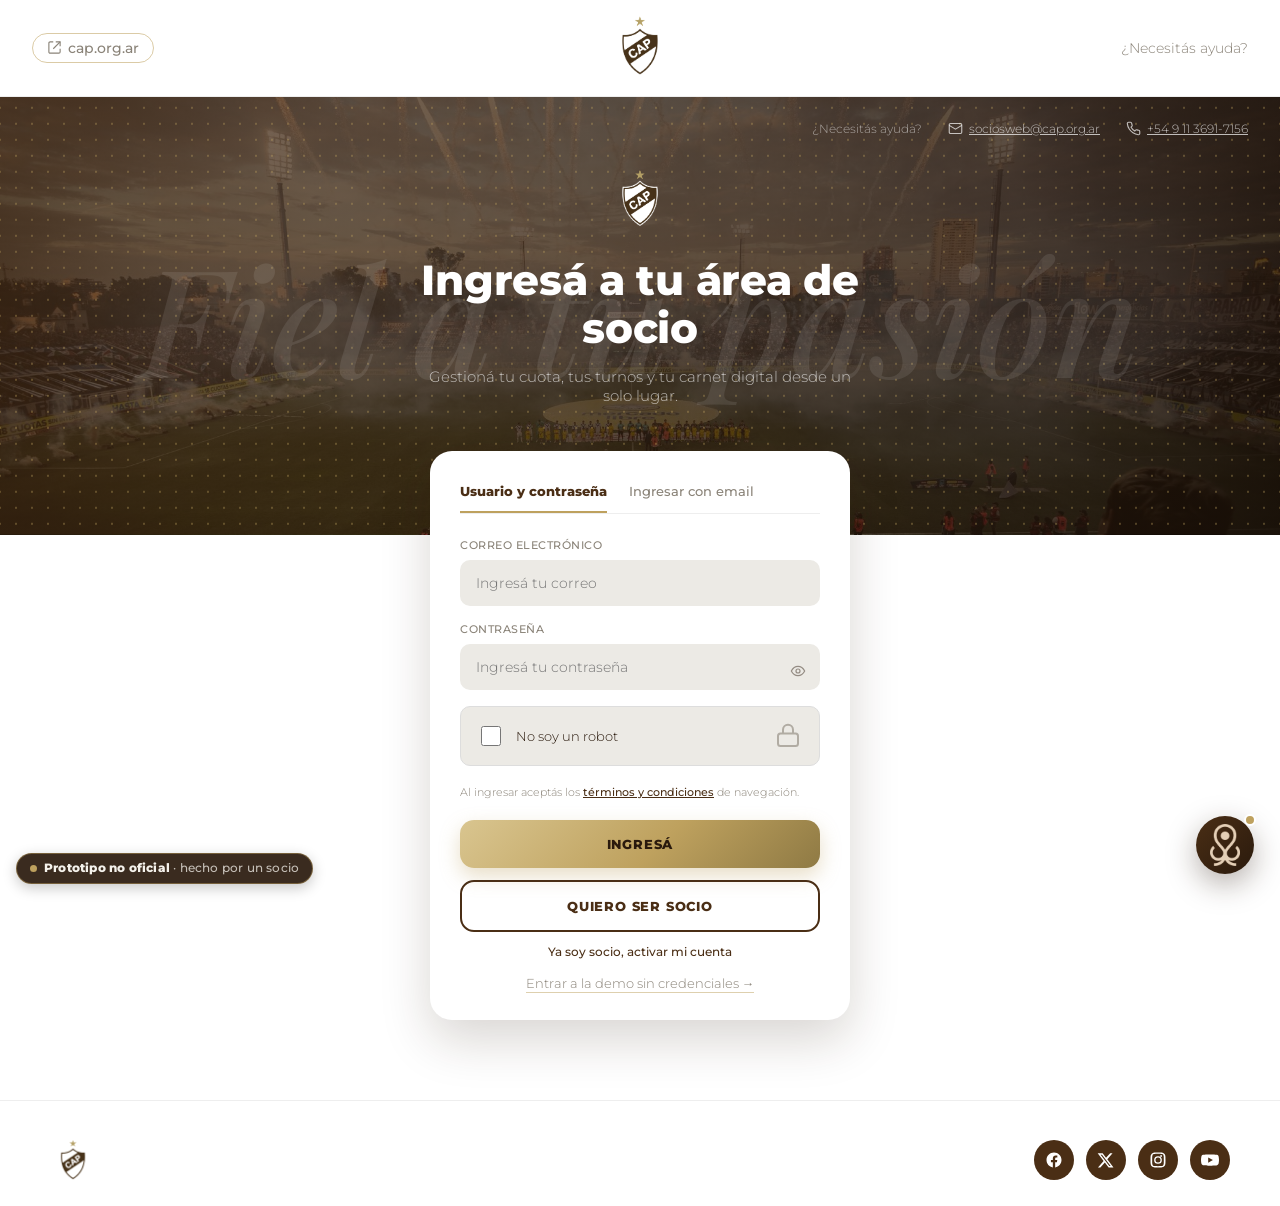
<file: index.html>
<!DOCTYPE html>
<html lang="es-AR">
<head>
<meta charset="UTF-8">
<meta http-equiv="refresh" content="0; url=login.html">
<title>Portal de Socios — Club Atlético Platense</title>

<!-- Metadatos para compartir en redes (capa del prototipo) -->
<meta name="description" content="Prototipo no oficial del Portal de Socios del Club Atlético Platense: nuevo login, credencial digital y sección de pagos. Hecho por un socio.">
<link rel="canonical" href="https://portal-socios-cap.vercel.app/">
<meta property="og:type" content="website">
<meta property="og:site_name" content="Prototipo Portal de Socios CAP">
<meta property="og:locale" content="es_AR">
<meta property="og:url" content="https://portal-socios-cap.vercel.app/">
<meta property="og:title" content="Portal de Socios CAP — Prototipo">
<meta property="og:description" content="Prototipo no oficial del Portal de Socios del Club Atlético Platense: nuevo login, credencial digital y sección de pagos. Hecho por un socio.">
<meta property="og:image" content="https://portal-socios-cap.vercel.app/assets/og/portal-socios-cap.jpg">
<meta property="og:image:type" content="image/jpeg">
<meta property="og:image:width" content="1200">
<meta property="og:image:height" content="630">
<meta property="og:image:alt" content="Pantallas del prototipo del Portal de Socios del Club Atlético Platense">
<meta name="twitter:card" content="summary_large_image">
<meta name="twitter:creator" content="@Camilo_Tense">
<link rel="icon" href="assets/img/favicon-192.png">

<!-- Capa del prototipo publico (no forma parte del diseno aprobado) -->
<link rel="stylesheet" href="assets/css/prototipo.css">
<script src="assets/js/prototipo.js"></script>

<!-- App instalable (PWA) -->
<link rel="manifest" href="/manifest.webmanifest">
<meta name="theme-color" content="#4a2e15">
<link rel="apple-touch-icon" href="/assets/img/pwa/apple-touch-icon.png">
<meta name="apple-mobile-web-app-capable" content="yes">
<meta name="apple-mobile-web-app-status-bar-style" content="black-translucent">
<meta name="apple-mobile-web-app-title" content="Socios CAP">
<meta name="mobile-web-app-capable" content="yes">
<script src="/assets/js/pwa.js" defer></script>
</head>
<body>
<p><a href="login.html">Ingresá al portal de socios</a></p>
</body>
</html>
</file>
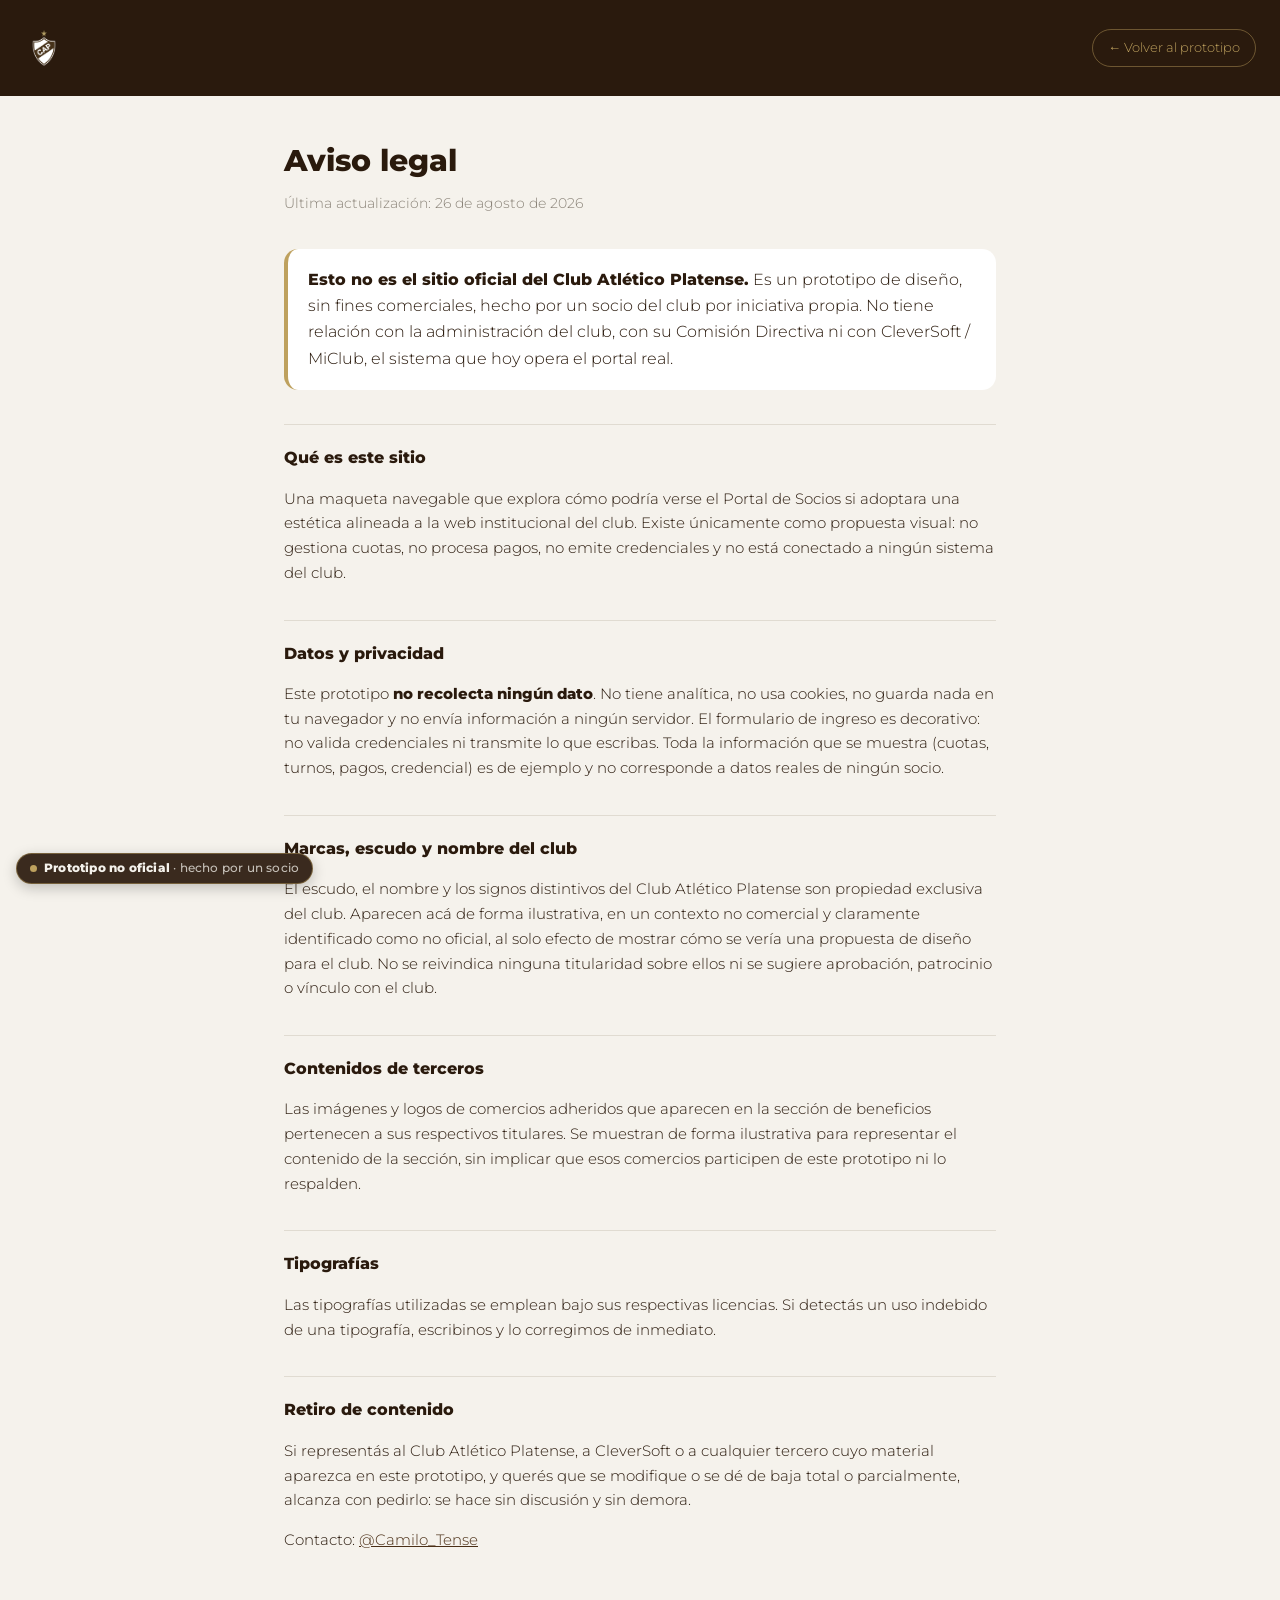
<file: aviso-legal.html>
<!DOCTYPE html>
<html lang="es-AR">
<head>
<meta charset="UTF-8">
<meta name="viewport" content="width=device-width, initial-scale=1">
<title>Aviso legal — Prototipo Portal de Socios</title>
<meta name="robots" content="noindex">
<link rel="stylesheet" href="assets/css/tipografias.css">
<style>

  :root {
    --brown: #4a2e15;
    --brown-dark: #2a1a0d;
    --gold: #bea15e;
    --cream: #f5f2ec;
    --white: #ffffff;
    --gray-text: #8a8378;
    --ink: #2a1a0d;
    --radius: 14px;
  }
  * { box-sizing: border-box; }
  body {
    margin: 0; font-family: 'Montserrat', sans-serif; font-weight: 300;
    background: var(--cream); color: var(--ink); line-height: 1.65;
  }
  .legal-head {
    background: var(--brown-dark); color: var(--white);
    padding: 28px 24px; display: flex; align-items: center; gap: 14px;
  }
  .legal-head img { height: 40px; }
  .legal-head a { color: var(--gold); text-decoration: none; font-size: 13px; margin-left: auto; }
  .legal-head a:hover, .legal-head a:focus-visible { text-decoration: underline; }
  .legal-wrap { max-width: 760px; margin: 0 auto; padding: 40px 24px 72px; }
  .legal-wrap h1 { font-weight: 700; font-size: 30px; margin: 0 0 6px; }
  .legal-wrap .sub { color: var(--gray-text); font-size: 14px; margin: 0 0 34px; }
  .legal-wrap h2 {
    font-weight: 700; font-size: 16px; margin: 34px 0 10px;
    padding-top: 20px; border-top: 1px solid #e0dbd1;
  }
  .legal-wrap p, .legal-wrap li { font-size: 15px; }
  .legal-wrap ul { padding-left: 20px; }
  .legal-wrap a { color: var(--brown); }
  .callout {
    background: var(--white); border-left: 4px solid var(--gold);
    border-radius: var(--radius); padding: 18px 20px; margin: 26px 0;
  }
  .callout strong { font-weight: 700; }
</style>

<!-- Metadatos para compartir en redes (capa del prototipo) -->
<meta name="description" content="Aviso legal del prototipo no oficial del Portal de Socios del Club Atlético Platense.">
<meta name="robots" content="noindex">
<link rel="canonical" href="https://portal-socios-cap.vercel.app/aviso-legal">
<meta property="og:type" content="website">
<meta property="og:site_name" content="Prototipo Portal de Socios CAP">
<meta property="og:locale" content="es_AR">
<meta property="og:url" content="https://portal-socios-cap.vercel.app/aviso-legal">
<meta property="og:title" content="Aviso legal — Prototipo Portal de Socios CAP">
<meta property="og:description" content="Aviso legal del prototipo no oficial del Portal de Socios del Club Atlético Platense.">
<meta property="og:image" content="https://portal-socios-cap.vercel.app/assets/og/portal-socios-cap.jpg">
<meta property="og:image:type" content="image/jpeg">
<meta property="og:image:width" content="1200">
<meta property="og:image:height" content="630">
<meta property="og:image:alt" content="Pantallas del prototipo del Portal de Socios del Club Atlético Platense">
<meta name="twitter:card" content="summary_large_image">
<meta name="twitter:creator" content="@Camilo_Tense">
<link rel="icon" href="assets/img/favicon-192.png">

<!-- Capa del prototipo publico (no forma parte del diseno aprobado) -->
<link rel="stylesheet" href="assets/css/componentes.css">
<link rel="stylesheet" href="assets/css/animaciones.css">
<link rel="stylesheet" href="assets/css/prototipo.css">
<script src="assets/js/prototipo.js"></script>

<!-- App instalable (PWA) -->
<link rel="manifest" href="/manifest.webmanifest">
<meta name="theme-color" content="#4a2e15">
<link rel="apple-touch-icon" href="/assets/img/pwa/apple-touch-icon.png">
<meta name="apple-mobile-web-app-capable" content="yes">
<meta name="apple-mobile-web-app-status-bar-style" content="black-translucent">
<meta name="apple-mobile-web-app-title" content="Socios CAP">
<meta name="mobile-web-app-capable" content="yes">
<script src="/assets/js/pwa.js" defer></script>
</head>
<body>

<header class="legal-head">
  <img src="assets/img/escudo-cap-oficial.png" alt="Escudo del Club Atlético Platense">
  <a href="login.html">&larr; Volver al prototipo</a>
</header>

<main class="legal-wrap">
  <h1>Aviso legal</h1>
  <p class="sub">Última actualización: 26 de agosto de 2026</p>

  <div class="callout">
    <strong>Esto no es el sitio oficial del Club Atlético Platense.</strong> Es un prototipo
    de diseño, sin fines comerciales, hecho por un socio del club por iniciativa propia.
    No tiene relación con la administración del club, con su Comisión Directiva ni con
    CleverSoft / MiClub, el sistema que hoy opera el portal real.
  </div>

  <h2>Qué es este sitio</h2>
  <p>
    Una maqueta navegable que explora cómo podría verse el Portal de Socios si adoptara
    una estética alineada a la web institucional del club. Existe únicamente como propuesta
    visual: no gestiona cuotas, no procesa pagos, no emite credenciales y no está conectado
    a ningún sistema del club.
  </p>

  <h2 id="privacidad">Datos y privacidad</h2>
  <p>
    Este prototipo <strong>no recolecta ningún dato</strong>. No tiene analítica, no usa
    cookies, no guarda nada en tu navegador y no envía información a ningún servidor.
    El formulario de ingreso es decorativo: no valida credenciales ni transmite lo que
    escribas. Toda la información que se muestra (cuotas, turnos, pagos, credencial) es
    de ejemplo y no corresponde a datos reales de ningún socio.
  </p>

  <h2>Marcas, escudo y nombre del club</h2>
  <p>
    El escudo, el nombre y los signos distintivos del Club Atlético Platense son propiedad
    exclusiva del club. Aparecen acá de forma ilustrativa, en un contexto no comercial y
    claramente identificado como no oficial, al solo efecto de mostrar cómo se vería una
    propuesta de diseño para el club. No se reivindica ninguna titularidad sobre ellos ni
    se sugiere aprobación, patrocinio o vínculo con el club.
  </p>

  <h2>Contenidos de terceros</h2>
  <p>
    Las imágenes y logos de comercios adheridos que aparecen en la sección de beneficios
    pertenecen a sus respectivos titulares. Se muestran de forma ilustrativa para
    representar el contenido de la sección, sin implicar que esos comercios participen
    de este prototipo ni lo respalden.
  </p>

  <h2>Tipografías</h2>
  <p>
    Las tipografías utilizadas se emplean bajo sus respectivas licencias. Si detectás un
    uso indebido de una tipografía, escribinos y lo corregimos de inmediato.
  </p>

  <h2>Retiro de contenido</h2>
  <p>
    Si representás al Club Atlético Platense, a CleverSoft o a cualquier tercero cuyo
    material aparezca en este prototipo, y querés que se modifique o se dé de baja
    total o parcialmente, alcanza con pedirlo: se hace sin discusión y sin demora.
  </p>
  <p>
    Contacto: <a href="https://x.com/Camilo_Tense" rel="noopener">@Camilo_Tense</a>
  </p>
</main>

</body>
</html>
</file>
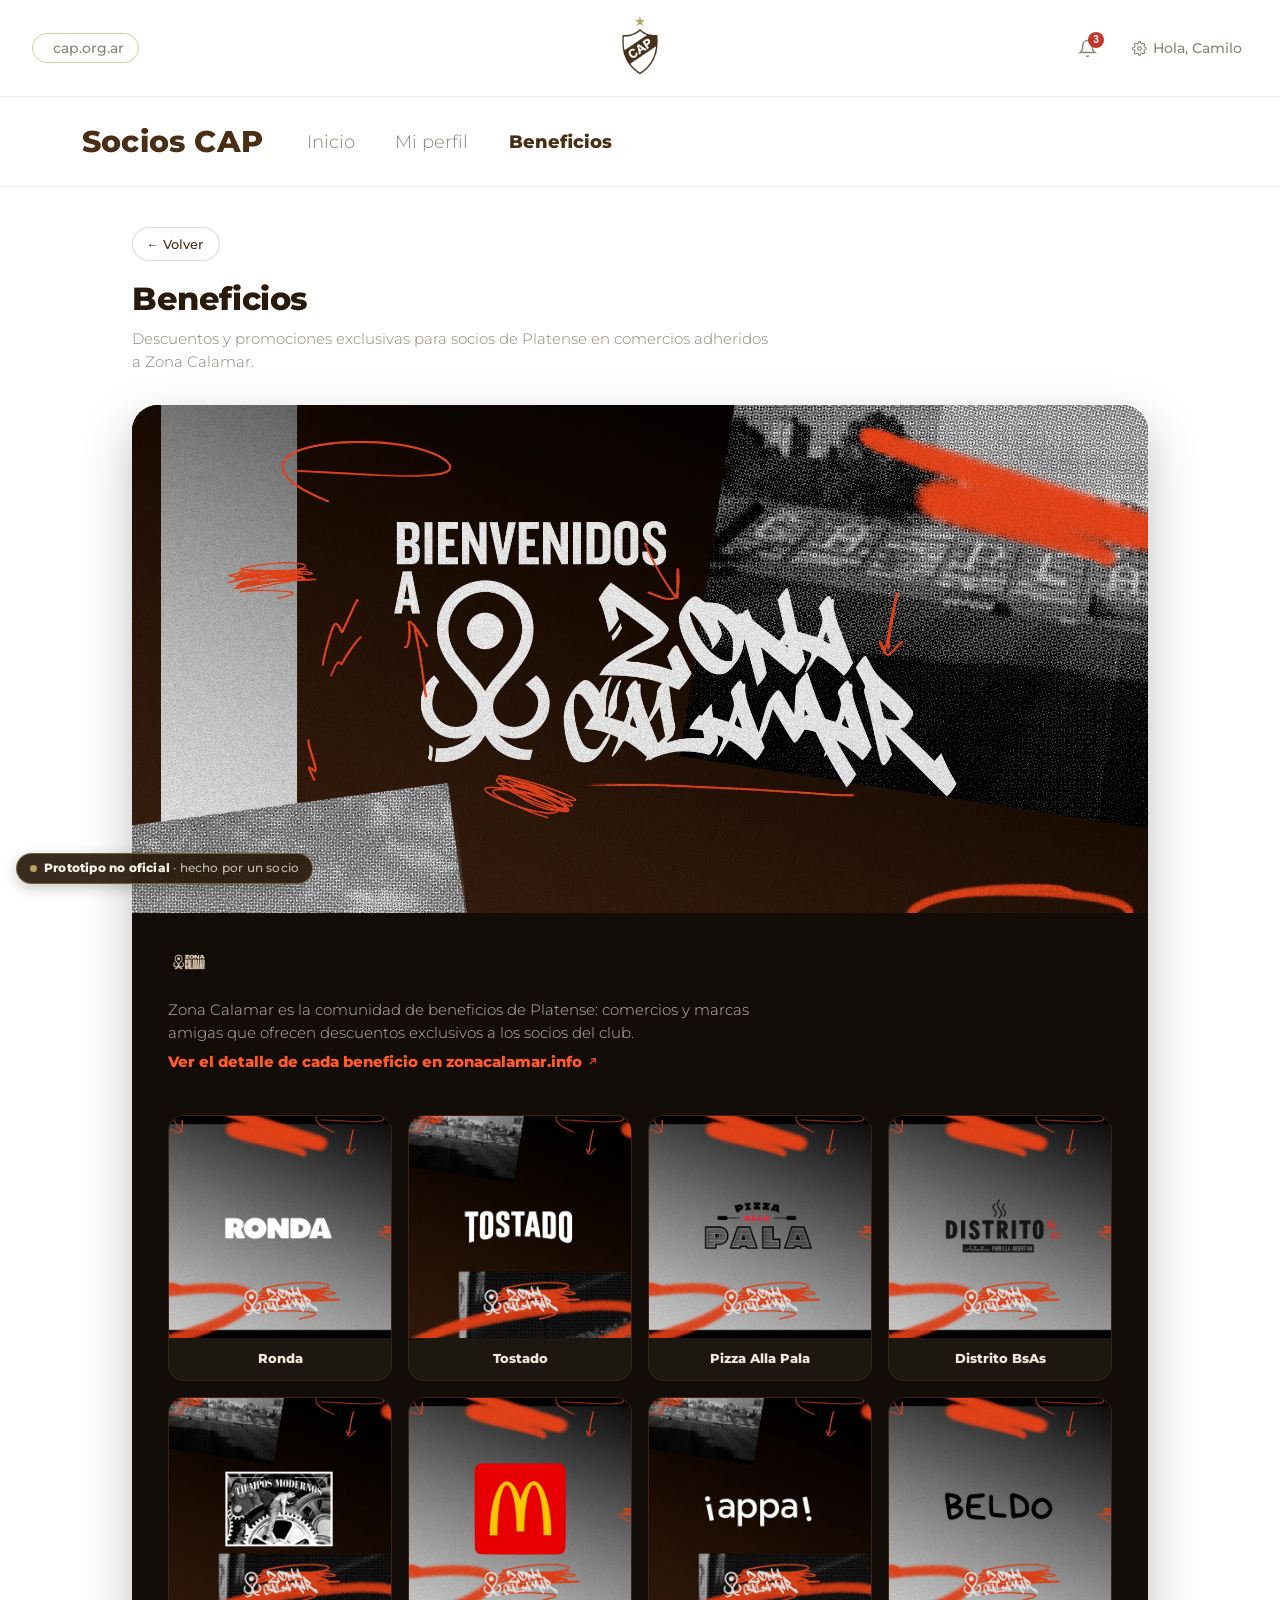
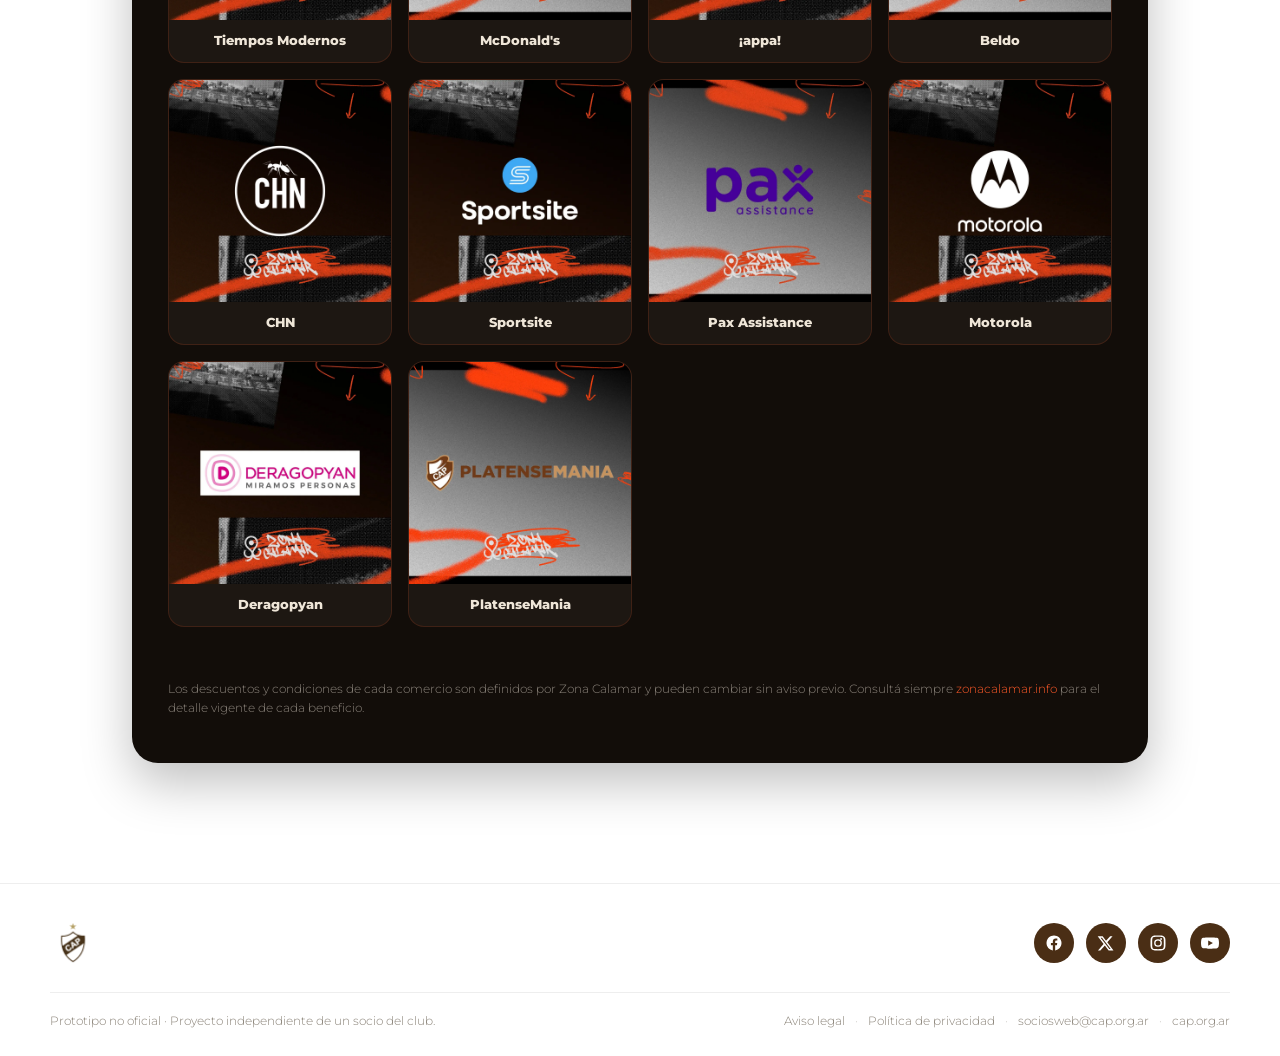
<file: beneficios.html>
<!DOCTYPE html>
<html lang="es-AR">
<head>
<meta charset="UTF-8">
<meta name="viewport" content="width=device-width, initial-scale=1">
<title>Beneficios — Zona Calamar — Portal de Socios CAP</title>
<link rel="stylesheet" href="assets/css/tipografias.css">
<style>

  :root {
    --brown: #4a2e15;
    --brown-dark: #2a1a0d;
    --gold: #bea15e;
    --gold-light: #d9c58f;
    --cream: #f5f2ec;
    --gray-fill: #eceae5;
    --white: #ffffff;
    --gray-text: #8a8378;
    --ink: #2a1a0d;
  }
  * { box-sizing: border-box; min-width: 0; }
  html, body { max-width: 100%; overflow-x: hidden; }
  body { margin: 0; font-family: 'Montserrat', sans-serif; font-weight: 300; background: var(--white); color: var(--ink); }
  a { color: inherit; text-decoration: none; }

  .utility-bar {
    display: grid; grid-template-columns: 1fr auto 1fr; align-items: center;
    padding: 12px 32px; font-size: 14px; color: var(--gray-text); border-bottom: 1px solid #eee;
  }
  .utility-bar .site-link { justify-self: start; display: flex; align-items: center; gap: 6px; }
  .utility-bar img.escudo-mini { height: 68px; justify-self: center; }
  .utility-bar .right { justify-self: end; display: flex; gap: 22px; align-items: center; }

  nav.section-nav { border-bottom: 1px solid #eee; }
  .section-nav-inner {
    display: flex; align-items: center; gap: 44px;
    max-width: 1080px; margin: 0 auto; box-sizing: border-box;
    padding: 26px 32px;
  }
  nav.section-nav .brand { font-weight: 700; font-size: 30px; color: var(--brown); letter-spacing: 0.2px; }
  nav.section-nav .links { display: flex; gap: 34px; font-size: 18px; color: var(--gray-text); }
  nav.section-nav .links a.active { color: var(--brown); font-weight: 700; }
  nav.section-nav .links a:hover { color: var(--brown); }

  main { max-width: 1080px; margin: 0 auto; padding: 40px 32px 80px; }

  .back-link { font-size: 12px; color: var(--gray-text); display: inline-flex; align-items: center; gap: 6px; margin-bottom: 18px; }
  .page-head { display: flex; align-items: flex-end; justify-content: space-between; flex-wrap: wrap; gap: 20px; margin-bottom: 8px; }
  h1.page-title { font-weight: 700; font-size: 32px; color: var(--ink); margin: 0; letter-spacing: -0.4px; }
  .page-sub { font-size: 15px; color: var(--gray-text); margin: 10px 0 0; max-width: 640px; line-height: 1.5; }

  /* Zona Calamar — identidad propia dentro del portal: fondo oscuro + acentos naranja */
  .zc-zone {
    --zc-bg: #120d09;
    --zc-bg-card: #1d1712;
    --zc-orange: #ff5a29;
    --zc-cream: #efe6d8;
    margin-top: 32px; border-radius: 26px; overflow: hidden;
    background: var(--zc-bg); color: var(--zc-cream);
    box-shadow: 0 20px 50px rgba(0,0,0,0.25);
  }
  .zc-hero { position: relative; }
  .zc-hero img { display: block; width: 100%; height: auto; }
  .zc-intro { padding: 34px 36px 8px; }
  .zc-intro .zc-logo { height: 30px; margin-bottom: 18px; }
  .zc-intro p { font-size: 14.5px; line-height: 1.6; color: rgba(239,230,216,0.8); margin: 0 0 6px; max-width: 620px; }
  .zc-intro a.zc-official-link { color: var(--zc-orange); font-weight: 700; }
  .zc-intro a.zc-official-link:hover { text-decoration: underline; }

  .zc-grid {
    display: grid; grid-template-columns: repeat(auto-fill, minmax(180px, 1fr));
    gap: 16px; padding: 26px 36px 40px;
  }
  .zc-card {
    background: var(--zc-bg-card); border-radius: 16px; overflow: hidden;
    border: 1px solid rgba(255,90,41,0.15);
    transition: transform .15s, border-color .15s;
  }
  .zc-card:hover { transform: translateY(-3px); border-color: var(--zc-orange); }
  .zc-card .zc-card-img { aspect-ratio: 1 / 1; overflow: hidden; background: #000; }
  .zc-card img { width: 100%; height: 100%; object-fit: cover; display: block; }
  .zc-card .zc-card-name { padding: 12px 14px 14px; font-size: 13px; font-weight: 700; color: var(--zc-cream); text-align: center; }

  .zc-foot-note { padding: 0 36px 34px; font-size: 12px; color: rgba(239,230,216,0.55); line-height: 1.6; }
  .zc-foot-note a { color: var(--zc-orange); }

  footer.bottom { background: var(--white); color: var(--gray-text); padding: 36px 32px 28px; margin-top: 40px; border-top: 1px solid #eee; }
  .footer-top { max-width: 1180px; margin: 0 auto; display: flex; align-items: center; justify-content: space-between; padding-bottom: 26px; }
  .footer-top img { height: 46px; }
  .social-row { display: flex; gap: 12px; }
  .social-row a { width: 40px; height: 40px; border-radius: 50%; background: var(--brown); color: var(--white); display: flex; align-items: center; justify-content: center; }
  .social-row a:hover { background: var(--gold); color: var(--brown-dark); }
  .social-row svg { width: 18px; height: 18px; }
  .footer-divider { max-width: 1180px; margin: 0 auto; border-top: 1px solid #eee; }
  .footer-bottom-row { max-width: 1180px; margin: 0 auto; display: flex; justify-content: space-between; align-items: center; padding-top: 20px; flex-wrap: wrap; gap: 14px; font-size: 12px; }
  .footer-bottom-row .legal-links { display: flex; gap: 10px; flex-wrap: wrap; align-items: center; }
  .footer-bottom-row .legal-links a { color: var(--gray-text); }
  .footer-bottom-row .legal-links a:hover { color: var(--brown); }
  .footer-bottom-row .dot { opacity: 0.5; }

  @media (max-width: 720px) {
    main { padding: 28px 20px 60px; }
    h1.page-title { font-size: 26px; }
    .zc-intro { padding: 26px 22px 4px; }
    .zc-grid { padding: 20px 22px 30px; grid-template-columns: repeat(auto-fill, minmax(130px, 1fr)); gap: 12px; }
    .footer-top { flex-direction: column; align-items: flex-start; gap: 16px; }
    .footer-bottom-row { flex-direction: column; align-items: flex-start; }
  }

  /* Profile dropdown (desktop) */
  .utility-bar .right { position: relative; }
  .profile-wrap { position: relative; display: inline-flex; align-items: center; }
  .profile-trigger { display: inline-flex; align-items: center; gap: 6px; cursor: pointer; background: none; border: none; font-family: inherit; font-size: inherit; color: inherit; padding: 4px 6px; border-radius: 8px; }
  .profile-trigger:hover { background: var(--gray-fill); }
  .profile-trigger svg { width: 15px; height: 15px; flex-shrink: 0; }
  .profile-dropdown {
    position: absolute; top: 38px; right: 0; z-index: 70;
    background: var(--white); border: 1.5px solid var(--brown); border-radius: 14px;
    box-shadow: 0 14px 34px rgba(42,26,13,0.18); padding: 8px; min-width: 170px;
    display: none; flex-direction: column;
  }
  .profile-dropdown.open { display: flex; }
  .profile-dropdown a { padding: 12px 14px; font-size: 13.5px; color: var(--ink); border-radius: 9px; }
  .profile-dropdown a:hover { background: var(--cream); }

  /* Drawer polish */
  .drawer-head .hello { font-size: 13px; color: var(--gray-text); flex: 1; }
  .drawer-primary { display: flex; gap: 22px; padding: 4px 20px 18px; border-bottom: 1px solid #eee; }
  .drawer-primary a { font-size: 15px; font-weight: 700; color: var(--brown); }
  .drawer-section a { padding: 15px 12px; font-size: 15.5px; }
  .drawer-cta {
    margin: 18px 20px; padding: 15px; border-radius: 14px; border: none; cursor: pointer;
    background: linear-gradient(135deg, var(--gold-light) 0%, var(--gold) 55%, #8f7a44 100%);
    color: var(--brown-dark); font-weight: 700; font-size: 14px; letter-spacing: 0.2px;
    display: flex; align-items: center; justify-content: center; gap: 10px;
    box-shadow: 0 8px 20px rgba(190,161,94,0.35);
  }
  .drawer-cta svg { width: 18px; height: 18px; }
  .drawer-site-link {
    display: flex; align-items: center; gap: 8px; margin-top: auto;
    padding: 16px 20px; font-size: 13px; color: var(--gray-text); border-top: 1px solid #eee;
  }
  .drawer-site-link svg { width: 15px; height: 15px; }

  /* Mobile nav drawer */
  .mobile-wordmark { display: none; }
  .hamburger-btn { display:none; background:none; border:none; cursor:pointer; color:var(--brown); padding:4px; }
  .hamburger-btn svg { width:22px; height:22px; }
  .nav-backdrop { position:fixed; inset:0; background:rgba(0,0,0,0.45); z-index:60; opacity:0; pointer-events:none; transition:opacity .2s; }
  .nav-backdrop.open { opacity:1; pointer-events:auto; }
  .nav-drawer { position:fixed; top:0; right:0; bottom:0; width:82%; max-width:340px; background:var(--white); z-index:61;
    transform:translateX(100%); transition:transform .25s ease; display:flex; flex-direction:column; overflow-y:auto; }
  .nav-drawer.open { transform:translateX(0); }
  .drawer-head { display:flex; align-items:center; gap:12px; padding:20px; border-bottom:1px solid #eee; }
  .drawer-head img { height:40px; }
  .drawer-head .who { font-size:14px; font-weight:700; color:var(--brown); flex:1; }
  .drawer-head .close-drawer { background:none; border:none; color:var(--gray-text); font-size:18px; cursor:pointer; }
  .drawer-section { padding:10px 8px; border-bottom:1px solid #eee; }
  .drawer-section a { display:flex; align-items:center; gap:12px; padding:13px 12px; font-size:14px; color:var(--ink); border-radius:8px; }
  .drawer-section a:hover { background:var(--cream); }
  .drawer-section a svg { width:18px; height:18px; color:var(--brown); flex-shrink:0; }
  .drawer-section a .chev { margin-left:auto; width:14px; height:14px; color:var(--gray-text); }
  .drawer-foot { margin-top:auto; background:var(--brown-dark); color:rgba(255,255,255,0.85); padding:14px 20px; font-size:12px; display:flex; align-items:center; justify-content:space-between; }

  @media (max-width: 760px) {
    .utility-bar .site-link { display:none; }
    .utility-bar .right .icon-label,
    .utility-bar .right > a:not(.hamburger-btn) { display:none; }
    .hamburger-btn { display:flex; }
    .utility-bar { display: flex; justify-content: space-between; align-items: center; }
    .brand-group { display: flex; align-items: center; gap: 8px; }
    .utility-bar img.escudo-mini { height: 46px; }
    .mobile-wordmark { display: inline-block; font-weight: 700; font-size: 15px; color: var(--brown); }
    nav.section-nav { display:none; }
  }
</style>

<!-- Metadatos para compartir en redes (capa del prototipo) -->
<meta name="description" content="Los beneficios de Zona Calamar dentro del portal del socio. Prototipo no oficial.">
<link rel="canonical" href="https://portal-socios-cap.vercel.app/beneficios">
<meta property="og:type" content="website">
<meta property="og:site_name" content="Prototipo Portal de Socios CAP">
<meta property="og:locale" content="es_AR">
<meta property="og:url" content="https://portal-socios-cap.vercel.app/beneficios">
<meta property="og:title" content="Zona Calamar — Prototipo Portal de Socios CAP">
<meta property="og:description" content="Los beneficios de Zona Calamar dentro del portal del socio. Prototipo no oficial.">
<meta property="og:image" content="https://portal-socios-cap.vercel.app/assets/og/portal-socios-cap.jpg">
<meta property="og:image:type" content="image/jpeg">
<meta property="og:image:width" content="1200">
<meta property="og:image:height" content="630">
<meta property="og:image:alt" content="Pantallas del prototipo del Portal de Socios del Club Atlético Platense">
<meta name="twitter:card" content="summary_large_image">
<meta name="twitter:creator" content="@Camilo_Tense">
<link rel="icon" href="assets/img/favicon-192.png">

<!-- Capa del prototipo publico (no forma parte del diseno aprobado) -->
<link rel="stylesheet" href="assets/css/componentes.css">
<link rel="stylesheet" href="assets/css/animaciones.css">
<link rel="stylesheet" href="assets/css/prototipo.css">
<script src="assets/js/prototipo.js"></script>

<!-- App instalable (PWA) -->
<link rel="manifest" href="/manifest.webmanifest">
<meta name="theme-color" content="#4a2e15">
<link rel="apple-touch-icon" href="/assets/img/pwa/apple-touch-icon.png">
<meta name="apple-mobile-web-app-capable" content="yes">
<meta name="apple-mobile-web-app-status-bar-style" content="black-translucent">
<meta name="apple-mobile-web-app-title" content="Socios CAP">
<meta name="mobile-web-app-capable" content="yes">
<script src="/assets/js/pwa.js" defer></script>
<script src="/assets/js/menu-socios.js" defer></script>
<script src="/assets/js/notificaciones.js" defer></script>
</head>
<body>

<div class="utility-bar">
  <a class="site-link" href="https://cap.org.ar" target="_blank" rel="noopener" aria-label="Ir al sitio oficial del club (se abre en una pestaña nueva)">
    <svg viewBox="0 0 24 24" fill="none" stroke="currentColor" stroke-width="1.8" aria-hidden="true"><path d="M14 3h7v7"/><path d="M10 14 21 3"/><path d="M21 14v5a2 2 0 0 1-2 2H5a2 2 0 0 1-2-2V5a2 2 0 0 1 2-2h5"/></svg>
    cap.org.ar
  </a>
  <div class="brand-group">
    <a class="brand-home" href="home.html" aria-label="Ir al inicio del portal">
      <img class="escudo-mini" src="assets/img/escudo-cap-oficial.png" alt="Club Atlético Platense">
      <span class="mobile-wordmark">Socios CAP</span>
    </a>
  </div>
  <div class="right">
    <div class="profile-wrap">
      <button class="profile-trigger" onclick="toggleProfileMenu(event)">
        <svg viewBox="0 0 24 24" fill="none" stroke="currentColor" stroke-width="1.8"><circle cx="12" cy="12" r="3"/><path d="M19.4 15a1.65 1.65 0 0 0 .33 1.82l.06.06a2 2 0 1 1-2.83 2.83l-.06-.06a1.65 1.65 0 0 0-1.82-.33 1.65 1.65 0 0 0-1 1.51V21a2 2 0 0 1-4 0v-.09A1.65 1.65 0 0 0 9 19.4a1.65 1.65 0 0 0-1.82.33l-.06.06a2 2 0 1 1-2.83-2.83l.06-.06a1.65 1.65 0 0 0 .33-1.82 1.65 1.65 0 0 0-1.51-1H3a2 2 0 0 1 0-4h.09A1.65 1.65 0 0 0 4.6 9a1.65 1.65 0 0 0-.33-1.82l-.06-.06a2 2 0 1 1 2.83-2.83l.06.06a1.65 1.65 0 0 0 1.82.33H9a1.65 1.65 0 0 0 1-1.51V3a2 2 0 0 1 4 0v.09a1.65 1.65 0 0 0 1 1.51 1.65 1.65 0 0 0 1.82-.33l.06-.06a2 2 0 1 1 2.83 2.83l-.06.06a1.65 1.65 0 0 0-.33 1.82V9a1.65 1.65 0 0 0 1.51 1H21a2 2 0 0 1 0 4h-.09a1.65 1.65 0 0 0-1.51 1z"/></svg>
        Hola, Camilo
      </button>
      <div class="profile-dropdown" id="profileDropdown">
        <a href="mis-datos.html">Tu perfil</a>
        <a href="login.html">Cerrar sesión</a>
      </div>
    </div>
    <button class="hamburger-btn" onclick="toggleNav(true)" aria-label="Abrir menú">
      <svg viewBox="0 0 24 24" fill="none" stroke="currentColor" stroke-width="1.8"><path d="M3 6h18M3 12h18M3 18h18"/></svg>
    </button>
  </div>
</div>


<div class="nav-backdrop" id="navBackdrop" onclick="toggleNav(false)"></div>
<nav class="nav-drawer" id="navDrawer">
  <div class="drawer-head">
    <span class="hello">Hola, Camilo</span>
    <button class="close-drawer" onclick="toggleNav(false)">✕</button>
  </div>
  <div class="drawer-primary">
    <a href="mis-datos.html">Tu perfil</a>
    <a href="login.html">Cerrar sesión</a>
  </div>
  <div class="drawer-section">
    <a href="home.html"><svg viewBox="0 0 24 24" fill="none" stroke="currentColor" stroke-width="1.8"><path d="M3 12 12 3l9 9"/><path d="M5 10v10h14V10"/></svg>Inicio</a>
    <a href="mis-datos.html"><svg viewBox="0 0 24 24" fill="none" stroke="currentColor" stroke-width="1.8"><circle cx="12" cy="8" r="4"/><path d="M4 21c0-4.4 3.6-8 8-8s8 3.6 8 8"/></svg>Mis Datos</a>
    <a href="pagos-pendientes.html"><svg viewBox="0 0 24 24" fill="none" stroke="currentColor" stroke-width="1.8"><rect x="3" y="6" width="18" height="13" rx="2"/><path d="M3 10h18"/></svg>Mis Pagos Pendientes</a>
    <a href="inscripciones.html"><svg viewBox="0 0 24 24" fill="none" stroke="currentColor" stroke-width="1.8"><rect x="2" y="5" width="20" height="14" rx="2"/><path d="M2 10h20"/></svg>Inscripciones / Débito automático</a>
    <a href="turnos.html"><svg viewBox="0 0 24 24" fill="none" stroke="currentColor" stroke-width="1.8"><circle cx="12" cy="12" r="9"/><path d="M12 7v5l3 3"/></svg>Mis Turnos</a>
    <a href="pagos-realizados.html"><svg viewBox="0 0 24 24" fill="none" stroke="currentColor" stroke-width="1.8"><path d="M6 3h9l3 3v15H6z"/><path d="M9 8h6M9 12h6M9 16h4"/></svg>Mis Pagos Realizados</a>
    <a href="beneficios.html"><svg viewBox="0 0 24 24" fill="none" stroke="currentColor" stroke-width="1.8"><path d="M20 12V8H6a2 2 0 0 1 0-4h12v4"/><path d="M4 6v12a2 2 0 0 0 2 2h14v-4"/><path d="M18 12a2 2 0 0 0 0 4h4v-4Z"/></svg>Beneficios</a>
    <a href="#"><svg viewBox="0 0 24 24" fill="none" stroke="currentColor" stroke-width="1.8"><path d="M21 11.5a8.4 8.4 0 0 1-8.4 8.4 8.5 8.5 0 0 1-4-.9L3 20l1-5.5A8.4 8.4 0 1 1 21 11.5Z"/></svg>Mis Sugerencias</a>
  </div>
  <button class="drawer-cta">
    <svg viewBox="0 0 24 24" fill="none" stroke="currentColor" stroke-width="1.8"><path d="M8 21h8M12 17v4M17 4H7v6a5 5 0 0 0 10 0V4Z"/><path d="M7 6H4a1 1 0 0 0-1 1v1a4 4 0 0 0 4 4M17 6h3a1 1 0 0 1 1 1v1a4 4 0 0 1-4 4"/></svg>
    Sumate a Zona Calamar
  </button>
  <a class="drawer-site-link" href="https://cap.org.ar" target="_blank" rel="noopener" aria-label="Ir al sitio oficial del club (se abre en una pestaña nueva)">
    <svg viewBox="0 0 24 24" fill="none" stroke="currentColor" stroke-width="1.8" aria-hidden="true"><path d="M14 3h7v7"/><path d="M10 14 21 3"/><path d="M21 14v5a2 2 0 0 1-2 2H5a2 2 0 0 1-2-2V5a2 2 0 0 1 2-2h5"/></svg>
    cap.org.ar
  </a>
</nav>
<nav class="section-nav">
  <div class="section-nav-inner">
  <a class="brand brand-home" href="home.html">Socios CAP</a>
  <div class="links">
    <a href="home.html" data-label="Inicio">Inicio</a>
    <a href="mis-datos.html" data-label="Mi perfil">Mi perfil</a>
    <a href="beneficios.html" class="active" data-label="Beneficios">Beneficios</a>
  </div>
  </div>
</nav>

<main>
  <a class="back-link" href="home.html">← Volver</a>
  <div class="page-head">
    <div>
      <h1 class="page-title">Beneficios</h1>
      <p class="page-sub">Descuentos y promociones exclusivas para socios de Platense en comercios adheridos a Zona Calamar.</p>
    </div>
  </div>

  <section class="zc-zone" aria-labelledby="zcHeading">
    <div class="zc-hero">
      <img src="assets/img/zona-calamar/hero-banner.webp" alt="Bienvenidos a Zona Calamar" loading="eager">
    </div>
    <div class="zc-intro">
      <img class="zc-logo" src="assets/img/zona-calamar/logo-horizontal.webp" alt="Zona Calamar">
      <h2 id="zcHeading" style="position:absolute; width:1px; height:1px; overflow:hidden; clip:rect(0 0 0 0);">Comercios adheridos</h2>
      <p>Zona Calamar es la comunidad de beneficios de Platense: comercios y marcas amigas que ofrecen descuentos exclusivos a los socios del club.</p>
      <p><a class="zc-official-link" href="https://zonacalamar.info/beneficios/" target="_blank" rel="noopener">Ver el detalle de cada beneficio en zonacalamar.info <svg class="zc-official-link__ico" viewBox="0 0 24 24" width="13" height="13" fill="none" stroke="currentColor" stroke-width="2" aria-hidden="true"><path d="M7 17 17 7M9 7h8v8"/></svg></a></p>
    </div>

    <div class="zc-grid">
      <div class="zc-card"><div class="zc-card-img"><img src="assets/img/zona-calamar/placa-ronda.webp" alt="Ronda" loading="lazy"></div><div class="zc-card-name">Ronda</div></div>
      <div class="zc-card"><div class="zc-card-img"><img src="assets/img/zona-calamar/placa-tostado.webp" alt="Tostado" loading="lazy"></div><div class="zc-card-name">Tostado</div></div>
      <div class="zc-card"><div class="zc-card-img"><img src="assets/img/zona-calamar/placa-pizza-alla-pala.webp" alt="Pizza Alla Pala" loading="lazy"></div><div class="zc-card-name">Pizza Alla Pala</div></div>
      <div class="zc-card"><div class="zc-card-img"><img src="assets/img/zona-calamar/placa-distrito-bsas.webp" alt="Distrito BsAs — Auténtica Parrilla Argentina" loading="lazy"></div><div class="zc-card-name">Distrito BsAs</div></div>
      <div class="zc-card"><div class="zc-card-img"><img src="assets/img/zona-calamar/placa-tiempos-modernos.webp" alt="Tiempos Modernos" loading="lazy"></div><div class="zc-card-name">Tiempos Modernos</div></div>
      <div class="zc-card"><div class="zc-card-img"><img src="assets/img/zona-calamar/placa-mcdonalds.webp" alt="McDonald's" loading="lazy"></div><div class="zc-card-name">McDonald's</div></div>
      <div class="zc-card"><div class="zc-card-img"><img src="assets/img/zona-calamar/placa-appa.webp" alt="¡appa!" loading="lazy"></div><div class="zc-card-name">¡appa!</div></div>
      <div class="zc-card"><div class="zc-card-img"><img src="assets/img/zona-calamar/placa-beldo.webp" alt="Beldo" loading="lazy"></div><div class="zc-card-name">Beldo</div></div>
      <div class="zc-card"><div class="zc-card-img"><img src="assets/img/zona-calamar/placa-chn.webp" alt="CHN" loading="lazy"></div><div class="zc-card-name">CHN</div></div>
      <div class="zc-card"><div class="zc-card-img"><img src="assets/img/zona-calamar/placa-sportsite.webp" alt="Sportsite" loading="lazy"></div><div class="zc-card-name">Sportsite</div></div>
      <div class="zc-card"><div class="zc-card-img"><img src="assets/img/zona-calamar/placa-pax-assistance.webp" alt="Pax Assistance" loading="lazy"></div><div class="zc-card-name">Pax Assistance</div></div>
      <div class="zc-card"><div class="zc-card-img"><img src="assets/img/zona-calamar/placa-motorola.webp" alt="Motorola" loading="lazy"></div><div class="zc-card-name">Motorola</div></div>
      <div class="zc-card"><div class="zc-card-img"><img src="assets/img/zona-calamar/placa-deragopyan.webp" alt="Deragopyan" loading="lazy"></div><div class="zc-card-name">Deragopyan</div></div>
      <div class="zc-card"><div class="zc-card-img"><img src="assets/img/zona-calamar/placa-platensemania.webp" alt="PlatenseMania" loading="lazy"></div><div class="zc-card-name">PlatenseMania</div></div>
    </div>

    <p class="zc-foot-note">Los descuentos y condiciones de cada comercio son definidos por Zona Calamar y pueden cambiar sin aviso previo. Consultá siempre <a href="https://zonacalamar.info/beneficios/" target="_blank" rel="noopener">zonacalamar.info</a> para el detalle vigente de cada beneficio.</p>
  </section>
</main>

<footer class="bottom">
  <div class="footer-top">
    <img src="assets/img/escudo-cap-oficial.png" alt="Club Atlético Platense">
    <div class="social-row">
      <a href="#" aria-label="Facebook"><svg viewBox="0 0 24 24"><path fill="currentColor" d="M22 12.06C22 6.51 17.52 2 12 2S2 6.51 2 12.06c0 5 3.66 9.15 8.44 9.94v-7.03H7.9v-2.91h2.54V9.85c0-2.5 1.49-3.89 3.77-3.89 1.09 0 2.24.2 2.24.2v2.46h-1.26c-1.24 0-1.63.77-1.63 1.56v1.88h2.78l-.44 2.91h-2.34V22c4.78-.79 8.44-4.94 8.44-9.94Z"/></svg></a>
      <a href="#" aria-label="X"><svg viewBox="0 0 24 24"><path fill="currentColor" d="M17.53 3h3.2l-7 8 8.24 10.9h-6.45l-5.05-6.62L4.5 21.9H1.3l7.49-8.56L.9 3h6.6l4.56 6.03L17.53 3Zm-1.12 17h1.77L6.66 4.86H4.76L16.41 20Z"/></svg></a>
      <a href="#" aria-label="Instagram"><svg viewBox="0 0 24 24"><path fill="currentColor" d="M12 2c2.72 0 3.06.01 4.12.06 1.06.05 1.79.22 2.43.47.66.26 1.21.6 1.76 1.15.5.5.9 1.1 1.15 1.76.25.64.42 1.37.47 2.43.05 1.06.06 1.4.06 4.12s-.01 3.06-.06 4.12c-.05 1.06-.22 1.79-.47 2.43a4.9 4.9 0 0 1-1.15 1.76c-.5.5-1.1.9-1.76 1.15-.64.25-1.37.42-2.43.47-1.06.05-1.4.06-4.12.06s-3.06-.01-4.12-.06c-1.06-.05-1.79-.22-2.43-.47a4.9 4.9 0 0 1-1.76-1.15 4.9 4.9 0 0 1-1.15-1.76c-.25-.64-.42-1.37-.47-2.43C2.01 15.06 2 14.72 2 12s.01-3.06.06-4.12c.05-1.06.22-1.79.47-2.43.26-.66.6-1.21 1.15-1.76A4.9 4.9 0 0 1 5.44 2.53c.64-.25 1.37-.42 2.43-.47C8.94 2.01 9.28 2 12 2Zm0 1.8c-2.67 0-2.99.01-4.04.06-.87.04-1.34.18-1.65.3-.42.16-.71.35-1.02.66-.31.31-.5.6-.66 1.02-.12.31-.26.78-.3 1.65C4.28 8.53 4.27 8.85 4.27 12s.01 3.47.06 4.51c.04.87.18 1.34.3 1.65.16.42.35.71.66 1.02.31.31.6.5 1.02.66.31.12.78.26 1.65.3 1.05.05 1.37.06 4.04.06s2.99-.01 4.04-.06c.87-.04 1.34-.18 1.65-.3.42-.16.71-.35 1.02-.66.31-.31.5-.6.66-1.02.12-.31.26-.78.3-1.65.05-1.04.06-1.36.06-4.51s-.01-3.47-.06-4.51c-.04-.87-.18-1.34-.3-1.65a2.7 2.7 0 0 0-.66-1.02 2.7 2.7 0 0 0-1.02-.66c-.31-.12-.78-.26-1.65-.3C14.99 3.81 14.67 3.8 12 3.8Zm0 3.06a5.14 5.14 0 1 1 0 10.28 5.14 5.14 0 0 1 0-10.28Zm0 1.8a3.34 3.34 0 1 0 0 6.68 3.34 3.34 0 0 0 0-6.68Zm5.34-1.98a1.2 1.2 0 1 1-2.4 0 1.2 1.2 0 0 1 2.4 0Z"/></svg></a>
      <a href="#" aria-label="YouTube"><svg viewBox="0 0 24 24"><path fill="currentColor" d="M23.5 7.19a3.02 3.02 0 0 0-2.12-2.14C19.5 4.5 12 4.5 12 4.5s-7.5 0-9.38.55A3.02 3.02 0 0 0 .5 7.19 31.6 31.6 0 0 0 0 12a31.6 31.6 0 0 0 .5 4.81 3.02 3.02 0 0 0 2.12 2.14C4.5 19.5 12 19.5 12 19.5s7.5 0 9.38-.55a3.02 3.02 0 0 0 2.12-2.14A31.6 31.6 0 0 0 24 12a31.6 31.6 0 0 0-.5-4.81ZM9.6 15.5v-7l6.27 3.5-6.27 3.5Z"/></svg></a>
    </div>
  </div>
  <div class="footer-divider"></div>
  <div class="footer-bottom-row">
    <span>Prototipo no oficial · Proyecto independiente de un socio del club.</span>
    <div class="legal-links">
      <a href="aviso-legal.html">Aviso legal</a><span class="dot">·</span>
      <a href="aviso-legal.html#privacidad">Política de privacidad</a><span class="dot">·</span>
      <a href="mailto:sociosweb@cap.org.ar">sociosweb@cap.org.ar</a><span class="dot">·</span>
      <a href="https://cap.org.ar">cap.org.ar</a>
    </div>
  </div>
</footer>

<script>
function toggleNav(open) {
  document.getElementById('navDrawer').classList.toggle('open', open);
  document.getElementById('navBackdrop').classList.toggle('open', open);
}
</script>
<script>
function toggleProfileMenu(e) {
  e.stopPropagation();
  document.getElementById('profileDropdown').classList.toggle('open');
}
document.addEventListener('click', function () {
  var dd = document.getElementById('profileDropdown');
  if (dd) dd.classList.remove('open');
});
</script>
</body>
</html>
</file>
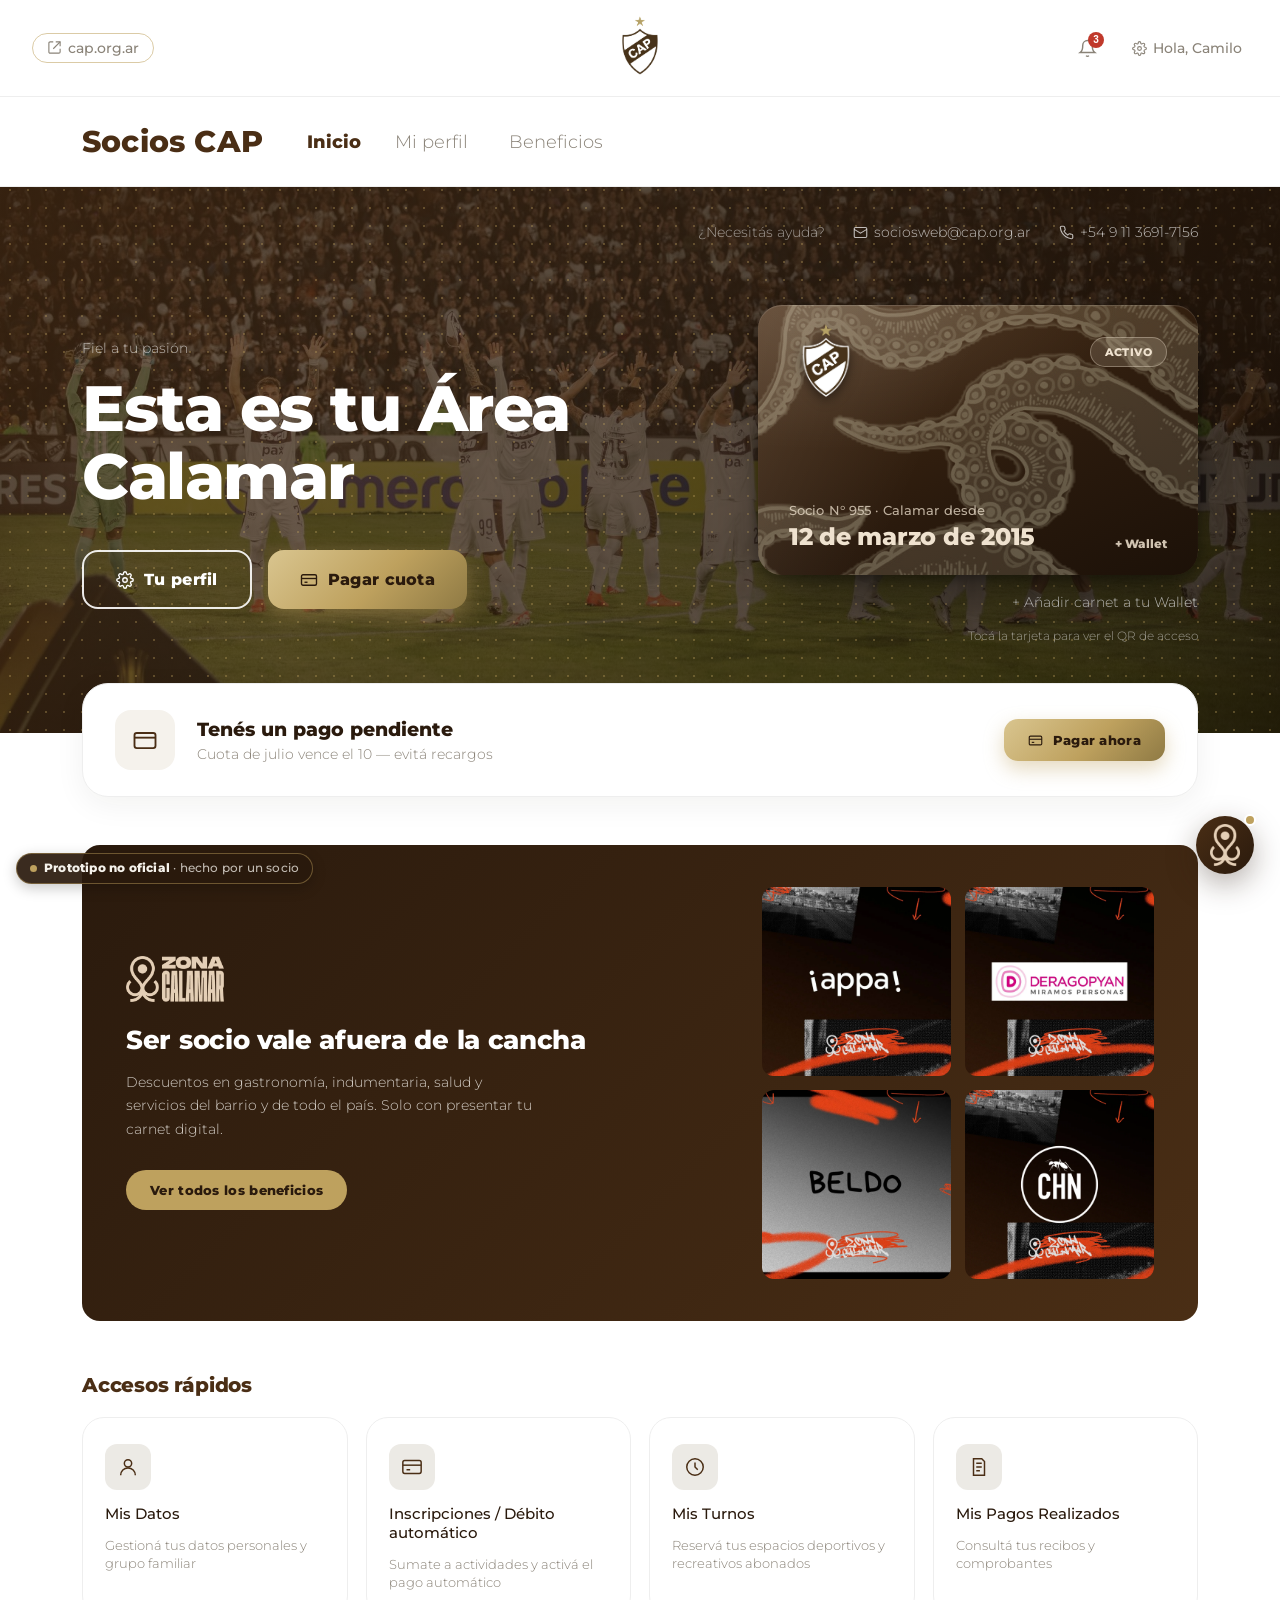
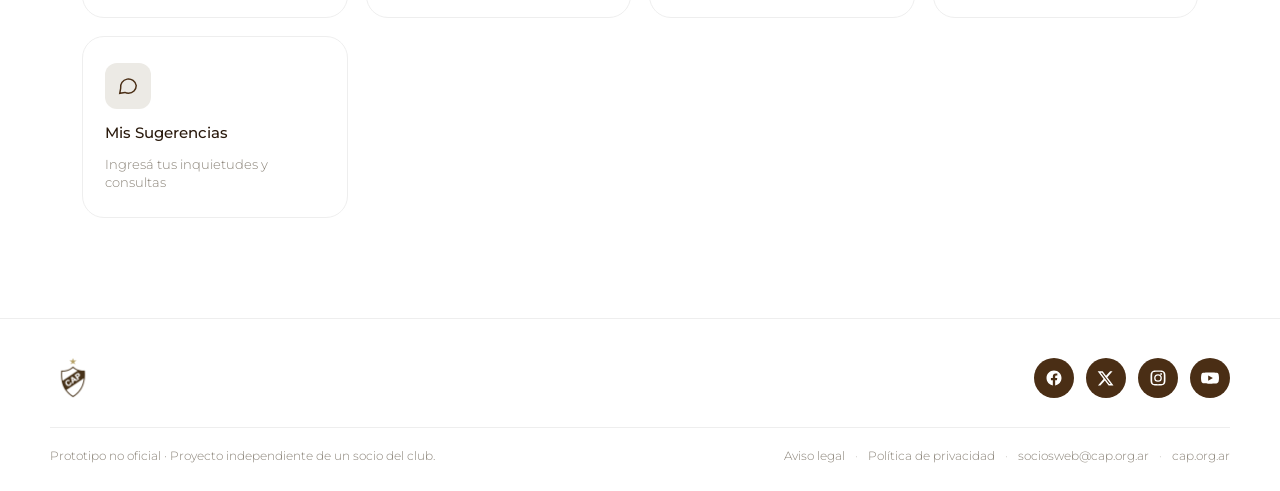
<file: home.html>
<!DOCTYPE html>
<html lang="es-AR">
<head>
<meta charset="UTF-8">
<meta name="viewport" content="width=device-width, initial-scale=1">
<title>Portal de Socios — Club Atlético Platense</title>
<link rel="stylesheet" href="assets/css/tipografias.css">
<style>

  :root {
    --brown: #4a2e15;
    --brown-dark: #2a1a0d;
    --gold: #bea15e;
    --gold-light: #d9c58f;
    --cream: #f5f2ec;
    --gray-fill: #eceae5;
    --white: #ffffff;
    --gray-text: #8a8378;
    --ink: #2a1a0d;
  }
  * { box-sizing: border-box; min-width: 0; }
  html, body { max-width: 100%; overflow-x: hidden; }
  body { margin: 0; font-family: 'Montserrat', sans-serif; font-weight: 300; background: var(--white); color: var(--ink); }
  a { color: inherit; text-decoration: none; }

  .utility-bar {
    display: grid; grid-template-columns: 1fr auto 1fr; align-items: center;
    padding: 12px 32px; font-size: 14px; color: var(--gray-text); border-bottom: 1px solid #eee;
  }
  .utility-bar .site-link { justify-self: start; display: flex; align-items: center; gap: 6px; }
  .utility-bar img.escudo-mini { height: 68px; justify-self: center; }
  .utility-bar .right { justify-self: end; display: flex; gap: 22px; align-items: center; }
  .icon-label { display: inline-flex; align-items: center; gap: 6px; }
  .icon-label svg, .site-link svg { width: 15px; height: 15px; flex-shrink: 0; }

  nav.section-nav { border-bottom: 1px solid #eee; }
  .section-nav-inner {
    display: flex; align-items: center; gap: 44px;
    max-width: 1180px; margin: 0 auto; box-sizing: border-box;
    padding: 26px 32px;
  }
  nav.section-nav .brand { font-weight: 700; font-size: 30px; color: var(--brown); letter-spacing: 0.2px; }
  nav.section-nav .links { display: flex; gap: 34px; font-size: 18px; color: var(--gray-text); }
  nav.section-nav .links a.active { color: var(--gold-light2, var(--brown)); font-weight: 700; }
  nav.section-nav .links a:hover { color: var(--brown); }

  .hero-help {
    display: flex; justify-content: flex-end; gap: 28px;
    font-size: 14px; color: rgba(255,255,255,0.55); margin-bottom: 64px;
  }
  .hero-help a { color: rgba(255,255,255,0.7); }

  .hero {
    position: relative;
    /* Foto de fondo intercambiable: cambiá solo esta url() para usar otra imagen de /images.
       Opciones disponibles: HFjetLsW0AAxfkS.jpg (plantel festejando, actual), HGdK1NGXAAAuD5C.jpg
       (fuegos artificiales — usada en login.html), HHPvaIVXAAEgwFf.jpg (tribuna + pantalla),
       HHvqIlxXoAE4i6s.jpg ("BIENVENIDOS" en el marcador), HFjetMIWIAAThJa.jpg (bandera hinchada). */
    --hero-photo: url('images/HFjetLsW0AAxfkS.jpg');
    background:
      radial-gradient(rgba(190,161,94,0.35) 1.2px, transparent 1.2px),
      linear-gradient(135deg, rgba(74,46,21,0.72) 0%, rgba(28,17,8,0.82) 100%),
      var(--hero-photo);
    background-size: 18px 18px, cover, cover;
    background-position: center, center, center 35%;
    background-repeat: repeat, no-repeat, no-repeat;
    padding: 36px 0 90px;
    color: var(--white);
  }
  .hero-inner { max-width: 1180px; margin: 0 auto; padding: 0 32px; box-sizing: border-box; }
  .hero .row {
    display: flex;
    align-items: center;
    justify-content: space-between;
    gap: 40px;
    flex-wrap: nowrap;
  }
  .hero .copy { max-width: 640px; min-width: 0; flex-shrink: 1; }
  .hero .member-card-wrap { flex-shrink: 0; }
  .hero .eyebrow { font-size: 14px; color: rgba(255,255,255,0.65); display: block; margin-bottom: 18px; }
  .hero h1 { font-weight: 700; font-size: 64px; margin: 0; line-height: 1.06; letter-spacing: -1.5px; }
  .hero .actions { display: flex; gap: 16px; margin-top: 40px; flex-wrap: wrap; }
  .btn-pill {
    display: inline-flex; align-items: center; justify-content: center; gap: 10px;
    padding: 18px 32px; border-radius: 16px;
    font-family: 'Montserrat', sans-serif; font-weight: 700; font-size: 16px; letter-spacing: 0.3px;
    cursor: pointer; border: none;
  }
  .btn-pill svg { width: 18px; height: 18px; flex-shrink: 0; }
  .btn-pill.btn-sm { padding: 13px 24px; font-size: 13px; border-radius: 14px; }
  .btn-pill.btn-sm svg { width: 15px; height: 15px; }
  .btn-outline { background: transparent; color: var(--white); border: 2px solid rgba(255,255,255,0.9); }
  .btn-outline:hover { background: rgba(255,255,255,0.1); }
  .btn-fill { background: linear-gradient(135deg, var(--gold-light) 0%, var(--gold) 55%, #8f7a44 100%); color: var(--brown-dark); box-shadow: 0 8px 20px rgba(190,161,94,0.4); }
  .btn-fill:hover { filter: brightness(1.05); box-shadow: 0 10px 26px rgba(190,161,94,0.5); }

  .member-card-wrap { display: flex; flex-direction: column; align-items: flex-end; gap: 18px; width: 440px; max-width: 100%; }
  .wallet-link { font-size: 14px; color: rgba(255,255,255,0.8); display: inline-flex; align-items: center; gap: 6px; }

  /* Tarjeta de socio 3D giratoria (frente glossy + dorso con QR) — mismo componente que mis-datos.html */
  :root { --brown-darkest: #1c1108; }
  .socio-card { width: 100%; max-width: 440px; aspect-ratio: 440 / 270; perspective: 1400px; }
  .socio-card__inner {
    position: relative; width: 100%; height: 100%; transform-style: preserve-3d;
    transition: transform .6s cubic-bezier(.4,.1,.2,1); cursor: pointer;
  }
  .socio-card__side { position: absolute; inset: 0; backface-visibility: hidden; }
  .socio-card__side--back { transform: rotateY(180deg); }
  .socio-card__face {
    position: relative; width: 100%; height: 100%; border-radius: 24px; overflow: hidden;
    background: linear-gradient(155deg, var(--brown) 0%, var(--brown-dark) 60%, var(--brown-darkest) 100%);
    color: #efe2cf;
    box-shadow: 0 30px 60px -14px rgba(0,0,0,.5), 0 4px 12px rgba(0,0,0,.3), inset 0 1px 1px rgba(255,255,255,.15);
  }
  .socio-card__emboss {
    position: absolute; inset: 0;
    background: linear-gradient(115deg, rgba(255,255,255,.10), transparent 42%), radial-gradient(120% 90% at 15% 0%, rgba(255,255,255,.10), transparent 60%);
  }
  /* El dorado viene horneado en la imagen: Safari/iOS pierde la opacidad
     cuando se combina filter con opacity dentro de la tarjeta 3D. */
  .socio-card__trama { position: absolute; inset: 0; opacity: .34; }
  .socio-card__trama .tentaculos {
    position: absolute; inset: -12% -8%;
    background-image: url('assets/img/carnet/tentaculos-dorado.webp');
    background-size: 640px auto; background-repeat: no-repeat; background-position: -20px -20px;
  }
  .socio-card__logo { position: absolute; top: 5%; left: 6%; height: 31%; width: auto; filter: drop-shadow(0 3px 6px rgba(0,0,0,.5)); }
  .socio-card__pill {
    position: absolute; top: 12%; right: 7%;
    font: 700 11px 'Montserrat', sans-serif; letter-spacing: .04em; padding: 7px 14px; border-radius: 999px; white-space: nowrap;
    background: rgba(239,226,207,.16); color: #efe2cf; border: 1px solid rgba(239,226,207,.35);
  }
  .socio-card__foot { position: absolute; left: 7%; right: 7%; bottom: 9%; display: flex; align-items: flex-end; justify-content: space-between; }
  .socio-card__socio-line { font: 500 12.5px 'Montserrat', sans-serif; letter-spacing: .01em; opacity: .75; margin: 0 0 6px; }
  .socio-card__name { font: 700 24px/1.1 'Montserrat', sans-serif; margin: 0; letter-spacing: -.01em; }
  .socio-card__wallet-link { font: 700 12px 'Montserrat', sans-serif; text-decoration: none; color: #efe2cf; opacity: .85; display: flex; align-items: center; gap: 6px; }
  .socio-card__shine { position: absolute; inset: 0; pointer-events: none; mix-blend-mode: overlay; }
  .socio-card__sweep {
    position: absolute; top: -50%; left: -60%; width: 40%; height: 200%;
    background: linear-gradient(75deg, transparent 30%, rgba(255,255,255,.28) 48%, transparent 66%);
    transform: rotate(8deg); animation: socioCardSweep 4.5s ease-in-out infinite; pointer-events: none;
  }
  @keyframes socioCardSweep { 0% { left: -60%; } 55% { left: 130%; } 100% { left: 130%; } }
  @media (prefers-reduced-motion: reduce) {
    .socio-card__sweep { animation: none; }
    .socio-card__inner { transition: none; }
  }
  .socio-card__back-header { position: absolute; top: 11%; left: 7%; display: flex; align-items: center; gap: 12px; }
  .socio-card__back-header img { height: 34px; }
  .socio-card__back-header .club-name { margin: 0; font: 700 13px 'Montserrat', sans-serif; }
  .socio-card__back-header .club-sub { margin: 2px 0 0; font: 500 11px 'Montserrat', sans-serif; opacity: .65; }
  .socio-card__qr-col {
    position: absolute; top: 0; bottom: 0; right: 0; width: 42%;
    display: flex; flex-direction: column; align-items: center; justify-content: center; gap: 10px;
  }
  .socio-card__qr-box { background: #fff; border-radius: 14px; padding: 10px; box-shadow: 0 6px 18px rgba(0,0,0,.35); }
  .socio-card__qr-box img { display: block; width: 84px; height: 84px; }
  .socio-card__qr-caption { margin: 0; font: 600 10px 'Montserrat', sans-serif; letter-spacing: .06em; opacity: .75; text-align: center; }
  .socio-card__back-info { position: absolute; left: 7%; bottom: 10%; display: flex; flex-direction: column; gap: 10px; }
  .socio-card__back-info .label { margin: 0; font: 600 10px 'Montserrat', sans-serif; letter-spacing: .08em; opacity: .55; }
  .socio-card__back-info .value { margin: 2px 0 0; font: 700 17px/1 ui-monospace, 'SFMono-Regular', Consolas, monospace; letter-spacing: .02em; }
  .socio-card-hint { font-size: 11.5px; color: rgba(255,255,255,0.55); }

  main { max-width: 1180px; margin: -50px auto 0; padding: 0 32px 80px; position: relative; z-index: 2; }

  .section-title { font-weight: 700; font-size: 20px; color: var(--brown); margin: 0 0 20px; letter-spacing: -0.2px; }

  .wide-card {
    background: var(--white); border: 1px solid #eee; border-radius: 26px;
    padding: 26px 32px; display: flex; align-items: center; justify-content: space-between;
    box-shadow: 0 8px 30px rgba(42,26,13,0.06); margin-bottom: 32px;
  }
  .wide-card .info { display: flex; align-items: center; gap: 22px; }
  .wide-card .swatch { width: 60px; height: 60px; border-radius: 16px; background: var(--cream); display: flex; align-items: center; justify-content: center; color: var(--gold-dark, #8f7a44); flex-shrink: 0; }
  .wide-card .swatch svg { width: 28px; height: 28px; stroke: var(--brown); }
  .wide-card .text b { display: block; font-size: 19px; color: var(--ink); font-weight: 700; margin-bottom: 3px; }
  .wide-card .text span { font-size: 14px; color: var(--gray-text); }

  .grid { display: grid; grid-template-columns: repeat(auto-fill, minmax(250px, 1fr)); gap: 18px; }
  .tile {
    background: var(--white); border: 1px solid #eee; border-radius: 22px; padding: 26px 22px;
    display: flex; flex-direction: column; gap: 14px; cursor: pointer;
    transition: transform .15s, box-shadow .15s, border-color .15s;
  }
  .tile:hover { transform: translateY(-4px); box-shadow: 0 14px 34px rgba(42,26,13,0.1); border-color: var(--gold); }
  .tile .icon-circle { width: 46px; height: 46px; border-radius: 12px; background: var(--gray-fill); display: flex; align-items: center; justify-content: center; color: var(--brown); }
  .tile .icon-circle svg { width: 22px; height: 22px; }
  .tile h3 { margin: 0; font-weight: 400; font-size: 15px; color: var(--ink); }
  .tile p { margin: 0; font-size: 12.5px; color: var(--gray-text); line-height: 1.4; }

  /* Bot Calamar */
  .bot-fab {
    position: fixed; right: 26px; bottom: 26px; z-index: 50;
    width: 58px; height: 58px; border-radius: 50%;
    background: linear-gradient(135deg, var(--brown), var(--brown-dark));
    border: none; cursor: pointer;
    box-shadow: 0 10px 30px rgba(42,26,13,0.35);
    display: flex; align-items: center; justify-content: center;
  }
  .bot-fab img { width: 30px; }
  .bot-fab .ping { position: absolute; top: -2px; right: -2px; width: 12px; height: 12px; border-radius: 50%; background: var(--gold); border: 2px solid var(--white); }

  .bot-panel {
    position: fixed; right: 26px; bottom: 96px; z-index: 50;
    width: 340px; max-width: calc(100vw - 40px);
    background: var(--white); border-radius: 16px;
    box-shadow: 0 24px 60px rgba(42,26,13,0.3);
    display: none; flex-direction: column; overflow: hidden;
    height: 460px;
  }
  .bot-panel.open { display: flex; }
  .bot-panel .bot-head {
    background: radial-gradient(rgba(190,161,94,0.35) 1px, transparent 1px), linear-gradient(135deg, var(--brown), var(--brown-dark));
    background-size: 12px 12px, cover;
    padding: 16px 18px; display: flex; align-items: center; gap: 12px; color: var(--white);
  }
  .bot-panel .bot-head img { width: 30px; }
  .bot-panel .bot-head .name { font-weight: 700; font-size: 14px; }
  .bot-panel .bot-head .status { font-size: 11px; color: rgba(255,255,255,0.6); }
  .bot-panel .bot-head .close-bot { margin-left: auto; background: none; border: none; color: rgba(255,255,255,0.7); font-size: 16px; cursor: pointer; }

  .bot-messages {
    flex: 1; overflow-y: auto; overflow-x: hidden; padding: 16px;
    display: flex; flex-direction: column; gap: 10px; background: var(--cream);
    scrollbar-width: thin; scrollbar-color: rgba(190,161,94,0.55) transparent;
  }
  .bot-messages::-webkit-scrollbar { width: 6px; }
  .bot-messages::-webkit-scrollbar-track { background: transparent; }
  .bot-messages::-webkit-scrollbar-thumb { background: rgba(190,161,94,0.55); border-radius: 999px; }
  .bot-msg {
    max-width: 82%; padding: 10px 13px; border-radius: 12px; font-size: 13px; line-height: 1.45;
    overflow-wrap: anywhere; word-break: break-word;
  }
  .bot-msg a { color: var(--brown); font-weight: 400; text-decoration: underline; }
  .bot-msg.user a { color: var(--gold-light); }
  .bot-msg.bot { background: var(--white); color: var(--ink); align-self: flex-start; border-bottom-left-radius: 3px; }
  .bot-msg.user { background: var(--brown); color: var(--white); align-self: flex-end; border-bottom-right-radius: 3px; }

  .bot-quick { display: flex; flex-wrap: wrap; gap: 8px; padding: 0 16px 12px; background: var(--cream); }
  .bot-quick button {
    font-size: 11.5px; padding: 8px 12px; border-radius: 999px; border: 1px solid var(--border, #e6e0d4);
    background: var(--white); color: var(--brown); cursor: pointer;
  }
  .bot-quick button:hover { border-color: var(--gold); }

  .bot-input-row { display: flex; gap: 8px; padding: 12px; border-top: 1px solid #eee; }
  .bot-input-row input {
    flex: 1; border: none; background: var(--gray-fill, var(--cream)); border-radius: 999px;
    padding: 10px 14px; font-family: 'Montserrat', sans-serif; font-size: 13px; outline: none;
  }
  .bot-input-row button { width: 38px; height: 38px; border-radius: 50%; border: none; background: var(--gold); color: var(--brown-dark); font-weight: 700; cursor: pointer; }

  footer.bottom { background: var(--white); color: var(--gray-text); padding: 36px 32px 28px; margin-top: 20px; border-top: 1px solid #eee; }
  .footer-top { max-width: 1180px; margin: 0 auto; display: flex; align-items: center; justify-content: space-between; padding-bottom: 26px; }
  .footer-top img { height: 46px; }
  .social-row { display: flex; gap: 12px; }
  .social-row a { width: 40px; height: 40px; border-radius: 50%; background: var(--brown); color: var(--white); display: flex; align-items: center; justify-content: center; }
  .social-row a:hover { background: var(--gold); color: var(--brown-dark); }
  .social-row svg { width: 18px; height: 18px; }
  .footer-divider { max-width: 1180px; margin: 0 auto; border-top: 1px solid #eee; }
  .footer-bottom-row { max-width: 1180px; margin: 0 auto; display: flex; justify-content: space-between; align-items: center; padding-top: 20px; flex-wrap: wrap; gap: 14px; font-size: 12px; }
  .footer-bottom-row .legal-links { display: flex; gap: 10px; flex-wrap: wrap; align-items: center; }
  .footer-bottom-row .legal-links a { color: var(--gray-text); }
  .footer-bottom-row .legal-links a:hover { color: var(--brown); }
  .footer-bottom-row .dot { opacity: 0.5; }

  /* Responsive — esta pantalla es la unica home y se adapta a cualquier ancho (ver DECISION-013) */
  @media (max-width: 900px) {
    .section-nav-inner { flex-wrap: wrap; gap: 20px 28px; padding: 18px 20px; }
    .utility-bar { padding: 10px 20px; }
    .hero { padding: 24px 0 60px; }
    .hero-inner { padding: 0 20px; }
    .hero .row { flex-direction: column; align-items: stretch; text-align: left; }
    .hero .copy { max-width: 100%; }
    .hero h1 { font-size: 40px; letter-spacing: -0.8px; }
    .hero .eyebrow { font-size: 17px; }
    .hero .actions { margin-top: 26px; }
    .btn-pill { padding: 14px 22px; font-size: 14px; }
    .hero .actions { flex-direction: column; align-items: stretch; }
    .hero .actions .btn-pill { width: 100%; }
    .member-card-wrap { align-items: stretch; width: 100%; margin-top: 8px; }
    .socio-card { max-width: 360px; margin: 0 auto; }
    .wallet-link { justify-content: center; }
    .hero-help { justify-content: flex-start; flex-wrap: wrap; gap: 14px 22px; margin-bottom: 30px; }
    main { margin-top: 0; padding: 28px 20px 60px; }
    .wide-card { flex-direction: column; align-items: stretch; gap: 18px; padding: 24px; }
    .wide-card .info { align-items: flex-start; }
    .wide-card .btn-pill { width: 100%; }
    .grid { grid-template-columns: 1fr; }
    .bot-panel { right: 12px; left: 12px; width: auto; bottom: 88px; }
    .bot-fab { right: 16px; bottom: 16px; }
    .footer-top { flex-direction: column; align-items: flex-start; gap: 16px; }
    .footer-bottom-row { flex-direction: column; align-items: flex-start; }
  }

  @media (max-width: 420px) {
    .hero h1 { font-size: 32px; }
    .socio-card { max-width: 300px; }
    .socio-card__foot { flex-direction: column; align-items: flex-start; gap: 6px; }
    .socio-card__name { font-size: 18px; }
    .socio-card__qr-col { width: 38%; gap: 6px; }
    .socio-card__qr-box { padding: 6px; }
    .socio-card__qr-box img { width: 52px; height: 52px; }
    .socio-card__qr-caption { font-size: 8px; }
    .socio-card__back-header img { height: 24px; }
    .socio-card__back-header .club-name { font-size: 11px; }
    .socio-card__back-header .club-sub { font-size: 9px; }
    .socio-card__back-info .value { font-size: 14px; }
  }


  /* Profile dropdown (desktop) */
  .utility-bar .right { position: relative; }
  .profile-wrap { position: relative; display: inline-flex; align-items: center; }
  .profile-trigger { display: inline-flex; align-items: center; gap: 6px; cursor: pointer; background: none; border: none; font-family: inherit; font-size: inherit; color: inherit; padding: 4px 6px; border-radius: 8px; }
  .profile-trigger:hover { background: var(--gray-fill); }
  .profile-trigger svg { width: 15px; height: 15px; flex-shrink: 0; }
  .profile-dropdown {
    position: absolute; top: 38px; right: 0; z-index: 70;
    background: var(--white); border: 1.5px solid var(--brown); border-radius: 14px;
    box-shadow: 0 14px 34px rgba(42,26,13,0.18); padding: 8px; min-width: 170px;
    display: none; flex-direction: column;
  }
  .profile-dropdown.open { display: flex; }
  .profile-dropdown a { padding: 12px 14px; font-size: 13.5px; color: var(--ink); border-radius: 9px; }
  .profile-dropdown a:hover { background: var(--cream); }

  /* Drawer polish */
  .drawer-head .hello { font-size: 13px; color: var(--gray-text); flex: 1; }
  .drawer-primary { display: flex; gap: 22px; padding: 4px 20px 18px; border-bottom: 1px solid #eee; }
  .drawer-primary a { font-size: 15px; font-weight: 700; color: var(--brown); }
  .drawer-section a { padding: 15px 12px; font-size: 15.5px; }
  .drawer-cta {
    margin: 18px 20px; padding: 15px; border-radius: 14px; border: none; cursor: pointer;
    background: linear-gradient(135deg, var(--gold-light) 0%, var(--gold) 55%, #8f7a44 100%);
    color: var(--brown-dark); font-weight: 700; font-size: 14px; letter-spacing: 0.2px;
    display: flex; align-items: center; justify-content: center; gap: 10px;
    box-shadow: 0 8px 20px rgba(190,161,94,0.35);
  }
  .drawer-cta svg { width: 18px; height: 18px; }
  .drawer-site-link {
    display: flex; align-items: center; gap: 8px; margin-top: auto;
    padding: 16px 20px; font-size: 13px; color: var(--gray-text); border-top: 1px solid #eee;
  }
  .drawer-site-link svg { width: 15px; height: 15px; }

  /* Mobile nav drawer */
  .mobile-wordmark { display: none; }
  .hamburger-btn { display:none; background:none; border:none; cursor:pointer; color:var(--brown); padding:4px; }
  .hamburger-btn svg { width:22px; height:22px; }
  .nav-backdrop { position:fixed; inset:0; background:rgba(0,0,0,0.45); z-index:60; opacity:0; pointer-events:none; transition:opacity .2s; }
  .nav-backdrop.open { opacity:1; pointer-events:auto; }
  .nav-drawer { position:fixed; top:0; right:0; bottom:0; width:82%; max-width:340px; background:var(--white); z-index:61;
    transform:translateX(100%); transition:transform .25s ease; display:flex; flex-direction:column; overflow-y:auto; }
  .nav-drawer.open { transform:translateX(0); }
  .drawer-head { display:flex; align-items:center; gap:12px; padding:20px; border-bottom:1px solid #eee; }
  .drawer-head img { height:40px; }
  .drawer-head .who { font-size:14px; font-weight:700; color:var(--brown); flex:1; }
  .drawer-head .close-drawer { background:none; border:none; color:var(--gray-text); font-size:18px; cursor:pointer; }
  .drawer-section { padding:10px 8px; border-bottom:1px solid #eee; }
  .drawer-section a { display:flex; align-items:center; gap:12px; padding:13px 12px; font-size:14px; color:var(--ink); border-radius:8px; }
  .drawer-section a:hover { background:var(--cream); }
  .drawer-section a svg { width:18px; height:18px; color:var(--brown); flex-shrink:0; }
  .drawer-section a .chev { margin-left:auto; width:14px; height:14px; color:var(--gray-text); }
  .drawer-foot { margin-top:auto; background:var(--brown-dark); color:rgba(255,255,255,0.85); padding:14px 20px; font-size:12px; display:flex; align-items:center; justify-content:space-between; }

  @media (max-width: 760px) {
    .utility-bar .site-link { display:none; }
    .utility-bar .right .icon-label,
    .utility-bar .right > a:not(.hamburger-btn) { display:none; }
    .hamburger-btn { display:flex; }
    .utility-bar { display: flex; justify-content: space-between; align-items: center; }
    .brand-group { display: flex; align-items: center; gap: 8px; }
    .utility-bar img.escudo-mini { height: 46px; }
    .mobile-wordmark { display: inline-block; font-weight: 700; font-size: 15px; color: var(--brown); }
    nav.section-nav { display:none; }
    .hero-help { display:none; }
  }
</style>

<!-- Metadatos para compartir en redes (capa del prototipo) -->
<meta name="description" content="Cómo podría verse el Área Calamar del socio: credencial digital, cuota, turnos y beneficios en un solo lugar.">
<link rel="canonical" href="https://portal-socios-cap.vercel.app/home">
<meta property="og:type" content="website">
<meta property="og:site_name" content="Prototipo Portal de Socios CAP">
<meta property="og:locale" content="es_AR">
<meta property="og:url" content="https://portal-socios-cap.vercel.app/home">
<meta property="og:title" content="Área Calamar — Prototipo Portal de Socios CAP">
<meta property="og:description" content="Cómo podría verse el Área Calamar del socio: credencial digital, cuota, turnos y beneficios en un solo lugar.">
<meta property="og:image" content="https://portal-socios-cap.vercel.app/assets/og/portal-socios-cap.jpg">
<meta property="og:image:type" content="image/jpeg">
<meta property="og:image:width" content="1200">
<meta property="og:image:height" content="630">
<meta property="og:image:alt" content="Pantallas del prototipo del Portal de Socios del Club Atlético Platense">
<meta name="twitter:card" content="summary_large_image">
<meta name="twitter:creator" content="@Camilo_Tense">
<link rel="icon" href="assets/img/favicon-192.png">

<!-- Capa del prototipo publico (no forma parte del diseno aprobado) -->
<link rel="stylesheet" href="assets/css/componentes.css">
<link rel="stylesheet" href="assets/css/animaciones.css">
<link rel="stylesheet" href="assets/css/prototipo.css">
<script src="assets/js/prototipo.js"></script>

<!-- App instalable (PWA) -->
<link rel="manifest" href="/manifest.webmanifest">
<meta name="theme-color" content="#4a2e15">
<link rel="apple-touch-icon" href="/assets/img/pwa/apple-touch-icon.png">
<meta name="apple-mobile-web-app-capable" content="yes">
<meta name="apple-mobile-web-app-status-bar-style" content="black-translucent">
<meta name="apple-mobile-web-app-title" content="Socios CAP">
<meta name="mobile-web-app-capable" content="yes">

<!-- Pantalla de carga: solo al abrir desde el icono instalado.
     El script va sincronico para decidir antes de pintar la pagina. -->
<link rel="stylesheet" href="/assets/css/splash.css">
<script src="/assets/js/splash.js"></script>
<!-- Imagen fija de iOS mientras arranca la app (una por tamano de iPhone) -->
<link rel="apple-touch-startup-image" media="(device-width: 440px) and (device-height: 956px) and (-webkit-device-pixel-ratio: 3) and (orientation: portrait)" href="/assets/img/pwa/splash/splash-1320x2868.png">
<link rel="apple-touch-startup-image" media="(device-width: 402px) and (device-height: 874px) and (-webkit-device-pixel-ratio: 3) and (orientation: portrait)" href="/assets/img/pwa/splash/splash-1206x2622.png">
<link rel="apple-touch-startup-image" media="(device-width: 430px) and (device-height: 932px) and (-webkit-device-pixel-ratio: 3) and (orientation: portrait)" href="/assets/img/pwa/splash/splash-1290x2796.png">
<link rel="apple-touch-startup-image" media="(device-width: 420px) and (device-height: 912px) and (-webkit-device-pixel-ratio: 3) and (orientation: portrait)" href="/assets/img/pwa/splash/splash-1260x2736.png">
<link rel="apple-touch-startup-image" media="(device-width: 393px) and (device-height: 852px) and (-webkit-device-pixel-ratio: 3) and (orientation: portrait)" href="/assets/img/pwa/splash/splash-1179x2556.png">
<link rel="apple-touch-startup-image" media="(device-width: 428px) and (device-height: 926px) and (-webkit-device-pixel-ratio: 3) and (orientation: portrait)" href="/assets/img/pwa/splash/splash-1284x2778.png">
<link rel="apple-touch-startup-image" media="(device-width: 390px) and (device-height: 844px) and (-webkit-device-pixel-ratio: 3) and (orientation: portrait)" href="/assets/img/pwa/splash/splash-1170x2532.png">
<link rel="apple-touch-startup-image" media="(device-width: 375px) and (device-height: 812px) and (-webkit-device-pixel-ratio: 3) and (orientation: portrait)" href="/assets/img/pwa/splash/splash-1125x2436.png">
<link rel="apple-touch-startup-image" media="(device-width: 414px) and (device-height: 896px) and (-webkit-device-pixel-ratio: 3) and (orientation: portrait)" href="/assets/img/pwa/splash/splash-1242x2688.png">
<link rel="apple-touch-startup-image" media="(device-width: 414px) and (device-height: 896px) and (-webkit-device-pixel-ratio: 2) and (orientation: portrait)" href="/assets/img/pwa/splash/splash-828x1792.png">
<link rel="apple-touch-startup-image" media="(device-width: 414px) and (device-height: 736px) and (-webkit-device-pixel-ratio: 3) and (orientation: portrait)" href="/assets/img/pwa/splash/splash-1242x2208.png">
<link rel="apple-touch-startup-image" media="(device-width: 375px) and (device-height: 667px) and (-webkit-device-pixel-ratio: 2) and (orientation: portrait)" href="/assets/img/pwa/splash/splash-750x1334.png">
<link rel="apple-touch-startup-image" media="(device-width: 320px) and (device-height: 568px) and (-webkit-device-pixel-ratio: 2) and (orientation: portrait)" href="/assets/img/pwa/splash/splash-640x1136.png">
<script src="/assets/js/pwa.js" defer></script>
<script src="/assets/js/menu-socios.js" defer></script>
<script src="/assets/js/notificaciones.js" defer></script>
</head>
<body>

<div class="utility-bar">
  <a class="site-link" href="https://cap.org.ar" target="_blank" rel="noopener" aria-label="Ir al sitio oficial del club (se abre en una pestaña nueva)">
    <svg viewBox="0 0 24 24" fill="none" stroke="currentColor" stroke-width="1.8" aria-hidden="true"><path d="M14 3h7v7"/><path d="M10 14 21 3"/><path d="M21 14v5a2 2 0 0 1-2 2H5a2 2 0 0 1-2-2V5a2 2 0 0 1 2-2h5"/></svg>
    cap.org.ar
  </a>
  <div class="brand-group">
    <a class="brand-home" href="home.html" aria-label="Ir al inicio del portal">
      <img class="escudo-mini" src="assets/img/escudo-cap-oficial.png" alt="Club Atlético Platense">
      <span class="mobile-wordmark">Socios CAP</span>
    </a>
  </div>
  <div class="right">
    <div class="profile-wrap">
      <button class="profile-trigger" onclick="toggleProfileMenu(event)">
        <svg viewBox="0 0 24 24" fill="none" stroke="currentColor" stroke-width="1.8"><circle cx="12" cy="12" r="3"/><path d="M19.4 15a1.65 1.65 0 0 0 .33 1.82l.06.06a2 2 0 1 1-2.83 2.83l-.06-.06a1.65 1.65 0 0 0-1.82-.33 1.65 1.65 0 0 0-1 1.51V21a2 2 0 0 1-4 0v-.09A1.65 1.65 0 0 0 9 19.4a1.65 1.65 0 0 0-1.82.33l-.06.06a2 2 0 1 1-2.83-2.83l.06-.06a1.65 1.65 0 0 0 .33-1.82 1.65 1.65 0 0 0-1.51-1H3a2 2 0 0 1 0-4h.09A1.65 1.65 0 0 0 4.6 9a1.65 1.65 0 0 0-.33-1.82l-.06-.06a2 2 0 1 1 2.83-2.83l.06.06a1.65 1.65 0 0 0 1.82.33H9a1.65 1.65 0 0 0 1-1.51V3a2 2 0 0 1 4 0v.09a1.65 1.65 0 0 0 1 1.51 1.65 1.65 0 0 0 1.82-.33l.06-.06a2 2 0 1 1 2.83 2.83l-.06.06a1.65 1.65 0 0 0-.33 1.82V9a1.65 1.65 0 0 0 1.51 1H21a2 2 0 0 1 0 4h-.09a1.65 1.65 0 0 0-1.51 1z"/></svg>
        Hola, Camilo
      </button>
      <div class="profile-dropdown" id="profileDropdown">
        <a href="mis-datos.html">Tu perfil</a>
        <a href="login.html">Cerrar sesión</a>
      </div>
    </div>
    <button class="hamburger-btn" onclick="toggleNav(true)" aria-label="Abrir menú">
      <svg viewBox="0 0 24 24" fill="none" stroke="currentColor" stroke-width="1.8"><path d="M3 6h18M3 12h18M3 18h18"/></svg>
    </button>
  </div>
</div>


<div class="nav-backdrop" id="navBackdrop" onclick="toggleNav(false)"></div>
<nav class="nav-drawer" id="navDrawer">
  <div class="drawer-head">
    <span class="hello">Hola, Camilo</span>
    <button class="close-drawer" onclick="toggleNav(false)">✕</button>
  </div>
  <div class="drawer-primary">
    <a href="mis-datos.html">Tu perfil</a>
    <a href="login.html">Cerrar sesión</a>
  </div>
  <div class="drawer-section">
    <a href="home.html"><svg viewBox="0 0 24 24" fill="none" stroke="currentColor" stroke-width="1.8"><path d="M3 12 12 3l9 9"/><path d="M5 10v10h14V10"/></svg>Inicio</a>
    <a href="mis-datos.html"><svg viewBox="0 0 24 24" fill="none" stroke="currentColor" stroke-width="1.8"><circle cx="12" cy="8" r="4"/><path d="M4 21c0-4.4 3.6-8 8-8s8 3.6 8 8"/></svg>Mis Datos</a>
    <a href="pagos-pendientes.html"><svg viewBox="0 0 24 24" fill="none" stroke="currentColor" stroke-width="1.8"><rect x="3" y="6" width="18" height="13" rx="2"/><path d="M3 10h18"/></svg>Mis Pagos Pendientes</a>
    <a href="inscripciones.html"><svg viewBox="0 0 24 24" fill="none" stroke="currentColor" stroke-width="1.8"><rect x="2" y="5" width="20" height="14" rx="2"/><path d="M2 10h20"/></svg>Inscripciones / Débito automático</a>
    <a href="turnos.html"><svg viewBox="0 0 24 24" fill="none" stroke="currentColor" stroke-width="1.8"><circle cx="12" cy="12" r="9"/><path d="M12 7v5l3 3"/></svg>Mis Turnos</a>
    <a href="pagos-realizados.html"><svg viewBox="0 0 24 24" fill="none" stroke="currentColor" stroke-width="1.8"><path d="M6 3h9l3 3v15H6z"/><path d="M9 8h6M9 12h6M9 16h4"/></svg>Mis Pagos Realizados</a>
    <a href="beneficios.html"><svg viewBox="0 0 24 24" fill="none" stroke="currentColor" stroke-width="1.8"><path d="M20 12V8H6a2 2 0 0 1 0-4h12v4"/><path d="M4 6v12a2 2 0 0 0 2 2h14v-4"/><path d="M18 12a2 2 0 0 0 0 4h4v-4Z"/></svg>Beneficios</a>
    <a href="#"><svg viewBox="0 0 24 24" fill="none" stroke="currentColor" stroke-width="1.8"><path d="M21 11.5a8.4 8.4 0 0 1-8.4 8.4 8.5 8.5 0 0 1-4-.9L3 20l1-5.5A8.4 8.4 0 1 1 21 11.5Z"/></svg>Mis Sugerencias</a>
  </div>
  <button class="drawer-cta">
    <svg viewBox="0 0 24 24" fill="none" stroke="currentColor" stroke-width="1.8"><path d="M8 21h8M12 17v4M17 4H7v6a5 5 0 0 0 10 0V4Z"/><path d="M7 6H4a1 1 0 0 0-1 1v1a4 4 0 0 0 4 4M17 6h3a1 1 0 0 1 1 1v1a4 4 0 0 1-4 4"/></svg>
    Sumate a Zona Calamar
  </button>
  <a class="drawer-site-link" href="https://cap.org.ar" target="_blank" rel="noopener" aria-label="Ir al sitio oficial del club (se abre en una pestaña nueva)">
    <svg viewBox="0 0 24 24" fill="none" stroke="currentColor" stroke-width="1.8" aria-hidden="true"><path d="M14 3h7v7"/><path d="M10 14 21 3"/><path d="M21 14v5a2 2 0 0 1-2 2H5a2 2 0 0 1-2-2V5a2 2 0 0 1 2-2h5"/></svg>
    cap.org.ar
  </a>
</nav>
<nav class="section-nav">
  <div class="section-nav-inner">
  <a class="brand brand-home" href="home.html">Socios CAP</a>
  <div class="links">
    <a href="home.html" class="active" data-label="Inicio">Inicio</a>
    <a href="mis-datos.html" data-label="Mi perfil">Mi perfil</a>
    <a href="beneficios.html" data-label="Beneficios">Beneficios</a>
  </div>
  </div>
</nav>

<section class="hero">
  <div class="hero-inner">
    <div class="hero-help">
      <span>¿Necesitás ayuda?</span>
      <a class="icon-label" href="mailto:sociosweb@cap.org.ar">
        <svg viewBox="0 0 24 24" fill="none" stroke="currentColor" stroke-width="1.8"><rect x="2" y="4" width="20" height="16" rx="2"/><path d="m2 7 10 6 10-6"/></svg>
        sociosweb@cap.org.ar
      </a>
      <a class="icon-label" href="tel:+5491136917156">
        <svg viewBox="0 0 24 24" fill="none" stroke="currentColor" stroke-width="1.8"><path d="M22 16.92v3a2 2 0 0 1-2.18 2 19.79 19.79 0 0 1-8.63-3.07 19.5 19.5 0 0 1-6-6 19.79 19.79 0 0 1-3.07-8.67A2 2 0 0 1 4.11 2h3a2 2 0 0 1 2 1.72c.127.96.362 1.903.7 2.81a2 2 0 0 1-.45 2.11L8.09 9.91a16 16 0 0 0 6 6l1.27-1.27a2 2 0 0 1 2.11-.45c.907.338 1.85.573 2.81.7A2 2 0 0 1 22 16.92z"/></svg>
        +54 9 11 3691-7156
      </a>
    </div>
    <div class="row">
      <div class="copy">
        <span class="eyebrow">Fiel a tu pasión</span>
        <h1>Esta es tu Área Calamar</h1>
        <div class="actions">
          <button class="btn-pill btn-outline" onclick="location.href='mis-datos.html'">
            <svg viewBox="0 0 24 24" fill="none" stroke="currentColor" stroke-width="1.8"><circle cx="12" cy="12" r="3"/><path d="M19.4 15a1.65 1.65 0 0 0 .33 1.82l.06.06a2 2 0 1 1-2.83 2.83l-.06-.06a1.65 1.65 0 0 0-1.82-.33 1.65 1.65 0 0 0-1 1.51V21a2 2 0 0 1-4 0v-.09A1.65 1.65 0 0 0 9 19.4a1.65 1.65 0 0 0-1.82.33l-.06.06a2 2 0 1 1-2.83-2.83l.06-.06a1.65 1.65 0 0 0 .33-1.82 1.65 1.65 0 0 0-1.51-1H3a2 2 0 0 1 0-4h.09A1.65 1.65 0 0 0 4.6 9a1.65 1.65 0 0 0-.33-1.82l-.06-.06a2 2 0 1 1 2.83-2.83l.06.06a1.65 1.65 0 0 0 1.82.33H9a1.65 1.65 0 0 0 1-1.51V3a2 2 0 0 1 4 0v.09a1.65 1.65 0 0 0 1 1.51 1.65 1.65 0 0 0 1.82-.33l.06-.06a2 2 0 1 1 2.83 2.83l-.06.06a1.65 1.65 0 0 0-.33 1.82V9a1.65 1.65 0 0 0 1.51 1H21a2 2 0 0 1 0 4h-.09a1.65 1.65 0 0 0-1.51 1z"/></svg>
            Tu perfil
          </button>
          <button class="btn-pill btn-fill" onclick="location.href='pagos-pendientes.html'">
            <svg viewBox="0 0 24 24" fill="none" stroke="currentColor" stroke-width="1.8"><rect x="2" y="5" width="20" height="14" rx="2"/><path d="M2 10h20"/><path d="M6 15h4"/></svg>
            Pagar cuota
          </button>
        </div>
      </div>
      <div class="member-card-wrap">
        <div class="socio-card">
          <div class="socio-card__inner" id="homeSocioCardInner">
            <div class="socio-card__side">
              <div class="socio-card__face">
                <div class="socio-card__trama"><div class="tentaculos"></div></div>
                <div class="socio-card__emboss"></div>
                <img class="socio-card__logo" src="assets/img/carnet/logo-clasico.webp" alt="Escudo clásico Club Atlético Platense">
                <div class="socio-card__pill">ACTIVO</div>
                <div class="socio-card__foot">
                  <div>
                    <p class="socio-card__socio-line">Socio N° 955 · Calamar desde</p>
                    <h3 class="socio-card__name">12 de marzo de 2015</h3>
                  </div>
                  <a class="socio-card__wallet-link" href="mis-datos.html">+ Wallet</a>
                </div>
                <div class="socio-card__shine"></div>
                <div class="socio-card__sweep"></div>
              </div>
            </div>
            <div class="socio-card__side socio-card__side--back">
              <div class="socio-card__face">
                <div class="socio-card__trama" style="opacity:.22"><div class="tentaculos"></div></div>
                <div class="socio-card__emboss"></div>
                <div class="socio-card__back-header">
                  <img src="assets/img/carnet/logo-clasico.webp" alt="Escudo">
                  <div>
                    <p class="club-name">Club Atlético Platense</p>
                    <p class="club-sub">Carnet de socio digital</p>
                  </div>
                </div>
                <div class="socio-card__qr-col">
                  <div class="socio-card__qr-box"><img src="assets/img/carnet/qr-code.png" alt="Código QR de acceso"></div>
                  <p class="socio-card__qr-caption">PRESENTALO EN<br>EL ACCESO</p>
                </div>
                <div class="socio-card__back-info">
                  <div><p class="label">SOCIO N°</p><p class="value">955</p></div>
                  <div><p class="label">VÁLIDO HASTA</p><p class="value">12 / 2026</p></div>
                </div>
                <div class="socio-card__shine"></div>
              </div>
            </div>
          </div>
        </div>
        <a class="wallet-link" href="mis-datos.html">+ Añadir carnet a tu Wallet</a>
        <span class="socio-card-hint">Tocá la tarjeta para ver el QR de acceso</span>
      </div>
    </div>
  </div>
</section>

<main>
  <div class="wide-card">
    <div class="info">
      <div class="swatch"><svg viewBox="0 0 24 24" fill="none" stroke="currentColor" stroke-width="1.6"><rect x="3" y="6" width="18" height="13" rx="2"/><path d="M3 10h18"/></svg></div>
      <div class="text"><b>Tenés un pago pendiente</b><span>Cuota de julio vence el 10 — evitá recargos</span></div>
    </div>
    <button class="btn-pill btn-fill btn-sm" onclick="location.href='pagos-pendientes.html'">
      <svg viewBox="0 0 24 24" fill="none" stroke="currentColor" stroke-width="1.8"><rect x="2" y="5" width="20" height="14" rx="2"/><path d="M2 10h20"/><path d="M6 15h4"/></svg>
      Pagar ahora
    </button>
  </div>


  <section class="zc-promo" aria-labelledby="zcPromoTitulo">
    <div class="zc-promo__texto">
      <img class="zc-promo__logo" src="assets/img/zona-calamar/logo-zc.webp"
           alt="Zona Calamar" width="320" height="150" loading="lazy">
      <h2 class="zc-promo__titulo" id="zcPromoTitulo">Ser socio vale afuera de la cancha</h2>
      <p class="zc-promo__bajada">
        Descuentos en gastronomía, indumentaria, salud y servicios del barrio y de
        todo el país. Solo con presentar tu carnet digital.
      </p>
      <a class="zc-promo__cta" href="beneficios.html">Ver todos los beneficios</a>
    </div>
    <ul class="zc-promo__placas" aria-label="Algunos comercios adheridos">
      <li><img src="assets/img/zona-calamar/placa-appa.webp" alt="Appa" loading="lazy"></li>
      <li><img src="assets/img/zona-calamar/placa-deragopyan.webp" alt="Deragopyan" loading="lazy"></li>
      <li><img src="assets/img/zona-calamar/placa-beldo.webp" alt="Beldo" loading="lazy"></li>
      <li><img src="assets/img/zona-calamar/placa-chn.webp" alt="CHN" loading="lazy"></li>
    </ul>
  </section>

  <h2 class="section-title">Accesos rápidos</h2>
  <div class="grid">
    <div class="tile" onclick="location.href='mis-datos.html'">
      <div class="icon-circle"><svg viewBox="0 0 24 24" fill="none" stroke="currentColor" stroke-width="1.6"><circle cx="12" cy="8" r="4"/><path d="M4 21c0-4.4 3.6-8 8-8s8 3.6 8 8"/></svg></div>
      <h3>Mis Datos</h3>
      <p>Gestioná tus datos personales y grupo familiar</p>
    </div>
    <div class="tile" onclick="location.href='inscripciones.html'">
      <div class="icon-circle"><svg viewBox="0 0 24 24" fill="none" stroke="currentColor" stroke-width="1.6"><rect x="2" y="5" width="20" height="14" rx="2"/><path d="M2 10h20"/><path d="M6 15h4"/></svg></div>
      <h3>Inscripciones / Débito automático</h3>
      <p>Sumate a actividades y activá el pago automático</p>
    </div>
    <div class="tile" onclick="location.href='turnos.html'">
      <div class="icon-circle"><svg viewBox="0 0 24 24" fill="none" stroke="currentColor" stroke-width="1.6"><circle cx="12" cy="12" r="9"/><path d="M12 7v5l3 3"/></svg></div>
      <h3>Mis Turnos</h3>
      <p>Reservá tus espacios deportivos y recreativos abonados</p>
    </div>
    <div class="tile" onclick="location.href='pagos-realizados.html'">
      <div class="icon-circle"><svg viewBox="0 0 24 24" fill="none" stroke="currentColor" stroke-width="1.6"><path d="M6 3h9l3 3v15H6z"/><path d="M9 8h6M9 12h6M9 16h4"/></svg></div>
      <h3>Mis Pagos Realizados</h3>
      <p>Consultá tus recibos y comprobantes</p>
    </div>
    <div class="tile">
      <div class="icon-circle"><svg viewBox="0 0 24 24" fill="none" stroke="currentColor" stroke-width="1.6"><path d="M21 11.5a8.4 8.4 0 0 1-8.4 8.4 8.5 8.5 0 0 1-4-.9L3 20l1-5.5A8.4 8.4 0 1 1 21 11.5Z"/></svg></div>
      <h3>Mis Sugerencias</h3>
      <p>Ingresá tus inquietudes y consultas</p>
    </div>
  </div>
</main>

<footer class="bottom">
  <div class="footer-top">
    <img src="assets/img/escudo-cap-oficial.png" alt="Club Atlético Platense">
    <div class="social-row">
      <a href="#" aria-label="Facebook"><svg viewBox="0 0 24 24"><path fill="currentColor" d="M22 12.06C22 6.51 17.52 2 12 2S2 6.51 2 12.06c0 5 3.66 9.15 8.44 9.94v-7.03H7.9v-2.91h2.54V9.85c0-2.5 1.49-3.89 3.77-3.89 1.09 0 2.24.2 2.24.2v2.46h-1.26c-1.24 0-1.63.77-1.63 1.56v1.88h2.78l-.44 2.91h-2.34V22c4.78-.79 8.44-4.94 8.44-9.94Z"/></svg></a>
      <a href="#" aria-label="X"><svg viewBox="0 0 24 24"><path fill="currentColor" d="M17.53 3h3.2l-7 8 8.24 10.9h-6.45l-5.05-6.62L4.5 21.9H1.3l7.49-8.56L.9 3h6.6l4.56 6.03L17.53 3Zm-1.12 17h1.77L6.66 4.86H4.76L16.41 20Z"/></svg></a>
      <a href="#" aria-label="Instagram"><svg viewBox="0 0 24 24"><path fill="currentColor" d="M12 2c2.72 0 3.06.01 4.12.06 1.06.05 1.79.22 2.43.47.66.26 1.21.6 1.76 1.15.5.5.9 1.1 1.15 1.76.25.64.42 1.37.47 2.43.05 1.06.06 1.4.06 4.12s-.01 3.06-.06 4.12c-.05 1.06-.22 1.79-.47 2.43a4.9 4.9 0 0 1-1.15 1.76c-.5.5-1.1.9-1.76 1.15-.64.25-1.37.42-2.43.47-1.06.05-1.4.06-4.12.06s-3.06-.01-4.12-.06c-1.06-.05-1.79-.22-2.43-.47a4.9 4.9 0 0 1-1.76-1.15 4.9 4.9 0 0 1-1.15-1.76c-.25-.64-.42-1.37-.47-2.43C2.01 15.06 2 14.72 2 12s.01-3.06.06-4.12c.05-1.06.22-1.79.47-2.43.26-.66.6-1.21 1.15-1.76A4.9 4.9 0 0 1 5.44 2.53c.64-.25 1.37-.42 2.43-.47C8.94 2.01 9.28 2 12 2Zm0 1.8c-2.67 0-2.99.01-4.04.06-.87.04-1.34.18-1.65.3-.42.16-.71.35-1.02.66-.31.31-.5.6-.66 1.02-.12.31-.26.78-.3 1.65C4.28 8.53 4.27 8.85 4.27 12s.01 3.47.06 4.51c.04.87.18 1.34.3 1.65.16.42.35.71.66 1.02.31.31.6.5 1.02.66.31.12.78.26 1.65.3 1.05.05 1.37.06 4.04.06s2.99-.01 4.04-.06c.87-.04 1.34-.18 1.65-.3.42-.16.71-.35 1.02-.66.31-.31.5-.6.66-1.02.12-.31.26-.78.3-1.65.05-1.04.06-1.36.06-4.51s-.01-3.47-.06-4.51c-.04-.87-.18-1.34-.3-1.65a2.7 2.7 0 0 0-.66-1.02 2.7 2.7 0 0 0-1.02-.66c-.31-.12-.78-.26-1.65-.3C14.99 3.81 14.67 3.8 12 3.8Zm0 3.06a5.14 5.14 0 1 1 0 10.28 5.14 5.14 0 0 1 0-10.28Zm0 1.8a3.34 3.34 0 1 0 0 6.68 3.34 3.34 0 0 0 0-6.68Zm5.34-1.98a1.2 1.2 0 1 1-2.4 0 1.2 1.2 0 0 1 2.4 0Z"/></svg></a>
      <a href="#" aria-label="YouTube"><svg viewBox="0 0 24 24"><path fill="currentColor" d="M23.5 7.19a3.02 3.02 0 0 0-2.12-2.14C19.5 4.5 12 4.5 12 4.5s-7.5 0-9.38.55A3.02 3.02 0 0 0 .5 7.19 31.6 31.6 0 0 0 0 12a31.6 31.6 0 0 0 .5 4.81 3.02 3.02 0 0 0 2.12 2.14C4.5 19.5 12 19.5 12 19.5s7.5 0 9.38-.55a3.02 3.02 0 0 0 2.12-2.14A31.6 31.6 0 0 0 24 12a31.6 31.6 0 0 0-.5-4.81ZM9.6 15.5v-7l6.27 3.5-6.27 3.5Z"/></svg></a>
    </div>
  </div>
  <div class="footer-divider"></div>
  <div class="footer-bottom-row">
    <span>Prototipo no oficial · Proyecto independiente de un socio del club.</span>
    <div class="legal-links">
      <a href="aviso-legal.html">Aviso legal</a><span class="dot">·</span>
      <a href="aviso-legal.html#privacidad">Política de privacidad</a><span class="dot">·</span>
      <a href="mailto:sociosweb@cap.org.ar">sociosweb@cap.org.ar</a><span class="dot">·</span>
      <a href="https://cap.org.ar">cap.org.ar</a>
    </div>
  </div>
</footer>

<button class="bot-fab" onclick="toggleBot()">
  <img src="assets/img/calamar-icon.png" alt="Bot Calamar">
  <span class="ping"></span>
</button>

<div class="bot-panel" id="botPanel">
  <div class="bot-head">
    <img src="assets/img/calamar-icon.png" alt="Bot Calamar">
    <div>
      <div class="name">Bot Calamar</div>
      <div class="status">● En línea</div>
    </div>
    <button class="close-bot" onclick="toggleBot()">✕</button>
  </div>
  <div class="bot-messages" id="botMessages">
    <div class="bot-msg bot">¡Hola Camilo! Soy el Bot Calamar. ¿En qué te ayudo? Puedo orientarte con pagos, turnos, tu carnet o llevarte a la sección que necesites.</div>
  </div>
  <div class="bot-quick" id="botQuick">
    <button onclick="botAsk('¿Cómo pago mi cuota?')">¿Cómo pago mi cuota?</button>
    <button onclick="botAsk('Medios de pago')">Medios de pago</button>
    <button onclick="botAsk('¿Cómo descargo mi carnet?')">¿Cómo descargo mi carnet?</button>
    <button onclick="botAsk('Quiero ser socio')">Quiero ser socio</button>
    <button onclick="botAsk('¿Dónde queda el estadio?')">Ubicación del estadio</button>
    <button onclick="botAsk('¿Dónde compro entradas para los partidos?')">Entradas para partidos</button>
    <button onclick="botAsk('¿Cuál es el horario de la oficina de socios?')">Horario de atención</button>
    <button onclick="botAsk('Hablar con un socio de atención')">Hablar con atención al socio</button>
  </div>
  <div class="bot-input-row">
    <input id="botInput" type="text" placeholder="Escribí tu consulta..." onkeydown="if(event.key==='Enter') botSend()">
    <button onclick="botSend()">➤</button>
  </div>
</div>

<script src="assets/js/bot-calamar.js"></script>


<script>
function toggleNav(open) {
  document.getElementById('navDrawer').classList.toggle('open', open);
  document.getElementById('navBackdrop').classList.toggle('open', open);
}
</script>

<script>
function toggleProfileMenu(e) {
  e.stopPropagation();
  document.getElementById('profileDropdown').classList.toggle('open');
}
document.addEventListener('click', function () {
  var dd = document.getElementById('profileDropdown');
  if (dd) dd.classList.remove('open');
});
</script>

<script>
(function () {
  var card = document.getElementById('homeSocioCardInner');
  if (!card) return;
  var shines = card.querySelectorAll('.socio-card__shine');
  var flipped = false;

  function handleClick() {
    flipped = !flipped;
    card.style.transform = 'rotateY(' + (flipped ? 180 : 0) + 'deg)';
  }
  function handleMove(e) {
    var rect = card.getBoundingClientRect();
    var px = (e.clientX - rect.left) / rect.width;
    var py = (e.clientY - rect.top) / rect.height;
    var base = flipped ? 180 : 0;
    card.style.transform = 'rotateY(' + (base + (px - 0.5) * 14) + 'deg) rotateX(' + ((0.5 - py) * 10) + 'deg) scale(1.02)';
    shines.forEach(function (s) {
      s.style.background = 'radial-gradient(circle at ' + (px * 100) + '% ' + (py * 100) + '%, rgba(255,255,255,.35), transparent 55%)';
    });
  }
  function handleLeave() {
    card.style.transform = 'rotateY(' + (flipped ? 180 : 0) + 'deg)';
    shines.forEach(function (s) { s.style.background = ''; });
  }

  card.addEventListener('click', handleClick);
  card.addEventListener('mousemove', handleMove);
  card.addEventListener('mouseleave', handleLeave);
})();
</script>

<script>
/* Entrada directa a la credencial: la usan el item "Mi carnet digital"
   del menu y el acceso directo de la app instalada. Lleva la tarjeta a
   la vista y la gira para mostrar el QR. */
(function () {
  if (new URLSearchParams(location.search).get('ver') !== 'credencial') return;
  var card = document.getElementById('homeSocioCardInner');
  if (!card) return;
  window.addEventListener('load', function () {
    card.scrollIntoView({ behavior: 'smooth', block: 'center' });
    setTimeout(function () { card.click(); }, 450);
  });
})();
</script>
</body>
</html>
</file>
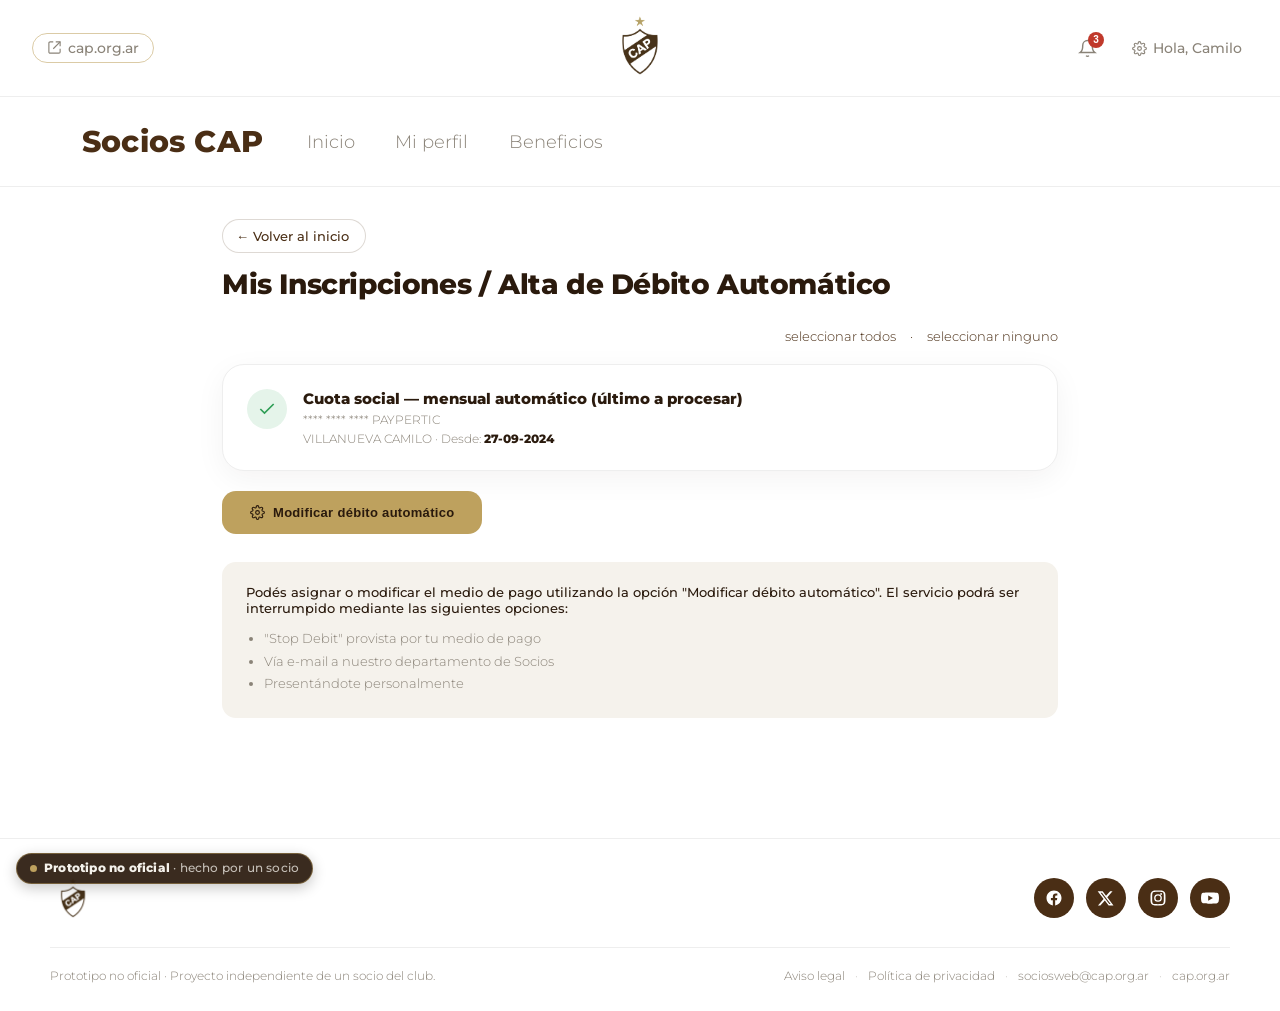
<file: inscripciones.html>
<!DOCTYPE html>
<html lang="es-AR">
<head>
<meta charset="UTF-8">
<meta name="viewport" content="width=device-width, initial-scale=1">
<title>Mis Inscripciones — Portal de Socios CAP</title>
<link rel="stylesheet" href="assets/css/tipografias.css">
<style>

  :root {
    --brown: #4a2e15; --brown-dark: #2a1a0d; --gold: #bea15e; --gold-light: #d9c58f;
    --cream: #f5f2ec; --gray-fill: #eceae5; --white: #ffffff; --gray-text: #8a8378; --ink: #2a1a0d;
  }
  * { box-sizing: border-box; min-width: 0; }
  html, body { max-width: 100%; overflow-x: hidden; }
  body { margin: 0; font-family: 'Montserrat', sans-serif; font-weight: 300; background: var(--white); color: var(--ink); }
  a { color: inherit; text-decoration: none; }

  .utility-bar { display: grid; grid-template-columns: 1fr auto 1fr; align-items: center; padding: 12px 32px; font-size: 14px; color: var(--gray-text); border-bottom: 1px solid #eee; }
  .utility-bar .site-link { justify-self: start; display: flex; align-items: center; gap: 6px; }
  .utility-bar img.escudo-mini { height: 68px; justify-self: center; }
  .utility-bar .right { justify-self: end; display: flex; gap: 22px; align-items: center; }
  .icon-label { display: inline-flex; align-items: center; gap: 6px; }
  .icon-label svg, .site-link svg { width: 15px; height: 15px; flex-shrink: 0; }

  nav.section-nav { border-bottom: 1px solid #eee; }
  .section-nav-inner {
    display: flex; align-items: center; gap: 44px;
    max-width: 900px; margin: 0 auto; box-sizing: border-box;
    padding: 26px 32px;
  }
  nav.section-nav .brand { font-weight: 700; font-size: 30px; color: var(--brown); letter-spacing: 0.2px; }
  nav.section-nav .links { display: flex; gap: 34px; font-size: 18px; color: var(--gray-text); }
  nav.section-nav .links a.active { color: var(--brown); font-weight: 700; }

  main { max-width: 900px; margin: 0 auto; padding: 32px 32px 80px; }
  .back-link { font-size: 13px; color: var(--gray-text); display: inline-flex; align-items: center; gap: 6px; margin-bottom: 14px; }
  .back-link:hover { color: var(--brown); }
  h1.page-title { font-weight: 700; font-size: 28px; color: var(--ink); margin: 0 0 28px; letter-spacing: -0.4px; }

  .debit-card { background: var(--white); border: 1px solid #eee; border-radius: 22px; padding: 24px; box-shadow: 0 8px 30px rgba(42,26,13,0.05); margin-bottom: 20px; display: flex; align-items: center; justify-content: space-between; gap: 20px; flex-wrap: wrap; }
  .debit-card .left { display: flex; gap: 16px; align-items: flex-start; }
  .debit-card .check-icon { width: 40px; height: 40px; border-radius: 50%; background: #e5f4ea; color: #2f9e56; display: flex; align-items: center; justify-content: center; flex-shrink: 0; }
  .debit-card .check-icon svg { width: 20px; height: 20px; }
  .debit-card .info b { display: block; font-size: 15px; color: var(--ink); font-weight: 700; margin-bottom: 4px; }
  .debit-card .info .card-masked { font-size: 12px; color: var(--gray-text); font-variant-numeric: tabular-nums; margin-bottom: 4px; }
  .debit-card .info .since { font-size: 12px; color: var(--gray-text); }
  .debit-card .info .since b { display: inline; font-size: inherit; font-weight: 700; color: var(--ink); }

  .select-row { display: flex; justify-content: flex-end; gap: 14px; font-size: 12.5px; color: var(--brown); margin-bottom: 20px; }
  .select-row a:hover { color: var(--gold-dark, #8f7a44); }

  .btn-fill-sm { padding: 14px 28px; border-radius: 14px; border: none; background: var(--gold); color: var(--brown-dark); font-weight: 700; font-size: 13px; letter-spacing: 0.3px; cursor: pointer; display: inline-flex; align-items: center; gap: 8px; }
  .btn-fill-sm svg { width: 15px; height: 15px; }
  .btn-fill-sm:hover { background: var(--gold-light); }

  .note-card { background: var(--cream); border-radius: 14px; padding: 22px 24px; margin-top: 28px; }
  .note-card p.lead { font-size: 13px; color: var(--ink); font-weight: 400; margin: 0 0 12px; }
  .note-card ul { margin: 0; padding-left: 18px; font-size: 12.5px; color: var(--gray-text); line-height: 1.8; }

  footer.bottom { background: var(--white); color: var(--gray-text); padding: 36px 32px 28px; margin-top: 40px; border-top: 1px solid #eee; }
  .footer-top { max-width: 1180px; margin: 0 auto; display: flex; align-items: center; justify-content: space-between; padding-bottom: 26px; }
  .footer-top img { height: 46px; }
  .social-row { display: flex; gap: 12px; }
  .social-row a { width: 40px; height: 40px; border-radius: 50%; background: var(--brown); color: var(--white); display: flex; align-items: center; justify-content: center; }
  .social-row a:hover { background: var(--gold); color: var(--brown-dark); }
  .social-row svg { width: 18px; height: 18px; }
  .footer-divider { max-width: 1180px; margin: 0 auto; border-top: 1px solid #eee; }
  .footer-bottom-row { max-width: 1180px; margin: 0 auto; display: flex; justify-content: space-between; align-items: center; padding-top: 20px; flex-wrap: wrap; gap: 14px; font-size: 12px; }
  .footer-bottom-row .legal-links { display: flex; gap: 10px; flex-wrap: wrap; align-items: center; }
  .footer-bottom-row .legal-links a { color: var(--gray-text); }
  .footer-bottom-row .legal-links a:hover { color: var(--brown); }
  .footer-bottom-row .dot { opacity: 0.5; }

  @media (max-width: 720px) {
    .section-nav-inner { flex-wrap: wrap; gap: 16px 24px; padding: 16px 20px; }
    .utility-bar { padding: 10px 20px; }
    main { padding: 24px 16px 60px; }
    .footer-top { flex-direction: column; align-items: flex-start; gap: 16px; }
    .footer-bottom-row { flex-direction: column; align-items: flex-start; }
  }


  /* Profile dropdown (desktop) */
  .utility-bar .right { position: relative; }
  .profile-wrap { position: relative; display: inline-flex; align-items: center; }
  .profile-trigger { display: inline-flex; align-items: center; gap: 6px; cursor: pointer; background: none; border: none; font-family: inherit; font-size: inherit; color: inherit; padding: 4px 6px; border-radius: 8px; }
  .profile-trigger:hover { background: var(--gray-fill); }
  .profile-trigger svg { width: 15px; height: 15px; flex-shrink: 0; }
  .profile-dropdown {
    position: absolute; top: 38px; right: 0; z-index: 70;
    background: var(--white); border: 1.5px solid var(--brown); border-radius: 14px;
    box-shadow: 0 14px 34px rgba(42,26,13,0.18); padding: 8px; min-width: 170px;
    display: none; flex-direction: column;
  }
  .profile-dropdown.open { display: flex; }
  .profile-dropdown a { padding: 12px 14px; font-size: 13.5px; color: var(--ink); border-radius: 9px; }
  .profile-dropdown a:hover { background: var(--cream); }

  /* Drawer polish */
  .drawer-head .hello { font-size: 13px; color: var(--gray-text); flex: 1; }
  .drawer-primary { display: flex; gap: 22px; padding: 4px 20px 18px; border-bottom: 1px solid #eee; }
  .drawer-primary a { font-size: 15px; font-weight: 700; color: var(--brown); }
  .drawer-section a { padding: 15px 12px; font-size: 15.5px; }
  .drawer-cta {
    margin: 18px 20px; padding: 15px; border-radius: 14px; border: none; cursor: pointer;
    background: linear-gradient(135deg, var(--gold-light) 0%, var(--gold) 55%, #8f7a44 100%);
    color: var(--brown-dark); font-weight: 700; font-size: 14px; letter-spacing: 0.2px;
    display: flex; align-items: center; justify-content: center; gap: 10px;
    box-shadow: 0 8px 20px rgba(190,161,94,0.35);
  }
  .drawer-cta svg { width: 18px; height: 18px; }
  .drawer-site-link {
    display: flex; align-items: center; gap: 8px; margin-top: auto;
    padding: 16px 20px; font-size: 13px; color: var(--gray-text); border-top: 1px solid #eee;
  }
  .drawer-site-link svg { width: 15px; height: 15px; }

  /* Mobile nav drawer */
  .mobile-wordmark { display: none; }
  .hamburger-btn { display:none; background:none; border:none; cursor:pointer; color:var(--brown); padding:4px; }
  .hamburger-btn svg { width:22px; height:22px; }
  .nav-backdrop { position:fixed; inset:0; background:rgba(0,0,0,0.45); z-index:60; opacity:0; pointer-events:none; transition:opacity .2s; }
  .nav-backdrop.open { opacity:1; pointer-events:auto; }
  .nav-drawer { position:fixed; top:0; right:0; bottom:0; width:82%; max-width:340px; background:var(--white); z-index:61;
    transform:translateX(100%); transition:transform .25s ease; display:flex; flex-direction:column; overflow-y:auto; }
  .nav-drawer.open { transform:translateX(0); }
  .drawer-head { display:flex; align-items:center; gap:12px; padding:20px; border-bottom:1px solid #eee; }
  .drawer-head img { height:40px; }
  .drawer-head .who { font-size:14px; font-weight:700; color:var(--brown); flex:1; }
  .drawer-head .close-drawer { background:none; border:none; color:var(--gray-text); font-size:18px; cursor:pointer; }
  .drawer-section { padding:10px 8px; border-bottom:1px solid #eee; }
  .drawer-section a { display:flex; align-items:center; gap:12px; padding:13px 12px; font-size:14px; color:var(--ink); border-radius:8px; }
  .drawer-section a:hover { background:var(--cream); }
  .drawer-section a svg { width:18px; height:18px; color:var(--brown); flex-shrink:0; }
  .drawer-section a .chev { margin-left:auto; width:14px; height:14px; color:var(--gray-text); }
  .drawer-foot { margin-top:auto; background:var(--brown-dark); color:rgba(255,255,255,0.85); padding:14px 20px; font-size:12px; display:flex; align-items:center; justify-content:space-between; }

  @media (max-width: 760px) {
    .utility-bar .site-link { display:none; }
    .utility-bar .right .icon-label,
    .utility-bar .right > a:not(.hamburger-btn) { display:none; }
    .hamburger-btn { display:flex; }
    .utility-bar { display: flex; justify-content: space-between; align-items: center; }
    .brand-group { display: flex; align-items: center; gap: 8px; }
    .utility-bar img.escudo-mini { height: 46px; }
    .mobile-wordmark { display: inline-block; font-weight: 700; font-size: 15px; color: var(--brown); }
    nav.section-nav { display:none; }
    .hero-help { display:none; }
  }
</style>

<!-- Metadatos para compartir en redes (capa del prototipo) -->
<meta name="description" content="Alta de actividades y débito automático. Prototipo no oficial del Portal de Socios de Platense.">
<link rel="canonical" href="https://portal-socios-cap.vercel.app/inscripciones">
<meta property="og:type" content="website">
<meta property="og:site_name" content="Prototipo Portal de Socios CAP">
<meta property="og:locale" content="es_AR">
<meta property="og:url" content="https://portal-socios-cap.vercel.app/inscripciones">
<meta property="og:title" content="Inscripciones y débito automático — Prototipo Portal CAP">
<meta property="og:description" content="Alta de actividades y débito automático. Prototipo no oficial del Portal de Socios de Platense.">
<meta property="og:image" content="https://portal-socios-cap.vercel.app/assets/og/portal-socios-cap.jpg">
<meta property="og:image:type" content="image/jpeg">
<meta property="og:image:width" content="1200">
<meta property="og:image:height" content="630">
<meta property="og:image:alt" content="Pantallas del prototipo del Portal de Socios del Club Atlético Platense">
<meta name="twitter:card" content="summary_large_image">
<meta name="twitter:creator" content="@Camilo_Tense">
<link rel="icon" href="assets/img/favicon-192.png">

<!-- Capa del prototipo publico (no forma parte del diseno aprobado) -->
<link rel="stylesheet" href="assets/css/componentes.css">
<link rel="stylesheet" href="assets/css/animaciones.css">
<link rel="stylesheet" href="assets/css/prototipo.css">
<script src="assets/js/prototipo.js"></script>

<!-- App instalable (PWA) -->
<link rel="manifest" href="/manifest.webmanifest">
<meta name="theme-color" content="#4a2e15">
<link rel="apple-touch-icon" href="/assets/img/pwa/apple-touch-icon.png">
<meta name="apple-mobile-web-app-capable" content="yes">
<meta name="apple-mobile-web-app-status-bar-style" content="black-translucent">
<meta name="apple-mobile-web-app-title" content="Socios CAP">
<meta name="mobile-web-app-capable" content="yes">
<script src="/assets/js/pwa.js" defer></script>
<script src="/assets/js/menu-socios.js" defer></script>
<script src="/assets/js/notificaciones.js" defer></script>
</head>
<body>

<div class="utility-bar">
  <a class="site-link" href="https://cap.org.ar" target="_blank" rel="noopener" aria-label="Ir al sitio oficial del club (se abre en una pestaña nueva)">
    <svg viewBox="0 0 24 24" fill="none" stroke="currentColor" stroke-width="1.8" aria-hidden="true"><path d="M14 3h7v7"/><path d="M10 14 21 3"/><path d="M21 14v5a2 2 0 0 1-2 2H5a2 2 0 0 1-2-2V5a2 2 0 0 1 2-2h5"/></svg>
    cap.org.ar
  </a>
  <div class="brand-group">
    <a class="brand-home" href="home.html" aria-label="Ir al inicio del portal">
      <img class="escudo-mini" src="assets/img/escudo-cap-oficial.png" alt="Club Atlético Platense">
      <span class="mobile-wordmark">Socios CAP</span>
    </a>
  </div>
  <div class="right">
    <div class="profile-wrap">
      <button class="profile-trigger" onclick="toggleProfileMenu(event)">
        <svg viewBox="0 0 24 24" fill="none" stroke="currentColor" stroke-width="1.8"><circle cx="12" cy="12" r="3"/><path d="M19.4 15a1.65 1.65 0 0 0 .33 1.82l.06.06a2 2 0 1 1-2.83 2.83l-.06-.06a1.65 1.65 0 0 0-1.82-.33 1.65 1.65 0 0 0-1 1.51V21a2 2 0 0 1-4 0v-.09A1.65 1.65 0 0 0 9 19.4a1.65 1.65 0 0 0-1.82.33l-.06.06a2 2 0 1 1-2.83-2.83l.06-.06a1.65 1.65 0 0 0 .33-1.82 1.65 1.65 0 0 0-1.51-1H3a2 2 0 0 1 0-4h.09A1.65 1.65 0 0 0 4.6 9a1.65 1.65 0 0 0-.33-1.82l-.06-.06a2 2 0 1 1 2.83-2.83l.06.06a1.65 1.65 0 0 0 1.82.33H9a1.65 1.65 0 0 0 1-1.51V3a2 2 0 0 1 4 0v.09a1.65 1.65 0 0 0 1 1.51 1.65 1.65 0 0 0 1.82-.33l.06-.06a2 2 0 1 1 2.83 2.83l-.06.06a1.65 1.65 0 0 0-.33 1.82V9a1.65 1.65 0 0 0 1.51 1H21a2 2 0 0 1 0 4h-.09a1.65 1.65 0 0 0-1.51 1z"/></svg>
        Hola, Camilo
      </button>
      <div class="profile-dropdown" id="profileDropdown">
        <a href="mis-datos.html">Tu perfil</a>
        <a href="login.html">Cerrar sesión</a>
      </div>
    </div>
    <button class="hamburger-btn" onclick="toggleNav(true)" aria-label="Abrir menú">
      <svg viewBox="0 0 24 24" fill="none" stroke="currentColor" stroke-width="1.8"><path d="M3 6h18M3 12h18M3 18h18"/></svg>
    </button>
  </div>
</div>


<div class="nav-backdrop" id="navBackdrop" onclick="toggleNav(false)"></div>
<nav class="nav-drawer" id="navDrawer">
  <div class="drawer-head">
    <span class="hello">Hola, Camilo</span>
    <button class="close-drawer" onclick="toggleNav(false)">✕</button>
  </div>
  <div class="drawer-primary">
    <a href="mis-datos.html">Tu perfil</a>
    <a href="login.html">Cerrar sesión</a>
  </div>
  <div class="drawer-section">
    <a href="home.html"><svg viewBox="0 0 24 24" fill="none" stroke="currentColor" stroke-width="1.8"><path d="M3 12 12 3l9 9"/><path d="M5 10v10h14V10"/></svg>Inicio</a>
    <a href="mis-datos.html"><svg viewBox="0 0 24 24" fill="none" stroke="currentColor" stroke-width="1.8"><circle cx="12" cy="8" r="4"/><path d="M4 21c0-4.4 3.6-8 8-8s8 3.6 8 8"/></svg>Mis Datos</a>
    <a href="pagos-pendientes.html"><svg viewBox="0 0 24 24" fill="none" stroke="currentColor" stroke-width="1.8"><rect x="3" y="6" width="18" height="13" rx="2"/><path d="M3 10h18"/></svg>Mis Pagos Pendientes</a>
    <a href="inscripciones.html"><svg viewBox="0 0 24 24" fill="none" stroke="currentColor" stroke-width="1.8"><rect x="2" y="5" width="20" height="14" rx="2"/><path d="M2 10h20"/></svg>Inscripciones / Débito automático</a>
    <a href="turnos.html"><svg viewBox="0 0 24 24" fill="none" stroke="currentColor" stroke-width="1.8"><circle cx="12" cy="12" r="9"/><path d="M12 7v5l3 3"/></svg>Mis Turnos</a>
    <a href="pagos-realizados.html"><svg viewBox="0 0 24 24" fill="none" stroke="currentColor" stroke-width="1.8"><path d="M6 3h9l3 3v15H6z"/><path d="M9 8h6M9 12h6M9 16h4"/></svg>Mis Pagos Realizados</a>
    <a href="beneficios.html"><svg viewBox="0 0 24 24" fill="none" stroke="currentColor" stroke-width="1.8"><path d="M20 12V8H6a2 2 0 0 1 0-4h12v4"/><path d="M4 6v12a2 2 0 0 0 2 2h14v-4"/><path d="M18 12a2 2 0 0 0 0 4h4v-4Z"/></svg>Beneficios</a>
    <a href="#"><svg viewBox="0 0 24 24" fill="none" stroke="currentColor" stroke-width="1.8"><path d="M21 11.5a8.4 8.4 0 0 1-8.4 8.4 8.5 8.5 0 0 1-4-.9L3 20l1-5.5A8.4 8.4 0 1 1 21 11.5Z"/></svg>Mis Sugerencias</a>
  </div>
  <button class="drawer-cta">
    <svg viewBox="0 0 24 24" fill="none" stroke="currentColor" stroke-width="1.8"><path d="M8 21h8M12 17v4M17 4H7v6a5 5 0 0 0 10 0V4Z"/><path d="M7 6H4a1 1 0 0 0-1 1v1a4 4 0 0 0 4 4M17 6h3a1 1 0 0 1 1 1v1a4 4 0 0 1-4 4"/></svg>
    Sumate a Zona Calamar
  </button>
  <a class="drawer-site-link" href="https://cap.org.ar" target="_blank" rel="noopener" aria-label="Ir al sitio oficial del club (se abre en una pestaña nueva)">
    <svg viewBox="0 0 24 24" fill="none" stroke="currentColor" stroke-width="1.8" aria-hidden="true"><path d="M14 3h7v7"/><path d="M10 14 21 3"/><path d="M21 14v5a2 2 0 0 1-2 2H5a2 2 0 0 1-2-2V5a2 2 0 0 1 2-2h5"/></svg>
    cap.org.ar
  </a>
</nav>
<nav class="section-nav">
  <div class="section-nav-inner">
  <a class="brand brand-home" href="home.html">Socios CAP</a>
  <div class="links">
    <a href="home.html" data-label="Inicio">Inicio</a>
    <a href="mis-datos.html" data-label="Mi perfil">Mi perfil</a>
    <a href="beneficios.html" data-label="Beneficios">Beneficios</a>
  </div>
  </div>
</nav>

<main>
  <a class="back-link" href="home.html">← Volver al inicio</a>
  <h1 class="page-title">Mis Inscripciones / Alta de Débito Automático</h1>

  <div class="select-row">
    <a href="#">seleccionar todos</a> · <a href="#">seleccionar ninguno</a>
  </div>

  <div class="debit-card">
    <div class="left">
      <div class="check-icon"><svg viewBox="0 0 24 24" fill="none" stroke="currentColor" stroke-width="2"><path d="M20 6 9 17l-5-5"/></svg></div>
      <div class="info">
        <b>Cuota social — mensual automático (último a procesar)</b>
        <div class="card-masked">**** **** **** PAYPERTIC</div>
        <div class="since">VILLANUEVA CAMILO · Desde: <b>27-09-2024</b></div>
      </div>
    </div>
  </div>

  <button class="btn-fill-sm">
    <svg viewBox="0 0 24 24" fill="none" stroke="currentColor" stroke-width="1.8"><circle cx="12" cy="12" r="3"/><path d="M19.4 15a1.65 1.65 0 0 0 .33 1.82l.06.06a2 2 0 1 1-2.83 2.83l-.06-.06a1.65 1.65 0 0 0-1.82-.33 1.65 1.65 0 0 0-1 1.51V21a2 2 0 0 1-4 0v-.09A1.65 1.65 0 0 0 9 19.4a1.65 1.65 0 0 0-1.82.33l-.06.06a2 2 0 1 1-2.83-2.83l.06-.06a1.65 1.65 0 0 0 .33-1.82 1.65 1.65 0 0 0-1.51-1H3a2 2 0 0 1 0-4h.09A1.65 1.65 0 0 0 4.6 9a1.65 1.65 0 0 0-.33-1.82l-.06-.06a2 2 0 1 1 2.83-2.83l.06.06a1.65 1.65 0 0 0 1.82.33H9a1.65 1.65 0 0 0 1-1.51V3a2 2 0 0 1 4 0v.09a1.65 1.65 0 0 0 1 1.51 1.65 1.65 0 0 0 1.82-.33l.06-.06a2 2 0 1 1 2.83 2.83l-.06.06a1.65 1.65 0 0 0-.33 1.82V9a1.65 1.65 0 0 0 1.51 1H21a2 2 0 0 1 0 4h-.09a1.65 1.65 0 0 0-1.51 1z"/></svg>
    Modificar débito automático
  </button>

  <div class="note-card">
    <p class="lead">Podés asignar o modificar el medio de pago utilizando la opción "Modificar débito automático". El servicio podrá ser interrumpido mediante las siguientes opciones:</p>
    <ul>
      <li>"Stop Debit" provista por tu medio de pago</li>
      <li>Vía e-mail a nuestro departamento de Socios</li>
      <li>Presentándote personalmente</li>
    </ul>
  </div>
</main>

<footer class="bottom">
  <div class="footer-top">
    <img src="assets/img/escudo-cap-oficial.png" alt="Club Atlético Platense">
    <div class="social-row">
      <a href="#" aria-label="Facebook"><svg viewBox="0 0 24 24"><path fill="currentColor" d="M22 12.06C22 6.51 17.52 2 12 2S2 6.51 2 12.06c0 5 3.66 9.15 8.44 9.94v-7.03H7.9v-2.91h2.54V9.85c0-2.5 1.49-3.89 3.77-3.89 1.09 0 2.24.2 2.24.2v2.46h-1.26c-1.24 0-1.63.77-1.63 1.56v1.88h2.78l-.44 2.91h-2.34V22c4.78-.79 8.44-4.94 8.44-9.94Z"/></svg></a>
      <a href="#" aria-label="X"><svg viewBox="0 0 24 24"><path fill="currentColor" d="M17.53 3h3.2l-7 8 8.24 10.9h-6.45l-5.05-6.62L4.5 21.9H1.3l7.49-8.56L.9 3h6.6l4.56 6.03L17.53 3Zm-1.12 17h1.77L6.66 4.86H4.76L16.41 20Z"/></svg></a>
      <a href="#" aria-label="Instagram"><svg viewBox="0 0 24 24"><path fill="currentColor" d="M12 2c2.72 0 3.06.01 4.12.06 1.06.05 1.79.22 2.43.47.66.26 1.21.6 1.76 1.15.5.5.9 1.1 1.15 1.76.25.64.42 1.37.47 2.43.05 1.06.06 1.4.06 4.12s-.01 3.06-.06 4.12c-.05 1.06-.22 1.79-.47 2.43a4.9 4.9 0 0 1-1.15 1.76c-.5.5-1.1.9-1.76 1.15-.64.25-1.37.42-2.43.47-1.06.05-1.4.06-4.12.06s-3.06-.01-4.12-.06c-1.06-.05-1.79-.22-2.43-.47a4.9 4.9 0 0 1-1.76-1.15 4.9 4.9 0 0 1-1.15-1.76c-.25-.64-.42-1.37-.47-2.43C2.01 15.06 2 14.72 2 12s.01-3.06.06-4.12c.05-1.06.22-1.79.47-2.43.26-.66.6-1.21 1.15-1.76A4.9 4.9 0 0 1 5.44 2.53c.64-.25 1.37-.42 2.43-.47C8.94 2.01 9.28 2 12 2Zm0 1.8c-2.67 0-2.99.01-4.04.06-.87.04-1.34.18-1.65.3-.42.16-.71.35-1.02.66-.31.31-.5.6-.66 1.02-.12.31-.26.78-.3 1.65C4.28 8.53 4.27 8.85 4.27 12s.01 3.47.06 4.51c.04.87.18 1.34.3 1.65.16.42.35.71.66 1.02.31.31.6.5 1.02.66.31.12.78.26 1.65.3 1.05.05 1.37.06 4.04.06s2.99-.01 4.04-.06c.87-.04 1.34-.18 1.65-.3.42-.16.71-.35 1.02-.66.31-.31.5-.6.66-1.02.12-.31.26-.78.3-1.65.05-1.04.06-1.36.06-4.51s-.01-3.47-.06-4.51c-.04-.87-.18-1.34-.3-1.65a2.7 2.7 0 0 0-.66-1.02 2.7 2.7 0 0 0-1.02-.66c-.31-.12-.78-.26-1.65-.3C14.99 3.81 14.67 3.8 12 3.8Zm0 3.06a5.14 5.14 0 1 1 0 10.28 5.14 5.14 0 0 1 0-10.28Zm0 1.8a3.34 3.34 0 1 0 0 6.68 3.34 3.34 0 0 0 0-6.68Zm5.34-1.98a1.2 1.2 0 1 1-2.4 0 1.2 1.2 0 0 1 2.4 0Z"/></svg></a>
      <a href="#" aria-label="YouTube"><svg viewBox="0 0 24 24"><path fill="currentColor" d="M23.5 7.19a3.02 3.02 0 0 0-2.12-2.14C19.5 4.5 12 4.5 12 4.5s-7.5 0-9.38.55A3.02 3.02 0 0 0 .5 7.19 31.6 31.6 0 0 0 0 12a31.6 31.6 0 0 0 .5 4.81 3.02 3.02 0 0 0 2.12 2.14C4.5 19.5 12 19.5 12 19.5s7.5 0 9.38-.55a3.02 3.02 0 0 0 2.12-2.14A31.6 31.6 0 0 0 24 12a31.6 31.6 0 0 0-.5-4.81ZM9.6 15.5v-7l6.27 3.5-6.27 3.5Z"/></svg></a>
    </div>
  </div>
  <div class="footer-divider"></div>
  <div class="footer-bottom-row">
    <span>Prototipo no oficial · Proyecto independiente de un socio del club.</span>
    <div class="legal-links">
      <a href="aviso-legal.html">Aviso legal</a><span class="dot">·</span>
      <a href="aviso-legal.html#privacidad">Política de privacidad</a><span class="dot">·</span>
      <a href="mailto:sociosweb@cap.org.ar">sociosweb@cap.org.ar</a><span class="dot">·</span>
      <a href="https://cap.org.ar">cap.org.ar</a>
    </div>
  </div>
</footer>


<script>
function toggleNav(open) {
  document.getElementById('navDrawer').classList.toggle('open', open);
  document.getElementById('navBackdrop').classList.toggle('open', open);
}
</script>

<script>
function toggleProfileMenu(e) {
  e.stopPropagation();
  document.getElementById('profileDropdown').classList.toggle('open');
}
document.addEventListener('click', function () {
  var dd = document.getElementById('profileDropdown');
  if (dd) dd.classList.remove('open');
});
</script>
</body>
</html>
</file>
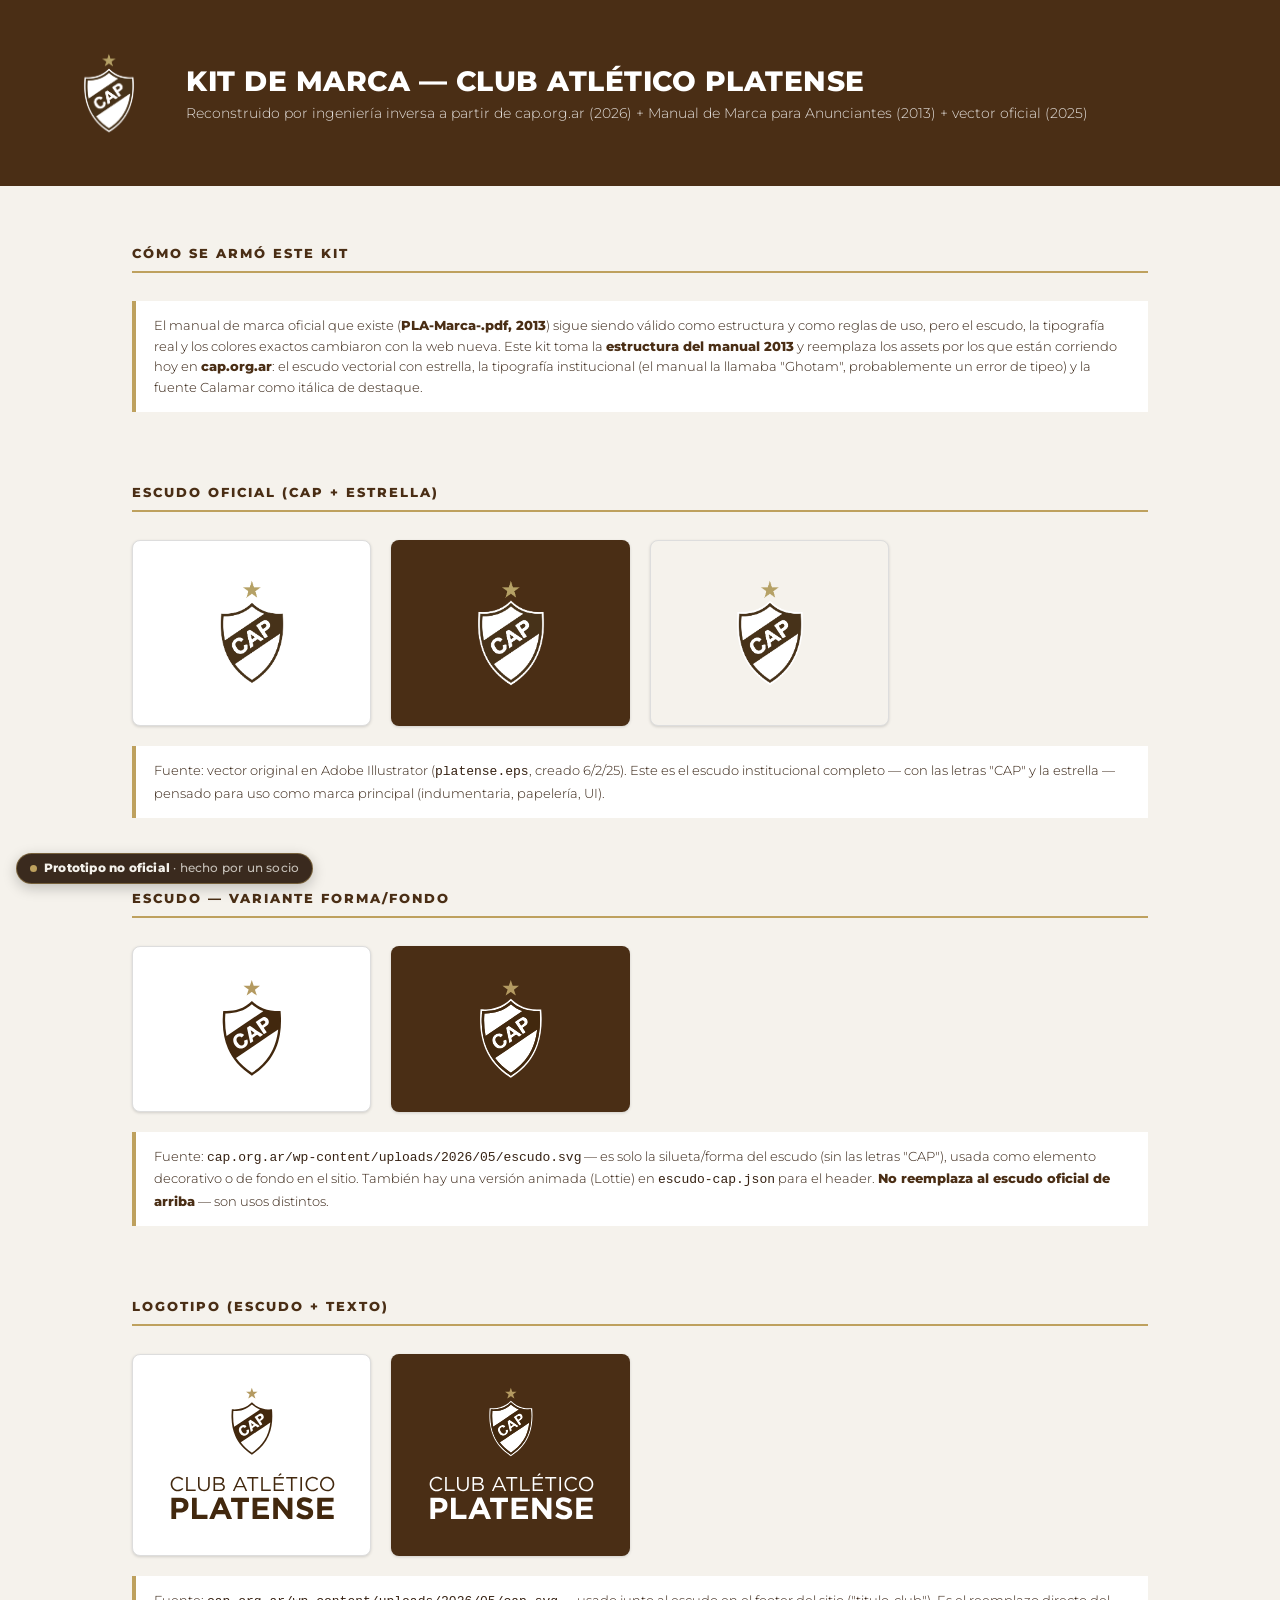
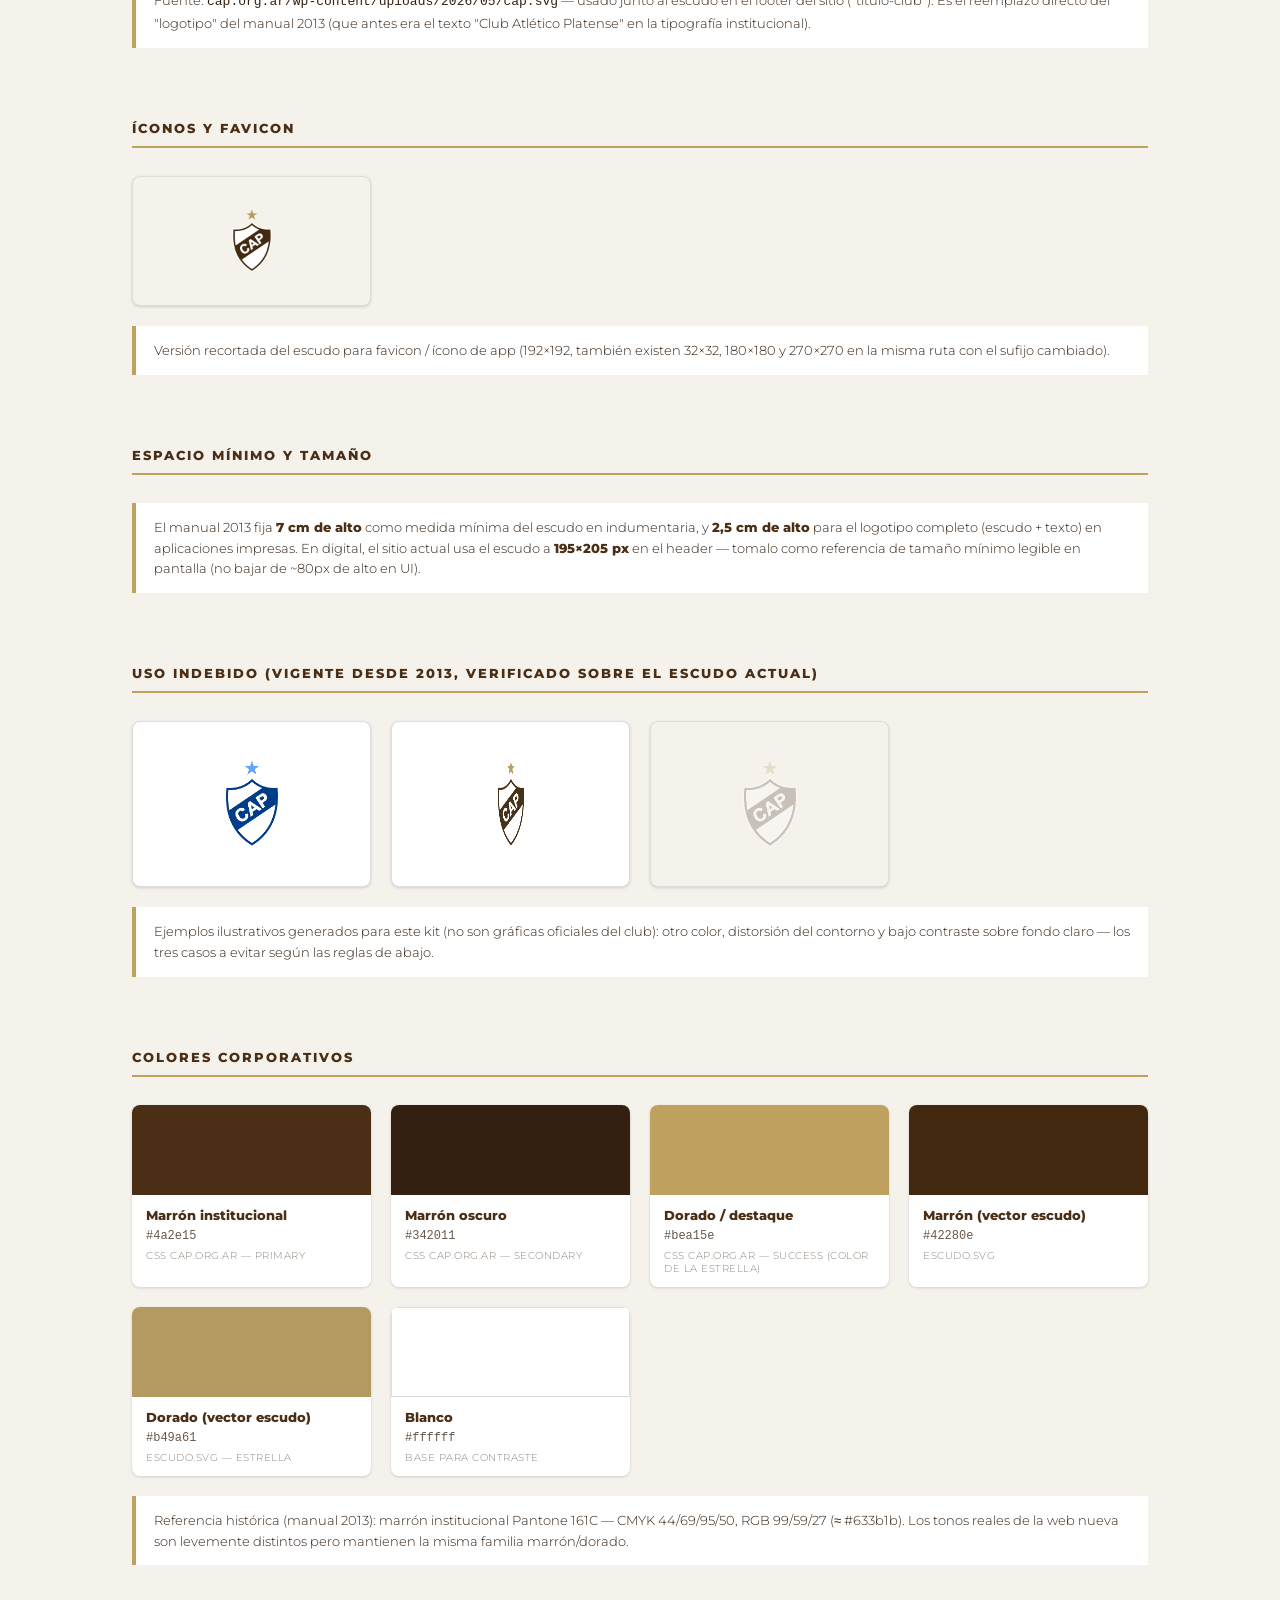
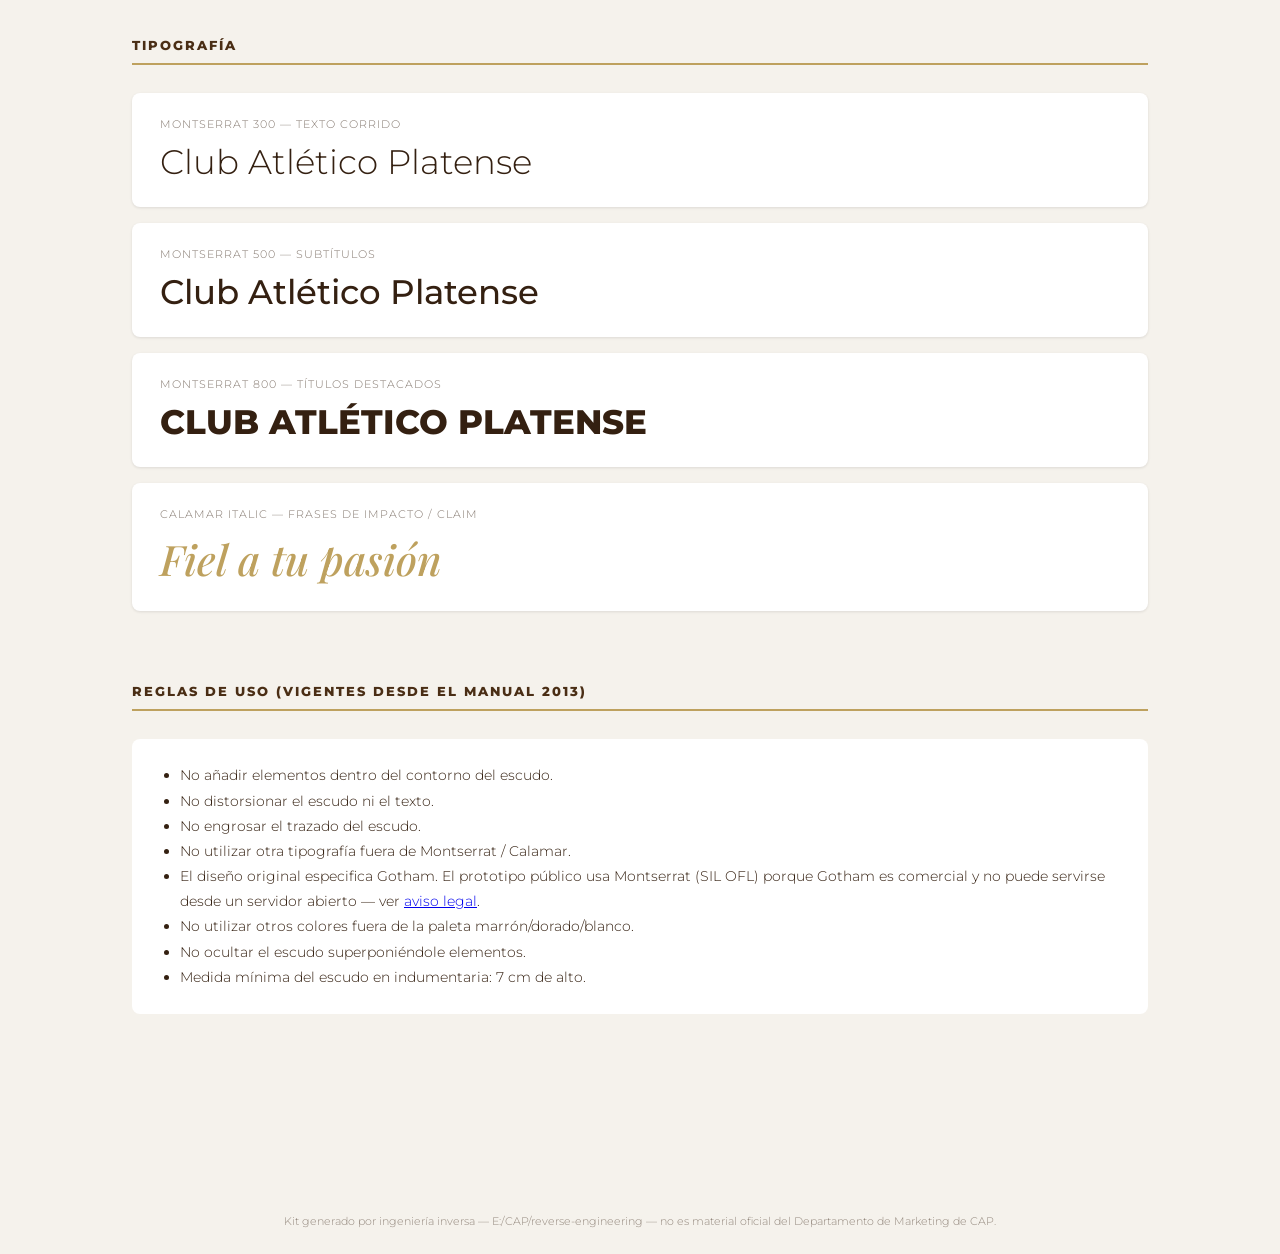
<file: kit.html>
<!DOCTYPE html>
<html lang="es-AR">
<head>
<meta charset="UTF-8">
<title>Kit de Marca — Club Atlético Platense (ingeniería inversa 2026)</title>
<link rel="stylesheet" href="assets/css/tipografias.css">
<style>

  :root {
    --brown-primary: #4a2e15;
    --brown-secondary: #342011;
    --brown-svg: #42280e;
    --gold: #bea15e;
    --gold-svg: #b49a61;
    --cream: #f5f2ec;
    --white: #ffffff;
  }

  * { box-sizing: border-box; }
  body {
    margin: 0;
    font-family: 'Montserrat', sans-serif;
    font-weight: 300;
    background: var(--cream);
    color: var(--brown-secondary);
  }
  header {
    background: var(--brown-primary);
    color: var(--white);
    padding: 48px 64px;
    display: flex;
    align-items: center;
    gap: 32px;
  }
  header img { width: 90px; }
  header h1 {
    font-family: 'Montserrat', sans-serif;
    font-weight: 700;
    font-size: 28px;
    margin: 0 0 6px 0;
    letter-spacing: 0.5px;
  }
  header p {
    margin: 0;
    font-weight: 300;
    opacity: 0.85;
    font-size: 14px;
  }
  main { max-width: 1080px; margin: 0 auto; padding: 48px 32px 96px; }
  section { margin-bottom: 72px; }
  section h2 {
    font-weight: 700;
    font-size: 13px;
    letter-spacing: 2px;
    text-transform: uppercase;
    color: var(--brown-primary);
    border-bottom: 2px solid var(--gold);
    padding-bottom: 10px;
    margin-bottom: 28px;
  }
  .note {
    background: var(--white);
    border-left: 4px solid var(--gold);
    padding: 14px 18px;
    font-size: 13px;
    line-height: 1.6;
    color: var(--brown-secondary);
    margin-bottom: 24px;
  }
  .note b { color: var(--brown-primary); }

  /* Colors */
  .swatch-grid {
    display: grid;
    grid-template-columns: repeat(auto-fill, minmax(200px, 1fr));
    gap: 20px;
  }
  .swatch {
    border-radius: 8px;
    overflow: hidden;
    box-shadow: 0 1px 3px rgba(0,0,0,0.15);
    background: var(--white);
  }
  .swatch-color { height: 90px; }
  .swatch-info { padding: 12px 14px; font-size: 12px; }
  .swatch-info .name { font-weight: 700; font-size: 13px; color: var(--brown-primary); display: block; margin-bottom: 4px; }
  .swatch-info .hex { font-family: monospace; opacity: 0.75; }
  .swatch-info .src { display: block; margin-top: 6px; font-size: 10px; opacity: 0.55; text-transform: uppercase; letter-spacing: 0.5px; }

  /* Typography */
  .type-sample { background: var(--white); border-radius: 8px; padding: 24px 28px; margin-bottom: 16px; box-shadow: 0 1px 3px rgba(0,0,0,0.1); }
  .type-sample .label { font-size: 11px; text-transform: uppercase; letter-spacing: 1px; opacity: 0.6; margin-bottom: 10px; }
  .gotham-light { font-weight: 300; font-size: 34px; }
  .gotham-medium { font-weight: 400; font-size: 34px; }
  .gotham-black { font-weight: 700; font-size: 34px; }
  .calamar { font-family: 'Calamar', serif; font-style: italic; font-size: 42px; color: var(--gold); }

  /* Logo */
  .logo-grid { display: grid; grid-template-columns: repeat(auto-fill, minmax(220px, 1fr)); gap: 20px; }
  .logo-card { border-radius: 8px; padding: 32px; display: flex; align-items: center; justify-content: center; box-shadow: 0 1px 3px rgba(0,0,0,0.15); }
  .logo-card img { width: 100px; }
  .bg-brown { background: var(--brown-primary); }
  .bg-white { background: var(--white); border: 1px solid #ddd; }
  .bg-cream { background: var(--cream); border: 1px solid #ddd; }

  /* Rules */
  .rules { background: var(--white); border-radius: 8px; padding: 24px 28px; font-size: 14px; line-height: 1.8; }
  .rules ul { margin: 0; padding-left: 20px; }

  footer {
    text-align: center;
    font-size: 11px;
    opacity: 0.5;
    padding: 32px;
  }
</style>

<!-- Metadatos para compartir en redes (capa del prototipo) -->
<meta name="description" content="Paleta, tipografías y componentes usados en el prototipo del Portal de Socios.">
<link rel="canonical" href="https://portal-socios-cap.vercel.app/kit">
<meta property="og:type" content="website">
<meta property="og:site_name" content="Prototipo Portal de Socios CAP">
<meta property="og:locale" content="es_AR">
<meta property="og:url" content="https://portal-socios-cap.vercel.app/kit">
<meta property="og:title" content="Kit de marca — Prototipo Portal de Socios CAP">
<meta property="og:description" content="Paleta, tipografías y componentes usados en el prototipo del Portal de Socios.">
<meta property="og:image" content="https://portal-socios-cap.vercel.app/assets/og/portal-socios-cap.jpg">
<meta property="og:image:type" content="image/jpeg">
<meta property="og:image:width" content="1200">
<meta property="og:image:height" content="630">
<meta property="og:image:alt" content="Pantallas del prototipo del Portal de Socios del Club Atlético Platense">
<meta name="twitter:card" content="summary_large_image">
<meta name="twitter:creator" content="@Camilo_Tense">
<link rel="icon" href="assets/img/favicon-192.png">

<!-- Capa del prototipo publico (no forma parte del diseno aprobado) -->
<link rel="stylesheet" href="assets/css/componentes.css">
<link rel="stylesheet" href="assets/css/animaciones.css">
<link rel="stylesheet" href="assets/css/prototipo.css">
<script src="assets/js/prototipo.js"></script>

<!-- App instalable (PWA) -->
<link rel="manifest" href="/manifest.webmanifest">
<meta name="theme-color" content="#4a2e15">
<link rel="apple-touch-icon" href="/assets/img/pwa/apple-touch-icon.png">
<meta name="apple-mobile-web-app-capable" content="yes">
<meta name="apple-mobile-web-app-status-bar-style" content="black-translucent">
<meta name="apple-mobile-web-app-title" content="Socios CAP">
<meta name="mobile-web-app-capable" content="yes">
<script src="/assets/js/pwa.js" defer></script>
</head>
<body>

<header>
  <img src="assets/img/escudo-cap-oficial.png" alt="Escudo Club Atlético Platense">
  <div>
    <h1>KIT DE MARCA — CLUB ATLÉTICO PLATENSE</h1>
    <p>Reconstruido por ingeniería inversa a partir de cap.org.ar (2026) + Manual de Marca para Anunciantes (2013) + vector oficial (2025)</p>
  </div>
</header>

<main>

  <section>
    <h2>Cómo se armó este kit</h2>
    <div class="note">
      El manual de marca oficial que existe (<b>PLA-Marca-.pdf, 2013</b>) sigue siendo válido como estructura y como reglas de uso,
      pero el escudo, la tipografía real y los colores exactos cambiaron con la web nueva. Este kit toma la <b>estructura del manual 2013</b>
      y reemplaza los assets por los que están corriendo hoy en <b>cap.org.ar</b>: el escudo vectorial con estrella, la tipografía institucional
      (el manual la llamaba "Ghotam", probablemente un error de tipeo) y la fuente Calamar como itálica de destaque.
    </div>
  </section>

  <section>
    <h2>Escudo oficial (CAP + estrella)</h2>
    <div class="logo-grid">
      <div class="logo-card bg-white"><img src="assets/img/escudo-cap-oficial.png" alt="Escudo oficial sobre blanco" style="width:120px;"></div>
      <div class="logo-card bg-brown"><img src="assets/img/escudo-cap-oficial.png" alt="Escudo oficial sobre marrón" style="width:120px;"></div>
      <div class="logo-card bg-cream"><img src="assets/img/escudo-cap-oficial.png" alt="Escudo oficial sobre crema" style="width:120px;"></div>
    </div>
    <div class="note" style="margin-top:20px;">
      Fuente: vector original en Adobe Illustrator (<code>platense.eps</code>, creado 6/2/25). Este es el escudo institucional completo —
      con las letras "CAP" y la estrella — pensado para uso como marca principal (indumentaria, papelería, UI).
    </div>
  </section>

  <section>
    <h2>Escudo — variante forma/fondo</h2>
    <div class="logo-grid">
      <div class="logo-card bg-white"><img src="assets/img/escudo.svg" alt="Variante escudo sobre blanco"></div>
      <div class="logo-card bg-brown"><img src="assets/img/escudo.svg" alt="Variante escudo sobre marrón"></div>
    </div>
    <div class="note" style="margin-top:20px;">
      Fuente: <code>cap.org.ar/wp-content/uploads/2026/05/escudo.svg</code> — es solo la silueta/forma del escudo (sin las letras "CAP"),
      usada como elemento decorativo o de fondo en el sitio. También hay una versión animada (Lottie) en <code>escudo-cap.json</code> para el header.
      <b>No reemplaza al escudo oficial de arriba</b> — son usos distintos.
    </div>
  </section>

  <section>
    <h2>Logotipo (escudo + texto)</h2>
    <div class="logo-grid">
      <div class="logo-card bg-white" style="flex-direction:column; gap:14px;">
        <img src="assets/img/escudo.svg" alt="Escudo" style="width:70px;">
        <img src="assets/img/cap-wordmark.svg" alt="Logotipo Platense" style="width:170px;">
      </div>
      <div class="logo-card bg-brown" style="flex-direction:column; gap:14px;">
        <img src="assets/img/escudo.svg" alt="Escudo" style="width:70px;">
        <img src="assets/img/cap-wordmark.svg" alt="Logotipo Platense" style="width:170px; filter: brightness(0) invert(1);">
      </div>
    </div>
    <div class="note" style="margin-top:20px;">
      Fuente: <code>cap.org.ar/wp-content/uploads/2026/05/cap.svg</code> — usado junto al escudo en el footer del sitio ("titulo-club").
      Es el reemplazo directo del "logotipo" del manual 2013 (que antes era el texto "Club Atlético Platense" en la tipografía institucional).
    </div>
  </section>

  <section>
    <h2>Íconos y favicon</h2>
    <div class="logo-grid">
      <div class="logo-card bg-cream"><img src="assets/img/favicon-192.png" alt="Ícono app/favicon" style="width:64px; border-radius:14px;"></div>
    </div>
    <div class="note" style="margin-top:20px;">
      Versión recortada del escudo para favicon / ícono de app (192×192, también existen 32×32, 180×180 y 270×270 en la misma ruta con el sufijo cambiado).
    </div>
  </section>

  <section>
    <h2>Espacio mínimo y tamaño</h2>
    <div class="note">
      El manual 2013 fija <b>7 cm de alto</b> como medida mínima del escudo en indumentaria, y <b>2,5 cm de alto</b> para el logotipo completo (escudo + texto) en aplicaciones impresas.
      En digital, el sitio actual usa el escudo a <b>195×205 px</b> en el header — tomalo como referencia de tamaño mínimo legible en pantalla (no bajar de ~80px de alto en UI).
    </div>
  </section>

  <section>
    <h2>Uso indebido (vigente desde 2013, verificado sobre el escudo actual)</h2>
    <div class="logo-grid">
      <div class="logo-card bg-white"><img src="assets/img/escudo-cap-oficial.png" alt="Mal uso: otro color" style="width:100px; filter: hue-rotate(180deg) saturate(3);"></div>
      <div class="logo-card bg-white"><img src="assets/img/escudo-cap-oficial.png" alt="Mal uso: distorsión" style="width:100px; transform: scaleX(0.5);"></div>
      <div class="logo-card bg-cream"><img src="assets/img/escudo-cap-oficial.png" alt="Mal uso: bajo contraste" style="width:100px; opacity:0.25;"></div>
    </div>
    <div class="note" style="margin-top:20px;">
      Ejemplos ilustrativos generados para este kit (no son gráficas oficiales del club): otro color, distorsión del contorno y bajo contraste sobre fondo claro — los tres casos a evitar según las reglas de abajo.
    </div>
  </section>

  <section>
    <h2>Colores corporativos</h2>
    <div class="swatch-grid">
      <div class="swatch">
        <div class="swatch-color" style="background:#4a2e15"></div>
        <div class="swatch-info"><span class="name">Marrón institucional</span><span class="hex">#4a2e15</span><span class="src">CSS cap.org.ar — primary</span></div>
      </div>
      <div class="swatch">
        <div class="swatch-color" style="background:#342011"></div>
        <div class="swatch-info"><span class="name">Marrón oscuro</span><span class="hex">#342011</span><span class="src">CSS cap.org.ar — secondary</span></div>
      </div>
      <div class="swatch">
        <div class="swatch-color" style="background:#bea15e"></div>
        <div class="swatch-info"><span class="name">Dorado / destaque</span><span class="hex">#bea15e</span><span class="src">CSS cap.org.ar — success (color de la estrella)</span></div>
      </div>
      <div class="swatch">
        <div class="swatch-color" style="background:#42280e"></div>
        <div class="swatch-info"><span class="name">Marrón (vector escudo)</span><span class="hex">#42280e</span><span class="src">escudo.svg</span></div>
      </div>
      <div class="swatch">
        <div class="swatch-color" style="background:#b49a61"></div>
        <div class="swatch-info"><span class="name">Dorado (vector escudo)</span><span class="hex">#b49a61</span><span class="src">escudo.svg — estrella</span></div>
      </div>
      <div class="swatch">
        <div class="swatch-color" style="background:#ffffff; border:1px solid #ddd"></div>
        <div class="swatch-info"><span class="name">Blanco</span><span class="hex">#ffffff</span><span class="src">Base para contraste</span></div>
      </div>
    </div>
    <div class="note" style="margin-top:20px;">
      Referencia histórica (manual 2013): marrón institucional Pantone 161C — CMYK 44/69/95/50, RGB 99/59/27 (≈ #633b1b).
      Los tonos reales de la web nueva son levemente distintos pero mantienen la misma familia marrón/dorado.
    </div>
  </section>

  <section>
    <h2>Tipografía</h2>
    <div class="type-sample">
      <div class="label">Montserrat 300 — texto corrido</div>
      <div class="gotham-light">Club Atlético Platense</div>
    </div>
    <div class="type-sample">
      <div class="label">Montserrat 500 — subtítulos</div>
      <div class="gotham-medium">Club Atlético Platense</div>
    </div>
    <div class="type-sample">
      <div class="label">Montserrat 800 — títulos destacados</div>
      <div class="gotham-black">CLUB ATLÉTICO PLATENSE</div>
    </div>
    <div class="type-sample">
      <div class="label">Calamar Italic — frases de impacto / claim</div>
      <div class="calamar">Fiel a tu pasión</div>
    </div>
  </section>

  <section>
    <h2>Reglas de uso (vigentes desde el manual 2013)</h2>
    <div class="rules">
      <ul>
        <li>No añadir elementos dentro del contorno del escudo.</li>
        <li>No distorsionar el escudo ni el texto.</li>
        <li>No engrosar el trazado del escudo.</li>
        <li>No utilizar otra tipografía fuera de Montserrat / Calamar.</li>
        <li>El diseño original especifica Gotham. El prototipo público usa Montserrat (SIL OFL) porque Gotham es comercial y no puede servirse desde un servidor abierto — ver <a href="aviso-legal.html">aviso legal</a>.</li>
        <li>No utilizar otros colores fuera de la paleta marrón/dorado/blanco.</li>
        <li>No ocultar el escudo superponiéndole elementos.</li>
        <li>Medida mínima del escudo en indumentaria: 7 cm de alto.</li>
      </ul>
    </div>
  </section>

</main>

<footer>Kit generado por ingeniería inversa — E:/CAP/reverse-engineering — no es material oficial del Departamento de Marketing de CAP.</footer>

</body>
</html>
</file>
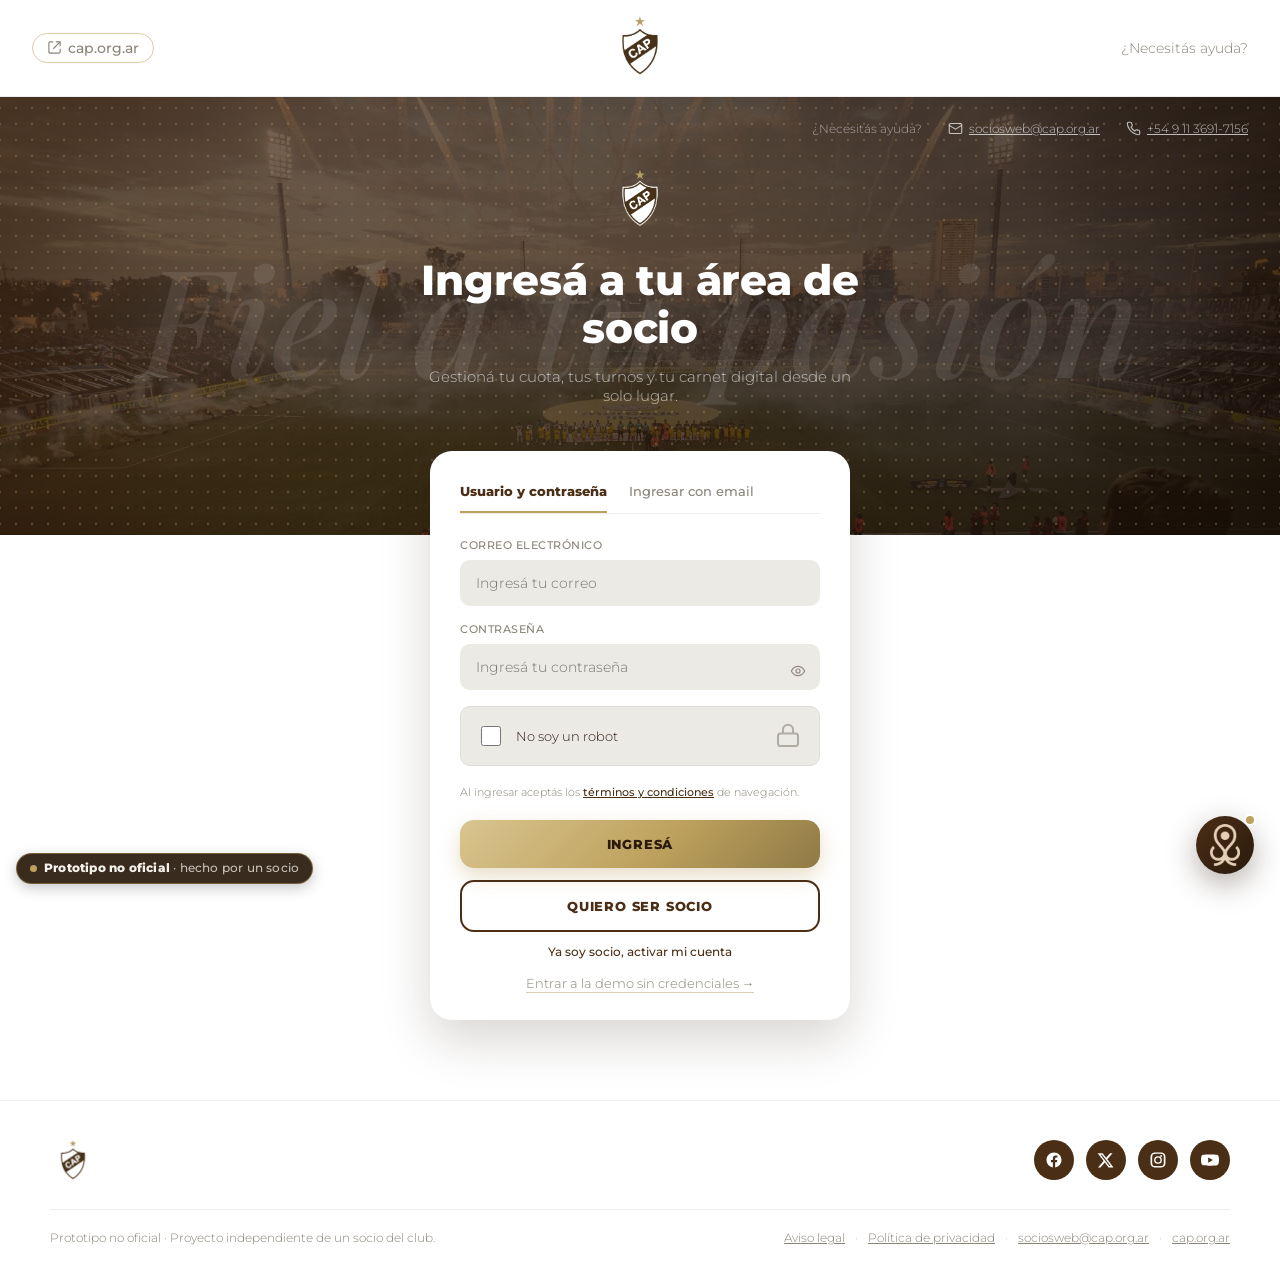
<file: login.html>
<!DOCTYPE html>
<html lang="es-AR">
<head>
<meta charset="UTF-8">
<meta name="viewport" content="width=device-width, initial-scale=1">
<title>Ingresá a tu área de socio — Club Atlético Platense</title>
<link rel="stylesheet" href="assets/css/tipografias.css">
<style>

  :root {
    --brown: #4a2e15;
    --brown-dark: #2a1a0d;
    --gold: #bea15e;
    --gold-light: #d9c58f;
    --cream: #f5f2ec;
    --gray-fill: #eceae5;
    --white: #ffffff;
    --gray-text: #8a8378;
    --ink: #2a1a0d;
  }
  * { box-sizing: border-box; min-width: 0; }
  html, body { max-width: 100%; overflow-x: hidden; }
  body { margin: 0; font-family: 'Montserrat', sans-serif; font-weight: 300; background: var(--white); color: var(--ink); }
  a { color: inherit; }

  .utility-bar {
    display: grid; grid-template-columns: 1fr auto 1fr; align-items: center;
    padding: 12px 32px; font-size: 14px; color: var(--gray-text); border-bottom: 1px solid #eee;
  }
  .utility-bar a { text-decoration: none; }
  .utility-bar .site-link { justify-self: start; display: flex; align-items: center; gap: 6px; }
  .utility-bar img.escudo-mini { height: 68px; justify-self: center; }
  .utility-bar .right { justify-self: end; display: flex; gap: 22px; align-items: center; }
  .icon-label { display: inline-flex; align-items: center; gap: 6px; }
  .icon-label svg, .site-link svg { width: 15px; height: 15px; flex-shrink: 0; }

  .hero {
    position: relative;
    /* Foto de fondo intercambiable: cambiá solo esta url() para usar otra imagen de /images.
       Opciones disponibles: HGdK1NGXAAAuD5C.jpg (fuegos artificiales, actual), HFjetLsW0AAxfkS.jpg
       (plantel festejando), HHPvaIVXAAEgwFf.jpg (tribuna + pantalla), HHvqIlxXoAE4i6s.jpg
       ("BIENVENIDOS" en el marcador — ideal para login), HFjetMIWIAAThJa.jpg (bandera hinchada). */
    --hero-photo: url('images/HGdK1NGXAAAuD5C.jpg');
    background:
      radial-gradient(rgba(190,161,94,0.35) 1px, transparent 1px),
      linear-gradient(135deg, rgba(74,46,21,0.72) 0%, rgba(28,17,8,0.82) 100%),
      var(--hero-photo);
    background-size: 16px 16px, cover, cover;
    background-position: center, center, center 30%;
    background-repeat: repeat, no-repeat, no-repeat;
    padding: 24px 32px 130px;
    text-align: center;
    color: var(--white);
    overflow: hidden;
  }
  .hero-watermark {
    position: absolute; inset: 0; z-index: 0;
    display: flex; align-items: center; justify-content: center; text-align: center;
    font-family: 'Calamar', serif; font-style: italic;
    font-size: clamp(50px, 13vw, 150px); line-height: 1;
    color: rgba(255,255,255,0.09);
    padding: 0 10px;
    pointer-events: none;
  }
  .hero-content { position: relative; z-index: 1; }
  .hero-help {
    display: flex; justify-content: flex-end; gap: 26px;
    font-size: 12px; color: rgba(255,255,255,0.55); margin-bottom: 30px; text-align: left;
  }
  .hero-help a { color: rgba(255,255,255,0.7); }
  .hero img.escudo { height: 64px; margin-bottom: 22px; }
  .hero .eyebrow { font-family: 'Calamar', serif; font-style: italic; color: var(--gold-light); font-size: 20px; display: block; margin-bottom: 8px; }
  .hero h1 { font-weight: 700; font-size: clamp(28px, 4vw, 42px); margin: 0 auto; max-width: 560px; line-height: 1.15; letter-spacing: -0.3px; }
  .hero p { font-weight: 300; font-size: 15px; color: rgba(255,255,255,0.65); max-width: 440px; margin: 14px auto 0; }

  main { max-width: 460px; margin: -84px auto 0; padding: 0 20px 80px; position: relative; z-index: 2; }

  .card {
    background: var(--white);
    border-radius: 22px;
    box-shadow: 0 20px 50px rgba(42,26,13,0.18);
    padding: 32px 30px 28px;
  }
  .tabs { display: flex; gap: 22px; margin-bottom: 24px; border-bottom: 1px solid #eee; }
  .tabs button {
    border: none; background: none; padding: 0 0 12px; font-family: 'Montserrat', sans-serif;
    font-weight: 400; font-size: 13px; color: var(--gray-text); cursor: pointer; border-bottom: 2px solid transparent;
  }
  .tabs button.active { color: var(--brown); font-weight: 700; border-bottom-color: var(--gold); }

  label { display: block; font-size: 11px; font-weight: 400; color: var(--gray-text); text-transform: uppercase; letter-spacing: 0.5px; margin-bottom: 8px; }
  .field { margin-bottom: 16px; position: relative; }
  .field input {
    width: 100%; padding: 14px 16px; border: none; border-radius: 10px;
    font-family: 'Montserrat', sans-serif; font-weight: 300; font-size: 14px;
    color: var(--ink); background: var(--gray-fill); outline: none;
  }
  .field input:focus { box-shadow: 0 0 0 2px var(--gold); }
  .field .toggle-eye { position: absolute; right: 14px; top: 41px; cursor: pointer; opacity: 0.45; font-size: 13px; }

  .captcha-check {
    display: flex; align-items: center; gap: 12px;
    border: 1px solid #ddd; border-radius: 10px; padding: 14px 16px; margin-bottom: 18px; background: var(--gray-fill);
  }
  .captcha-check input[type="checkbox"] { width: 20px; height: 20px; accent-color: var(--gold); cursor: pointer; }
  .captcha-check .check-label { flex: 1; font-size: 13px; color: var(--ink); text-transform: none; letter-spacing: 0; font-weight: 300; margin: 0; }
  .captcha-check .captcha-badge { width: 30px; height: 30px; color: var(--gray-text); opacity: 0.6; }
  .captcha-check .captcha-badge svg { width: 100%; height: 100%; }

  .terms { font-size: 11px; color: var(--gray-text); line-height: 1.5; margin: 4px 0 20px; }
  .terms a { color: var(--brown); font-weight: 400; }

  .login-error { display: none; background: #fdecea; color: #b3261e; font-size: 12px; border-radius: 8px; padding: 10px 14px; margin: -6px 0 16px; }
  .login-error.show { display: block; }

  .btn { width: 100%; padding: 16px; border-radius: 14px; border: none; font-family: 'Montserrat', sans-serif; font-weight: 700; font-size: 13px; letter-spacing: 0.8px; text-transform: uppercase; cursor: pointer; margin-bottom: 12px; }
  .btn-primary { background: linear-gradient(135deg, var(--gold-light) 0%, var(--gold) 55%, #8f7a44 100%); color: var(--brown-dark); box-shadow: 0 8px 20px rgba(190,161,94,0.35); }
  .btn-primary:hover { filter: brightness(1.05); box-shadow: 0 10px 26px rgba(190,161,94,0.45); }
  .btn-secondary { background: transparent; color: var(--brown); border: 2px solid var(--brown); }
  .btn-secondary:hover { background: var(--cream); }
  .link-row { text-align: center; font-size: 12px; color: var(--gray-text); }
  .link-row a { color: var(--brown); font-weight: 400; text-decoration: none; }

  footer.bottom { background: var(--white); color: var(--gray-text); padding: 36px 32px 28px; border-top: 1px solid #eee; }
  .footer-top { max-width: 1180px; margin: 0 auto; display: flex; align-items: center; justify-content: space-between; padding-bottom: 26px; }
  .footer-top img { height: 46px; }
  .social-row { display: flex; gap: 12px; }
  .social-row a { width: 40px; height: 40px; border-radius: 50%; background: var(--brown); color: var(--white); display: flex; align-items: center; justify-content: center; }
  .social-row a:hover { background: var(--gold); color: var(--brown-dark); }
  .social-row svg { width: 18px; height: 18px; }
  .footer-divider { max-width: 1180px; margin: 0 auto; border-top: 1px solid #eee; }
  .footer-bottom-row { max-width: 1180px; margin: 0 auto; display: flex; justify-content: space-between; align-items: center; padding-top: 20px; flex-wrap: wrap; gap: 14px; font-size: 12px; }
  .footer-bottom-row .legal-links { display: flex; gap: 10px; flex-wrap: wrap; align-items: center; }
  .footer-bottom-row .legal-links a { color: var(--gray-text); }
  .footer-bottom-row .legal-links a:hover { color: var(--brown); }
  .footer-bottom-row .dot { opacity: 0.5; }

  /* Bot Calamar */
  .bot-fab {
    position: fixed; right: 26px; bottom: 26px; z-index: 50;
    width: 58px; height: 58px; border-radius: 50%;
    background: linear-gradient(135deg, var(--brown), var(--brown-dark));
    border: none; cursor: pointer;
    box-shadow: 0 10px 30px rgba(42,26,13,0.35);
    display: flex; align-items: center; justify-content: center;
  }
  .bot-fab img { width: 30px; }
  .bot-fab .ping { position: absolute; top: -2px; right: -2px; width: 12px; height: 12px; border-radius: 50%; background: var(--gold); border: 2px solid var(--white); }

  .bot-panel {
    position: fixed; right: 26px; bottom: 96px; z-index: 50;
    width: 340px; max-width: calc(100vw - 40px);
    background: var(--white); border-radius: 16px;
    box-shadow: 0 24px 60px rgba(42,26,13,0.3);
    display: none; flex-direction: column; overflow: hidden;
    height: 460px;
  }
  .bot-panel.open { display: flex; }
  .bot-panel .bot-head {
    background: radial-gradient(rgba(190,161,94,0.35) 1px, transparent 1px), linear-gradient(135deg, var(--brown), var(--brown-dark));
    background-size: 12px 12px, cover;
    padding: 16px 18px; display: flex; align-items: center; gap: 12px; color: var(--white);
  }
  .bot-panel .bot-head img { width: 30px; }
  .bot-panel .bot-head .name { font-weight: 700; font-size: 14px; }
  .bot-panel .bot-head .status { font-size: 11px; color: rgba(255,255,255,0.6); }
  .bot-panel .bot-head .close-bot { margin-left: auto; background: none; border: none; color: rgba(255,255,255,0.7); font-size: 16px; cursor: pointer; }

  .bot-messages {
    flex: 1; overflow-y: auto; overflow-x: hidden; padding: 16px;
    display: flex; flex-direction: column; gap: 10px; background: var(--cream);
    scrollbar-width: thin; scrollbar-color: rgba(190,161,94,0.55) transparent;
  }
  .bot-messages::-webkit-scrollbar { width: 6px; }
  .bot-messages::-webkit-scrollbar-track { background: transparent; }
  .bot-messages::-webkit-scrollbar-thumb { background: rgba(190,161,94,0.55); border-radius: 999px; }
  .bot-msg {
    max-width: 82%; padding: 10px 13px; border-radius: 12px; font-size: 13px; line-height: 1.45;
    overflow-wrap: anywhere; word-break: break-word;
  }
  .bot-msg a { color: var(--brown); font-weight: 400; text-decoration: underline; }
  .bot-msg.user a { color: var(--gold-light); }
  .bot-msg.bot { background: var(--white); color: var(--ink); align-self: flex-start; border-bottom-left-radius: 3px; }
  .bot-msg.user { background: var(--brown); color: var(--white); align-self: flex-end; border-bottom-right-radius: 3px; }

  .bot-quick { display: flex; flex-wrap: wrap; gap: 8px; padding: 0 16px 12px; background: var(--cream); }
  .bot-quick button {
    font-size: 11.5px; padding: 8px 12px; border-radius: 999px; border: 1px solid #e6e0d4;
    background: var(--white); color: var(--brown); cursor: pointer;
  }
  .bot-quick button:hover { border-color: var(--gold); }

  .bot-input-row { display: flex; gap: 8px; padding: 12px; border-top: 1px solid #eee; }
  .bot-input-row input {
    flex: 1; border: none; background: var(--gray-fill); border-radius: 999px;
    padding: 10px 14px; font-family: 'Montserrat', sans-serif; font-size: 13px; outline: none;
  }
  .bot-input-row button { width: 38px; height: 38px; border-radius: 50%; border: none; background: var(--gold); color: var(--brown-dark); font-weight: 700; cursor: pointer; }

  @media (max-width: 640px) {
    .bot-panel { right: 12px; left: 12px; width: auto; bottom: 88px; }
    .bot-fab { right: 16px; bottom: 16px; }
    .utility-bar { padding: 10px 20px; }
    .hero { padding: 20px 20px 100px; }
    .hero-help { justify-content: flex-start; flex-wrap: wrap; gap: 10px 18px; }
    main { margin-top: -70px; padding: 0 16px 60px; }
    .footer-top { flex-direction: column; align-items: flex-start; gap: 16px; }
    .footer-bottom-row { flex-direction: column; align-items: flex-start; }
  }

  /* Mobile nav drawer */
  .mobile-wordmark { display: none; }
  .hamburger-btn { display:none; background:none; border:none; cursor:pointer; color:var(--brown); padding:4px; }
  .hamburger-btn svg { width:22px; height:22px; }
  .nav-backdrop { position:fixed; inset:0; background:rgba(0,0,0,0.45); z-index:60; opacity:0; pointer-events:none; transition:opacity .2s; }
  .nav-backdrop.open { opacity:1; pointer-events:auto; }
  .nav-drawer { position:fixed; top:0; right:0; bottom:0; width:82%; max-width:340px; background:var(--white); z-index:61;
    transform:translateX(100%); transition:transform .25s ease; display:flex; flex-direction:column; overflow-y:auto; }
  .nav-drawer.open { transform:translateX(0); }
  .drawer-head { display:flex; align-items:center; gap:12px; padding:20px; border-bottom:1px solid #eee; }
  .drawer-head img { height:40px; }
  .drawer-head .who { font-size:14px; font-weight:700; color:var(--brown); flex:1; }
  .drawer-head .close-drawer { background:none; border:none; color:var(--gray-text); font-size:18px; cursor:pointer; }
  .drawer-section { padding:10px 8px; border-bottom:1px solid #eee; }
  .drawer-section a { display:flex; align-items:center; gap:12px; padding:13px 12px; font-size:14px; color:var(--ink); border-radius:8px; }
  .drawer-section a:hover { background:var(--cream); }
  .drawer-section a svg { width:18px; height:18px; color:var(--brown); flex-shrink:0; }
  .drawer-section a .chev { margin-left:auto; width:14px; height:14px; color:var(--gray-text); }
  .drawer-foot { margin-top:auto; background:var(--brown-dark); color:rgba(255,255,255,0.85); padding:14px 20px; font-size:12px; display:flex; align-items:center; justify-content:space-between; }

  @media (max-width: 760px) {
    .utility-bar .site-link { display:none; }
    .utility-bar .right .icon-label,
    .utility-bar .right > a:not(.hamburger-btn) { display:none; }
    .hamburger-btn { display:flex; }
    .utility-bar { display: flex; justify-content: space-between; align-items: center; }
    .brand-group { display: flex; align-items: center; gap: 8px; }
    .utility-bar img.escudo-mini { height: 46px; }
    .mobile-wordmark { display: inline-block; font-weight: 700; font-size: 15px; color: var(--brown); }
    nav.section-nav { display:none; }
    .hero-help { display:none; }
  }
</style>

<!-- Metadatos para compartir en redes (capa del prototipo) -->
<meta name="description" content="Prototipo no oficial del Portal de Socios del Club Atlético Platense: nuevo login, credencial digital y sección de pagos. Hecho por un socio.">
<link rel="canonical" href="https://portal-socios-cap.vercel.app/login">
<meta property="og:type" content="website">
<meta property="og:site_name" content="Prototipo Portal de Socios CAP">
<meta property="og:locale" content="es_AR">
<meta property="og:url" content="https://portal-socios-cap.vercel.app/login">
<meta property="og:title" content="Ingresá a tu área de socio — Prototipo Portal CAP">
<meta property="og:description" content="Prototipo no oficial del Portal de Socios del Club Atlético Platense: nuevo login, credencial digital y sección de pagos. Hecho por un socio.">
<meta property="og:image" content="https://portal-socios-cap.vercel.app/assets/og/portal-socios-cap.jpg">
<meta property="og:image:type" content="image/jpeg">
<meta property="og:image:width" content="1200">
<meta property="og:image:height" content="630">
<meta property="og:image:alt" content="Pantallas del prototipo del Portal de Socios del Club Atlético Platense">
<meta name="twitter:card" content="summary_large_image">
<meta name="twitter:creator" content="@Camilo_Tense">
<link rel="icon" href="assets/img/favicon-192.png">

<!-- Capa del prototipo publico (no forma parte del diseno aprobado) -->
<link rel="stylesheet" href="assets/css/componentes.css">
<link rel="stylesheet" href="assets/css/animaciones.css">
<link rel="stylesheet" href="assets/css/prototipo.css">
<script src="assets/js/prototipo.js"></script>

<!-- App instalable (PWA) -->
<link rel="manifest" href="/manifest.webmanifest">
<meta name="theme-color" content="#4a2e15">
<link rel="apple-touch-icon" href="/assets/img/pwa/apple-touch-icon.png">
<meta name="apple-mobile-web-app-capable" content="yes">
<meta name="apple-mobile-web-app-status-bar-style" content="black-translucent">
<meta name="apple-mobile-web-app-title" content="Socios CAP">
<meta name="mobile-web-app-capable" content="yes">
<script src="/assets/js/pwa.js" defer></script>
<script src="/assets/js/menu-socios.js" defer></script>
<script src="/assets/js/notificaciones.js" defer></script>
</head>
<body>

<div class="utility-bar">
  <a class="site-link" href="https://cap.org.ar" target="_blank" rel="noopener" aria-label="Ir al sitio oficial del club (se abre en una pestaña nueva)">
    <svg viewBox="0 0 24 24" fill="none" stroke="currentColor" stroke-width="1.8" aria-hidden="true"><path d="M14 3h7v7"/><path d="M10 14 21 3"/><path d="M21 14v5a2 2 0 0 1-2 2H5a2 2 0 0 1-2-2V5a2 2 0 0 1 2-2h5"/></svg>
    cap.org.ar
  </a>
  <div class="brand-group">
    <img class="escudo-mini" src="assets/img/escudo-cap-oficial.png" alt="Club Atlético Platense">
    <span class="mobile-wordmark">Socios CAP</span>
  </div>
  <div class="right">
    <a href="#">¿Necesitás ayuda?</a>
    <button class="hamburger-btn" onclick="toggleNav(true)" aria-label="Abrir menú">
      <svg viewBox="0 0 24 24" fill="none" stroke="currentColor" stroke-width="1.8"><path d="M3 6h18M3 12h18M3 18h18"/></svg>
    </button>
  </div>
</div>


<div class="nav-backdrop" id="navBackdrop" onclick="toggleNav(false)"></div>
<nav class="nav-drawer" id="navDrawer">
  <div class="drawer-head">
    <img src="assets/img/escudo-cap-oficial.png" alt="Escudo">
    <span class="who">Villanueva Camilo</span>
    <button class="close-drawer" onclick="toggleNav(false)">✕</button>
  </div>
  <div class="drawer-section">
    <a href="home.html"><svg viewBox="0 0 24 24" fill="none" stroke="currentColor" stroke-width="1.8"><path d="M3 12 12 3l9 9"/><path d="M5 10v10h14V10"/></svg>Inicio</a>
    <a href="mis-datos.html"><svg viewBox="0 0 24 24" fill="none" stroke="currentColor" stroke-width="1.8"><circle cx="12" cy="8" r="4"/><path d="M4 21c0-4.4 3.6-8 8-8s8 3.6 8 8"/></svg>Mis Datos<svg class="chev" viewBox="0 0 24 24" fill="none" stroke="currentColor" stroke-width="2"><path d="m9 18 6-6-6-6"/></svg></a>
    <a href="#"><svg viewBox="0 0 24 24" fill="none" stroke="currentColor" stroke-width="1.8"><path d="M18 8a6 6 0 0 0-12 0c0 7-3 9-3 9h18s-3-2-3-9"/><path d="M13.7 21a2 2 0 0 1-3.4 0"/></svg>Notificaciones</a>
  </div>
  <div class="drawer-section">
    <a href="mis-datos.html"><svg viewBox="0 0 24 24" fill="none" stroke="currentColor" stroke-width="1.8"><circle cx="12" cy="8" r="4"/><path d="M4 21c0-4.4 3.6-8 8-8s8 3.6 8 8"/></svg>Mis Datos</a>
    <a href="pagos-pendientes.html"><svg viewBox="0 0 24 24" fill="none" stroke="currentColor" stroke-width="1.8"><rect x="3" y="6" width="18" height="13" rx="2"/><path d="M3 10h18"/></svg>Mis Pagos Pendientes</a>
    <a href="inscripciones.html"><svg viewBox="0 0 24 24" fill="none" stroke="currentColor" stroke-width="1.8"><rect x="2" y="5" width="20" height="14" rx="2"/><path d="M2 10h20"/></svg>Inscripciones / Alta débito automático</a>
    <a href="turnos.html"><svg viewBox="0 0 24 24" fill="none" stroke="currentColor" stroke-width="1.8"><circle cx="12" cy="12" r="9"/><path d="M12 7v5l3 3"/></svg>Mis Turnos</a>
    <a href="pagos-realizados.html"><svg viewBox="0 0 24 24" fill="none" stroke="currentColor" stroke-width="1.8"><path d="M6 3h9l3 3v15H6z"/><path d="M9 8h6M9 12h6M9 16h4"/></svg>Mis Pagos Realizados</a>
    <a href="#"><svg viewBox="0 0 24 24" fill="none" stroke="currentColor" stroke-width="1.8"><path d="M21 11.5a8.4 8.4 0 0 1-8.4 8.4 8.5 8.5 0 0 1-4-.9L3 20l1-5.5A8.4 8.4 0 1 1 21 11.5Z"/></svg>Mis Sugerencias</a>
  </div>
  <div class="drawer-section">
    <a href="login.html"><svg viewBox="0 0 24 24" fill="none" stroke="currentColor" stroke-width="1.8"><path d="M9 21H5a2 2 0 0 1-2-2V5a2 2 0 0 1 2-2h4"/><path d="M16 17l5-5-5-5"/><path d="M21 12H9"/></svg>Salir</a>
  </div>
  <div class="drawer-foot">
    <span>Powered by <b>CleverSoft®</b></span>
  </div>
</nav>

<section class="hero">
  <div class="hero-watermark">Fiel a tu pasión</div>
  <div class="hero-content">
    <div class="hero-help">
      <span>¿Necesitás ayuda?</span>
      <a class="icon-label" href="mailto:sociosweb@cap.org.ar">
        <svg viewBox="0 0 24 24" fill="none" stroke="currentColor" stroke-width="1.8"><rect x="2" y="4" width="20" height="16" rx="2"/><path d="m2 7 10 6 10-6"/></svg>
        sociosweb@cap.org.ar
      </a>
      <a class="icon-label" href="tel:+5491136917156">
        <svg viewBox="0 0 24 24" fill="none" stroke="currentColor" stroke-width="1.8"><path d="M22 16.92v3a2 2 0 0 1-2.18 2 19.79 19.79 0 0 1-8.63-3.07 19.5 19.5 0 0 1-6-6 19.79 19.79 0 0 1-3.07-8.67A2 2 0 0 1 4.11 2h3a2 2 0 0 1 2 1.72c.127.96.362 1.903.7 2.81a2 2 0 0 1-.45 2.11L8.09 9.91a16 16 0 0 0 6 6l1.27-1.27a2 2 0 0 1 2.11-.45c.907.338 1.85.573 2.81.7A2 2 0 0 1 22 16.92z"/></svg>
        +54 9 11 3691-7156
      </a>
    </div>
    <img class="escudo" src="assets/img/escudo-cap-oficial.png" alt="Club Atlético Platense">
    <h1>Ingresá a tu área de socio</h1>
    <p>Gestioná tu cuota, tus turnos y tu carnet digital desde un solo lugar.</p>
  </div>
</section>

<main>
  <div class="card">
    <div class="tabs" role="tablist" aria-label="Forma de ingreso">
      <button type="button" class="active" id="tab-sesion-password" role="tab"
              aria-selected="true" aria-controls="contentSessionPassword">Usuario y contraseña</button>
      <button type="button" id="tab-sesion-email" role="tab"
              aria-selected="false" tabindex="-1" aria-controls="contentSessionEmail">Ingresar con email</button>
    </div>

    <div id="contentSessionPassword" role="tabpanel" aria-labelledby="tab-sesion-password">
    <form id="loginForm" onsubmit="return doLogin(event)">
      <div class="field"><label>Correo electrónico</label><input id="loginEmail" type="email" placeholder="Ingresá tu correo"></div>
      <div class="field">
        <label>Contraseña</label>
        <input id="loginPass" type="password" placeholder="Ingresá tu contraseña">
        <span class="toggle-eye" aria-hidden="true"><svg viewBox="0 0 24 24" width="16" height="16" fill="none" stroke="currentColor" stroke-width="1.8" stroke-linecap="round" stroke-linejoin="round"><path d="M2 12s3.6-7 10-7 10 7 10 7-3.6 7-10 7S2 12 2 12z"/><circle cx="12" cy="12" r="3"/></svg></span>
      </div>

      <!-- En CleverSoft el captcha es de imagen: la sirve $.post("", {action: "getCaptcha"})
           sobre #captchaImg / #frm_captcha / #btnReloadCatpcha y se valida en el servidor.
           Al integrar, este bloque se reemplaza por esos tres elementos. -->
      <div class="captcha-check">
        <input type="checkbox" id="not-robot">
        <label for="not-robot" class="check-label">No soy un robot</label>
        <div class="captcha-badge">
          <svg viewBox="0 0 24 24" fill="none" stroke="currentColor" stroke-width="1.6"><rect x="4" y="10" width="16" height="10" rx="2"/><path d="M8 10V7a4 4 0 0 1 8 0v3"/></svg>
        </div>
      </div>

      <p class="terms">Al ingresar aceptás los <a href="#">términos y condiciones</a> de navegación.</p>
      <p class="login-error" id="loginError" role="alert">Email o contraseña incorrectos. Revisá los datos e intentá de nuevo.</p>

      <button class="btn btn-primary">Ingresá</button>
      <button class="btn btn-secondary" type="button">Quiero ser socio</button>
      <div class="link-row"><a href="#">Ya soy socio, activar mi cuenta</a></div>
      <p class="demo-skip"><a href="home.html">Entrar a la demo sin credenciales →</a></p>
    </form>
    </div>

    <!-- En CleverSoft este flujo postea $.post("", {action: "enviarCodigoLogin"})
         y luego {action: "validateCodigo"}. Se conservan los mismos IDs para que
         al integrar solo haya que conectar las dos llamadas. -->
    <div id="contentSessionEmail" role="tabpanel" aria-labelledby="tab-sesion-email" hidden>
      <form id="emailCodeForm" onsubmit="return doEmailCode(event)">
        <div class="field">
          <label for="loginEmailCode">Correo electrónico</label>
          <input id="loginEmailCode" type="email" placeholder="Ingresá tu correo" autocomplete="email">
        </div>

        <div class="inbox-sim" id="codeSentMsg" role="status" hidden>
          <p class="inbox-sim__tag">Correo simulado — en el portal real este mail llega a tu casilla</p>
          <div class="inbox-sim__mail">
            <div class="inbox-sim__from">
              <img src="assets/img/escudo-cap-oficial.png" alt="">
              <div>
                <strong>Club Atlético Platense</strong>
                <span>sociosweb@cap.org.ar</span>
              </div>
            </div>
            <p class="inbox-sim__subject">Tu código de acceso al Portal de Socios</p>
            <p class="inbox-sim__code" id="codigoGenerado">------</p>
            <button type="button" class="inbox-sim__use" id="btnUsarCodigo">Usar este código</button>
          </div>
        </div>

        <div class="field" id="codeField" hidden>
          <label for="loginCodigo">Código de acceso</label>
          <input id="loginCodigo" type="text" inputmode="numeric" maxlength="6"
                 placeholder="6 dígitos" autocomplete="one-time-code">
        </div>

        <p class="login-error" id="emailError" role="alert">Ingresá un correo válido.</p>

        <button class="btn btn-primary" id="btnEnviarCodigo">Enviarme un código de acceso</button>
        <div class="link-row"><a href="#">No recibí el código</a></div>
      </form>
    </div>
  </div>
</main>

<footer class="bottom">
  <div class="footer-top">
    <img src="assets/img/escudo-cap-oficial.png" alt="Club Atlético Platense">
    <div class="social-row">
      <a href="#" aria-label="Facebook"><svg viewBox="0 0 24 24"><path fill="currentColor" d="M22 12.06C22 6.51 17.52 2 12 2S2 6.51 2 12.06c0 5 3.66 9.15 8.44 9.94v-7.03H7.9v-2.91h2.54V9.85c0-2.5 1.49-3.89 3.77-3.89 1.09 0 2.24.2 2.24.2v2.46h-1.26c-1.24 0-1.63.77-1.63 1.56v1.88h2.78l-.44 2.91h-2.34V22c4.78-.79 8.44-4.94 8.44-9.94Z"/></svg></a>
      <a href="#" aria-label="X"><svg viewBox="0 0 24 24"><path fill="currentColor" d="M17.53 3h3.2l-7 8 8.24 10.9h-6.45l-5.05-6.62L4.5 21.9H1.3l7.49-8.56L.9 3h6.6l4.56 6.03L17.53 3Zm-1.12 17h1.77L6.66 4.86H4.76L16.41 20Z"/></svg></a>
      <a href="#" aria-label="Instagram"><svg viewBox="0 0 24 24"><path fill="currentColor" d="M12 2c2.72 0 3.06.01 4.12.06 1.06.05 1.79.22 2.43.47.66.26 1.21.6 1.76 1.15.5.5.9 1.1 1.15 1.76.25.64.42 1.37.47 2.43.05 1.06.06 1.4.06 4.12s-.01 3.06-.06 4.12c-.05 1.06-.22 1.79-.47 2.43a4.9 4.9 0 0 1-1.15 1.76c-.5.5-1.1.9-1.76 1.15-.64.25-1.37.42-2.43.47-1.06.05-1.4.06-4.12.06s-3.06-.01-4.12-.06c-1.06-.05-1.79-.22-2.43-.47a4.9 4.9 0 0 1-1.76-1.15 4.9 4.9 0 0 1-1.15-1.76c-.25-.64-.42-1.37-.47-2.43C2.01 15.06 2 14.72 2 12s.01-3.06.06-4.12c.05-1.06.22-1.79.47-2.43.26-.66.6-1.21 1.15-1.76A4.9 4.9 0 0 1 5.44 2.53c.64-.25 1.37-.42 2.43-.47C8.94 2.01 9.28 2 12 2Zm0 1.8c-2.67 0-2.99.01-4.04.06-.87.04-1.34.18-1.65.3-.42.16-.71.35-1.02.66-.31.31-.5.6-.66 1.02-.12.31-.26.78-.3 1.65C4.28 8.53 4.27 8.85 4.27 12s.01 3.47.06 4.51c.04.87.18 1.34.3 1.65.16.42.35.71.66 1.02.31.31.6.5 1.02.66.31.12.78.26 1.65.3 1.05.05 1.37.06 4.04.06s2.99-.01 4.04-.06c.87-.04 1.34-.18 1.65-.3.42-.16.71-.35 1.02-.66.31-.31.5-.6.66-1.02.12-.31.26-.78.3-1.65.05-1.04.06-1.36.06-4.51s-.01-3.47-.06-4.51c-.04-.87-.18-1.34-.3-1.65a2.7 2.7 0 0 0-.66-1.02 2.7 2.7 0 0 0-1.02-.66c-.31-.12-.78-.26-1.65-.3C14.99 3.81 14.67 3.8 12 3.8Zm0 3.06a5.14 5.14 0 1 1 0 10.28 5.14 5.14 0 0 1 0-10.28Zm0 1.8a3.34 3.34 0 1 0 0 6.68 3.34 3.34 0 0 0 0-6.68Zm5.34-1.98a1.2 1.2 0 1 1-2.4 0 1.2 1.2 0 0 1 2.4 0Z"/></svg></a>
      <a href="#" aria-label="YouTube"><svg viewBox="0 0 24 24"><path fill="currentColor" d="M23.5 7.19a3.02 3.02 0 0 0-2.12-2.14C19.5 4.5 12 4.5 12 4.5s-7.5 0-9.38.55A3.02 3.02 0 0 0 .5 7.19 31.6 31.6 0 0 0 0 12a31.6 31.6 0 0 0 .5 4.81 3.02 3.02 0 0 0 2.12 2.14C4.5 19.5 12 19.5 12 19.5s7.5 0 9.38-.55a3.02 3.02 0 0 0 2.12-2.14A31.6 31.6 0 0 0 24 12a31.6 31.6 0 0 0-.5-4.81ZM9.6 15.5v-7l6.27 3.5-6.27 3.5Z"/></svg></a>
    </div>
  </div>
  <div class="footer-divider"></div>
  <div class="footer-bottom-row">
    <span>Prototipo no oficial · Proyecto independiente de un socio del club.</span>
    <div class="legal-links">
      <a href="aviso-legal.html">Aviso legal</a><span class="dot">·</span>
      <a href="aviso-legal.html#privacidad">Política de privacidad</a><span class="dot">·</span>
      <a href="mailto:sociosweb@cap.org.ar">sociosweb@cap.org.ar</a><span class="dot">·</span>
      <a href="https://cap.org.ar">cap.org.ar</a>
    </div>
  </div>
</footer>

<button class="bot-fab" onclick="toggleBot()">
  <img src="assets/img/calamar-icon.png" alt="Bot Calamar">
  <span class="ping"></span>
</button>

<div class="bot-panel" id="botPanel">
  <div class="bot-head">
    <img src="assets/img/calamar-icon.png" alt="Bot Calamar">
    <div>
      <div class="name">Bot Calamar</div>
      <div class="status">● En línea</div>
    </div>
    <button class="close-bot" onclick="toggleBot()">✕</button>
  </div>
  <div class="bot-messages" id="botMessages">
    <div class="bot-msg bot">¡Hola! Soy el Bot Calamar. ¿Ya sos socio o querés asociarte? Puedo ayudarte a ingresar o guiarte para registrarte.</div>
  </div>
  <div class="bot-quick" id="botQuick">
    <button onclick="botAsk('¿Cómo me registro?')">¿Cómo me registro?</button>
    <button onclick="botAsk('Olvidé mi contraseña')">Olvidé mi contraseña</button>
    <button onclick="botAsk('¿Cuáles son las categorías de socio?')">Categorías de socio</button>
    <button onclick="botAsk('Hablar con un socio de atención')">Hablar con atención al socio</button>
  </div>
  <div class="bot-input-row">
    <input id="botInput" type="text" placeholder="Escribí tu consulta..." onkeydown="if(event.key==='Enter') botSend()">
    <button onclick="botSend()">➤</button>
  </div>
</div>

<script>
function toggleNav(open) {
  document.getElementById('navDrawer').classList.toggle('open', open);
  document.getElementById('navBackdrop').classList.toggle('open', open);
}


function showLoginError(message) {
  const error = document.getElementById('loginError');
  error.textContent = message;
  error.classList.add('show');
}

/* --- Tabs de ingreso ------------------------------------------------
   Replica el comportamiento de #tab-sesion-password / #tab-sesion-email
   de CleverSoft. Al integrar, esta funcion se reemplaza por el JS real. */
const loginTabs = [
  { tab: 'tab-sesion-password', panel: 'contentSessionPassword' },
  { tab: 'tab-sesion-email',    panel: 'contentSessionEmail' }
];

function activarTab(idTab) {
  loginTabs.forEach(({ tab, panel }) => {
    const esActivo = tab === idTab;
    const btn = document.getElementById(tab);
    btn.classList.toggle('active', esActivo);
    btn.setAttribute('aria-selected', String(esActivo));
    btn.tabIndex = esActivo ? 0 : -1;
    document.getElementById(panel).hidden = !esActivo;
  });
}

loginTabs.forEach(({ tab }, i) => {
  const btn = document.getElementById(tab);
  btn.addEventListener('click', () => activarTab(tab));
  btn.addEventListener('keydown', (e) => {
    if (e.key !== 'ArrowRight' && e.key !== 'ArrowLeft') return;
    e.preventDefault();
    const destino = loginTabs[(i + 1) % loginTabs.length];
    activarTab(destino.tab);
    document.getElementById(destino.tab).focus();
  });
});

/* --- Ingreso con codigo por email -----------------------------------
   En la demo cualquier correo valido recibe el codigo y cualquier
   codigo de 6 digitos entra: es la puerta de entrada para quien
   llega al prototipo sin credenciales. */
let codigoEnviado = false;

/** Codigo de 6 digitos para el buzon simulado. */
const generarCodigo = () =>
  String(Math.floor(Math.random() * 900000) + 100000);

function doEmailCode(e) {
  e.preventDefault();
  const email = document.getElementById('loginEmailCode');
  const error = document.getElementById('emailError');
  const boton = document.getElementById('btnEnviarCodigo');

  if (!codigoEnviado) {
    if (!email.checkValidity() || !email.value.trim()) {
      error.textContent = 'Ingresá un correo válido para recibir el código.';
      error.style.display = 'block';
      email.focus();
      return false;
    }
    error.style.display = 'none';
    codigoEnviado = true;

    document.getElementById('codigoGenerado').textContent = generarCodigo();
    document.getElementById('codeSentMsg').hidden = false;
    document.getElementById('codeField').hidden = false;
    boton.textContent = 'Validar y entrar';
    document.getElementById('loginCodigo').focus();
    return false;
  }

  // Prototipo: cualquier codigo de 6 digitos entra, para que nadie
  // quede afuera de la demo por un error de tipeo.
  const codigo = document.getElementById('loginCodigo').value.trim();
  if (codigo.length < 4) {
    error.textContent = 'El código tiene 6 dígitos. Copialo del correo de arriba.';
    error.style.display = 'block';
    return false;
  }
  location.href = 'home.html';
  return false;
}

document.getElementById('btnUsarCodigo').addEventListener('click', () => {
  const input = document.getElementById('loginCodigo');
  input.value = document.getElementById('codigoGenerado').textContent.trim();
  document.getElementById('emailError').style.display = 'none';
  input.focus();
});

function doLogin(e) {
  e.preventDefault();
  // Prototipo publico: la pantalla se muestra tal como fue disenada,
  // pero no pide credenciales, para que nadie quede afuera de la demo.
  // En CleverSoft la validacion la hace el servidor y el captcha se
  // resuelve con $.post("", {action: "getCaptcha"}).
  location.href = 'home.html';
  return false;
}
</script>
<script src="assets/js/bot-calamar.js"></script>
</body>
</html>
</file>
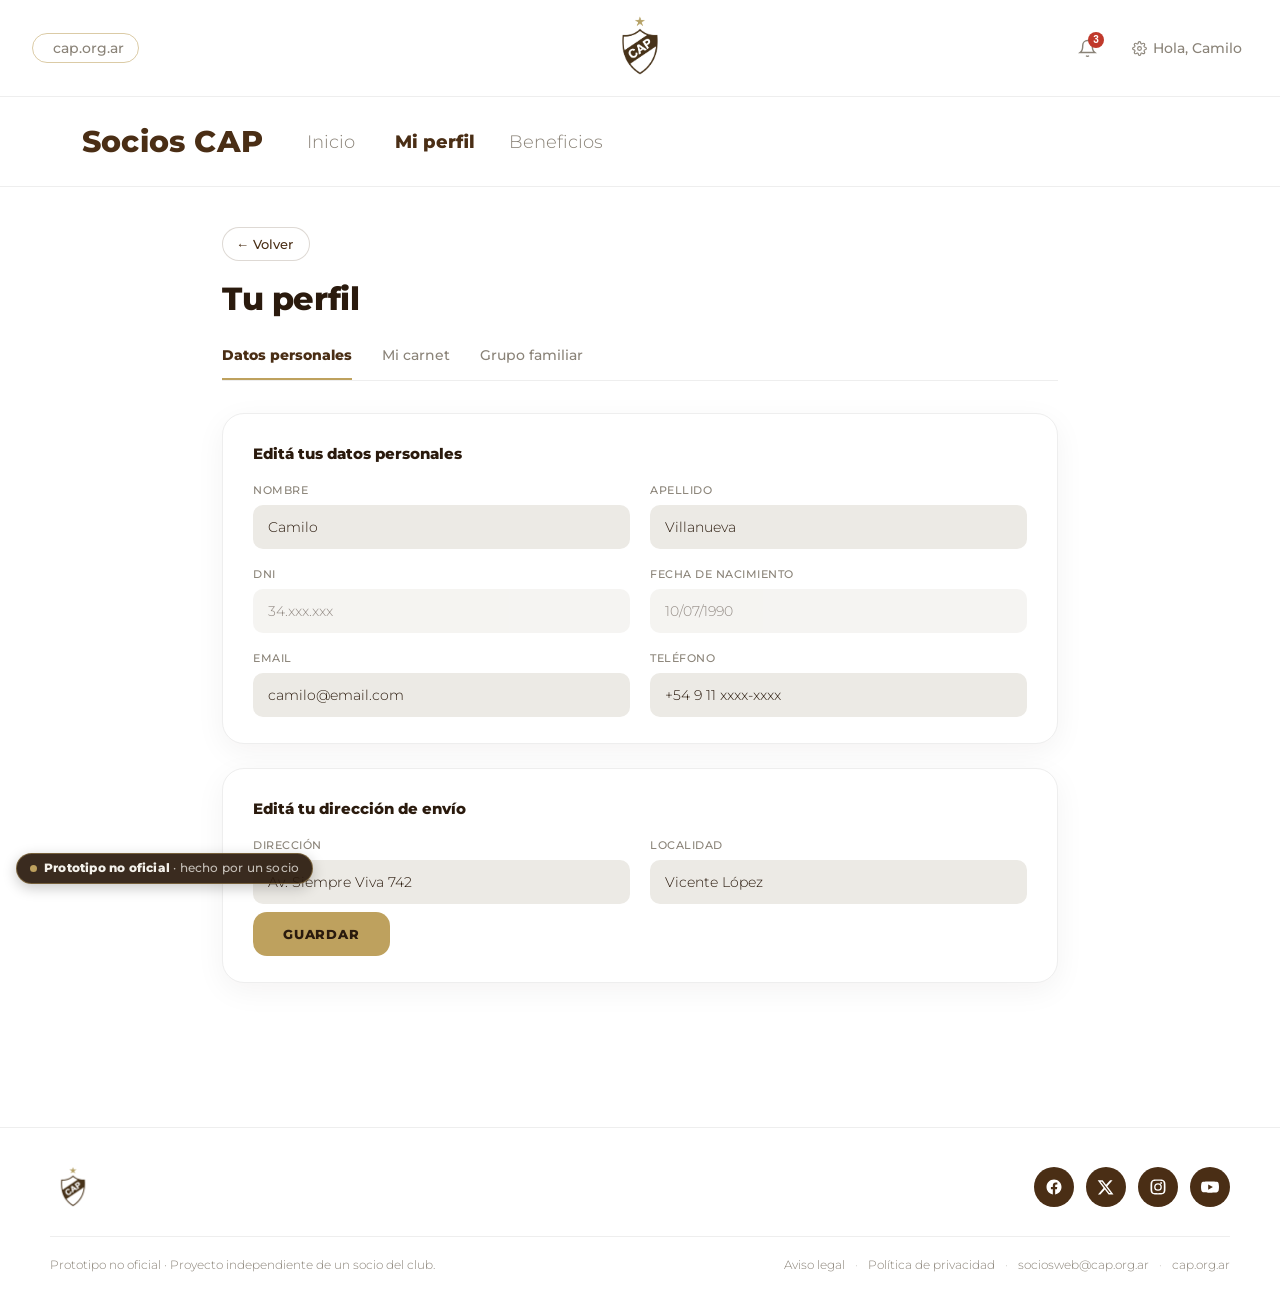
<file: mis-datos.html>
<!DOCTYPE html>
<html lang="es-AR">
<head>
<meta charset="UTF-8">
<meta name="viewport" content="width=device-width, initial-scale=1">
<title>Tu perfil — Portal de Socios CAP</title>
<link rel="stylesheet" href="assets/css/tipografias.css">
<style>

  :root {
    --brown: #4a2e15;
    --brown-dark: #2a1a0d;
    --gold: #bea15e;
    --gold-light: #d9c58f;
    --cream: #f5f2ec;
    --gray-fill: #eceae5;
    --white: #ffffff;
    --gray-text: #8a8378;
    --ink: #2a1a0d;
  }
  * { box-sizing: border-box; min-width: 0; }
  html, body { max-width: 100%; overflow-x: hidden; }
  body { margin: 0; font-family: 'Montserrat', sans-serif; font-weight: 300; background: var(--white); color: var(--ink); }
  a { color: inherit; text-decoration: none; }

  .utility-bar {
    display: grid; grid-template-columns: 1fr auto 1fr; align-items: center;
    padding: 12px 32px; font-size: 14px; color: var(--gray-text); border-bottom: 1px solid #eee;
  }
  .utility-bar .site-link { justify-self: start; display: flex; align-items: center; gap: 6px; }
  .utility-bar img.escudo-mini { height: 68px; justify-self: center; }
  .utility-bar .right { justify-self: end; display: flex; gap: 22px; align-items: center; }

  nav.section-nav { border-bottom: 1px solid #eee; }
  .section-nav-inner {
    display: flex; align-items: center; gap: 44px;
    max-width: 900px; margin: 0 auto; box-sizing: border-box;
    padding: 26px 32px;
  }
  nav.section-nav .brand { font-weight: 700; font-size: 30px; color: var(--brown); letter-spacing: 0.2px; }
  nav.section-nav .links { display: flex; gap: 34px; font-size: 18px; color: var(--gray-text); }
  nav.section-nav .links a.active { color: var(--brown); font-weight: 700; }

  main { max-width: 900px; margin: 0 auto; padding: 40px 32px 80px; }

  .back-link { font-size: 12px; color: var(--gray-text); display: inline-flex; align-items: center; gap: 6px; margin-bottom: 18px; }
  .page-head { display: flex; align-items: flex-end; justify-content: space-between; flex-wrap: wrap; gap: 20px; margin-bottom: 8px; }
  h1.page-title { font-weight: 700; font-size: 32px; color: var(--ink); margin: 0; letter-spacing: -0.4px; }

  .tabs { display: flex; gap: 30px; border-bottom: 1px solid #eee; margin: 28px 0 32px; }
  .tabs button { border: none; background: none; padding: 0 0 14px; font-family: 'Montserrat', sans-serif; font-weight: 400; font-size: 14px; color: var(--gray-text); cursor: pointer; border-bottom: 2px solid transparent; }
  .tabs button.active { color: var(--brown); font-weight: 700; border-bottom-color: var(--gold); }

  .tab-panel { display: none; }
  .tab-panel.active { display: block; }

  .card { background: var(--white); border: 1px solid #eee; border-radius: 22px; padding: 30px 30px 26px; margin-bottom: 24px; box-shadow: 0 8px 30px rgba(42,26,13,0.05); }
  .card h2 { font-size: 15px; font-weight: 700; color: var(--ink); margin: 0 0 20px; }

  .field-grid { display: grid; grid-template-columns: 1fr 1fr; gap: 18px 20px; }
  .field { display: flex; flex-direction: column; gap: 8px; }
  .field.full { grid-column: 1 / -1; }
  label { font-size: 11px; font-weight: 400; color: var(--gray-text); text-transform: uppercase; letter-spacing: 0.5px; }
  input, select { padding: 13px 15px; border: none; border-radius: 10px; font-family: 'Montserrat', sans-serif; font-weight: 300; font-size: 14px; color: var(--ink); background: var(--gray-fill); outline: none; }
  input:focus, select:focus { box-shadow: 0 0 0 2px var(--gold); }
  input:disabled { opacity: 0.5; }

  .btn { padding: 14px 30px; border-radius: 14px; border: none; font-family: 'Montserrat', sans-serif; font-weight: 700; font-size: 13px; letter-spacing: 0.8px; text-transform: uppercase; cursor: pointer; }
  .btn-primary { background: var(--gold); color: var(--brown-dark); margin-top: 8px; }
  .btn-primary:hover { background: var(--gold-light); }

  /* Grupo familiar */
  .family-list { display: flex; flex-direction: column; gap: 12px; }
  .family-row { display: flex; align-items: center; justify-content: space-between; padding: 20px; border-radius: 14px; background: var(--gray-fill); flex-wrap: wrap; gap: 16px; }
  .family-row .who { display: flex; align-items: center; gap: 16px; }
  .avatar { width: 56px; height: 56px; border-radius: 50%; background: var(--brown); color: var(--white); display: flex; align-items: center; justify-content: center; font-size: 15px; font-weight: 700; overflow: hidden; flex-shrink: 0; }
  .avatar img { width: 100%; height: 100%; object-fit: cover; }
  .who-info { display: flex; flex-direction: column; gap: 2px; }
  .family-row .name { font-size: 15px; font-weight: 700; color: var(--ink); }
  .family-row .rel { font-size: 12px; color: var(--gold-dark, #8f7a44); font-weight: 700; text-transform: uppercase; letter-spacing: 0.3px; }
  .family-row .meta { font-size: 12px; color: var(--gray-text); }
  .family-actions { display: flex; gap: 10px; }
  .btn-mini { padding: 10px 18px; border-radius: 12px; font-size: 12px; font-weight: 700; letter-spacing: 0.3px; cursor: pointer; border: none; }
  .btn-mini.outline { background: var(--white); color: var(--brown); border: 1.5px solid #ddd; }
  .btn-mini.outline:hover { border-color: var(--brown); }
  .btn-mini.fill { background: var(--gold); color: var(--brown-dark); }
  .btn-mini.fill:hover { background: var(--gold-light); }
  .badge-cat { font-size: 10px; font-weight: 700; letter-spacing: 0.5px; text-transform: uppercase; color: var(--brown-dark); background: var(--gold); padding: 4px 10px; border-radius: 20px; }
  .add-member { display: flex; align-items: center; justify-content: center; gap: 8px; padding: 14px; border: 1.5px dashed #ddd; border-radius: 12px; color: var(--brown); font-size: 13px; cursor: pointer; margin-top: 4px; }
  .add-member:hover { border-color: var(--gold); background: var(--cream); }

  /* Carnet tab — tarjeta 3D giratoria: frente (glossy + trama dorada) y dorso (QR de acceso) */
  :root { --brown-darkest: #1c1108; }
  .socio-card-wrap { display: flex; justify-content: center; padding: 20px 0 8px; perspective: 1400px; }
  .socio-card { width: 100%; max-width: 440px; aspect-ratio: 440 / 270; perspective: 1400px; }
  .socio-card__inner {
    position: relative; width: 100%; height: 100%; transform-style: preserve-3d;
    transition: transform .6s cubic-bezier(.4,.1,.2,1); cursor: pointer;
  }
  .socio-card__side { position: absolute; inset: 0; backface-visibility: hidden; }
  .socio-card__side--back { transform: rotateY(180deg); }
  .socio-card__face {
    position: relative; width: 100%; height: 100%; border-radius: 24px; overflow: hidden;
    background: linear-gradient(155deg, var(--brown) 0%, var(--brown-dark) 60%, var(--brown-darkest) 100%);
    color: #efe2cf;
    box-shadow: 0 30px 60px -14px rgba(0,0,0,.5), 0 4px 12px rgba(0,0,0,.3), inset 0 1px 1px rgba(255,255,255,.15);
  }
  .socio-card__back-header { position: absolute; top: 11%; left: 7%; display: flex; align-items: center; gap: 12px; }
  .socio-card__back-header img { height: 34px; }
  .socio-card__back-header .club-name { margin: 0; font: 700 13px 'Montserrat', sans-serif; }
  .socio-card__back-header .club-sub { margin: 2px 0 0; font: 500 11px 'Montserrat', sans-serif; opacity: .65; }
  .socio-card__qr-col {
    position: absolute; top: 0; bottom: 0; right: 0; width: 42%;
    display: flex; flex-direction: column; align-items: center; justify-content: center; gap: 10px;
  }
  .socio-card__qr-box { background: #fff; border-radius: 14px; padding: 10px; box-shadow: 0 6px 18px rgba(0,0,0,.35); }
  .socio-card__qr-box img { display: block; width: 84px; height: 84px; }
  .socio-card__qr-caption { margin: 0; font: 600 10px 'Montserrat', sans-serif; letter-spacing: .06em; opacity: .75; text-align: center; }
  .socio-card__back-info { position: absolute; left: 7%; bottom: 10%; display: flex; flex-direction: column; gap: 10px; }
  .socio-card__back-info .label { margin: 0; font: 600 10px 'Montserrat', sans-serif; letter-spacing: .08em; opacity: .55; }
  .socio-card__back-info .value { margin: 2px 0 0; font: 700 17px/1 ui-monospace, 'SFMono-Regular', Consolas, monospace; letter-spacing: .02em; }
  .socio-card-hint { text-align: center; font-size: 11.5px; color: var(--gray-text); margin-top: 10px; }
  .socio-card__emboss {
    position: absolute; inset: 0;
    background: linear-gradient(115deg, rgba(255,255,255,.10), transparent 42%), radial-gradient(120% 90% at 15% 0%, rgba(255,255,255,.10), transparent 60%);
  }
  /* El dorado viene horneado en la imagen: Safari/iOS pierde la opacidad
     cuando se combina filter con opacity dentro de la tarjeta 3D. */
  .socio-card__trama { position: absolute; inset: 0; opacity: .34; }
  .socio-card__trama .tentaculos {
    position: absolute; inset: -12% -8%;
    background-image: url('assets/img/carnet/tentaculos-dorado.webp');
    background-size: 640px auto; background-repeat: no-repeat; background-position: -20px -20px;
  }
  .socio-card__logo { position: absolute; top: 5%; left: 6%; height: 31%; width: auto; filter: drop-shadow(0 3px 6px rgba(0,0,0,.5)); }
  .socio-card__pill {
    position: absolute; top: 12%; right: 7%;
    font: 700 11px 'Montserrat', sans-serif; letter-spacing: .04em; padding: 7px 14px; border-radius: 999px; white-space: nowrap;
    background: rgba(239,226,207,.16); color: #efe2cf; border: 1px solid rgba(239,226,207,.35);
  }
  .socio-card__foot { position: absolute; left: 7%; right: 7%; bottom: 9%; display: flex; align-items: flex-end; justify-content: space-between; }
  .socio-card__socio-line { font: 500 12.5px 'Montserrat', sans-serif; letter-spacing: .01em; opacity: .75; margin: 0 0 6px; }
  .socio-card__name { font: 700 24px/1.1 'Montserrat', sans-serif; margin: 0; letter-spacing: -.01em; }
  .socio-card__wallet-link { font: 700 12px 'Montserrat', sans-serif; text-decoration: none; color: #efe2cf; opacity: .85; display: flex; align-items: center; gap: 6px; }
  .socio-card__shine { position: absolute; inset: 0; pointer-events: none; mix-blend-mode: overlay; }
  .socio-card__sweep {
    position: absolute; top: -50%; left: -60%; width: 40%; height: 200%;
    background: linear-gradient(75deg, transparent 30%, rgba(255,255,255,.28) 48%, transparent 66%);
    transform: rotate(8deg); animation: socioCardSweep 4.5s ease-in-out infinite; pointer-events: none;
  }
  @keyframes socioCardSweep { 0% { left: -60%; } 55% { left: 130%; } 100% { left: 130%; } }
  @media (prefers-reduced-motion: reduce) {
    .socio-card__sweep { animation: none; }
    .socio-card__inner { transition: none; }
  }
  .socio-card-caption { text-align: center; font-size: 12px; color: var(--gray-text); margin-top: 12px; }

  .carnet-actions { display: flex; gap: 12px; margin-top: 20px; justify-content: center; }
  .carnet-actions button { font-family: 'Montserrat', sans-serif; font-size: 12px; font-weight: 700; letter-spacing: 0.5px; text-transform: uppercase; padding: 13px 22px; border-radius: 14px; cursor: pointer; border: none; }
  .carnet-actions .primary { background: var(--gold); color: var(--brown-dark); }
  .carnet-actions .ghost { background: transparent; color: var(--brown); border: 1.5px solid #ddd; }

  /* Modal "Ver credencial" — Grupo familiar */
  .carnet-modal-overlay { position: fixed; inset: 0; background: rgba(28,17,8,0.6); display: flex; align-items: center; justify-content: center; padding: 24px; z-index: 90; }
  .carnet-modal-overlay[hidden] { display: none; }
  .carnet-modal { position: relative; width: 100%; max-width: 480px; }
  .carnet-modal .socio-card-hint { color: rgba(255,255,255,0.75); }
  .carnet-modal-close {
    position: absolute; top: -46px; right: 0; width: 36px; height: 36px; border-radius: 50%;
    border: none; background: rgba(255,255,255,0.15); color: #fff; font-size: 16px; line-height: 1; cursor: pointer;
  }
  .carnet-modal-close:hover { background: rgba(255,255,255,0.3); }
  .carnet-modal-close:focus-visible { outline: 2px solid var(--gold); outline-offset: 2px; }

  footer.bottom { background: var(--white); color: var(--gray-text); padding: 36px 32px 28px; margin-top: 40px; border-top: 1px solid #eee; }
  .footer-top { max-width: 1180px; margin: 0 auto; display: flex; align-items: center; justify-content: space-between; padding-bottom: 26px; }
  .footer-top img { height: 46px; }
  .social-row { display: flex; gap: 12px; }
  .social-row a { width: 40px; height: 40px; border-radius: 50%; background: var(--brown); color: var(--white); display: flex; align-items: center; justify-content: center; }
  .social-row a:hover { background: var(--gold); color: var(--brown-dark); }
  .social-row svg { width: 18px; height: 18px; }
  .footer-divider { max-width: 1180px; margin: 0 auto; border-top: 1px solid #eee; }
  .footer-bottom-row { max-width: 1180px; margin: 0 auto; display: flex; justify-content: space-between; align-items: center; padding-top: 20px; flex-wrap: wrap; gap: 14px; font-size: 12px; }
  .footer-bottom-row .legal-links { display: flex; gap: 10px; flex-wrap: wrap; align-items: center; }
  .footer-bottom-row .legal-links a { color: var(--gray-text); }
  .footer-bottom-row .legal-links a:hover { color: var(--brown); }
  .footer-bottom-row .dot { opacity: 0.5; }

  @media (max-width: 720px) {
    .section-nav-inner { flex-wrap: wrap; gap: 16px 24px; padding: 16px 20px; }
    .utility-bar { padding: 10px 20px; }
    main { padding: 28px 20px 60px; }
    h1.page-title { font-size: 26px; }
    .tabs { gap: 20px; }
    .field-grid { grid-template-columns: 1fr; }
    .socio-card { max-width: 340px; }
    .footer-top { flex-direction: column; align-items: flex-start; gap: 16px; }
    .footer-bottom-row { flex-direction: column; align-items: flex-start; }
  }

  @media (max-width: 420px) {
    .socio-card { max-width: 300px; }
    .socio-card__qr-col { width: 38%; gap: 6px; }
    .socio-card__qr-box { padding: 6px; }
    .socio-card__qr-box img { width: 52px; height: 52px; }
    .socio-card__qr-caption { font-size: 8px; }
    .socio-card__back-header img { height: 24px; }
    .socio-card__back-header .club-name { font-size: 11px; }
    .socio-card__back-header .club-sub { font-size: 9px; }
    .socio-card__back-info .value { font-size: 14px; }
  }


  /* Profile dropdown (desktop) */
  .utility-bar .right { position: relative; }
  .profile-wrap { position: relative; display: inline-flex; align-items: center; }
  .profile-trigger { display: inline-flex; align-items: center; gap: 6px; cursor: pointer; background: none; border: none; font-family: inherit; font-size: inherit; color: inherit; padding: 4px 6px; border-radius: 8px; }
  .profile-trigger:hover { background: var(--gray-fill); }
  .profile-trigger svg { width: 15px; height: 15px; flex-shrink: 0; }
  .profile-dropdown {
    position: absolute; top: 38px; right: 0; z-index: 70;
    background: var(--white); border: 1.5px solid var(--brown); border-radius: 14px;
    box-shadow: 0 14px 34px rgba(42,26,13,0.18); padding: 8px; min-width: 170px;
    display: none; flex-direction: column;
  }
  .profile-dropdown.open { display: flex; }
  .profile-dropdown a { padding: 12px 14px; font-size: 13.5px; color: var(--ink); border-radius: 9px; }
  .profile-dropdown a:hover { background: var(--cream); }

  /* Drawer polish */
  .drawer-head .hello { font-size: 13px; color: var(--gray-text); flex: 1; }
  .drawer-primary { display: flex; gap: 22px; padding: 4px 20px 18px; border-bottom: 1px solid #eee; }
  .drawer-primary a { font-size: 15px; font-weight: 700; color: var(--brown); }
  .drawer-section a { padding: 15px 12px; font-size: 15.5px; }
  .drawer-cta {
    margin: 18px 20px; padding: 15px; border-radius: 14px; border: none; cursor: pointer;
    background: linear-gradient(135deg, var(--gold-light) 0%, var(--gold) 55%, #8f7a44 100%);
    color: var(--brown-dark); font-weight: 700; font-size: 14px; letter-spacing: 0.2px;
    display: flex; align-items: center; justify-content: center; gap: 10px;
    box-shadow: 0 8px 20px rgba(190,161,94,0.35);
  }
  .drawer-cta svg { width: 18px; height: 18px; }
  .drawer-site-link {
    display: flex; align-items: center; gap: 8px; margin-top: auto;
    padding: 16px 20px; font-size: 13px; color: var(--gray-text); border-top: 1px solid #eee;
  }
  .drawer-site-link svg { width: 15px; height: 15px; }

  /* Mobile nav drawer */
  .mobile-wordmark { display: none; }
  .hamburger-btn { display:none; background:none; border:none; cursor:pointer; color:var(--brown); padding:4px; }
  .hamburger-btn svg { width:22px; height:22px; }
  .nav-backdrop { position:fixed; inset:0; background:rgba(0,0,0,0.45); z-index:60; opacity:0; pointer-events:none; transition:opacity .2s; }
  .nav-backdrop.open { opacity:1; pointer-events:auto; }
  .nav-drawer { position:fixed; top:0; right:0; bottom:0; width:82%; max-width:340px; background:var(--white); z-index:61;
    transform:translateX(100%); transition:transform .25s ease; display:flex; flex-direction:column; overflow-y:auto; }
  .nav-drawer.open { transform:translateX(0); }
  .drawer-head { display:flex; align-items:center; gap:12px; padding:20px; border-bottom:1px solid #eee; }
  .drawer-head img { height:40px; }
  .drawer-head .who { font-size:14px; font-weight:700; color:var(--brown); flex:1; }
  .drawer-head .close-drawer { background:none; border:none; color:var(--gray-text); font-size:18px; cursor:pointer; }
  .drawer-section { padding:10px 8px; border-bottom:1px solid #eee; }
  .drawer-section a { display:flex; align-items:center; gap:12px; padding:13px 12px; font-size:14px; color:var(--ink); border-radius:8px; }
  .drawer-section a:hover { background:var(--cream); }
  .drawer-section a svg { width:18px; height:18px; color:var(--brown); flex-shrink:0; }
  .drawer-section a .chev { margin-left:auto; width:14px; height:14px; color:var(--gray-text); }
  .drawer-foot { margin-top:auto; background:var(--brown-dark); color:rgba(255,255,255,0.85); padding:14px 20px; font-size:12px; display:flex; align-items:center; justify-content:space-between; }

  @media (max-width: 760px) {
    .utility-bar .site-link { display:none; }
    .utility-bar .right .icon-label,
    .utility-bar .right > a:not(.hamburger-btn) { display:none; }
    .hamburger-btn { display:flex; }
    .utility-bar { display: flex; justify-content: space-between; align-items: center; }
    .brand-group { display: flex; align-items: center; gap: 8px; }
    .utility-bar img.escudo-mini { height: 46px; }
    .mobile-wordmark { display: inline-block; font-weight: 700; font-size: 15px; color: var(--brown); }
    nav.section-nav { display:none; }
    .hero-help { display:none; }
  }
</style>

<!-- Metadatos para compartir en redes (capa del prototipo) -->
<meta name="description" content="Ficha del socio y grupo familiar. Prototipo no oficial del Portal de Socios de Platense.">
<link rel="canonical" href="https://portal-socios-cap.vercel.app/mis-datos">
<meta property="og:type" content="website">
<meta property="og:site_name" content="Prototipo Portal de Socios CAP">
<meta property="og:locale" content="es_AR">
<meta property="og:url" content="https://portal-socios-cap.vercel.app/mis-datos">
<meta property="og:title" content="Mis Datos — Prototipo Portal de Socios CAP">
<meta property="og:description" content="Ficha del socio y grupo familiar. Prototipo no oficial del Portal de Socios de Platense.">
<meta property="og:image" content="https://portal-socios-cap.vercel.app/assets/og/portal-socios-cap.jpg">
<meta property="og:image:type" content="image/jpeg">
<meta property="og:image:width" content="1200">
<meta property="og:image:height" content="630">
<meta property="og:image:alt" content="Pantallas del prototipo del Portal de Socios del Club Atlético Platense">
<meta name="twitter:card" content="summary_large_image">
<meta name="twitter:creator" content="@Camilo_Tense">
<link rel="icon" href="assets/img/favicon-192.png">

<!-- Capa del prototipo publico (no forma parte del diseno aprobado) -->
<link rel="stylesheet" href="assets/css/componentes.css">
<link rel="stylesheet" href="assets/css/animaciones.css">
<link rel="stylesheet" href="assets/css/prototipo.css">
<script src="assets/js/prototipo.js"></script>

<!-- App instalable (PWA) -->
<link rel="manifest" href="/manifest.webmanifest">
<meta name="theme-color" content="#4a2e15">
<link rel="apple-touch-icon" href="/assets/img/pwa/apple-touch-icon.png">
<meta name="apple-mobile-web-app-capable" content="yes">
<meta name="apple-mobile-web-app-status-bar-style" content="black-translucent">
<meta name="apple-mobile-web-app-title" content="Socios CAP">
<meta name="mobile-web-app-capable" content="yes">
<script src="/assets/js/pwa.js" defer></script>
<script src="/assets/js/menu-socios.js" defer></script>
<script src="/assets/js/notificaciones.js" defer></script>
<script src="/assets/js/carnet-descarga.js" defer></script>
</head>
<body>

<div class="utility-bar">
  <a class="site-link" href="https://cap.org.ar" target="_blank" rel="noopener" aria-label="Ir al sitio oficial del club (se abre en una pestaña nueva)">
    <svg viewBox="0 0 24 24" fill="none" stroke="currentColor" stroke-width="1.8" aria-hidden="true"><path d="M14 3h7v7"/><path d="M10 14 21 3"/><path d="M21 14v5a2 2 0 0 1-2 2H5a2 2 0 0 1-2-2V5a2 2 0 0 1 2-2h5"/></svg>
    cap.org.ar
  </a>
  <div class="brand-group">
    <a class="brand-home" href="home.html" aria-label="Ir al inicio del portal">
      <img class="escudo-mini" src="assets/img/escudo-cap-oficial.png" alt="Club Atlético Platense">
      <span class="mobile-wordmark">Socios CAP</span>
    </a>
  </div>
  <div class="right">
    <div class="profile-wrap">
      <button class="profile-trigger" onclick="toggleProfileMenu(event)">
        <svg viewBox="0 0 24 24" fill="none" stroke="currentColor" stroke-width="1.8"><circle cx="12" cy="12" r="3"/><path d="M19.4 15a1.65 1.65 0 0 0 .33 1.82l.06.06a2 2 0 1 1-2.83 2.83l-.06-.06a1.65 1.65 0 0 0-1.82-.33 1.65 1.65 0 0 0-1 1.51V21a2 2 0 0 1-4 0v-.09A1.65 1.65 0 0 0 9 19.4a1.65 1.65 0 0 0-1.82.33l-.06.06a2 2 0 1 1-2.83-2.83l.06-.06a1.65 1.65 0 0 0 .33-1.82 1.65 1.65 0 0 0-1.51-1H3a2 2 0 0 1 0-4h.09A1.65 1.65 0 0 0 4.6 9a1.65 1.65 0 0 0-.33-1.82l-.06-.06a2 2 0 1 1 2.83-2.83l.06.06a1.65 1.65 0 0 0 1.82.33H9a1.65 1.65 0 0 0 1-1.51V3a2 2 0 0 1 4 0v.09a1.65 1.65 0 0 0 1 1.51 1.65 1.65 0 0 0 1.82-.33l.06-.06a2 2 0 1 1 2.83 2.83l-.06.06a1.65 1.65 0 0 0-.33 1.82V9a1.65 1.65 0 0 0 1.51 1H21a2 2 0 0 1 0 4h-.09a1.65 1.65 0 0 0-1.51 1z"/></svg>
        Hola, Camilo
      </button>
      <div class="profile-dropdown" id="profileDropdown">
        <a href="mis-datos.html">Tu perfil</a>
        <a href="login.html">Cerrar sesión</a>
      </div>
    </div>
    <button class="hamburger-btn" onclick="toggleNav(true)" aria-label="Abrir menú">
      <svg viewBox="0 0 24 24" fill="none" stroke="currentColor" stroke-width="1.8"><path d="M3 6h18M3 12h18M3 18h18"/></svg>
    </button>
  </div>
</div>


<div class="nav-backdrop" id="navBackdrop" onclick="toggleNav(false)"></div>
<nav class="nav-drawer" id="navDrawer">
  <div class="drawer-head">
    <span class="hello">Hola, Camilo</span>
    <button class="close-drawer" onclick="toggleNav(false)">✕</button>
  </div>
  <div class="drawer-primary">
    <a href="mis-datos.html">Tu perfil</a>
    <a href="login.html">Cerrar sesión</a>
  </div>
  <div class="drawer-section">
    <a href="home.html"><svg viewBox="0 0 24 24" fill="none" stroke="currentColor" stroke-width="1.8"><path d="M3 12 12 3l9 9"/><path d="M5 10v10h14V10"/></svg>Inicio</a>
    <a href="mis-datos.html"><svg viewBox="0 0 24 24" fill="none" stroke="currentColor" stroke-width="1.8"><circle cx="12" cy="8" r="4"/><path d="M4 21c0-4.4 3.6-8 8-8s8 3.6 8 8"/></svg>Mis Datos</a>
    <a href="pagos-pendientes.html"><svg viewBox="0 0 24 24" fill="none" stroke="currentColor" stroke-width="1.8"><rect x="3" y="6" width="18" height="13" rx="2"/><path d="M3 10h18"/></svg>Mis Pagos Pendientes</a>
    <a href="inscripciones.html"><svg viewBox="0 0 24 24" fill="none" stroke="currentColor" stroke-width="1.8"><rect x="2" y="5" width="20" height="14" rx="2"/><path d="M2 10h20"/></svg>Inscripciones / Débito automático</a>
    <a href="turnos.html"><svg viewBox="0 0 24 24" fill="none" stroke="currentColor" stroke-width="1.8"><circle cx="12" cy="12" r="9"/><path d="M12 7v5l3 3"/></svg>Mis Turnos</a>
    <a href="pagos-realizados.html"><svg viewBox="0 0 24 24" fill="none" stroke="currentColor" stroke-width="1.8"><path d="M6 3h9l3 3v15H6z"/><path d="M9 8h6M9 12h6M9 16h4"/></svg>Mis Pagos Realizados</a>
    <a href="beneficios.html"><svg viewBox="0 0 24 24" fill="none" stroke="currentColor" stroke-width="1.8"><path d="M20 12V8H6a2 2 0 0 1 0-4h12v4"/><path d="M4 6v12a2 2 0 0 0 2 2h14v-4"/><path d="M18 12a2 2 0 0 0 0 4h4v-4Z"/></svg>Beneficios</a>
    <a href="#"><svg viewBox="0 0 24 24" fill="none" stroke="currentColor" stroke-width="1.8"><path d="M21 11.5a8.4 8.4 0 0 1-8.4 8.4 8.5 8.5 0 0 1-4-.9L3 20l1-5.5A8.4 8.4 0 1 1 21 11.5Z"/></svg>Mis Sugerencias</a>
  </div>
  <button class="drawer-cta">
    <svg viewBox="0 0 24 24" fill="none" stroke="currentColor" stroke-width="1.8"><path d="M8 21h8M12 17v4M17 4H7v6a5 5 0 0 0 10 0V4Z"/><path d="M7 6H4a1 1 0 0 0-1 1v1a4 4 0 0 0 4 4M17 6h3a1 1 0 0 1 1 1v1a4 4 0 0 1-4 4"/></svg>
    Sumate a Zona Calamar
  </button>
  <a class="drawer-site-link" href="https://cap.org.ar" target="_blank" rel="noopener" aria-label="Ir al sitio oficial del club (se abre en una pestaña nueva)">
    <svg viewBox="0 0 24 24" fill="none" stroke="currentColor" stroke-width="1.8" aria-hidden="true"><path d="M14 3h7v7"/><path d="M10 14 21 3"/><path d="M21 14v5a2 2 0 0 1-2 2H5a2 2 0 0 1-2-2V5a2 2 0 0 1 2-2h5"/></svg>
    cap.org.ar
  </a>
</nav>
<nav class="section-nav">
  <div class="section-nav-inner">
  <a class="brand brand-home" href="home.html">Socios CAP</a>
  <div class="links">
    <a href="home.html" data-label="Inicio">Inicio</a>
    <a href="mis-datos.html" class="active" data-label="Mi perfil">Mi perfil</a>
    <a href="beneficios.html" data-label="Beneficios">Beneficios</a>
  </div>
  </div>
</nav>

<main>
  <a class="back-link" href="home.html">← Volver</a>
  <div class="page-head"><h1 class="page-title">Tu perfil</h1></div>

  <div class="tabs">
    <button class="active" onclick="showTab('datos', this)">Datos personales</button>
    <button onclick="showTab('carnet', this)">Mi carnet</button>
    <button onclick="showTab('familia', this)">Grupo familiar</button>
  </div>

  <div id="datos" class="tab-panel active">
    <div class="card">
      <h2>Editá tus datos personales</h2>
      <div class="field-grid">
        <div class="field"><label>Nombre</label><input type="text" value="Camilo"></div>
        <div class="field"><label>Apellido</label><input type="text" value="Villanueva"></div>
        <div class="field"><label>DNI</label><input type="text" value="34.xxx.xxx" disabled></div>
        <div class="field"><label>Fecha de nacimiento</label><input type="text" value="10/07/1990" disabled></div>
        <div class="field"><label>Email</label><input type="email" value="camilo@email.com"></div>
        <div class="field"><label>Teléfono</label><input type="text" value="+54 9 11 xxxx-xxxx"></div>
      </div>
    </div>
    <div class="card">
      <h2>Editá tu dirección de envío</h2>
      <div class="field-grid">
        <div class="field"><label>Dirección</label><input type="text" value="Av. Siempre Viva 742"></div>
        <div class="field"><label>Localidad</label><input type="text" value="Vicente López"></div>
      </div>
      <button class="btn btn-primary">Guardar</button>
    </div>
  </div>

  <div id="carnet" class="tab-panel">
    <div class="socio-card-wrap">
        <div class="socio-card">
          <div class="socio-card__inner" id="socioCardInner">
            <div class="socio-card__side">
              <div class="socio-card__face">
                <div class="socio-card__trama"><div class="tentaculos"></div></div>
                <div class="socio-card__emboss"></div>
                <img class="socio-card__logo" src="assets/img/carnet/logo-clasico.webp" alt="Escudo clásico Club Atlético Platense">
                <div class="socio-card__pill">ACTIVO</div>
                <div class="socio-card__foot">
                  <div>
                    <p class="socio-card__socio-line">Socio N° 955 · Categoría Activo</p>
                    <h3 class="socio-card__name">Camilo Villanueva</h3>
                  </div>
                  <a class="socio-card__wallet-link" href="#">+ Añadir a Wallet</a>
                </div>
                <div class="socio-card__shine"></div>
                <div class="socio-card__sweep"></div>
              </div>
            </div>
            <div class="socio-card__side socio-card__side--back">
              <div class="socio-card__face">
                <div class="socio-card__trama" style="opacity:.22"><div class="tentaculos"></div></div>
                <div class="socio-card__emboss"></div>
                <div class="socio-card__back-header">
                  <img src="assets/img/carnet/logo-clasico.webp" alt="Escudo">
                  <div>
                    <p class="club-name">Club Atlético Platense</p>
                    <p class="club-sub">Carnet de socio digital</p>
                  </div>
                </div>
                <div class="socio-card__qr-col">
                  <div class="socio-card__qr-box"><img src="assets/img/carnet/qr-code.png" alt="Código QR de acceso"></div>
                  <p class="socio-card__qr-caption">PRESENTALO EN<br>EL ACCESO</p>
                </div>
                <div class="socio-card__back-info">
                  <div><p class="label">SOCIO N°</p><p class="value">955</p></div>
                  <div><p class="label">VÁLIDO HASTA</p><p class="value">12 / 2026</p></div>
                </div>
                <div class="socio-card__shine"></div>
              </div>
            </div>
          </div>
        </div>
    </div>
    <p class="socio-card-hint">Tocá la tarjeta para girarla · Socio desde 12 de marzo de 2015</p>
    <div class="carnet-actions">
      <button type="button" class="primary carnet-descargar">Descargar carnet digital</button>
      <button class="ghost">+ Añadir a Wallet</button>
    </div>
  </div>

  <div id="familia" class="tab-panel">
    <div class="card">
      <h2>Grupo familiar</h2>
      <div class="family-list">
        <div class="family-row">
          <div class="who">
            <div class="avatar">CV</div>
            <div class="who-info">
              <span class="name">VILLANUEVA CAMILO</span>
              <span class="rel">Titular</span>
              <span class="meta">Nro Socio 955 · 1001 - PLENO</span>
              <span class="meta">Última cuota paga: 30/06/2026</span>
            </div>
          </div>
          <div class="family-actions">
            <button class="btn-mini outline">Modificar datos</button>
            <button class="btn-mini fill" onclick="openCarnetModal('titular')">Ver credencial</button>
          </div>
        </div>
        <div class="family-row">
          <div class="who">
            <div class="avatar">MV</div>
            <div class="who-info">
              <span class="name">VILLANUEVA MARÍA</span>
              <span class="rel">Cónyuge</span>
              <span class="meta">Nro Socio 7886 · 1002 - FAMILIAR</span>
              <span class="meta">Última cuota paga: 30/06/2026</span>
            </div>
          </div>
          <div class="family-actions">
            <button class="btn-mini outline">Modificar datos</button>
            <button class="btn-mini fill" onclick="openCarnetModal('conyuge')">Ver credencial</button>
          </div>
        </div>
        <div class="family-row">
          <div class="who">
            <div class="avatar">JV</div>
            <div class="who-info">
              <span class="name">VILLANUEVA JUAN</span>
              <span class="rel">Hijo · 12 años</span>
              <span class="meta">Nro Socio 7887 · 1003 - MENOR</span>
              <span class="meta">Última cuota paga: 30/06/2026</span>
            </div>
          </div>
          <div class="family-actions">
            <button class="btn-mini outline">Modificar datos</button>
            <button class="btn-mini fill" onclick="openCarnetModal('hijo')">Ver credencial</button>
          </div>
        </div>
        <div class="add-member">+ Agregar integrante al grupo familiar</div>
      </div>
    </div>
  </div>
</main>

<div class="carnet-modal-overlay" id="carnetModalOverlay" hidden>
  <div class="carnet-modal" role="dialog" aria-modal="true" aria-labelledby="carnetModalName">
    <button class="carnet-modal-close" id="carnetModalClose" aria-label="Cerrar credencial">✕</button>
    <div class="socio-card-wrap">
      <div class="socio-card">
        <div class="socio-card__inner">
          <div class="socio-card__side">
            <div class="socio-card__face">
              <div class="socio-card__trama"><div class="tentaculos"></div></div>
              <div class="socio-card__emboss"></div>
              <img class="socio-card__logo" src="assets/img/carnet/logo-clasico.webp" alt="Escudo clásico Club Atlético Platense">
              <div class="socio-card__pill" id="carnetModalStatus">ACTIVO</div>
              <div class="socio-card__foot">
                <div>
                  <p class="socio-card__socio-line" id="carnetModalSocioLine">Socio N° — · Categoría —</p>
                  <h3 class="socio-card__name" id="carnetModalName">—</h3>
                </div>
                <a class="socio-card__wallet-link" href="#">+ Añadir a Wallet</a>
              </div>
              <div class="socio-card__shine"></div>
              <div class="socio-card__sweep"></div>
            </div>
          </div>
          <div class="socio-card__side socio-card__side--back">
            <div class="socio-card__face">
              <div class="socio-card__trama" style="opacity:.22"><div class="tentaculos"></div></div>
              <div class="socio-card__emboss"></div>
              <div class="socio-card__back-header">
                <img src="assets/img/carnet/logo-clasico.webp" alt="Escudo">
                <div>
                  <p class="club-name">Club Atlético Platense</p>
                  <p class="club-sub">Carnet de socio digital</p>
                </div>
              </div>
              <div class="socio-card__qr-col">
                <div class="socio-card__qr-box"><img src="assets/img/carnet/qr-code.png" alt="Código QR de acceso"></div>
                <p class="socio-card__qr-caption">PRESENTALO EN<br>EL ACCESO</p>
              </div>
              <div class="socio-card__back-info">
                <div><p class="label">SOCIO N°</p><p class="value" id="carnetModalSocioNum">—</p></div>
                <div><p class="label">VÁLIDO HASTA</p><p class="value">12 / 2026</p></div>
              </div>
              <div class="socio-card__shine"></div>
            </div>
          </div>
        </div>
      </div>
    </div>
    <p class="socio-card-hint">Tocá la tarjeta para girarla</p>
  </div>
</div>

<footer class="bottom">
  <div class="footer-top">
    <img src="assets/img/escudo-cap-oficial.png" alt="Club Atlético Platense">
    <div class="social-row">
      <a href="#" aria-label="Facebook"><svg viewBox="0 0 24 24"><path fill="currentColor" d="M22 12.06C22 6.51 17.52 2 12 2S2 6.51 2 12.06c0 5 3.66 9.15 8.44 9.94v-7.03H7.9v-2.91h2.54V9.85c0-2.5 1.49-3.89 3.77-3.89 1.09 0 2.24.2 2.24.2v2.46h-1.26c-1.24 0-1.63.77-1.63 1.56v1.88h2.78l-.44 2.91h-2.34V22c4.78-.79 8.44-4.94 8.44-9.94Z"/></svg></a>
      <a href="#" aria-label="X"><svg viewBox="0 0 24 24"><path fill="currentColor" d="M17.53 3h3.2l-7 8 8.24 10.9h-6.45l-5.05-6.62L4.5 21.9H1.3l7.49-8.56L.9 3h6.6l4.56 6.03L17.53 3Zm-1.12 17h1.77L6.66 4.86H4.76L16.41 20Z"/></svg></a>
      <a href="#" aria-label="Instagram"><svg viewBox="0 0 24 24"><path fill="currentColor" d="M12 2c2.72 0 3.06.01 4.12.06 1.06.05 1.79.22 2.43.47.66.26 1.21.6 1.76 1.15.5.5.9 1.1 1.15 1.76.25.64.42 1.37.47 2.43.05 1.06.06 1.4.06 4.12s-.01 3.06-.06 4.12c-.05 1.06-.22 1.79-.47 2.43a4.9 4.9 0 0 1-1.15 1.76c-.5.5-1.1.9-1.76 1.15-.64.25-1.37.42-2.43.47-1.06.05-1.4.06-4.12.06s-3.06-.01-4.12-.06c-1.06-.05-1.79-.22-2.43-.47a4.9 4.9 0 0 1-1.76-1.15 4.9 4.9 0 0 1-1.15-1.76c-.25-.64-.42-1.37-.47-2.43C2.01 15.06 2 14.72 2 12s.01-3.06.06-4.12c.05-1.06.22-1.79.47-2.43.26-.66.6-1.21 1.15-1.76A4.9 4.9 0 0 1 5.44 2.53c.64-.25 1.37-.42 2.43-.47C8.94 2.01 9.28 2 12 2Zm0 1.8c-2.67 0-2.99.01-4.04.06-.87.04-1.34.18-1.65.3-.42.16-.71.35-1.02.66-.31.31-.5.6-.66 1.02-.12.31-.26.78-.3 1.65C4.28 8.53 4.27 8.85 4.27 12s.01 3.47.06 4.51c.04.87.18 1.34.3 1.65.16.42.35.71.66 1.02.31.31.6.5 1.02.66.31.12.78.26 1.65.3 1.05.05 1.37.06 4.04.06s2.99-.01 4.04-.06c.87-.04 1.34-.18 1.65-.3.42-.16.71-.35 1.02-.66.31-.31.5-.6.66-1.02.12-.31.26-.78.3-1.65.05-1.04.06-1.36.06-4.51s-.01-3.47-.06-4.51c-.04-.87-.18-1.34-.3-1.65a2.7 2.7 0 0 0-.66-1.02 2.7 2.7 0 0 0-1.02-.66c-.31-.12-.78-.26-1.65-.3C14.99 3.81 14.67 3.8 12 3.8Zm0 3.06a5.14 5.14 0 1 1 0 10.28 5.14 5.14 0 0 1 0-10.28Zm0 1.8a3.34 3.34 0 1 0 0 6.68 3.34 3.34 0 0 0 0-6.68Zm5.34-1.98a1.2 1.2 0 1 1-2.4 0 1.2 1.2 0 0 1 2.4 0Z"/></svg></a>
      <a href="#" aria-label="YouTube"><svg viewBox="0 0 24 24"><path fill="currentColor" d="M23.5 7.19a3.02 3.02 0 0 0-2.12-2.14C19.5 4.5 12 4.5 12 4.5s-7.5 0-9.38.55A3.02 3.02 0 0 0 .5 7.19 31.6 31.6 0 0 0 0 12a31.6 31.6 0 0 0 .5 4.81 3.02 3.02 0 0 0 2.12 2.14C4.5 19.5 12 19.5 12 19.5s7.5 0 9.38-.55a3.02 3.02 0 0 0 2.12-2.14A31.6 31.6 0 0 0 24 12a31.6 31.6 0 0 0-.5-4.81ZM9.6 15.5v-7l6.27 3.5-6.27 3.5Z"/></svg></a>
    </div>
  </div>
  <div class="footer-divider"></div>
  <div class="footer-bottom-row">
    <span>Prototipo no oficial · Proyecto independiente de un socio del club.</span>
    <div class="legal-links">
      <a href="aviso-legal.html">Aviso legal</a><span class="dot">·</span>
      <a href="aviso-legal.html#privacidad">Política de privacidad</a><span class="dot">·</span>
      <a href="mailto:sociosweb@cap.org.ar">sociosweb@cap.org.ar</a><span class="dot">·</span>
      <a href="https://cap.org.ar">cap.org.ar</a>
    </div>
  </div>
</footer>

<script>
function showTab(id, btn) {
  document.querySelectorAll('.tab-panel').forEach(p => p.classList.remove('active'));
  document.querySelectorAll('.tabs button').forEach(b => b.classList.remove('active'));
  document.getElementById(id).classList.add('active');
  btn.classList.add('active');
}
</script>


<script>
function toggleNav(open) {
  document.getElementById('navDrawer').classList.toggle('open', open);
  document.getElementById('navBackdrop').classList.toggle('open', open);
}
</script>

<script>
function toggleProfileMenu(e) {
  e.stopPropagation();
  document.getElementById('profileDropdown').classList.toggle('open');
}
document.addEventListener('click', function () {
  var dd = document.getElementById('profileDropdown');
  if (dd) dd.classList.remove('open');
});
</script>

<script>
(function () {
  document.querySelectorAll('.socio-card__inner').forEach(function (card) {
    var shines = card.querySelectorAll('.socio-card__shine');
    var flipped = false;

    function handleClick() {
      flipped = !flipped;
      card.style.transform = 'rotateY(' + (flipped ? 180 : 0) + 'deg)';
    }
    function handleMove(e) {
      var rect = card.getBoundingClientRect();
      var px = (e.clientX - rect.left) / rect.width;
      var py = (e.clientY - rect.top) / rect.height;
      var base = flipped ? 180 : 0;
      card.style.transform = 'rotateY(' + (base + (px - 0.5) * 14) + 'deg) rotateX(' + ((0.5 - py) * 10) + 'deg) scale(1.02)';
      shines.forEach(function (s) {
        s.style.background = 'radial-gradient(circle at ' + (px * 100) + '% ' + (py * 100) + '%, rgba(255,255,255,.35), transparent 55%)';
      });
    }
    function handleLeave() {
      card.style.transform = 'rotateY(' + (flipped ? 180 : 0) + 'deg)';
      shines.forEach(function (s) { s.style.background = ''; });
    }

    card.resetFlip = function () {
      flipped = false;
      card.style.transform = 'rotateY(0deg)';
    };

    card.addEventListener('click', handleClick);
    card.addEventListener('mousemove', handleMove);
    card.addEventListener('mouseleave', handleLeave);
  });
})();
</script>

<script>
(function () {
  var members = {
    titular: { name: 'Camilo Villanueva', socioNum: '955', categoria: 'Pleno', status: 'ACTIVO' },
    conyuge: { name: 'María Villanueva', socioNum: '7886', categoria: 'Familiar', status: 'ACTIVO' },
    hijo:    { name: 'Juan Villanueva', socioNum: '7887', categoria: 'Menor', status: 'ACTIVO' }
  };

  var overlay = document.getElementById('carnetModalOverlay');
  var closeBtn = document.getElementById('carnetModalClose');
  var modalInner = overlay.querySelector('.socio-card__inner');
  var elName = document.getElementById('carnetModalName');
  var elSocioLine = document.getElementById('carnetModalSocioLine');
  var elSocioNum = document.getElementById('carnetModalSocioNum');
  var elStatus = document.getElementById('carnetModalStatus');
  var lastFocused = null;
  var inertedSiblings = [];

  function handleKeydown(e) {
    if (e.key === 'Escape') closeCarnetModal();
  }

  function setBackgroundInert(on) {
    if (on) {
      inertedSiblings = Array.prototype.filter.call(document.body.children, function (el) {
        return el !== overlay && el.tagName !== 'SCRIPT';
      });
      inertedSiblings.forEach(function (el) {
        el.setAttribute('inert', '');
        el.setAttribute('aria-hidden', 'true');
      });
      document.body.style.overflow = 'hidden';
    } else {
      inertedSiblings.forEach(function (el) {
        el.removeAttribute('inert');
        el.removeAttribute('aria-hidden');
      });
      inertedSiblings = [];
      document.body.style.overflow = '';
    }
  }

  window.openCarnetModal = function (memberKey) {
    var m = members[memberKey];
    if (!m) return;
    elName.textContent = m.name;
    elSocioLine.textContent = 'Socio N° ' + m.socioNum + ' · Categoría ' + m.categoria;
    elSocioNum.textContent = m.socioNum;
    elStatus.textContent = m.status;
    if (modalInner.resetFlip) modalInner.resetFlip();
    lastFocused = document.activeElement;
    overlay.hidden = false;
    setBackgroundInert(true);
    closeBtn.focus();
    document.addEventListener('keydown', handleKeydown);
  };

  function closeCarnetModal() {
    overlay.hidden = true;
    setBackgroundInert(false);
    document.removeEventListener('keydown', handleKeydown);
    if (lastFocused) lastFocused.focus();
  }

  closeBtn.addEventListener('click', closeCarnetModal);
  overlay.addEventListener('click', function (e) {
    if (e.target === overlay) closeCarnetModal();
  });
})();
</script>
</body>
</html>
</file>
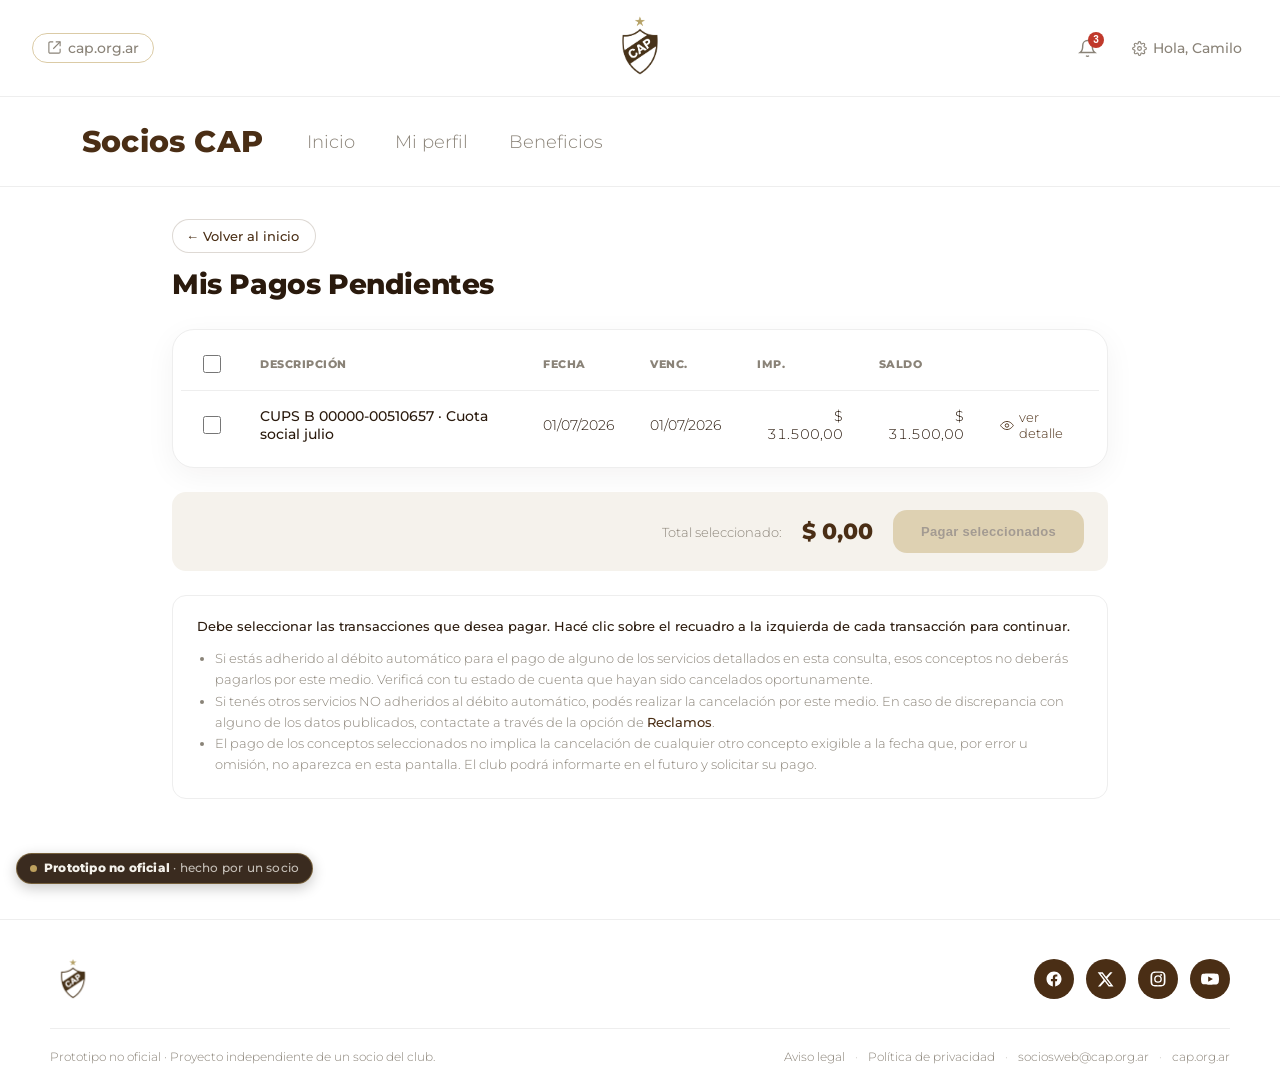
<file: pagos-pendientes.html>
<!DOCTYPE html>
<html lang="es-AR">
<head>
<meta charset="UTF-8">
<meta name="viewport" content="width=device-width, initial-scale=1">
<title>Mis Pagos Pendientes — Portal de Socios CAP</title>
<link rel="stylesheet" href="assets/css/tipografias.css">
<style>

  :root {
    --brown: #4a2e15; --brown-dark: #2a1a0d; --gold: #bea15e; --gold-light: #d9c58f;
    --cream: #f5f2ec; --gray-fill: #eceae5; --white: #ffffff; --gray-text: #8a8378; --ink: #2a1a0d;
  }
  * { box-sizing: border-box; min-width: 0; }
  html, body { max-width: 100%; overflow-x: hidden; }
  body { margin: 0; font-family: 'Montserrat', sans-serif; font-weight: 300; background: var(--white); color: var(--ink); }
  a { color: inherit; text-decoration: none; }

  .utility-bar { display: grid; grid-template-columns: 1fr auto 1fr; align-items: center; padding: 12px 32px; font-size: 14px; color: var(--gray-text); border-bottom: 1px solid #eee; }
  .utility-bar .site-link { justify-self: start; display: flex; align-items: center; gap: 6px; }
  .utility-bar img.escudo-mini { height: 68px; justify-self: center; }
  .utility-bar .right { justify-self: end; display: flex; gap: 22px; align-items: center; }
  .icon-label { display: inline-flex; align-items: center; gap: 6px; }
  .icon-label svg, .site-link svg { width: 15px; height: 15px; flex-shrink: 0; }

  nav.section-nav { border-bottom: 1px solid #eee; }
  .section-nav-inner {
    display: flex; align-items: center; gap: 44px;
    max-width: 1000px; margin: 0 auto; box-sizing: border-box;
    padding: 26px 32px;
  }
  nav.section-nav .brand { font-weight: 700; font-size: 30px; color: var(--brown); letter-spacing: 0.2px; }
  nav.section-nav .links { display: flex; gap: 34px; font-size: 18px; color: var(--gray-text); }
  nav.section-nav .links a.active { color: var(--brown); font-weight: 700; }

  main { max-width: 1000px; margin: 0 auto; padding: 32px 32px 80px; }
  .back-link { font-size: 13px; color: var(--gray-text); display: inline-flex; align-items: center; gap: 6px; margin-bottom: 14px; }
  .back-link:hover { color: var(--brown); }
  h1.page-title { font-weight: 700; font-size: 28px; color: var(--ink); margin: 0 0 28px; letter-spacing: -0.4px; }

  .card { background: var(--white); border: 1px solid #eee; border-radius: 22px; padding: 8px; box-shadow: 0 8px 30px rgba(42,26,13,0.05); margin-bottom: 24px; overflow: hidden; }
  table { width: 100%; border-collapse: collapse; }
  thead th { text-align: left; font-size: 11px; text-transform: uppercase; letter-spacing: 0.5px; color: var(--gray-text); padding: 14px 18px; border-bottom: 1px solid #eee; }
  tbody td { padding: 16px 18px; font-size: 14px; border-bottom: 1px solid #f3f1ec; vertical-align: middle; }
  tbody tr:last-child td { border-bottom: none; }
  tbody tr:hover { background: var(--cream); }
  td.desc { font-weight: 400; color: var(--ink); }
  td.num { text-align: right; font-variant-numeric: tabular-nums; }
  input[type="checkbox"] { width: 18px; height: 18px; accent-color: var(--gold); cursor: pointer; }
  .ver-detalle { color: var(--brown); font-size: 13px; display: inline-flex; align-items: center; gap: 5px; }
  .ver-detalle svg { width: 15px; height: 15px; }

  .totales { display: flex; justify-content: flex-end; align-items: center; gap: 20px; padding: 18px 24px; background: var(--cream); border-radius: 14px; margin-bottom: 24px; }
  .totales .label { font-size: 13px; color: var(--gray-text); }
  .totales .amount { font-size: 22px; font-weight: 700; color: var(--brown); }
  .btn-fill-sm { padding: 14px 28px; border-radius: 14px; border: none; background: var(--gold); color: var(--brown-dark); font-weight: 700; font-size: 13px; letter-spacing: 0.3px; cursor: pointer; }
  .btn-fill-sm:disabled { opacity: 0.4; cursor: not-allowed; }

  .note-card { background: var(--white); border: 1px solid #eee; border-radius: 14px; padding: 22px 24px; }
  .note-card p.lead { font-size: 13px; color: var(--ink); font-weight: 400; margin: 0 0 14px; }
  .note-card ul { margin: 0; padding-left: 18px; font-size: 12.5px; color: var(--gray-text); line-height: 1.7; }
  .note-card a { color: var(--brown); font-weight: 400; }

  footer.bottom { background: var(--white); color: var(--gray-text); padding: 36px 32px 28px; margin-top: 40px; border-top: 1px solid #eee; }
  .footer-top { max-width: 1180px; margin: 0 auto; display: flex; align-items: center; justify-content: space-between; padding-bottom: 26px; }
  .footer-top img { height: 46px; }
  .social-row { display: flex; gap: 12px; }
  .social-row a { width: 40px; height: 40px; border-radius: 50%; background: var(--brown); color: var(--white); display: flex; align-items: center; justify-content: center; }
  .social-row a:hover { background: var(--gold); color: var(--brown-dark); }
  .social-row svg { width: 18px; height: 18px; }
  .footer-divider { max-width: 1180px; margin: 0 auto; border-top: 1px solid #eee; }
  .footer-bottom-row { max-width: 1180px; margin: 0 auto; display: flex; justify-content: space-between; align-items: center; padding-top: 20px; flex-wrap: wrap; gap: 14px; font-size: 12px; }
  .footer-bottom-row .legal-links { display: flex; gap: 10px; flex-wrap: wrap; align-items: center; }
  .footer-bottom-row .legal-links a { color: var(--gray-text); }
  .footer-bottom-row .legal-links a:hover { color: var(--brown); }
  .footer-bottom-row .dot { opacity: 0.5; }

  @media (max-width: 720px) {
    .section-nav-inner { flex-wrap: wrap; gap: 16px 24px; padding: 16px 20px; }
    .utility-bar { padding: 10px 20px; }
    main { padding: 24px 16px 60px; }
    table { display: block; overflow-x: auto; }
    .footer-top { flex-direction: column; align-items: flex-start; gap: 16px; }
    .footer-bottom-row { flex-direction: column; align-items: flex-start; }
  }


  /* Profile dropdown (desktop) */
  .utility-bar .right { position: relative; }
  .profile-wrap { position: relative; display: inline-flex; align-items: center; }
  .profile-trigger { display: inline-flex; align-items: center; gap: 6px; cursor: pointer; background: none; border: none; font-family: inherit; font-size: inherit; color: inherit; padding: 4px 6px; border-radius: 8px; }
  .profile-trigger:hover { background: var(--gray-fill); }
  .profile-trigger svg { width: 15px; height: 15px; flex-shrink: 0; }
  .profile-dropdown {
    position: absolute; top: 38px; right: 0; z-index: 70;
    background: var(--white); border: 1.5px solid var(--brown); border-radius: 14px;
    box-shadow: 0 14px 34px rgba(42,26,13,0.18); padding: 8px; min-width: 170px;
    display: none; flex-direction: column;
  }
  .profile-dropdown.open { display: flex; }
  .profile-dropdown a { padding: 12px 14px; font-size: 13.5px; color: var(--ink); border-radius: 9px; }
  .profile-dropdown a:hover { background: var(--cream); }

  /* Drawer polish */
  .drawer-head .hello { font-size: 13px; color: var(--gray-text); flex: 1; }
  .drawer-primary { display: flex; gap: 22px; padding: 4px 20px 18px; border-bottom: 1px solid #eee; }
  .drawer-primary a { font-size: 15px; font-weight: 700; color: var(--brown); }
  .drawer-section a { padding: 15px 12px; font-size: 15.5px; }
  .drawer-cta {
    margin: 18px 20px; padding: 15px; border-radius: 14px; border: none; cursor: pointer;
    background: linear-gradient(135deg, var(--gold-light) 0%, var(--gold) 55%, #8f7a44 100%);
    color: var(--brown-dark); font-weight: 700; font-size: 14px; letter-spacing: 0.2px;
    display: flex; align-items: center; justify-content: center; gap: 10px;
    box-shadow: 0 8px 20px rgba(190,161,94,0.35);
  }
  .drawer-cta svg { width: 18px; height: 18px; }
  .drawer-site-link {
    display: flex; align-items: center; gap: 8px; margin-top: auto;
    padding: 16px 20px; font-size: 13px; color: var(--gray-text); border-top: 1px solid #eee;
  }
  .drawer-site-link svg { width: 15px; height: 15px; }

  /* Mobile nav drawer */
  .mobile-wordmark { display: none; }
  .hamburger-btn { display:none; background:none; border:none; cursor:pointer; color:var(--brown); padding:4px; }
  .hamburger-btn svg { width:22px; height:22px; }
  .nav-backdrop { position:fixed; inset:0; background:rgba(0,0,0,0.45); z-index:60; opacity:0; pointer-events:none; transition:opacity .2s; }
  .nav-backdrop.open { opacity:1; pointer-events:auto; }
  .nav-drawer { position:fixed; top:0; right:0; bottom:0; width:82%; max-width:340px; background:var(--white); z-index:61;
    transform:translateX(100%); transition:transform .25s ease; display:flex; flex-direction:column; overflow-y:auto; }
  .nav-drawer.open { transform:translateX(0); }
  .drawer-head { display:flex; align-items:center; gap:12px; padding:20px; border-bottom:1px solid #eee; }
  .drawer-head img { height:40px; }
  .drawer-head .who { font-size:14px; font-weight:700; color:var(--brown); flex:1; }
  .drawer-head .close-drawer { background:none; border:none; color:var(--gray-text); font-size:18px; cursor:pointer; }
  .drawer-section { padding:10px 8px; border-bottom:1px solid #eee; }
  .drawer-section a { display:flex; align-items:center; gap:12px; padding:13px 12px; font-size:14px; color:var(--ink); border-radius:8px; }
  .drawer-section a:hover { background:var(--cream); }
  .drawer-section a svg { width:18px; height:18px; color:var(--brown); flex-shrink:0; }
  .drawer-section a .chev { margin-left:auto; width:14px; height:14px; color:var(--gray-text); }
  .drawer-foot { margin-top:auto; background:var(--brown-dark); color:rgba(255,255,255,0.85); padding:14px 20px; font-size:12px; display:flex; align-items:center; justify-content:space-between; }

  @media (max-width: 760px) {
    .utility-bar .site-link { display:none; }
    .utility-bar .right .icon-label,
    .utility-bar .right > a:not(.hamburger-btn) { display:none; }
    .hamburger-btn { display:flex; }
    .utility-bar { display: flex; justify-content: space-between; align-items: center; }
    .brand-group { display: flex; align-items: center; gap: 8px; }
    .utility-bar img.escudo-mini { height: 46px; }
    .mobile-wordmark { display: inline-block; font-weight: 700; font-size: 15px; color: var(--brown); }
    nav.section-nav { display:none; }
    .hero-help { display:none; }
  }
</style>

<!-- Metadatos para compartir en redes (capa del prototipo) -->
<meta name="description" content="Cuotas por vencer y pago en línea. Prototipo no oficial del Portal de Socios de Platense.">
<link rel="canonical" href="https://portal-socios-cap.vercel.app/pagos-pendientes">
<meta property="og:type" content="website">
<meta property="og:site_name" content="Prototipo Portal de Socios CAP">
<meta property="og:locale" content="es_AR">
<meta property="og:url" content="https://portal-socios-cap.vercel.app/pagos-pendientes">
<meta property="og:title" content="Mis Pagos Pendientes — Prototipo Portal de Socios CAP">
<meta property="og:description" content="Cuotas por vencer y pago en línea. Prototipo no oficial del Portal de Socios de Platense.">
<meta property="og:image" content="https://portal-socios-cap.vercel.app/assets/og/portal-socios-cap.jpg">
<meta property="og:image:type" content="image/jpeg">
<meta property="og:image:width" content="1200">
<meta property="og:image:height" content="630">
<meta property="og:image:alt" content="Pantallas del prototipo del Portal de Socios del Club Atlético Platense">
<meta name="twitter:card" content="summary_large_image">
<meta name="twitter:creator" content="@Camilo_Tense">
<link rel="icon" href="assets/img/favicon-192.png">

<!-- Capa del prototipo publico (no forma parte del diseno aprobado) -->
<link rel="stylesheet" href="assets/css/componentes.css">
<link rel="stylesheet" href="assets/css/animaciones.css">
<link rel="stylesheet" href="assets/css/prototipo.css">
<script src="assets/js/prototipo.js"></script>

<!-- App instalable (PWA) -->
<link rel="manifest" href="/manifest.webmanifest">
<meta name="theme-color" content="#4a2e15">
<link rel="apple-touch-icon" href="/assets/img/pwa/apple-touch-icon.png">
<meta name="apple-mobile-web-app-capable" content="yes">
<meta name="apple-mobile-web-app-status-bar-style" content="black-translucent">
<meta name="apple-mobile-web-app-title" content="Socios CAP">
<meta name="mobile-web-app-capable" content="yes">
<script src="/assets/js/pwa.js" defer></script>
<script src="/assets/js/menu-socios.js" defer></script>
<script src="/assets/js/notificaciones.js" defer></script>
</head>
<body>

<div class="utility-bar">
  <a class="site-link" href="https://cap.org.ar" target="_blank" rel="noopener" aria-label="Ir al sitio oficial del club (se abre en una pestaña nueva)">
    <svg viewBox="0 0 24 24" fill="none" stroke="currentColor" stroke-width="1.8" aria-hidden="true"><path d="M14 3h7v7"/><path d="M10 14 21 3"/><path d="M21 14v5a2 2 0 0 1-2 2H5a2 2 0 0 1-2-2V5a2 2 0 0 1 2-2h5"/></svg>
    cap.org.ar
  </a>
  <div class="brand-group">
    <a class="brand-home" href="home.html" aria-label="Ir al inicio del portal">
      <img class="escudo-mini" src="assets/img/escudo-cap-oficial.png" alt="Club Atlético Platense">
      <span class="mobile-wordmark">Socios CAP</span>
    </a>
  </div>
  <div class="right">
    <div class="profile-wrap">
      <button class="profile-trigger" onclick="toggleProfileMenu(event)">
        <svg viewBox="0 0 24 24" fill="none" stroke="currentColor" stroke-width="1.8"><circle cx="12" cy="12" r="3"/><path d="M19.4 15a1.65 1.65 0 0 0 .33 1.82l.06.06a2 2 0 1 1-2.83 2.83l-.06-.06a1.65 1.65 0 0 0-1.82-.33 1.65 1.65 0 0 0-1 1.51V21a2 2 0 0 1-4 0v-.09A1.65 1.65 0 0 0 9 19.4a1.65 1.65 0 0 0-1.82.33l-.06.06a2 2 0 1 1-2.83-2.83l.06-.06a1.65 1.65 0 0 0 .33-1.82 1.65 1.65 0 0 0-1.51-1H3a2 2 0 0 1 0-4h.09A1.65 1.65 0 0 0 4.6 9a1.65 1.65 0 0 0-.33-1.82l-.06-.06a2 2 0 1 1 2.83-2.83l.06.06a1.65 1.65 0 0 0 1.82.33H9a1.65 1.65 0 0 0 1-1.51V3a2 2 0 0 1 4 0v.09a1.65 1.65 0 0 0 1 1.51 1.65 1.65 0 0 0 1.82-.33l.06-.06a2 2 0 1 1 2.83 2.83l-.06.06a1.65 1.65 0 0 0-.33 1.82V9a1.65 1.65 0 0 0 1.51 1H21a2 2 0 0 1 0 4h-.09a1.65 1.65 0 0 0-1.51 1z"/></svg>
        Hola, Camilo
      </button>
      <div class="profile-dropdown" id="profileDropdown">
        <a href="mis-datos.html">Tu perfil</a>
        <a href="login.html">Cerrar sesión</a>
      </div>
    </div>
    <button class="hamburger-btn" onclick="toggleNav(true)" aria-label="Abrir menú">
      <svg viewBox="0 0 24 24" fill="none" stroke="currentColor" stroke-width="1.8"><path d="M3 6h18M3 12h18M3 18h18"/></svg>
    </button>
  </div>
</div>


<div class="nav-backdrop" id="navBackdrop" onclick="toggleNav(false)"></div>
<nav class="nav-drawer" id="navDrawer">
  <div class="drawer-head">
    <span class="hello">Hola, Camilo</span>
    <button class="close-drawer" onclick="toggleNav(false)">✕</button>
  </div>
  <div class="drawer-primary">
    <a href="mis-datos.html">Tu perfil</a>
    <a href="login.html">Cerrar sesión</a>
  </div>
  <div class="drawer-section">
    <a href="home.html"><svg viewBox="0 0 24 24" fill="none" stroke="currentColor" stroke-width="1.8"><path d="M3 12 12 3l9 9"/><path d="M5 10v10h14V10"/></svg>Inicio</a>
    <a href="mis-datos.html"><svg viewBox="0 0 24 24" fill="none" stroke="currentColor" stroke-width="1.8"><circle cx="12" cy="8" r="4"/><path d="M4 21c0-4.4 3.6-8 8-8s8 3.6 8 8"/></svg>Mis Datos</a>
    <a href="pagos-pendientes.html"><svg viewBox="0 0 24 24" fill="none" stroke="currentColor" stroke-width="1.8"><rect x="3" y="6" width="18" height="13" rx="2"/><path d="M3 10h18"/></svg>Mis Pagos Pendientes</a>
    <a href="inscripciones.html"><svg viewBox="0 0 24 24" fill="none" stroke="currentColor" stroke-width="1.8"><rect x="2" y="5" width="20" height="14" rx="2"/><path d="M2 10h20"/></svg>Inscripciones / Débito automático</a>
    <a href="turnos.html"><svg viewBox="0 0 24 24" fill="none" stroke="currentColor" stroke-width="1.8"><circle cx="12" cy="12" r="9"/><path d="M12 7v5l3 3"/></svg>Mis Turnos</a>
    <a href="pagos-realizados.html"><svg viewBox="0 0 24 24" fill="none" stroke="currentColor" stroke-width="1.8"><path d="M6 3h9l3 3v15H6z"/><path d="M9 8h6M9 12h6M9 16h4"/></svg>Mis Pagos Realizados</a>
    <a href="beneficios.html"><svg viewBox="0 0 24 24" fill="none" stroke="currentColor" stroke-width="1.8"><path d="M20 12V8H6a2 2 0 0 1 0-4h12v4"/><path d="M4 6v12a2 2 0 0 0 2 2h14v-4"/><path d="M18 12a2 2 0 0 0 0 4h4v-4Z"/></svg>Beneficios</a>
    <a href="#"><svg viewBox="0 0 24 24" fill="none" stroke="currentColor" stroke-width="1.8"><path d="M21 11.5a8.4 8.4 0 0 1-8.4 8.4 8.5 8.5 0 0 1-4-.9L3 20l1-5.5A8.4 8.4 0 1 1 21 11.5Z"/></svg>Mis Sugerencias</a>
  </div>
  <button class="drawer-cta">
    <svg viewBox="0 0 24 24" fill="none" stroke="currentColor" stroke-width="1.8"><path d="M8 21h8M12 17v4M17 4H7v6a5 5 0 0 0 10 0V4Z"/><path d="M7 6H4a1 1 0 0 0-1 1v1a4 4 0 0 0 4 4M17 6h3a1 1 0 0 1 1 1v1a4 4 0 0 1-4 4"/></svg>
    Sumate a Zona Calamar
  </button>
  <a class="drawer-site-link" href="https://cap.org.ar" target="_blank" rel="noopener" aria-label="Ir al sitio oficial del club (se abre en una pestaña nueva)">
    <svg viewBox="0 0 24 24" fill="none" stroke="currentColor" stroke-width="1.8" aria-hidden="true"><path d="M14 3h7v7"/><path d="M10 14 21 3"/><path d="M21 14v5a2 2 0 0 1-2 2H5a2 2 0 0 1-2-2V5a2 2 0 0 1 2-2h5"/></svg>
    cap.org.ar
  </a>
</nav>
<nav class="section-nav">
  <div class="section-nav-inner">
  <a class="brand brand-home" href="home.html">Socios CAP</a>
  <div class="links">
    <a href="home.html" data-label="Inicio">Inicio</a>
    <a href="mis-datos.html" data-label="Mi perfil">Mi perfil</a>
    <a href="beneficios.html" data-label="Beneficios">Beneficios</a>
  </div>
  </div>
</nav>

<main>
  <a class="back-link" href="home.html">← Volver al inicio</a>
  <h1 class="page-title">Mis Pagos Pendientes</h1>

  <div class="card">
    <table>
      <thead>
        <tr>
          <th style="width:32px"><input type="checkbox" onclick="toggleAll(this)"></th>
          <th>Descripción</th>
          <th>Fecha</th>
          <th>Venc.</th>
          <th class="num">Imp.</th>
          <th class="num">Saldo</th>
          <th></th>
        </tr>
      </thead>
      <tbody id="rows">
        <tr data-amount="31500">
          <td><input type="checkbox" class="row-check" onclick="recalc()"></td>
          <td class="desc">CUPS B 00000-00510657 · Cuota social julio</td>
          <td>01/07/2026</td>
          <td>01/07/2026</td>
          <td class="num">$ 31.500,00</td>
          <td class="num">$ 31.500,00</td>
          <td><a class="ver-detalle" href="#"><svg viewBox="0 0 24 24" fill="none" stroke="currentColor" stroke-width="1.6"><path d="M1 12s4-7 11-7 11 7 11 7-4 7-11 7-11-7-11-7Z"/><circle cx="12" cy="12" r="3"/></svg>ver detalle</a></td>
        </tr>
      </tbody>
    </table>
  </div>

  <div class="totales">
    <span class="label">Total seleccionado:</span>
    <span class="amount" id="total">$ 0,00</span>
    <button class="btn-fill-sm" id="payBtn" disabled onclick="abrirCheckout()">Pagar seleccionados</button>
  </div>

  <div class="note-card">
    <p class="lead">Debe seleccionar las transacciones que desea pagar. Hacé clic sobre el recuadro a la izquierda de cada transacción para continuar.</p>
    <ul>
      <li>Si estás adherido al débito automático para el pago de alguno de los servicios detallados en esta consulta, esos conceptos no deberás pagarlos por este medio. Verificá con tu estado de cuenta que hayan sido cancelados oportunamente.</li>
      <li>Si tenés otros servicios NO adheridos al débito automático, podés realizar la cancelación por este medio. En caso de discrepancia con alguno de los datos publicados, contactate a través de la opción de <a href="#">Reclamos</a>.</li>
      <li>El pago de los conceptos seleccionados no implica la cancelación de cualquier otro concepto exigible a la fecha que, por error u omisión, no aparezca en esta pantalla. El club podrá informarte en el futuro y solicitar su pago.</li>
    </ul>
  </div>
</main>

<!-- Checkout simulado. En CleverSoft este paso deriva al proveedor de
     pagos real; aca solo se representa el recorrido del socio. -->
<div class="checkout" id="checkout" hidden>
  <div class="checkout__backdrop" onclick="cerrarCheckout()"></div>
  <div class="checkout__panel" role="dialog" aria-modal="true" aria-labelledby="checkoutTitulo">

    <div class="checkout__step" id="checkoutPaso1">
      <div class="checkout__head">
        <h2 id="checkoutTitulo">Confirmá tu pago</h2>
        <button type="button" class="checkout__close" onclick="cerrarCheckout()" aria-label="Cerrar">&times;</button>
      </div>

      <ul class="checkout__items" id="checkoutItems"></ul>

      <div class="checkout__total">
        <span>Total a pagar</span>
        <strong id="checkoutTotal">$ 0,00</strong>
      </div>

      <p class="checkout__label">Medio de pago</p>
      <div class="checkout__medios">
        <label class="checkout__medio">
          <input type="radio" name="medio" value="mercadopago" checked>
          <span class="checkout__medio-box">
            <strong>Mercado Pago</strong>
            <small>Dinero en cuenta, tarjeta o transferencia</small>
          </span>
        </label>
        <label class="checkout__medio">
          <input type="radio" name="medio" value="tarjeta">
          <span class="checkout__medio-box">
            <strong>Tarjeta de crédito o débito</strong>
            <small>Visa, Mastercard, Amex</small>
          </span>
        </label>
        <label class="checkout__medio">
          <input type="radio" name="medio" value="debito">
          <span class="checkout__medio-box">
            <strong>Adherir al débito automático</strong>
            <small>No lo pagues más a mano todos los meses</small>
          </span>
        </label>
      </div>

      <button type="button" class="checkout__pay" id="checkoutPay" onclick="confirmarPago()">Pagar</button>
      <p class="checkout__sim">Prototipo — no se procesa ningún pago real</p>
    </div>

    <div class="checkout__step checkout__step--ok" id="checkoutPaso2" hidden>
      <div class="checkout__tick" aria-hidden="true">
        <svg viewBox="0 0 52 52"><circle class="checkout__tick-ring" cx="26" cy="26" r="24"/><path class="checkout__tick-path" d="M14 27l8 8 16-17"/></svg>
      </div>
      <h2>Pago acreditado</h2>
      <p class="checkout__ok-sub">Te enviamos el comprobante por correo.</p>
      <div class="checkout__recibo">
        <div><span>Comprobante</span><strong id="checkoutRecibo">—</strong></div>
        <div><span>Importe</span><strong id="checkoutOkTotal">—</strong></div>
        <div><span>Medio</span><strong id="checkoutOkMedio">—</strong></div>
      </div>
      <div class="checkout__ok-actions">
        <a class="checkout__ok-primary" href="pagos-realizados.html">Ver mis pagos realizados</a>
        <button type="button" class="checkout__ok-sec" onclick="cerrarCheckout()">Cerrar</button>
      </div>
    </div>

  </div>
</div>


<footer class="bottom">
  <div class="footer-top">
    <img src="assets/img/escudo-cap-oficial.png" alt="Club Atlético Platense">
    <div class="social-row">
      <a href="#" aria-label="Facebook"><svg viewBox="0 0 24 24"><path fill="currentColor" d="M22 12.06C22 6.51 17.52 2 12 2S2 6.51 2 12.06c0 5 3.66 9.15 8.44 9.94v-7.03H7.9v-2.91h2.54V9.85c0-2.5 1.49-3.89 3.77-3.89 1.09 0 2.24.2 2.24.2v2.46h-1.26c-1.24 0-1.63.77-1.63 1.56v1.88h2.78l-.44 2.91h-2.34V22c4.78-.79 8.44-4.94 8.44-9.94Z"/></svg></a>
      <a href="#" aria-label="X"><svg viewBox="0 0 24 24"><path fill="currentColor" d="M17.53 3h3.2l-7 8 8.24 10.9h-6.45l-5.05-6.62L4.5 21.9H1.3l7.49-8.56L.9 3h6.6l4.56 6.03L17.53 3Zm-1.12 17h1.77L6.66 4.86H4.76L16.41 20Z"/></svg></a>
      <a href="#" aria-label="Instagram"><svg viewBox="0 0 24 24"><path fill="currentColor" d="M12 2c2.72 0 3.06.01 4.12.06 1.06.05 1.79.22 2.43.47.66.26 1.21.6 1.76 1.15.5.5.9 1.1 1.15 1.76.25.64.42 1.37.47 2.43.05 1.06.06 1.4.06 4.12s-.01 3.06-.06 4.12c-.05 1.06-.22 1.79-.47 2.43a4.9 4.9 0 0 1-1.15 1.76c-.5.5-1.1.9-1.76 1.15-.64.25-1.37.42-2.43.47-1.06.05-1.4.06-4.12.06s-3.06-.01-4.12-.06c-1.06-.05-1.79-.22-2.43-.47a4.9 4.9 0 0 1-1.76-1.15 4.9 4.9 0 0 1-1.15-1.76c-.25-.64-.42-1.37-.47-2.43C2.01 15.06 2 14.72 2 12s.01-3.06.06-4.12c.05-1.06.22-1.79.47-2.43.26-.66.6-1.21 1.15-1.76A4.9 4.9 0 0 1 5.44 2.53c.64-.25 1.37-.42 2.43-.47C8.94 2.01 9.28 2 12 2Zm0 1.8c-2.67 0-2.99.01-4.04.06-.87.04-1.34.18-1.65.3-.42.16-.71.35-1.02.66-.31.31-.5.6-.66 1.02-.12.31-.26.78-.3 1.65C4.28 8.53 4.27 8.85 4.27 12s.01 3.47.06 4.51c.04.87.18 1.34.3 1.65.16.42.35.71.66 1.02.31.31.6.5 1.02.66.31.12.78.26 1.65.3 1.05.05 1.37.06 4.04.06s2.99-.01 4.04-.06c.87-.04 1.34-.18 1.65-.3.42-.16.71-.35 1.02-.66.31-.31.5-.6.66-1.02.12-.31.26-.78.3-1.65.05-1.04.06-1.36.06-4.51s-.01-3.47-.06-4.51c-.04-.87-.18-1.34-.3-1.65a2.7 2.7 0 0 0-.66-1.02 2.7 2.7 0 0 0-1.02-.66c-.31-.12-.78-.26-1.65-.3C14.99 3.81 14.67 3.8 12 3.8Zm0 3.06a5.14 5.14 0 1 1 0 10.28 5.14 5.14 0 0 1 0-10.28Zm0 1.8a3.34 3.34 0 1 0 0 6.68 3.34 3.34 0 0 0 0-6.68Zm5.34-1.98a1.2 1.2 0 1 1-2.4 0 1.2 1.2 0 0 1 2.4 0Z"/></svg></a>
      <a href="#" aria-label="YouTube"><svg viewBox="0 0 24 24"><path fill="currentColor" d="M23.5 7.19a3.02 3.02 0 0 0-2.12-2.14C19.5 4.5 12 4.5 12 4.5s-7.5 0-9.38.55A3.02 3.02 0 0 0 .5 7.19 31.6 31.6 0 0 0 0 12a31.6 31.6 0 0 0 .5 4.81 3.02 3.02 0 0 0 2.12 2.14C4.5 19.5 12 19.5 12 19.5s7.5 0 9.38-.55a3.02 3.02 0 0 0 2.12-2.14A31.6 31.6 0 0 0 24 12a31.6 31.6 0 0 0-.5-4.81ZM9.6 15.5v-7l6.27 3.5-6.27 3.5Z"/></svg></a>
    </div>
  </div>
  <div class="footer-divider"></div>
  <div class="footer-bottom-row">
    <span>Prototipo no oficial · Proyecto independiente de un socio del club.</span>
    <div class="legal-links">
      <a href="aviso-legal.html">Aviso legal</a><span class="dot">·</span>
      <a href="aviso-legal.html#privacidad">Política de privacidad</a><span class="dot">·</span>
      <a href="mailto:sociosweb@cap.org.ar">sociosweb@cap.org.ar</a><span class="dot">·</span>
      <a href="https://cap.org.ar">cap.org.ar</a>
    </div>
  </div>
</footer>

<script>
/* --- Checkout simulado ---------------------------------------------
   Reemplaza el alert() anterior. No procesa ningun pago: representa el
   recorrido para que la demo tenga un final. En CleverSoft este paso
   deriva al proveedor real. */

const MEDIOS = {
  mercadopago: 'Mercado Pago',
  tarjeta: 'Tarjeta de crédito o débito',
  debito: 'Débito automático'
};

let focoPrevio = null;

const pesos = (n) =>
  '$ ' + n.toLocaleString('es-AR', { minimumFractionDigits: 2 });

function cuotasSeleccionadas() {
  return [...document.querySelectorAll('.row-check')]
    .filter((c) => c.checked)
    .map((c) => {
      const fila = c.closest('tr');
      return {
        desc: fila.querySelector('.desc').textContent.trim(),
        monto: parseFloat(fila.dataset.amount)
      };
    });
}

function abrirCheckout() {
  const cuotas = cuotasSeleccionadas();
  if (!cuotas.length) return;

  const total = cuotas.reduce((acc, c) => acc + c.monto, 0);
  document.getElementById('checkoutItems').innerHTML = cuotas
    .map((c) => `<li><span>${c.desc}</span><strong>${pesos(c.monto)}</strong></li>`)
    .join('');
  document.getElementById('checkoutTotal').textContent = pesos(total);

  document.getElementById('checkoutPaso1').hidden = false;
  document.getElementById('checkoutPaso2').hidden = true;

  focoPrevio = document.activeElement;
  const modal = document.getElementById('checkout');
  modal.hidden = false;
  document.body.style.overflow = 'hidden';
  document.getElementById('checkoutPay').focus();
}

function cerrarCheckout() {
  document.getElementById('checkout').hidden = true;
  document.body.style.overflow = '';
  if (focoPrevio) focoPrevio.focus();
}

function confirmarPago() {
  const cuotas = cuotasSeleccionadas();
  const total = cuotas.reduce((acc, c) => acc + c.monto, 0);
  const medio = document.querySelector('input[name="medio"]:checked').value;
  const nro = String(Math.floor(Math.random() * 900000) + 100000);

  document.getElementById('checkoutRecibo').textContent = 'N° ' + nro;
  document.getElementById('checkoutOkTotal').textContent = pesos(total);
  document.getElementById('checkoutOkMedio').textContent = MEDIOS[medio];

  document.getElementById('checkoutPaso1').hidden = true;
  document.getElementById('checkoutPaso2').hidden = false;
}

document.addEventListener('keydown', (e) => {
  if (e.key !== 'Escape') return;
  if (document.getElementById('checkout').hidden) return;
  cerrarCheckout();
});

function recalc() {
  const checks = document.querySelectorAll('.row-check');
  let total = 0, anyChecked = false;
  checks.forEach(c => {
    if (c.checked) {
      total += parseFloat(c.closest('tr').dataset.amount);
      anyChecked = true;
    }
  });
  document.getElementById('total').textContent = '$ ' + total.toLocaleString('es-AR', {minimumFractionDigits: 2});
  document.getElementById('payBtn').disabled = !anyChecked;
}
function toggleAll(master) {
  document.querySelectorAll('.row-check').forEach(c => c.checked = master.checked);
  recalc();
}
</script>


<script>
function toggleNav(open) {
  document.getElementById('navDrawer').classList.toggle('open', open);
  document.getElementById('navBackdrop').classList.toggle('open', open);
}
</script>

<script>
function toggleProfileMenu(e) {
  e.stopPropagation();
  document.getElementById('profileDropdown').classList.toggle('open');
}
document.addEventListener('click', function () {
  var dd = document.getElementById('profileDropdown');
  if (dd) dd.classList.remove('open');
});
</script>
</body>
</html>
</file>
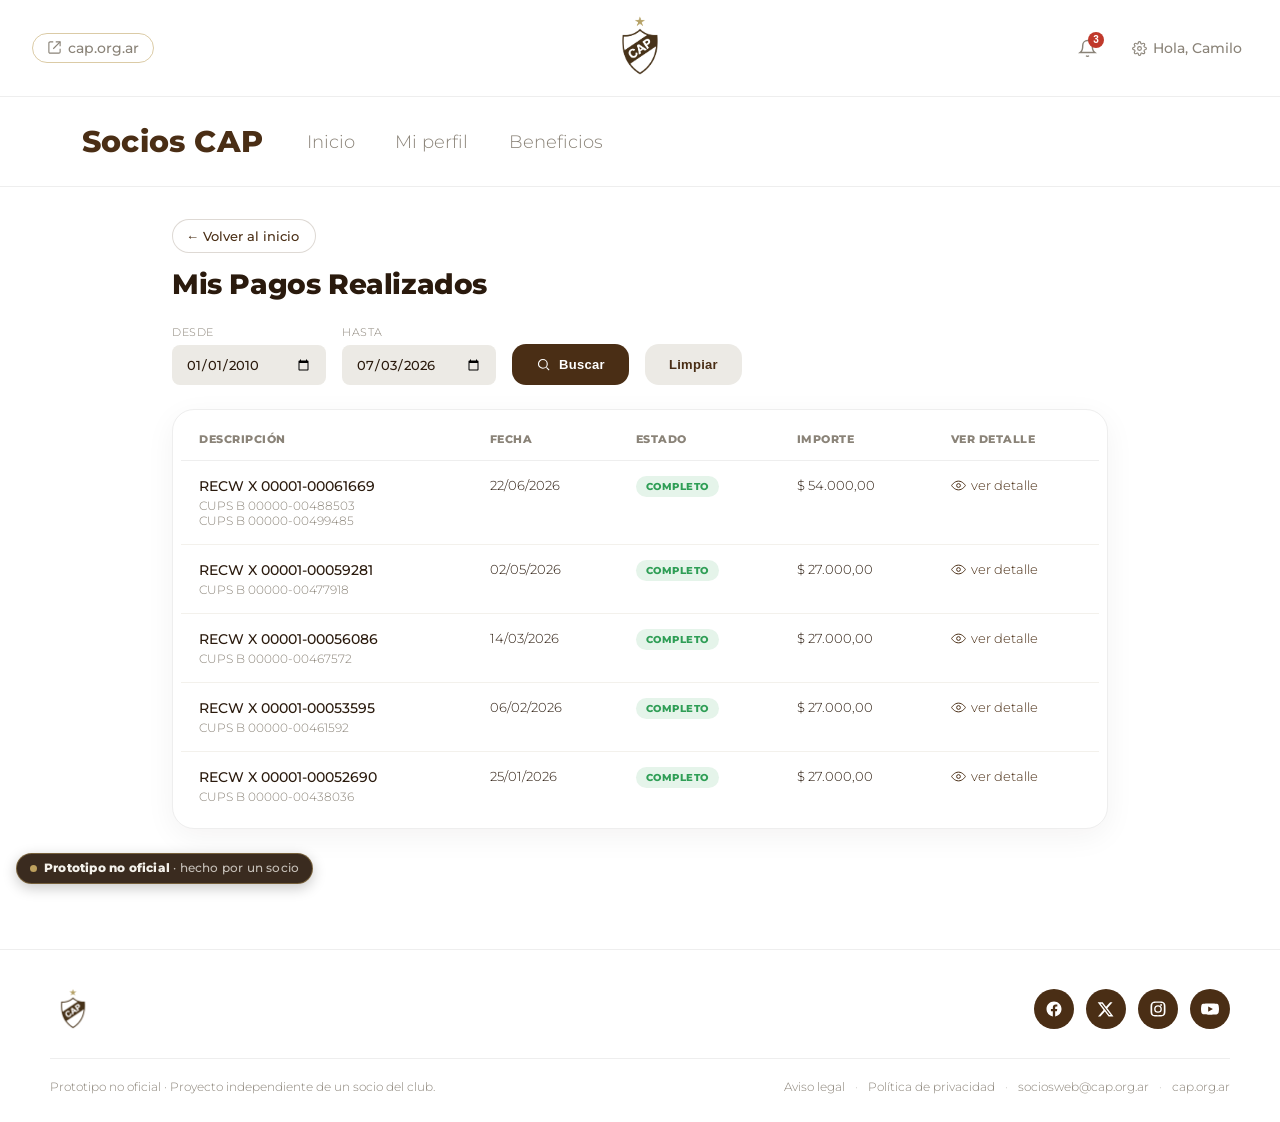
<file: pagos-realizados.html>
<!DOCTYPE html>
<html lang="es-AR">
<head>
<meta charset="UTF-8">
<meta name="viewport" content="width=device-width, initial-scale=1">
<title>Mis Pagos Realizados — Portal de Socios CAP</title>
<link rel="stylesheet" href="assets/css/tipografias.css">
<style>

  :root {
    --brown: #4a2e15; --brown-dark: #2a1a0d; --gold: #bea15e; --gold-light: #d9c58f;
    --cream: #f5f2ec; --gray-fill: #eceae5; --white: #ffffff; --gray-text: #8a8378; --ink: #2a1a0d;
  }
  * { box-sizing: border-box; min-width: 0; }
  html, body { max-width: 100%; overflow-x: hidden; }
  body { margin: 0; font-family: 'Montserrat', sans-serif; font-weight: 300; background: var(--white); color: var(--ink); }
  a { color: inherit; text-decoration: none; }

  .utility-bar { display: grid; grid-template-columns: 1fr auto 1fr; align-items: center; padding: 12px 32px; font-size: 14px; color: var(--gray-text); border-bottom: 1px solid #eee; }
  .utility-bar .site-link { justify-self: start; display: flex; align-items: center; gap: 6px; }
  .utility-bar img.escudo-mini { height: 68px; justify-self: center; }
  .utility-bar .right { justify-self: end; display: flex; gap: 22px; align-items: center; }
  .icon-label { display: inline-flex; align-items: center; gap: 6px; }
  .icon-label svg, .site-link svg { width: 15px; height: 15px; flex-shrink: 0; }

  nav.section-nav { border-bottom: 1px solid #eee; }
  .section-nav-inner {
    display: flex; align-items: center; gap: 44px;
    max-width: 1000px; margin: 0 auto; box-sizing: border-box;
    padding: 26px 32px;
  }
  nav.section-nav .brand { font-weight: 700; font-size: 30px; color: var(--brown); letter-spacing: 0.2px; }
  nav.section-nav .links { display: flex; gap: 34px; font-size: 18px; color: var(--gray-text); }
  nav.section-nav .links a.active { color: var(--brown); font-weight: 700; }

  main { max-width: 1000px; margin: 0 auto; padding: 32px 32px 80px; }
  .back-link { font-size: 13px; color: var(--gray-text); display: inline-flex; align-items: center; gap: 6px; margin-bottom: 14px; }
  .back-link:hover { color: var(--brown); }
  h1.page-title { font-weight: 700; font-size: 28px; color: var(--ink); margin: 0 0 24px; letter-spacing: -0.4px; }

  .filters { display: flex; align-items: flex-end; gap: 16px; margin-bottom: 24px; flex-wrap: wrap; }
  .filters .field { display: flex; flex-direction: column; gap: 6px; }
  .filters label { font-size: 11px; color: var(--gray-text); text-transform: uppercase; letter-spacing: 0.5px; }
  .filters input[type="date"] { padding: 11px 14px; border: none; border-radius: 8px; background: var(--gray-fill); font-family: 'Montserrat', sans-serif; font-size: 13px; color: var(--ink); }
  .filters button { padding: 13px 24px; border-radius: 14px; border: none; font-weight: 700; font-size: 13px; letter-spacing: 0.3px; cursor: pointer; display: inline-flex; align-items: center; gap: 8px; }
  .filters button svg { width: 15px; height: 15px; }
  .btn-search { background: var(--brown); color: var(--white); }
  .btn-search:hover { background: var(--brown-dark); }
  .btn-clear { background: var(--gray-fill); color: var(--brown); }
  .btn-clear:hover { background: #e0dccf; }

  .card { background: var(--white); border: 1px solid #eee; border-radius: 22px; padding: 8px; box-shadow: 0 8px 30px rgba(42,26,13,0.05); overflow: hidden; }
  table { width: 100%; border-collapse: collapse; }
  thead th { text-align: left; font-size: 11px; text-transform: uppercase; letter-spacing: 0.5px; color: var(--gray-text); padding: 14px 18px; border-bottom: 1px solid #eee; }
  tbody td { padding: 16px 18px; font-size: 13px; border-bottom: 1px solid #f3f1ec; vertical-align: top; }
  tbody tr:last-child td { border-bottom: none; }
  tbody tr:hover { background: var(--cream); }
  td.desc b { display: block; font-size: 14px; color: var(--ink); font-weight: 400; margin-bottom: 3px; }
  td.desc span { display: block; font-size: 12px; color: var(--gray-text); }
  .estado { font-size: 10px; font-weight: 700; letter-spacing: 0.5px; text-transform: uppercase; color: #2f9e56; background: #e5f4ea; padding: 4px 10px; border-radius: 20px; }
  .ver-detalle { color: var(--brown); font-size: 13px; display: inline-flex; align-items: center; gap: 5px; }
  .ver-detalle svg { width: 15px; height: 15px; }

  footer.bottom { background: var(--white); color: var(--gray-text); padding: 36px 32px 28px; margin-top: 40px; border-top: 1px solid #eee; }
  .footer-top { max-width: 1180px; margin: 0 auto; display: flex; align-items: center; justify-content: space-between; padding-bottom: 26px; }
  .footer-top img { height: 46px; }
  .social-row { display: flex; gap: 12px; }
  .social-row a { width: 40px; height: 40px; border-radius: 50%; background: var(--brown); color: var(--white); display: flex; align-items: center; justify-content: center; }
  .social-row a:hover { background: var(--gold); color: var(--brown-dark); }
  .social-row svg { width: 18px; height: 18px; }
  .footer-divider { max-width: 1180px; margin: 0 auto; border-top: 1px solid #eee; }
  .footer-bottom-row { max-width: 1180px; margin: 0 auto; display: flex; justify-content: space-between; align-items: center; padding-top: 20px; flex-wrap: wrap; gap: 14px; font-size: 12px; }
  .footer-bottom-row .legal-links { display: flex; gap: 10px; flex-wrap: wrap; align-items: center; }
  .footer-bottom-row .legal-links a { color: var(--gray-text); }
  .footer-bottom-row .legal-links a:hover { color: var(--brown); }
  .footer-bottom-row .dot { opacity: 0.5; }

  @media (max-width: 720px) {
    .section-nav-inner { flex-wrap: wrap; gap: 16px 24px; padding: 16px 20px; }
    .utility-bar { padding: 10px 20px; }
    main { padding: 24px 16px 60px; }
    table { display: block; overflow-x: auto; }
    .footer-top { flex-direction: column; align-items: flex-start; gap: 16px; }
    .footer-bottom-row { flex-direction: column; align-items: flex-start; }
  }


  /* Profile dropdown (desktop) */
  .utility-bar .right { position: relative; }
  .profile-wrap { position: relative; display: inline-flex; align-items: center; }
  .profile-trigger { display: inline-flex; align-items: center; gap: 6px; cursor: pointer; background: none; border: none; font-family: inherit; font-size: inherit; color: inherit; padding: 4px 6px; border-radius: 8px; }
  .profile-trigger:hover { background: var(--gray-fill); }
  .profile-trigger svg { width: 15px; height: 15px; flex-shrink: 0; }
  .profile-dropdown {
    position: absolute; top: 38px; right: 0; z-index: 70;
    background: var(--white); border: 1.5px solid var(--brown); border-radius: 14px;
    box-shadow: 0 14px 34px rgba(42,26,13,0.18); padding: 8px; min-width: 170px;
    display: none; flex-direction: column;
  }
  .profile-dropdown.open { display: flex; }
  .profile-dropdown a { padding: 12px 14px; font-size: 13.5px; color: var(--ink); border-radius: 9px; }
  .profile-dropdown a:hover { background: var(--cream); }

  /* Drawer polish */
  .drawer-head .hello { font-size: 13px; color: var(--gray-text); flex: 1; }
  .drawer-primary { display: flex; gap: 22px; padding: 4px 20px 18px; border-bottom: 1px solid #eee; }
  .drawer-primary a { font-size: 15px; font-weight: 700; color: var(--brown); }
  .drawer-section a { padding: 15px 12px; font-size: 15.5px; }
  .drawer-cta {
    margin: 18px 20px; padding: 15px; border-radius: 14px; border: none; cursor: pointer;
    background: linear-gradient(135deg, var(--gold-light) 0%, var(--gold) 55%, #8f7a44 100%);
    color: var(--brown-dark); font-weight: 700; font-size: 14px; letter-spacing: 0.2px;
    display: flex; align-items: center; justify-content: center; gap: 10px;
    box-shadow: 0 8px 20px rgba(190,161,94,0.35);
  }
  .drawer-cta svg { width: 18px; height: 18px; }
  .drawer-site-link {
    display: flex; align-items: center; gap: 8px; margin-top: auto;
    padding: 16px 20px; font-size: 13px; color: var(--gray-text); border-top: 1px solid #eee;
  }
  .drawer-site-link svg { width: 15px; height: 15px; }

  /* Mobile nav drawer */
  .mobile-wordmark { display: none; }
  .hamburger-btn { display:none; background:none; border:none; cursor:pointer; color:var(--brown); padding:4px; }
  .hamburger-btn svg { width:22px; height:22px; }
  .nav-backdrop { position:fixed; inset:0; background:rgba(0,0,0,0.45); z-index:60; opacity:0; pointer-events:none; transition:opacity .2s; }
  .nav-backdrop.open { opacity:1; pointer-events:auto; }
  .nav-drawer { position:fixed; top:0; right:0; bottom:0; width:82%; max-width:340px; background:var(--white); z-index:61;
    transform:translateX(100%); transition:transform .25s ease; display:flex; flex-direction:column; overflow-y:auto; }
  .nav-drawer.open { transform:translateX(0); }
  .drawer-head { display:flex; align-items:center; gap:12px; padding:20px; border-bottom:1px solid #eee; }
  .drawer-head img { height:40px; }
  .drawer-head .who { font-size:14px; font-weight:700; color:var(--brown); flex:1; }
  .drawer-head .close-drawer { background:none; border:none; color:var(--gray-text); font-size:18px; cursor:pointer; }
  .drawer-section { padding:10px 8px; border-bottom:1px solid #eee; }
  .drawer-section a { display:flex; align-items:center; gap:12px; padding:13px 12px; font-size:14px; color:var(--ink); border-radius:8px; }
  .drawer-section a:hover { background:var(--cream); }
  .drawer-section a svg { width:18px; height:18px; color:var(--brown); flex-shrink:0; }
  .drawer-section a .chev { margin-left:auto; width:14px; height:14px; color:var(--gray-text); }
  .drawer-foot { margin-top:auto; background:var(--brown-dark); color:rgba(255,255,255,0.85); padding:14px 20px; font-size:12px; display:flex; align-items:center; justify-content:space-between; }

  @media (max-width: 760px) {
    .utility-bar .site-link { display:none; }
    .utility-bar .right .icon-label,
    .utility-bar .right > a:not(.hamburger-btn) { display:none; }
    .hamburger-btn { display:flex; }
    .utility-bar { display: flex; justify-content: space-between; align-items: center; }
    .brand-group { display: flex; align-items: center; gap: 8px; }
    .utility-bar img.escudo-mini { height: 46px; }
    .mobile-wordmark { display: inline-block; font-weight: 700; font-size: 15px; color: var(--brown); }
    nav.section-nav { display:none; }
    .hero-help { display:none; }
  }
</style>

<!-- Metadatos para compartir en redes (capa del prototipo) -->
<meta name="description" content="Historial de cuotas y comprobantes. Prototipo no oficial del Portal de Socios de Platense.">
<link rel="canonical" href="https://portal-socios-cap.vercel.app/pagos-realizados">
<meta property="og:type" content="website">
<meta property="og:site_name" content="Prototipo Portal de Socios CAP">
<meta property="og:locale" content="es_AR">
<meta property="og:url" content="https://portal-socios-cap.vercel.app/pagos-realizados">
<meta property="og:title" content="Mis Pagos Realizados — Prototipo Portal de Socios CAP">
<meta property="og:description" content="Historial de cuotas y comprobantes. Prototipo no oficial del Portal de Socios de Platense.">
<meta property="og:image" content="https://portal-socios-cap.vercel.app/assets/og/portal-socios-cap.jpg">
<meta property="og:image:type" content="image/jpeg">
<meta property="og:image:width" content="1200">
<meta property="og:image:height" content="630">
<meta property="og:image:alt" content="Pantallas del prototipo del Portal de Socios del Club Atlético Platense">
<meta name="twitter:card" content="summary_large_image">
<meta name="twitter:creator" content="@Camilo_Tense">
<link rel="icon" href="assets/img/favicon-192.png">

<!-- Capa del prototipo publico (no forma parte del diseno aprobado) -->
<link rel="stylesheet" href="assets/css/componentes.css">
<link rel="stylesheet" href="assets/css/animaciones.css">
<link rel="stylesheet" href="assets/css/prototipo.css">
<script src="assets/js/prototipo.js"></script>

<!-- App instalable (PWA) -->
<link rel="manifest" href="/manifest.webmanifest">
<meta name="theme-color" content="#4a2e15">
<link rel="apple-touch-icon" href="/assets/img/pwa/apple-touch-icon.png">
<meta name="apple-mobile-web-app-capable" content="yes">
<meta name="apple-mobile-web-app-status-bar-style" content="black-translucent">
<meta name="apple-mobile-web-app-title" content="Socios CAP">
<meta name="mobile-web-app-capable" content="yes">
<script src="/assets/js/pwa.js" defer></script>
<script src="/assets/js/menu-socios.js" defer></script>
<script src="/assets/js/notificaciones.js" defer></script>
</head>
<body>

<div class="utility-bar">
  <a class="site-link" href="https://cap.org.ar" target="_blank" rel="noopener" aria-label="Ir al sitio oficial del club (se abre en una pestaña nueva)">
    <svg viewBox="0 0 24 24" fill="none" stroke="currentColor" stroke-width="1.8" aria-hidden="true"><path d="M14 3h7v7"/><path d="M10 14 21 3"/><path d="M21 14v5a2 2 0 0 1-2 2H5a2 2 0 0 1-2-2V5a2 2 0 0 1 2-2h5"/></svg>
    cap.org.ar
  </a>
  <div class="brand-group">
    <a class="brand-home" href="home.html" aria-label="Ir al inicio del portal">
      <img class="escudo-mini" src="assets/img/escudo-cap-oficial.png" alt="Club Atlético Platense">
      <span class="mobile-wordmark">Socios CAP</span>
    </a>
  </div>
  <div class="right">
    <div class="profile-wrap">
      <button class="profile-trigger" onclick="toggleProfileMenu(event)">
        <svg viewBox="0 0 24 24" fill="none" stroke="currentColor" stroke-width="1.8"><circle cx="12" cy="12" r="3"/><path d="M19.4 15a1.65 1.65 0 0 0 .33 1.82l.06.06a2 2 0 1 1-2.83 2.83l-.06-.06a1.65 1.65 0 0 0-1.82-.33 1.65 1.65 0 0 0-1 1.51V21a2 2 0 0 1-4 0v-.09A1.65 1.65 0 0 0 9 19.4a1.65 1.65 0 0 0-1.82.33l-.06.06a2 2 0 1 1-2.83-2.83l.06-.06a1.65 1.65 0 0 0 .33-1.82 1.65 1.65 0 0 0-1.51-1H3a2 2 0 0 1 0-4h.09A1.65 1.65 0 0 0 4.6 9a1.65 1.65 0 0 0-.33-1.82l-.06-.06a2 2 0 1 1 2.83-2.83l.06.06a1.65 1.65 0 0 0 1.82.33H9a1.65 1.65 0 0 0 1-1.51V3a2 2 0 0 1 4 0v.09a1.65 1.65 0 0 0 1 1.51 1.65 1.65 0 0 0 1.82-.33l.06-.06a2 2 0 1 1 2.83 2.83l-.06.06a1.65 1.65 0 0 0-.33 1.82V9a1.65 1.65 0 0 0 1.51 1H21a2 2 0 0 1 0 4h-.09a1.65 1.65 0 0 0-1.51 1z"/></svg>
        Hola, Camilo
      </button>
      <div class="profile-dropdown" id="profileDropdown">
        <a href="mis-datos.html">Tu perfil</a>
        <a href="login.html">Cerrar sesión</a>
      </div>
    </div>
    <button class="hamburger-btn" onclick="toggleNav(true)" aria-label="Abrir menú">
      <svg viewBox="0 0 24 24" fill="none" stroke="currentColor" stroke-width="1.8"><path d="M3 6h18M3 12h18M3 18h18"/></svg>
    </button>
  </div>
</div>


<div class="nav-backdrop" id="navBackdrop" onclick="toggleNav(false)"></div>
<nav class="nav-drawer" id="navDrawer">
  <div class="drawer-head">
    <span class="hello">Hola, Camilo</span>
    <button class="close-drawer" onclick="toggleNav(false)">✕</button>
  </div>
  <div class="drawer-primary">
    <a href="mis-datos.html">Tu perfil</a>
    <a href="login.html">Cerrar sesión</a>
  </div>
  <div class="drawer-section">
    <a href="home.html"><svg viewBox="0 0 24 24" fill="none" stroke="currentColor" stroke-width="1.8"><path d="M3 12 12 3l9 9"/><path d="M5 10v10h14V10"/></svg>Inicio</a>
    <a href="mis-datos.html"><svg viewBox="0 0 24 24" fill="none" stroke="currentColor" stroke-width="1.8"><circle cx="12" cy="8" r="4"/><path d="M4 21c0-4.4 3.6-8 8-8s8 3.6 8 8"/></svg>Mis Datos</a>
    <a href="pagos-pendientes.html"><svg viewBox="0 0 24 24" fill="none" stroke="currentColor" stroke-width="1.8"><rect x="3" y="6" width="18" height="13" rx="2"/><path d="M3 10h18"/></svg>Mis Pagos Pendientes</a>
    <a href="inscripciones.html"><svg viewBox="0 0 24 24" fill="none" stroke="currentColor" stroke-width="1.8"><rect x="2" y="5" width="20" height="14" rx="2"/><path d="M2 10h20"/></svg>Inscripciones / Débito automático</a>
    <a href="turnos.html"><svg viewBox="0 0 24 24" fill="none" stroke="currentColor" stroke-width="1.8"><circle cx="12" cy="12" r="9"/><path d="M12 7v5l3 3"/></svg>Mis Turnos</a>
    <a href="pagos-realizados.html"><svg viewBox="0 0 24 24" fill="none" stroke="currentColor" stroke-width="1.8"><path d="M6 3h9l3 3v15H6z"/><path d="M9 8h6M9 12h6M9 16h4"/></svg>Mis Pagos Realizados</a>
    <a href="beneficios.html"><svg viewBox="0 0 24 24" fill="none" stroke="currentColor" stroke-width="1.8"><path d="M20 12V8H6a2 2 0 0 1 0-4h12v4"/><path d="M4 6v12a2 2 0 0 0 2 2h14v-4"/><path d="M18 12a2 2 0 0 0 0 4h4v-4Z"/></svg>Beneficios</a>
    <a href="#"><svg viewBox="0 0 24 24" fill="none" stroke="currentColor" stroke-width="1.8"><path d="M21 11.5a8.4 8.4 0 0 1-8.4 8.4 8.5 8.5 0 0 1-4-.9L3 20l1-5.5A8.4 8.4 0 1 1 21 11.5Z"/></svg>Mis Sugerencias</a>
  </div>
  <button class="drawer-cta">
    <svg viewBox="0 0 24 24" fill="none" stroke="currentColor" stroke-width="1.8"><path d="M8 21h8M12 17v4M17 4H7v6a5 5 0 0 0 10 0V4Z"/><path d="M7 6H4a1 1 0 0 0-1 1v1a4 4 0 0 0 4 4M17 6h3a1 1 0 0 1 1 1v1a4 4 0 0 1-4 4"/></svg>
    Sumate a Zona Calamar
  </button>
  <a class="drawer-site-link" href="https://cap.org.ar" target="_blank" rel="noopener" aria-label="Ir al sitio oficial del club (se abre en una pestaña nueva)">
    <svg viewBox="0 0 24 24" fill="none" stroke="currentColor" stroke-width="1.8" aria-hidden="true"><path d="M14 3h7v7"/><path d="M10 14 21 3"/><path d="M21 14v5a2 2 0 0 1-2 2H5a2 2 0 0 1-2-2V5a2 2 0 0 1 2-2h5"/></svg>
    cap.org.ar
  </a>
</nav>
<nav class="section-nav">
  <div class="section-nav-inner">
  <a class="brand brand-home" href="home.html">Socios CAP</a>
  <div class="links">
    <a href="home.html" data-label="Inicio">Inicio</a>
    <a href="mis-datos.html" data-label="Mi perfil">Mi perfil</a>
    <a href="beneficios.html" data-label="Beneficios">Beneficios</a>
  </div>
  </div>
</nav>

<main>
  <a class="back-link" href="home.html">← Volver al inicio</a>
  <h1 class="page-title">Mis Pagos Realizados</h1>

  <div class="filters">
    <div class="field"><label>Desde</label><input type="date" value="2010-01-01"></div>
    <div class="field"><label>Hasta</label><input type="date" value="2026-07-03"></div>
    <button class="btn-search"><svg viewBox="0 0 24 24" fill="none" stroke="currentColor" stroke-width="1.8"><circle cx="11" cy="11" r="7"/><path d="m21 21-4.3-4.3"/></svg>Buscar</button>
    <button class="btn-clear">Limpiar</button>
  </div>

  <div class="card">
    <table>
      <thead>
        <tr><th>Descripción</th><th>Fecha</th><th>Estado</th><th class="num">Importe</th><th>Ver detalle</th></tr>
      </thead>
      <tbody>
        <tr>
          <td class="desc"><b>RECW X 00001-00061669</b><span>CUPS B 00000-00488503</span><span>CUPS B 00000-00499485</span></td>
          <td>22/06/2026</td><td><span class="estado">Completo</span></td><td class="num">$ 54.000,00</td>
          <td><a class="ver-detalle" href="#"><svg viewBox="0 0 24 24" fill="none" stroke="currentColor" stroke-width="1.6"><path d="M1 12s4-7 11-7 11 7 11 7-4 7-11 7-11-7-11-7Z"/><circle cx="12" cy="12" r="3"/></svg>ver detalle</a></td>
        </tr>
        <tr>
          <td class="desc"><b>RECW X 00001-00059281</b><span>CUPS B 00000-00477918</span></td>
          <td>02/05/2026</td><td><span class="estado">Completo</span></td><td class="num">$ 27.000,00</td>
          <td><a class="ver-detalle" href="#"><svg viewBox="0 0 24 24" fill="none" stroke="currentColor" stroke-width="1.6"><path d="M1 12s4-7 11-7 11 7 11 7-4 7-11 7-11-7-11-7Z"/><circle cx="12" cy="12" r="3"/></svg>ver detalle</a></td>
        </tr>
        <tr>
          <td class="desc"><b>RECW X 00001-00056086</b><span>CUPS B 00000-00467572</span></td>
          <td>14/03/2026</td><td><span class="estado">Completo</span></td><td class="num">$ 27.000,00</td>
          <td><a class="ver-detalle" href="#"><svg viewBox="0 0 24 24" fill="none" stroke="currentColor" stroke-width="1.6"><path d="M1 12s4-7 11-7 11 7 11 7-4 7-11 7-11-7-11-7Z"/><circle cx="12" cy="12" r="3"/></svg>ver detalle</a></td>
        </tr>
        <tr>
          <td class="desc"><b>RECW X 00001-00053595</b><span>CUPS B 00000-00461592</span></td>
          <td>06/02/2026</td><td><span class="estado">Completo</span></td><td class="num">$ 27.000,00</td>
          <td><a class="ver-detalle" href="#"><svg viewBox="0 0 24 24" fill="none" stroke="currentColor" stroke-width="1.6"><path d="M1 12s4-7 11-7 11 7 11 7-4 7-11 7-11-7-11-7Z"/><circle cx="12" cy="12" r="3"/></svg>ver detalle</a></td>
        </tr>
        <tr>
          <td class="desc"><b>RECW X 00001-00052690</b><span>CUPS B 00000-00438036</span></td>
          <td>25/01/2026</td><td><span class="estado">Completo</span></td><td class="num">$ 27.000,00</td>
          <td><a class="ver-detalle" href="#"><svg viewBox="0 0 24 24" fill="none" stroke="currentColor" stroke-width="1.6"><path d="M1 12s4-7 11-7 11 7 11 7-4 7-11 7-11-7-11-7Z"/><circle cx="12" cy="12" r="3"/></svg>ver detalle</a></td>
        </tr>
      </tbody>
    </table>
  </div>
</main>

<footer class="bottom">
  <div class="footer-top">
    <img src="assets/img/escudo-cap-oficial.png" alt="Club Atlético Platense">
    <div class="social-row">
      <a href="#" aria-label="Facebook"><svg viewBox="0 0 24 24"><path fill="currentColor" d="M22 12.06C22 6.51 17.52 2 12 2S2 6.51 2 12.06c0 5 3.66 9.15 8.44 9.94v-7.03H7.9v-2.91h2.54V9.85c0-2.5 1.49-3.89 3.77-3.89 1.09 0 2.24.2 2.24.2v2.46h-1.26c-1.24 0-1.63.77-1.63 1.56v1.88h2.78l-.44 2.91h-2.34V22c4.78-.79 8.44-4.94 8.44-9.94Z"/></svg></a>
      <a href="#" aria-label="X"><svg viewBox="0 0 24 24"><path fill="currentColor" d="M17.53 3h3.2l-7 8 8.24 10.9h-6.45l-5.05-6.62L4.5 21.9H1.3l7.49-8.56L.9 3h6.6l4.56 6.03L17.53 3Zm-1.12 17h1.77L6.66 4.86H4.76L16.41 20Z"/></svg></a>
      <a href="#" aria-label="Instagram"><svg viewBox="0 0 24 24"><path fill="currentColor" d="M12 2c2.72 0 3.06.01 4.12.06 1.06.05 1.79.22 2.43.47.66.26 1.21.6 1.76 1.15.5.5.9 1.1 1.15 1.76.25.64.42 1.37.47 2.43.05 1.06.06 1.4.06 4.12s-.01 3.06-.06 4.12c-.05 1.06-.22 1.79-.47 2.43a4.9 4.9 0 0 1-1.15 1.76c-.5.5-1.1.9-1.76 1.15-.64.25-1.37.42-2.43.47-1.06.05-1.4.06-4.12.06s-3.06-.01-4.12-.06c-1.06-.05-1.79-.22-2.43-.47a4.9 4.9 0 0 1-1.76-1.15 4.9 4.9 0 0 1-1.15-1.76c-.25-.64-.42-1.37-.47-2.43C2.01 15.06 2 14.72 2 12s.01-3.06.06-4.12c.05-1.06.22-1.79.47-2.43.26-.66.6-1.21 1.15-1.76A4.9 4.9 0 0 1 5.44 2.53c.64-.25 1.37-.42 2.43-.47C8.94 2.01 9.28 2 12 2Zm0 1.8c-2.67 0-2.99.01-4.04.06-.87.04-1.34.18-1.65.3-.42.16-.71.35-1.02.66-.31.31-.5.6-.66 1.02-.12.31-.26.78-.3 1.65C4.28 8.53 4.27 8.85 4.27 12s.01 3.47.06 4.51c.04.87.18 1.34.3 1.65.16.42.35.71.66 1.02.31.31.6.5 1.02.66.31.12.78.26 1.65.3 1.05.05 1.37.06 4.04.06s2.99-.01 4.04-.06c.87-.04 1.34-.18 1.65-.3.42-.16.71-.35 1.02-.66.31-.31.5-.6.66-1.02.12-.31.26-.78.3-1.65.05-1.04.06-1.36.06-4.51s-.01-3.47-.06-4.51c-.04-.87-.18-1.34-.3-1.65a2.7 2.7 0 0 0-.66-1.02 2.7 2.7 0 0 0-1.02-.66c-.31-.12-.78-.26-1.65-.3C14.99 3.81 14.67 3.8 12 3.8Zm0 3.06a5.14 5.14 0 1 1 0 10.28 5.14 5.14 0 0 1 0-10.28Zm0 1.8a3.34 3.34 0 1 0 0 6.68 3.34 3.34 0 0 0 0-6.68Zm5.34-1.98a1.2 1.2 0 1 1-2.4 0 1.2 1.2 0 0 1 2.4 0Z"/></svg></a>
      <a href="#" aria-label="YouTube"><svg viewBox="0 0 24 24"><path fill="currentColor" d="M23.5 7.19a3.02 3.02 0 0 0-2.12-2.14C19.5 4.5 12 4.5 12 4.5s-7.5 0-9.38.55A3.02 3.02 0 0 0 .5 7.19 31.6 31.6 0 0 0 0 12a31.6 31.6 0 0 0 .5 4.81 3.02 3.02 0 0 0 2.12 2.14C4.5 19.5 12 19.5 12 19.5s7.5 0 9.38-.55a3.02 3.02 0 0 0 2.12-2.14A31.6 31.6 0 0 0 24 12a31.6 31.6 0 0 0-.5-4.81ZM9.6 15.5v-7l6.27 3.5-6.27 3.5Z"/></svg></a>
    </div>
  </div>
  <div class="footer-divider"></div>
  <div class="footer-bottom-row">
    <span>Prototipo no oficial · Proyecto independiente de un socio del club.</span>
    <div class="legal-links">
      <a href="aviso-legal.html">Aviso legal</a><span class="dot">·</span>
      <a href="aviso-legal.html#privacidad">Política de privacidad</a><span class="dot">·</span>
      <a href="mailto:sociosweb@cap.org.ar">sociosweb@cap.org.ar</a><span class="dot">·</span>
      <a href="https://cap.org.ar">cap.org.ar</a>
    </div>
  </div>
</footer>


<script>
function toggleNav(open) {
  document.getElementById('navDrawer').classList.toggle('open', open);
  document.getElementById('navBackdrop').classList.toggle('open', open);
}
</script>

<script>
function toggleProfileMenu(e) {
  e.stopPropagation();
  document.getElementById('profileDropdown').classList.toggle('open');
}
document.addEventListener('click', function () {
  var dd = document.getElementById('profileDropdown');
  if (dd) dd.classList.remove('open');
});
</script>
</body>
</html>
</file>
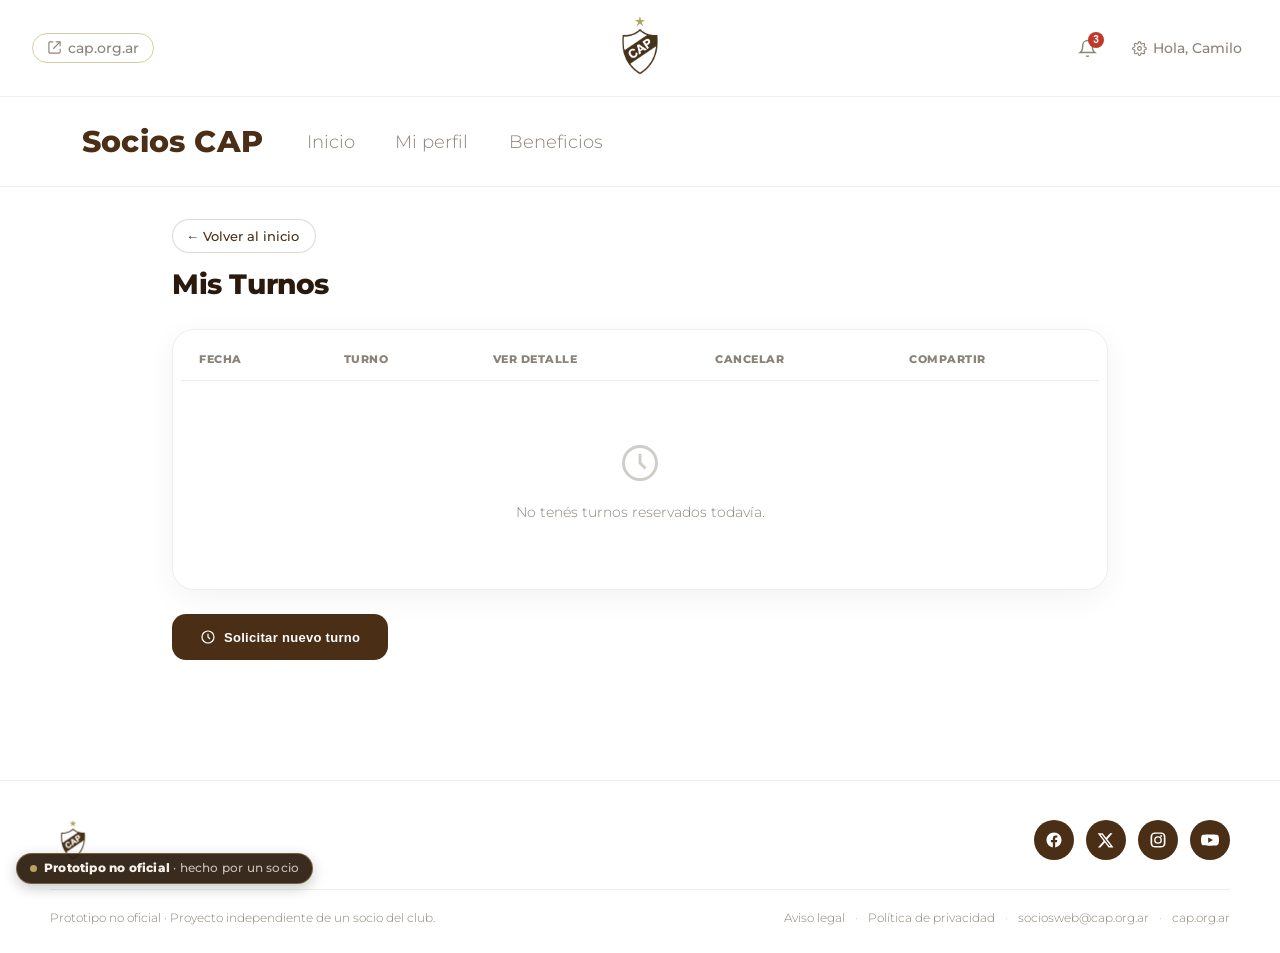
<file: turnos.html>
<!DOCTYPE html>
<html lang="es-AR">
<head>
<meta charset="UTF-8">
<meta name="viewport" content="width=device-width, initial-scale=1">
<title>Mis Turnos — Portal de Socios CAP</title>
<link rel="stylesheet" href="assets/css/tipografias.css">
<style>

  :root {
    --brown: #4a2e15; --brown-dark: #2a1a0d; --gold: #bea15e; --gold-light: #d9c58f;
    --cream: #f5f2ec; --gray-fill: #eceae5; --white: #ffffff; --gray-text: #8a8378; --ink: #2a1a0d;
  }
  * { box-sizing: border-box; min-width: 0; }
  html, body { max-width: 100%; overflow-x: hidden; }
  body { margin: 0; font-family: 'Montserrat', sans-serif; font-weight: 300; background: var(--white); color: var(--ink); }
  a { color: inherit; text-decoration: none; }

  .utility-bar { display: grid; grid-template-columns: 1fr auto 1fr; align-items: center; padding: 12px 32px; font-size: 14px; color: var(--gray-text); border-bottom: 1px solid #eee; }
  .utility-bar .site-link { justify-self: start; display: flex; align-items: center; gap: 6px; }
  .utility-bar img.escudo-mini { height: 68px; justify-self: center; }
  .utility-bar .right { justify-self: end; display: flex; gap: 22px; align-items: center; }
  .icon-label { display: inline-flex; align-items: center; gap: 6px; }
  .icon-label svg, .site-link svg { width: 15px; height: 15px; flex-shrink: 0; }

  nav.section-nav { border-bottom: 1px solid #eee; }
  .section-nav-inner {
    display: flex; align-items: center; gap: 44px;
    max-width: 1000px; margin: 0 auto; box-sizing: border-box;
    padding: 26px 32px;
  }
  nav.section-nav .brand { font-weight: 700; font-size: 30px; color: var(--brown); letter-spacing: 0.2px; }
  nav.section-nav .links { display: flex; gap: 34px; font-size: 18px; color: var(--gray-text); }
  nav.section-nav .links a.active { color: var(--brown); font-weight: 700; }

  main { max-width: 1000px; margin: 0 auto; padding: 32px 32px 80px; }
  .back-link { font-size: 13px; color: var(--gray-text); display: inline-flex; align-items: center; gap: 6px; margin-bottom: 14px; }
  .back-link:hover { color: var(--brown); }
  h1.page-title { font-weight: 700; font-size: 28px; color: var(--ink); margin: 0 0 28px; letter-spacing: -0.4px; }

  .card { background: var(--white); border: 1px solid #eee; border-radius: 22px; padding: 8px; box-shadow: 0 8px 30px rgba(42,26,13,0.05); margin-bottom: 24px; overflow: hidden; }
  table { width: 100%; border-collapse: collapse; }
  thead th { text-align: left; font-size: 11px; text-transform: uppercase; letter-spacing: 0.5px; color: var(--gray-text); padding: 14px 18px; border-bottom: 1px solid #eee; }
  tbody td { padding: 16px 18px; font-size: 14px; border-bottom: 1px solid #f3f1ec; }

  .empty-state { text-align: center; padding: 60px 20px; color: var(--gray-text); }
  .empty-state svg { width: 44px; height: 44px; margin-bottom: 14px; opacity: 0.4; }
  .empty-state p { font-size: 14px; margin: 0; }

  .btn-fill-sm { padding: 15px 28px; border-radius: 14px; border: none; background: var(--brown); color: var(--white); font-weight: 700; font-size: 13px; letter-spacing: 0.3px; cursor: pointer; display: inline-flex; align-items: center; gap: 8px; }
  .btn-fill-sm svg { width: 16px; height: 16px; }
  .btn-fill-sm:hover { background: var(--brown-dark); }

  footer.bottom { background: var(--white); color: var(--gray-text); padding: 36px 32px 28px; margin-top: 40px; border-top: 1px solid #eee; }
  .footer-top { max-width: 1180px; margin: 0 auto; display: flex; align-items: center; justify-content: space-between; padding-bottom: 26px; }
  .footer-top img { height: 46px; }
  .social-row { display: flex; gap: 12px; }
  .social-row a { width: 40px; height: 40px; border-radius: 50%; background: var(--brown); color: var(--white); display: flex; align-items: center; justify-content: center; }
  .social-row a:hover { background: var(--gold); color: var(--brown-dark); }
  .social-row svg { width: 18px; height: 18px; }
  .footer-divider { max-width: 1180px; margin: 0 auto; border-top: 1px solid #eee; }
  .footer-bottom-row { max-width: 1180px; margin: 0 auto; display: flex; justify-content: space-between; align-items: center; padding-top: 20px; flex-wrap: wrap; gap: 14px; font-size: 12px; }
  .footer-bottom-row .legal-links { display: flex; gap: 10px; flex-wrap: wrap; align-items: center; }
  .footer-bottom-row .legal-links a { color: var(--gray-text); }
  .footer-bottom-row .legal-links a:hover { color: var(--brown); }
  .footer-bottom-row .dot { opacity: 0.5; }

  @media (max-width: 720px) {
    .section-nav-inner { flex-wrap: wrap; gap: 16px 24px; padding: 16px 20px; }
    .utility-bar { padding: 10px 20px; }
    main { padding: 24px 16px 60px; }
    table { display: block; overflow-x: auto; }
    .footer-top { flex-direction: column; align-items: flex-start; gap: 16px; }
    .footer-bottom-row { flex-direction: column; align-items: flex-start; }
  }


  /* Profile dropdown (desktop) */
  .utility-bar .right { position: relative; }
  .profile-wrap { position: relative; display: inline-flex; align-items: center; }
  .profile-trigger { display: inline-flex; align-items: center; gap: 6px; cursor: pointer; background: none; border: none; font-family: inherit; font-size: inherit; color: inherit; padding: 4px 6px; border-radius: 8px; }
  .profile-trigger:hover { background: var(--gray-fill); }
  .profile-trigger svg { width: 15px; height: 15px; flex-shrink: 0; }
  .profile-dropdown {
    position: absolute; top: 38px; right: 0; z-index: 70;
    background: var(--white); border: 1.5px solid var(--brown); border-radius: 14px;
    box-shadow: 0 14px 34px rgba(42,26,13,0.18); padding: 8px; min-width: 170px;
    display: none; flex-direction: column;
  }
  .profile-dropdown.open { display: flex; }
  .profile-dropdown a { padding: 12px 14px; font-size: 13.5px; color: var(--ink); border-radius: 9px; }
  .profile-dropdown a:hover { background: var(--cream); }

  /* Drawer polish */
  .drawer-head .hello { font-size: 13px; color: var(--gray-text); flex: 1; }
  .drawer-primary { display: flex; gap: 22px; padding: 4px 20px 18px; border-bottom: 1px solid #eee; }
  .drawer-primary a { font-size: 15px; font-weight: 700; color: var(--brown); }
  .drawer-section a { padding: 15px 12px; font-size: 15.5px; }
  .drawer-cta {
    margin: 18px 20px; padding: 15px; border-radius: 14px; border: none; cursor: pointer;
    background: linear-gradient(135deg, var(--gold-light) 0%, var(--gold) 55%, #8f7a44 100%);
    color: var(--brown-dark); font-weight: 700; font-size: 14px; letter-spacing: 0.2px;
    display: flex; align-items: center; justify-content: center; gap: 10px;
    box-shadow: 0 8px 20px rgba(190,161,94,0.35);
  }
  .drawer-cta svg { width: 18px; height: 18px; }
  .drawer-site-link {
    display: flex; align-items: center; gap: 8px; margin-top: auto;
    padding: 16px 20px; font-size: 13px; color: var(--gray-text); border-top: 1px solid #eee;
  }
  .drawer-site-link svg { width: 15px; height: 15px; }

  /* Mobile nav drawer */
  .mobile-wordmark { display: none; }
  .hamburger-btn { display:none; background:none; border:none; cursor:pointer; color:var(--brown); padding:4px; }
  .hamburger-btn svg { width:22px; height:22px; }
  .nav-backdrop { position:fixed; inset:0; background:rgba(0,0,0,0.45); z-index:60; opacity:0; pointer-events:none; transition:opacity .2s; }
  .nav-backdrop.open { opacity:1; pointer-events:auto; }
  .nav-drawer { position:fixed; top:0; right:0; bottom:0; width:82%; max-width:340px; background:var(--white); z-index:61;
    transform:translateX(100%); transition:transform .25s ease; display:flex; flex-direction:column; overflow-y:auto; }
  .nav-drawer.open { transform:translateX(0); }
  .drawer-head { display:flex; align-items:center; gap:12px; padding:20px; border-bottom:1px solid #eee; }
  .drawer-head img { height:40px; }
  .drawer-head .who { font-size:14px; font-weight:700; color:var(--brown); flex:1; }
  .drawer-head .close-drawer { background:none; border:none; color:var(--gray-text); font-size:18px; cursor:pointer; }
  .drawer-section { padding:10px 8px; border-bottom:1px solid #eee; }
  .drawer-section a { display:flex; align-items:center; gap:12px; padding:13px 12px; font-size:14px; color:var(--ink); border-radius:8px; }
  .drawer-section a:hover { background:var(--cream); }
  .drawer-section a svg { width:18px; height:18px; color:var(--brown); flex-shrink:0; }
  .drawer-section a .chev { margin-left:auto; width:14px; height:14px; color:var(--gray-text); }
  .drawer-foot { margin-top:auto; background:var(--brown-dark); color:rgba(255,255,255,0.85); padding:14px 20px; font-size:12px; display:flex; align-items:center; justify-content:space-between; }

  @media (max-width: 760px) {
    .utility-bar .site-link { display:none; }
    .utility-bar .right .icon-label,
    .utility-bar .right > a:not(.hamburger-btn) { display:none; }
    .hamburger-btn { display:flex; }
    .utility-bar { display: flex; justify-content: space-between; align-items: center; }
    .brand-group { display: flex; align-items: center; gap: 8px; }
    .utility-bar img.escudo-mini { height: 46px; }
    .mobile-wordmark { display: inline-block; font-weight: 700; font-size: 15px; color: var(--brown); }
    nav.section-nav { display:none; }
    .hero-help { display:none; }
  }
</style>

<!-- Metadatos para compartir en redes (capa del prototipo) -->
<meta name="description" content="Reserva de turnos de las actividades del club. Prototipo no oficial.">
<link rel="canonical" href="https://portal-socios-cap.vercel.app/turnos">
<meta property="og:type" content="website">
<meta property="og:site_name" content="Prototipo Portal de Socios CAP">
<meta property="og:locale" content="es_AR">
<meta property="og:url" content="https://portal-socios-cap.vercel.app/turnos">
<meta property="og:title" content="Mis Turnos — Prototipo Portal de Socios CAP">
<meta property="og:description" content="Reserva de turnos de las actividades del club. Prototipo no oficial.">
<meta property="og:image" content="https://portal-socios-cap.vercel.app/assets/og/portal-socios-cap.jpg">
<meta property="og:image:type" content="image/jpeg">
<meta property="og:image:width" content="1200">
<meta property="og:image:height" content="630">
<meta property="og:image:alt" content="Pantallas del prototipo del Portal de Socios del Club Atlético Platense">
<meta name="twitter:card" content="summary_large_image">
<meta name="twitter:creator" content="@Camilo_Tense">
<link rel="icon" href="assets/img/favicon-192.png">

<!-- Capa del prototipo publico (no forma parte del diseno aprobado) -->
<link rel="stylesheet" href="assets/css/componentes.css">
<link rel="stylesheet" href="assets/css/animaciones.css">
<link rel="stylesheet" href="assets/css/prototipo.css">
<script src="assets/js/prototipo.js"></script>

<!-- App instalable (PWA) -->
<link rel="manifest" href="/manifest.webmanifest">
<meta name="theme-color" content="#4a2e15">
<link rel="apple-touch-icon" href="/assets/img/pwa/apple-touch-icon.png">
<meta name="apple-mobile-web-app-capable" content="yes">
<meta name="apple-mobile-web-app-status-bar-style" content="black-translucent">
<meta name="apple-mobile-web-app-title" content="Socios CAP">
<meta name="mobile-web-app-capable" content="yes">
<script src="/assets/js/pwa.js" defer></script>
<script src="/assets/js/menu-socios.js" defer></script>
<script src="/assets/js/notificaciones.js" defer></script>
</head>
<body>

<div class="utility-bar">
  <a class="site-link" href="https://cap.org.ar" target="_blank" rel="noopener" aria-label="Ir al sitio oficial del club (se abre en una pestaña nueva)">
    <svg viewBox="0 0 24 24" fill="none" stroke="currentColor" stroke-width="1.8" aria-hidden="true"><path d="M14 3h7v7"/><path d="M10 14 21 3"/><path d="M21 14v5a2 2 0 0 1-2 2H5a2 2 0 0 1-2-2V5a2 2 0 0 1 2-2h5"/></svg>
    cap.org.ar
  </a>
  <div class="brand-group">
    <a class="brand-home" href="home.html" aria-label="Ir al inicio del portal">
      <img class="escudo-mini" src="assets/img/escudo-cap-oficial.png" alt="Club Atlético Platense">
      <span class="mobile-wordmark">Socios CAP</span>
    </a>
  </div>
  <div class="right">
    <div class="profile-wrap">
      <button class="profile-trigger" onclick="toggleProfileMenu(event)">
        <svg viewBox="0 0 24 24" fill="none" stroke="currentColor" stroke-width="1.8"><circle cx="12" cy="12" r="3"/><path d="M19.4 15a1.65 1.65 0 0 0 .33 1.82l.06.06a2 2 0 1 1-2.83 2.83l-.06-.06a1.65 1.65 0 0 0-1.82-.33 1.65 1.65 0 0 0-1 1.51V21a2 2 0 0 1-4 0v-.09A1.65 1.65 0 0 0 9 19.4a1.65 1.65 0 0 0-1.82.33l-.06.06a2 2 0 1 1-2.83-2.83l.06-.06a1.65 1.65 0 0 0 .33-1.82 1.65 1.65 0 0 0-1.51-1H3a2 2 0 0 1 0-4h.09A1.65 1.65 0 0 0 4.6 9a1.65 1.65 0 0 0-.33-1.82l-.06-.06a2 2 0 1 1 2.83-2.83l.06.06a1.65 1.65 0 0 0 1.82.33H9a1.65 1.65 0 0 0 1-1.51V3a2 2 0 0 1 4 0v.09a1.65 1.65 0 0 0 1 1.51 1.65 1.65 0 0 0 1.82-.33l.06-.06a2 2 0 1 1 2.83 2.83l-.06.06a1.65 1.65 0 0 0-.33 1.82V9a1.65 1.65 0 0 0 1.51 1H21a2 2 0 0 1 0 4h-.09a1.65 1.65 0 0 0-1.51 1z"/></svg>
        Hola, Camilo
      </button>
      <div class="profile-dropdown" id="profileDropdown">
        <a href="mis-datos.html">Tu perfil</a>
        <a href="login.html">Cerrar sesión</a>
      </div>
    </div>
    <button class="hamburger-btn" onclick="toggleNav(true)" aria-label="Abrir menú">
      <svg viewBox="0 0 24 24" fill="none" stroke="currentColor" stroke-width="1.8"><path d="M3 6h18M3 12h18M3 18h18"/></svg>
    </button>
  </div>
</div>


<div class="nav-backdrop" id="navBackdrop" onclick="toggleNav(false)"></div>
<nav class="nav-drawer" id="navDrawer">
  <div class="drawer-head">
    <span class="hello">Hola, Camilo</span>
    <button class="close-drawer" onclick="toggleNav(false)">✕</button>
  </div>
  <div class="drawer-primary">
    <a href="mis-datos.html">Tu perfil</a>
    <a href="login.html">Cerrar sesión</a>
  </div>
  <div class="drawer-section">
    <a href="home.html"><svg viewBox="0 0 24 24" fill="none" stroke="currentColor" stroke-width="1.8"><path d="M3 12 12 3l9 9"/><path d="M5 10v10h14V10"/></svg>Inicio</a>
    <a href="mis-datos.html"><svg viewBox="0 0 24 24" fill="none" stroke="currentColor" stroke-width="1.8"><circle cx="12" cy="8" r="4"/><path d="M4 21c0-4.4 3.6-8 8-8s8 3.6 8 8"/></svg>Mis Datos</a>
    <a href="pagos-pendientes.html"><svg viewBox="0 0 24 24" fill="none" stroke="currentColor" stroke-width="1.8"><rect x="3" y="6" width="18" height="13" rx="2"/><path d="M3 10h18"/></svg>Mis Pagos Pendientes</a>
    <a href="inscripciones.html"><svg viewBox="0 0 24 24" fill="none" stroke="currentColor" stroke-width="1.8"><rect x="2" y="5" width="20" height="14" rx="2"/><path d="M2 10h20"/></svg>Inscripciones / Débito automático</a>
    <a href="turnos.html"><svg viewBox="0 0 24 24" fill="none" stroke="currentColor" stroke-width="1.8"><circle cx="12" cy="12" r="9"/><path d="M12 7v5l3 3"/></svg>Mis Turnos</a>
    <a href="pagos-realizados.html"><svg viewBox="0 0 24 24" fill="none" stroke="currentColor" stroke-width="1.8"><path d="M6 3h9l3 3v15H6z"/><path d="M9 8h6M9 12h6M9 16h4"/></svg>Mis Pagos Realizados</a>
    <a href="beneficios.html"><svg viewBox="0 0 24 24" fill="none" stroke="currentColor" stroke-width="1.8"><path d="M20 12V8H6a2 2 0 0 1 0-4h12v4"/><path d="M4 6v12a2 2 0 0 0 2 2h14v-4"/><path d="M18 12a2 2 0 0 0 0 4h4v-4Z"/></svg>Beneficios</a>
    <a href="#"><svg viewBox="0 0 24 24" fill="none" stroke="currentColor" stroke-width="1.8"><path d="M21 11.5a8.4 8.4 0 0 1-8.4 8.4 8.5 8.5 0 0 1-4-.9L3 20l1-5.5A8.4 8.4 0 1 1 21 11.5Z"/></svg>Mis Sugerencias</a>
  </div>
  <button class="drawer-cta">
    <svg viewBox="0 0 24 24" fill="none" stroke="currentColor" stroke-width="1.8"><path d="M8 21h8M12 17v4M17 4H7v6a5 5 0 0 0 10 0V4Z"/><path d="M7 6H4a1 1 0 0 0-1 1v1a4 4 0 0 0 4 4M17 6h3a1 1 0 0 1 1 1v1a4 4 0 0 1-4 4"/></svg>
    Sumate a Zona Calamar
  </button>
  <a class="drawer-site-link" href="https://cap.org.ar" target="_blank" rel="noopener" aria-label="Ir al sitio oficial del club (se abre en una pestaña nueva)">
    <svg viewBox="0 0 24 24" fill="none" stroke="currentColor" stroke-width="1.8" aria-hidden="true"><path d="M14 3h7v7"/><path d="M10 14 21 3"/><path d="M21 14v5a2 2 0 0 1-2 2H5a2 2 0 0 1-2-2V5a2 2 0 0 1 2-2h5"/></svg>
    cap.org.ar
  </a>
</nav>
<nav class="section-nav">
  <div class="section-nav-inner">
  <a class="brand brand-home" href="home.html">Socios CAP</a>
  <div class="links">
    <a href="home.html" data-label="Inicio">Inicio</a>
    <a href="mis-datos.html" data-label="Mi perfil">Mi perfil</a>
    <a href="beneficios.html" data-label="Beneficios">Beneficios</a>
  </div>
  </div>
</nav>

<main>
  <a class="back-link" href="home.html">← Volver al inicio</a>
  <h1 class="page-title">Mis Turnos</h1>

  <div class="card">
    <table>
      <thead>
        <tr><th>Fecha</th><th>Turno</th><th>Ver detalle</th><th>Cancelar</th><th>Compartir</th></tr>
      </thead>
    </table>
    <div class="empty-state">
      <svg viewBox="0 0 24 24" fill="none" stroke="currentColor" stroke-width="1.6"><circle cx="12" cy="12" r="9"/><path d="M12 7v5l3 3"/></svg>
      <p>No tenés turnos reservados todavía.</p>
    </div>
  </div>

  <button class="btn-fill-sm">
    <svg viewBox="0 0 24 24" fill="none" stroke="currentColor" stroke-width="1.8"><circle cx="12" cy="12" r="9"/><path d="M12 7v5l3 3"/></svg>
    Solicitar nuevo turno
  </button>
</main>

<footer class="bottom">
  <div class="footer-top">
    <img src="assets/img/escudo-cap-oficial.png" alt="Club Atlético Platense">
    <div class="social-row">
      <a href="#" aria-label="Facebook"><svg viewBox="0 0 24 24"><path fill="currentColor" d="M22 12.06C22 6.51 17.52 2 12 2S2 6.51 2 12.06c0 5 3.66 9.15 8.44 9.94v-7.03H7.9v-2.91h2.54V9.85c0-2.5 1.49-3.89 3.77-3.89 1.09 0 2.24.2 2.24.2v2.46h-1.26c-1.24 0-1.63.77-1.63 1.56v1.88h2.78l-.44 2.91h-2.34V22c4.78-.79 8.44-4.94 8.44-9.94Z"/></svg></a>
      <a href="#" aria-label="X"><svg viewBox="0 0 24 24"><path fill="currentColor" d="M17.53 3h3.2l-7 8 8.24 10.9h-6.45l-5.05-6.62L4.5 21.9H1.3l7.49-8.56L.9 3h6.6l4.56 6.03L17.53 3Zm-1.12 17h1.77L6.66 4.86H4.76L16.41 20Z"/></svg></a>
      <a href="#" aria-label="Instagram"><svg viewBox="0 0 24 24"><path fill="currentColor" d="M12 2c2.72 0 3.06.01 4.12.06 1.06.05 1.79.22 2.43.47.66.26 1.21.6 1.76 1.15.5.5.9 1.1 1.15 1.76.25.64.42 1.37.47 2.43.05 1.06.06 1.4.06 4.12s-.01 3.06-.06 4.12c-.05 1.06-.22 1.79-.47 2.43a4.9 4.9 0 0 1-1.15 1.76c-.5.5-1.1.9-1.76 1.15-.64.25-1.37.42-2.43.47-1.06.05-1.4.06-4.12.06s-3.06-.01-4.12-.06c-1.06-.05-1.79-.22-2.43-.47a4.9 4.9 0 0 1-1.76-1.15 4.9 4.9 0 0 1-1.15-1.76c-.25-.64-.42-1.37-.47-2.43C2.01 15.06 2 14.72 2 12s.01-3.06.06-4.12c.05-1.06.22-1.79.47-2.43.26-.66.6-1.21 1.15-1.76A4.9 4.9 0 0 1 5.44 2.53c.64-.25 1.37-.42 2.43-.47C8.94 2.01 9.28 2 12 2Zm0 1.8c-2.67 0-2.99.01-4.04.06-.87.04-1.34.18-1.65.3-.42.16-.71.35-1.02.66-.31.31-.5.6-.66 1.02-.12.31-.26.78-.3 1.65C4.28 8.53 4.27 8.85 4.27 12s.01 3.47.06 4.51c.04.87.18 1.34.3 1.65.16.42.35.71.66 1.02.31.31.6.5 1.02.66.31.12.78.26 1.65.3 1.05.05 1.37.06 4.04.06s2.99-.01 4.04-.06c.87-.04 1.34-.18 1.65-.3.42-.16.71-.35 1.02-.66.31-.31.5-.6.66-1.02.12-.31.26-.78.3-1.65.05-1.04.06-1.36.06-4.51s-.01-3.47-.06-4.51c-.04-.87-.18-1.34-.3-1.65a2.7 2.7 0 0 0-.66-1.02 2.7 2.7 0 0 0-1.02-.66c-.31-.12-.78-.26-1.65-.3C14.99 3.81 14.67 3.8 12 3.8Zm0 3.06a5.14 5.14 0 1 1 0 10.28 5.14 5.14 0 0 1 0-10.28Zm0 1.8a3.34 3.34 0 1 0 0 6.68 3.34 3.34 0 0 0 0-6.68Zm5.34-1.98a1.2 1.2 0 1 1-2.4 0 1.2 1.2 0 0 1 2.4 0Z"/></svg></a>
      <a href="#" aria-label="YouTube"><svg viewBox="0 0 24 24"><path fill="currentColor" d="M23.5 7.19a3.02 3.02 0 0 0-2.12-2.14C19.5 4.5 12 4.5 12 4.5s-7.5 0-9.38.55A3.02 3.02 0 0 0 .5 7.19 31.6 31.6 0 0 0 0 12a31.6 31.6 0 0 0 .5 4.81 3.02 3.02 0 0 0 2.12 2.14C4.5 19.5 12 19.5 12 19.5s7.5 0 9.38-.55a3.02 3.02 0 0 0 2.12-2.14A31.6 31.6 0 0 0 24 12a31.6 31.6 0 0 0-.5-4.81ZM9.6 15.5v-7l6.27 3.5-6.27 3.5Z"/></svg></a>
    </div>
  </div>
  <div class="footer-divider"></div>
  <div class="footer-bottom-row">
    <span>Prototipo no oficial · Proyecto independiente de un socio del club.</span>
    <div class="legal-links">
      <a href="aviso-legal.html">Aviso legal</a><span class="dot">·</span>
      <a href="aviso-legal.html#privacidad">Política de privacidad</a><span class="dot">·</span>
      <a href="mailto:sociosweb@cap.org.ar">sociosweb@cap.org.ar</a><span class="dot">·</span>
      <a href="https://cap.org.ar">cap.org.ar</a>
    </div>
  </div>
</footer>


<script>
function toggleNav(open) {
  document.getElementById('navDrawer').classList.toggle('open', open);
  document.getElementById('navBackdrop').classList.toggle('open', open);
}
</script>

<script>
function toggleProfileMenu(e) {
  e.stopPropagation();
  document.getElementById('profileDropdown').classList.toggle('open');
}
document.addEventListener('click', function () {
  var dd = document.getElementById('profileDropdown');
  if (dd) dd.classList.remove('open');
});
</script>
</body>
</html>
</file>
<file: assets/css/prototipo.css>
/* ------------------------------------------------------------------
   prototipo.css
   Capa exclusiva del prototipo publico: distintivo de "no oficial",
   afordancia para enlaces todavia sin destino y ajuste de la maqueta
   mobile en pantallas reales.

   No pertenece al diseno aprobado del Portal. Si este trabajo se
   integra a CleverSoft, este archivo se elimina completo y no queda
   ningun rastro en las plantillas.
   ------------------------------------------------------------------ */

/* --- Distintivo de prototipo no oficial ---------------------------- */

.proto-badge {
  position: fixed;
  left: 16px;
  bottom: calc(16px + env(safe-area-inset-bottom, 0px));
  z-index: 9999;
  display: inline-flex;
  align-items: center;
  gap: 7px;
  max-width: calc(100vw - 32px);
  padding: 7px 13px;
  border-radius: 999px;
  border: 1px solid rgba(190, 161, 94, 0.45);
  background: rgba(42, 26, 13, 0.92);
  color: #f5f2ec;
  font-family: 'Montserrat', system-ui, sans-serif;
  font-size: 11.5px;
  font-weight: 400;
  line-height: 1.3;
  letter-spacing: 0.2px;
  text-decoration: none;
  box-shadow: 0 4px 14px rgba(0, 0, 0, 0.22);
  transition: transform 220ms ease, opacity 220ms ease;
}

.proto-badge:hover,
.proto-badge:focus-visible {
  color: #ffffff;
  text-decoration: none;
  transform: translateY(-2px);
}

.proto-badge:focus-visible {
  outline: 2px solid #bea15e;
  outline-offset: 2px;
}

.proto-badge__dot {
  flex: 0 0 auto;
  width: 7px;
  height: 7px;
  border-radius: 50%;
  background: #bea15e;
}

.proto-badge__text strong {
  font-weight: 700;
}

.proto-badge__text span {
  opacity: 0.75;
}

@media (max-width: 560px) {
  .proto-badge {
    left: 12px;
    bottom: calc(12px + env(safe-area-inset-bottom, 0px));
    font-size: 10.5px;
    padding: 6px 11px;
  }
  /* En pantallas chicas el boton del Bot Calamar ocupa la esquina
     derecha: se recorta el texto para que nunca se superpongan. */
  .proto-badge__text span {
    display: none;
  }
}

/* --- Enlaces sin destino en el prototipo --------------------------- */

.proto-soon {
  position: relative;
  cursor: help;
}

.proto-soon::after {
  content: 'Próximamente';
  position: absolute;
  left: 50%;
  bottom: calc(100% + 8px);
  transform: translate(-50%, 4px);
  z-index: 9998;
  padding: 5px 10px;
  border-radius: 8px;
  background: #2a1a0d;
  color: #f5f2ec;
  font-family: 'Montserrat', system-ui, sans-serif;
  font-size: 11px;
  font-weight: 400;
  letter-spacing: 0.2px;
  white-space: nowrap;
  pointer-events: none;
  opacity: 0;
  transition: opacity 200ms ease, transform 200ms ease;
}

.proto-soon:hover::after,
.proto-soon:focus-visible::after {
  opacity: 1;
  transform: translate(-50%, 0);
}

/* --- Accesibilidad ------------------------------------------------- */

@media (prefers-reduced-motion: reduce) {
  .proto-badge,
  .proto-soon::after {
    transition: none;
  }
}
</file>
<file: assets/css/tipografias.css>
/* ------------------------------------------------------------------
   tipografias.css
   Unica fuente de verdad de las tipografias del proyecto.

   Reemplazan a Gotham y Awesome Serif, que son comerciales y no podian
   servirse desde un servidor publico (ver ATRIBUCIONES.md).

   - Montserrat        SIL Open Font License 1.1 - redistribucion permitida
   - Playfair Display  SIL Open Font License 1.1 - redistribucion permitida

   Self-hosteadas como woff2: el sitio no hace ni un request externo, y
   por eso el aviso legal puede afirmar que no se recolecta ningun dato.

   Equivalencias con el diseno aprobado:
     Gotham Light  300  ->  Montserrat 300
     Gotham Medium 400  ->  Montserrat 500
     Gotham Black  700  ->  Montserrat 800
     Awesome Serif      ->  Playfair Display Italic 500  (alias 'Calamar')
   ------------------------------------------------------------------ */

/* --- Montserrat --------------------------------------------------- */

@font-face {
  font-family: 'Montserrat';
  font-style: normal;
  font-weight: 300;
  font-display: swap;
  src: url('../fonts/montserrat-300-latin.woff2') format('woff2');
  unicode-range: U+0000-00FF, U+0131, U+0152-0153, U+02BB-02BC, U+02C6, U+02DA, U+02DC, U+0304, U+0308, U+0329, U+2000-206F, U+20AC, U+2122, U+2191, U+2193, U+2212, U+2215, U+FEFF, U+FFFD;
}
@font-face {
  font-family: 'Montserrat';
  font-style: normal;
  font-weight: 300;
  font-display: swap;
  src: url('../fonts/montserrat-300-latin-ext.woff2') format('woff2');
  unicode-range: U+0100-02BA, U+02BD-02C5, U+02C7-02CC, U+02CE-02D7, U+02DD-02FF, U+0304, U+0308, U+0329, U+1D00-1DBF, U+1E00-1E9F, U+1EF2-1EFF, U+2020, U+20A0-20AB, U+20AD-20C0, U+2113, U+2C60-2C7F, U+A720-A7FF;
}

@font-face {
  font-family: 'Montserrat';
  font-style: normal;
  font-weight: 400;
  font-display: swap;
  src: url('../fonts/montserrat-500-latin.woff2') format('woff2');
  unicode-range: U+0000-00FF, U+0131, U+0152-0153, U+02BB-02BC, U+02C6, U+02DA, U+02DC, U+0304, U+0308, U+0329, U+2000-206F, U+20AC, U+2122, U+2191, U+2193, U+2212, U+2215, U+FEFF, U+FFFD;
}
@font-face {
  font-family: 'Montserrat';
  font-style: normal;
  font-weight: 400;
  font-display: swap;
  src: url('../fonts/montserrat-500-latin-ext.woff2') format('woff2');
  unicode-range: U+0100-02BA, U+02BD-02C5, U+02C7-02CC, U+02CE-02D7, U+02DD-02FF, U+0304, U+0308, U+0329, U+1D00-1DBF, U+1E00-1E9F, U+1EF2-1EFF, U+2020, U+20A0-20AB, U+20AD-20C0, U+2113, U+2C60-2C7F, U+A720-A7FF;
}

@font-face {
  font-family: 'Montserrat';
  font-style: normal;
  font-weight: 700;
  font-display: swap;
  src: url('../fonts/montserrat-800-latin.woff2') format('woff2');
  unicode-range: U+0000-00FF, U+0131, U+0152-0153, U+02BB-02BC, U+02C6, U+02DA, U+02DC, U+0304, U+0308, U+0329, U+2000-206F, U+20AC, U+2122, U+2191, U+2193, U+2212, U+2215, U+FEFF, U+FFFD;
}
@font-face {
  font-family: 'Montserrat';
  font-style: normal;
  font-weight: 700;
  font-display: swap;
  src: url('../fonts/montserrat-800-latin-ext.woff2') format('woff2');
  unicode-range: U+0100-02BA, U+02BD-02C5, U+02C7-02CC, U+02CE-02D7, U+02DD-02FF, U+0304, U+0308, U+0329, U+1D00-1DBF, U+1E00-1E9F, U+1EF2-1EFF, U+2020, U+20A0-20AB, U+20AD-20C0, U+2113, U+2C60-2C7F, U+A720-A7FF;
}

/* --- Calamar (acento editorial del club) --------------------------- */
/* 'Calamar' es el alias semantico del proyecto, no el nombre de la
   tipografia. Hoy lo sirve Playfair Display Italic. */

@font-face {
  font-family: 'Calamar';
  font-style: italic;
  font-weight: 500;
  font-display: swap;
  src: url('../fonts/playfair-italic-500-latin.woff2') format('woff2');
  unicode-range: U+0000-00FF, U+0131, U+0152-0153, U+02BB-02BC, U+02C6, U+02DA, U+02DC, U+0304, U+0308, U+0329, U+2000-206F, U+20AC, U+2122, U+2191, U+2193, U+2212, U+2215, U+FEFF, U+FFFD;
}
@font-face {
  font-family: 'Calamar';
  font-style: italic;
  font-weight: 500;
  font-display: swap;
  src: url('../fonts/playfair-italic-500-latin-ext.woff2') format('woff2');
  unicode-range: U+0100-02BA, U+02BD-02C5, U+02C7-02CC, U+02CE-02D7, U+02DD-02FF, U+0304, U+0308, U+0329, U+1D00-1DBF, U+1E00-1E9F, U+1EF2-1EFF, U+2020, U+20A0-20AB, U+20AD-20C0, U+2113, U+2C60-2C7F, U+A720-A7FF;
}
</file>
<file: assets/css/componentes.css>
/* ------------------------------------------------------------------
   componentes.css
   Componentes compartidos que se agregan sobre el diseno aprobado.
   Se carga despues de los <style> inline de cada pagina, asi una sola
   regla alcanza para las 8 paginas que tienen barra de utilidades.
   ------------------------------------------------------------------ */

/* --- Boton al sitio oficial del club -------------------------------
   Antes era un texto suelto que se confundia con el resto de la barra.
   Como el prototipo NO es el sitio oficial, la salida al sitio real
   tiene que leerse como una accion clara y separada. */

.site-link,
.drawer-site-link {
  gap: 7px;
  padding: 6px 14px;
  border: 1px solid rgba(190, 161, 94, 0.55);
  border-radius: 999px;
  font-weight: 400;
  line-height: 1.2;
  text-decoration: none;
  white-space: nowrap;
  transition: background-color 200ms ease, border-color 200ms ease,
              color 200ms ease;
}

.site-link:hover,
.site-link:focus-visible,
.drawer-site-link:hover,
.drawer-site-link:focus-visible {
  background: rgba(190, 161, 94, 0.14);
  border-color: var(--gold, #bea15e);
  text-decoration: none;
}

.site-link:focus-visible,
.drawer-site-link:focus-visible {
  outline: 2px solid var(--gold, #bea15e);
  outline-offset: 2px;
}

.drawer-site-link {
  display: inline-flex;
  align-items: center;
  justify-content: center;
  width: 100%;
}

@media (prefers-reduced-motion: reduce) {
  .site-link,
  .drawer-site-link { transition: none; }
}

/* --- Panel de ingreso con codigo por email -------------------------- */

.code-hint {
  margin: 0 0 14px;
  padding: 11px 14px;
  border-radius: 10px;
  background: rgba(190, 161, 94, 0.12);
  border: 1px solid rgba(190, 161, 94, 0.35);
  color: var(--brown, #4a2e15);
  font-size: 13px;
  line-height: 1.5;
}

[role="tabpanel"][hidden] { display: none; }

/* --- Buzon simulado del codigo de acceso ---------------------------
   No hay envio real de mail: el prototipo muestra en pantalla el
   correo que en el portal real llegaria a la casilla del socio. Se
   rotula como simulado para que nadie quede esperando un mail. */

.inbox-sim { margin: 0 0 16px; }

.inbox-sim__tag {
  margin: 0 0 8px;
  font-size: 11px;
  letter-spacing: 0.3px;
  text-transform: uppercase;
  color: var(--gray-text, #8a8378);
}

.inbox-sim__mail {
  border: 1px solid rgba(190, 161, 94, 0.4);
  border-radius: 12px;
  background: var(--cream, #f5f2ec);
  padding: 14px 16px;
  animation: inbox-sim-in 260ms ease both;
}

.inbox-sim__from {
  display: flex;
  align-items: center;
  gap: 10px;
  padding-bottom: 10px;
  border-bottom: 1px solid rgba(74, 46, 21, 0.12);
}

.inbox-sim__from img { height: 26px; width: auto; }
.inbox-sim__from div { display: flex; flex-direction: column; line-height: 1.3; }
.inbox-sim__from strong { font-size: 13px; color: var(--ink, #2a1a0d); }
.inbox-sim__from span { font-size: 11.5px; color: var(--gray-text, #8a8378); }

.inbox-sim__subject {
  margin: 10px 0 6px;
  font-size: 13px;
  color: var(--ink, #2a1a0d);
}

.inbox-sim__code {
  margin: 0;
  font-size: 30px;
  font-weight: 700;
  letter-spacing: 7px;
  color: var(--brown, #4a2e15);
  font-variant-numeric: tabular-nums;
}

.inbox-sim__use {
  margin-top: 10px;
  padding: 7px 14px;
  border: 1px solid rgba(74, 46, 21, 0.25);
  border-radius: 999px;
  background: transparent;
  color: var(--brown, #4a2e15);
  font-family: inherit;
  font-size: 12px;
  cursor: pointer;
  transition: background-color 200ms ease, border-color 200ms ease;
}

.inbox-sim__use:hover,
.inbox-sim__use:focus-visible {
  background: rgba(190, 161, 94, 0.18);
  border-color: var(--gold, #bea15e);
}

@keyframes inbox-sim-in {
  from { opacity: 0; transform: translateY(-6px); }
  to   { opacity: 1; transform: none; }
}

/* --- Entrada directa a la demo -------------------------------------- */

.demo-skip { margin: 14px 0 0; text-align: center; }

.demo-skip a {
  color: var(--gray-text, #8a8378);
  font-size: 12.5px;
  text-decoration: none;
  border-bottom: 1px solid rgba(190, 161, 94, 0.5);
  padding-bottom: 1px;
  transition: color 200ms ease;
}

.demo-skip a:hover,
.demo-skip a:focus-visible { color: var(--brown, #4a2e15); }

@media (prefers-reduced-motion: reduce) {
  .inbox-sim__mail { animation: none; }
  .inbox-sim__use { transition: none; }
}

/* --- Boton de volver ------------------------------------------------
   Antes era texto suelto de 12px que se perdia arriba del titulo.
   Pasa a leerse como accion, con el mismo lenguaje de pastilla que
   usan los demas botones del portal. La flecha acompana en hover. */

.back-link {
  align-self: flex-start;
  gap: 8px;
  padding: 8px 16px 8px 13px;
  border: 1px solid rgba(74, 46, 21, 0.18);
  border-radius: 999px;
  background: var(--white, #fff);
  color: var(--brown, #4a2e15);
  font-size: 13px;
  font-weight: 400;
  text-decoration: none;
  transition: background-color 200ms ease, border-color 200ms ease,
              color 200ms ease;
}

.back-link:hover,
.back-link:focus-visible {
  background: var(--cream, #f5f2ec);
  border-color: var(--gold, #bea15e);
  color: var(--ink, #2a1a0d);
  text-decoration: none;
}

.back-link:focus-visible {
  outline: 2px solid var(--gold, #bea15e);
  outline-offset: 2px;
}

/* --- Volver del aviso legal (cabecera oscura) ----------------------- */

.legal-head a {
  padding: 7px 15px;
  border: 1px solid rgba(190, 161, 94, 0.45);
  border-radius: 999px;
  transition: background-color 200ms ease, border-color 200ms ease;
}

.legal-head a:hover,
.legal-head a:focus-visible {
  background: rgba(190, 161, 94, 0.16);
  border-color: var(--gold, #bea15e);
  text-decoration: none;
}

@media (prefers-reduced-motion: reduce) {
  .back-link,
  .legal-head a { transition: none; }
}

/* --- Checkout simulado ----------------------------------------------
   Cierra el recorrido del socio: antes "Pagar seleccionados" terminaba
   en un alert() del navegador. No procesa ningun pago real. */

.checkout[hidden] { display: none; }

.checkout {
  position: fixed;
  inset: 0;
  z-index: 10000;
  display: flex;
  align-items: center;
  justify-content: center;
  padding: 20px;
}

.checkout__backdrop {
  position: absolute;
  inset: 0;
  background: rgba(42, 26, 13, 0.55);
  backdrop-filter: blur(2px);
  animation: checkout-fade 200ms ease both;
}

.checkout__panel {
  position: relative;
  width: 100%;
  min-width: 0;
  max-width: 460px;
  max-height: 90vh;
  overflow-y: auto;
  padding: 26px 28px 24px;
  border-radius: 18px;
  background: var(--white, #fff);
  box-shadow: 0 18px 50px rgba(0, 0, 0, 0.3);
  animation: checkout-in 240ms cubic-bezier(0.2, 0.7, 0.3, 1) both;
}

.checkout__head {
  display: flex;
  align-items: flex-start;
  justify-content: space-between;
  gap: 16px;
}

.checkout__panel h2 {
  margin: 0 0 4px;
  font-size: 21px;
  font-weight: 700;
  color: var(--ink, #2a1a0d);
}

.checkout__close {
  border: none;
  background: none;
  font-size: 26px;
  line-height: 1;
  color: var(--gray-text, #8a8378);
  cursor: pointer;
  padding: 0 4px;
  border-radius: 8px;
}

.checkout__close:hover,
.checkout__close:focus-visible { color: var(--ink, #2a1a0d); }

.checkout__items {
  list-style: none;
  margin: 18px 0 0;
  padding: 0;
}

.checkout__items li {
  display: flex;
  justify-content: space-between;
  gap: 14px;
  padding: 11px 0;
  border-bottom: 1px solid rgba(74, 46, 21, 0.1);
  font-size: 13px;
  color: var(--gray-text, #8a8378);
}

.checkout__items li span {
  min-width: 0;
  overflow-wrap: anywhere;
}

.checkout__items strong {
  color: var(--ink, #2a1a0d);
  white-space: nowrap;
}

.checkout__total {
  display: flex;
  align-items: baseline;
  justify-content: space-between;
  margin: 16px 0 22px;
  padding: 14px 16px;
  border-radius: 12px;
  background: var(--cream, #f5f2ec);
  font-size: 13px;
  color: var(--gray-text, #8a8378);
}

.checkout__total strong {
  font-size: 23px;
  font-weight: 700;
  color: var(--brown, #4a2e15);
}

.checkout__label {
  margin: 0 0 10px;
  font-size: 11px;
  letter-spacing: 0.4px;
  text-transform: uppercase;
  color: var(--gray-text, #8a8378);
}

.checkout__medios {
  display: flex;
  flex-direction: column;
  gap: 9px;
  margin-bottom: 22px;
}

.checkout__medio { display: block; cursor: pointer; }
.checkout__medio input { position: absolute; opacity: 0; pointer-events: none; }

.checkout__medio-box {
  display: block;
  padding: 12px 15px;
  border: 1px solid rgba(74, 46, 21, 0.18);
  border-radius: 12px;
  transition: border-color 200ms ease, background-color 200ms ease;
}

.checkout__medio-box strong {
  display: block;
  font-size: 13.5px;
  color: var(--ink, #2a1a0d);
}

.checkout__medio-box small {
  font-size: 11.5px;
  color: var(--gray-text, #8a8378);
}

.checkout__medio input:checked + .checkout__medio-box {
  border-color: var(--gold, #bea15e);
  background: rgba(190, 161, 94, 0.1);
}

.checkout__medio input:focus-visible + .checkout__medio-box {
  outline: 2px solid var(--gold, #bea15e);
  outline-offset: 2px;
}

.checkout__pay {
  width: 100%;
  padding: 14px;
  border: none;
  border-radius: 999px;
  background: var(--gold, #bea15e);
  color: var(--brown-dark, #2a1a0d);
  font-family: inherit;
  font-weight: 700;
  font-size: 13.5px;
  letter-spacing: 0.3px;
  cursor: pointer;
  transition: filter 200ms ease;
}

.checkout__pay:hover,
.checkout__pay:focus-visible { filter: brightness(1.06); }

.checkout__sim {
  margin: 12px 0 0;
  text-align: center;
  font-size: 11px;
  color: var(--gray-text, #8a8378);
}

/* --- Estado de exito ------------------------------------------------ */

.checkout__step--ok { text-align: center; }

.checkout__tick { margin: 6px auto 14px; width: 62px; height: 62px; }
.checkout__tick svg { width: 100%; height: 100%; fill: none; stroke-linecap: round; stroke-linejoin: round; }

.checkout__tick-ring {
  stroke: var(--gold, #bea15e);
  stroke-width: 2.5;
  stroke-dasharray: 151;
  animation: tick-ring 500ms ease-out both;
}

.checkout__tick-path {
  stroke: var(--brown, #4a2e15);
  stroke-width: 3.5;
  stroke-dasharray: 40;
  animation: tick-path 300ms 380ms ease-out both;
}

.checkout__ok-sub {
  margin: 0 0 20px;
  font-size: 13px;
  color: var(--gray-text, #8a8378);
}

.checkout__recibo {
  display: flex;
  flex-direction: column;
  gap: 10px;
  padding: 16px;
  margin-bottom: 22px;
  border-radius: 12px;
  background: var(--cream, #f5f2ec);
  text-align: left;
}

.checkout__recibo div { display: flex; justify-content: space-between; gap: 14px; }
.checkout__recibo span { font-size: 12.5px; color: var(--gray-text, #8a8378); }
.checkout__recibo strong { font-size: 13px; color: var(--ink, #2a1a0d); }

.checkout__ok-actions { display: flex; flex-direction: column; gap: 9px; }

.checkout__ok-primary {
  padding: 13px;
  border-radius: 999px;
  background: var(--brown, #4a2e15);
  color: var(--white, #fff);
  font-size: 13px;
  font-weight: 700;
  text-decoration: none;
}

.checkout__ok-primary:hover,
.checkout__ok-primary:focus-visible { color: #fff; text-decoration: none; filter: brightness(1.12); }

.checkout__ok-sec {
  padding: 11px;
  border: 1px solid rgba(74, 46, 21, 0.2);
  border-radius: 999px;
  background: none;
  color: var(--brown, #4a2e15);
  font-family: inherit;
  font-size: 13px;
  cursor: pointer;
}

@keyframes checkout-fade { from { opacity: 0; } to { opacity: 1; } }
@keyframes checkout-in {
  from { opacity: 0; transform: translateY(14px) scale(0.98); }
  to   { opacity: 1; transform: none; }
}
@keyframes tick-ring { from { stroke-dashoffset: 151; } to { stroke-dashoffset: 0; } }
@keyframes tick-path { from { stroke-dashoffset: 40; } to { stroke-dashoffset: 0; } }

@media (prefers-reduced-motion: reduce) {
  .checkout__backdrop,
  .checkout__panel,
  .checkout__tick-ring,
  .checkout__tick-path { animation: none; }
  .checkout__tick-ring,
  .checkout__tick-path { stroke-dashoffset: 0; }
  .checkout__medio-box,
  .checkout__pay { transition: none; }
}

/* --- Notificaciones --------------------------------------------------
   El portal no tenia forma de avisarle nada al socio. Sigue el mismo
   patron de dropdown que el menu de perfil de la barra de utilidades. */

.notif-wrap { position: relative; display: flex; }

.notif-trigger {
  position: relative;
  display: inline-flex;
  align-items: center;
  justify-content: center;
  width: 34px;
  height: 34px;
  padding: 0;
  border: none;
  border-radius: 50%;
  background: none;
  color: inherit;
  cursor: pointer;
  transition: background-color 200ms ease;
}

.notif-trigger svg { width: 19px; height: 19px; }

.notif-trigger:hover,
.notif-trigger:focus-visible { background: rgba(190, 161, 94, 0.18); }

.notif-trigger:focus-visible {
  outline: 2px solid var(--gold, #bea15e);
  outline-offset: 2px;
}

.notification-dot {
  position: absolute;
  top: 1px;
  right: 0;
  min-width: 16px;
  height: 16px;
  padding: 0 4px;
  border-radius: 999px;
  background: #c0392b;
  color: #fff;
  font-size: 10px;
  font-weight: 700;
  line-height: 16px;
  text-align: center;
}

.notif-dropdown {
  position: absolute;
  top: 42px;
  right: 0;
  z-index: 80;
  width: 360px;
  max-width: calc(100vw - 32px);
  border: 1.5px solid var(--brown, #4a2e15);
  border-radius: 14px;
  background: var(--white, #fff);
  box-shadow: 0 14px 34px rgba(42, 26, 13, 0.18);
  display: none;
  overflow: hidden;
  text-align: left;
}

.notif-dropdown.open {
  display: block;
  animation: notif-in 200ms ease both;
}

.notif-head {
  display: flex;
  align-items: center;
  justify-content: space-between;
  gap: 12px;
  padding: 13px 16px;
  border-bottom: 1px solid rgba(74, 46, 21, 0.12);
}

.notif-head strong { font-size: 14px; color: var(--ink, #2a1a0d); }

.notif-clear {
  border: none;
  background: none;
  padding: 0;
  color: var(--gray-text, #8a8378);
  font-family: inherit;
  font-size: 11.5px;
  cursor: pointer;
  text-decoration: underline;
}

.notif-clear:hover,
.notif-clear:focus-visible { color: var(--brown, #4a2e15); }

.notif-list {
  list-style: none;
  margin: 0;
  padding: 0;
  max-height: 380px;
  overflow-y: auto;
}

.notif-item {
  display: flex;
  gap: 11px;
  padding: 13px 16px;
  border-bottom: 1px solid rgba(74, 46, 21, 0.08);
}

.notif-item:last-child { border-bottom: none; }

.notif-item--unread { background: rgba(190, 161, 94, 0.09); }

.notif-ico {
  flex: 0 0 auto;
  display: inline-flex;
  align-items: center;
  justify-content: center;
  width: 32px;
  height: 32px;
  border-radius: 50%;
  background: var(--cream, #f5f2ec);
  color: var(--brown, #4a2e15);
}

.notif-ico svg { width: 16px; height: 16px; }
.notif-ico--pago    { background: rgba(192, 57, 43, 0.12); color: #a5342a; }
.notif-ico--calamar { background: rgba(190, 161, 94, 0.22); }

.notif-body { flex: 1 1 auto; min-width: 0; }

.notif-title {
  margin: 0 0 2px;
  font-size: 13px;
  font-weight: 700;
  color: var(--ink, #2a1a0d);
  line-height: 1.35;
}

.notif-text {
  margin: 0;
  font-size: 12px;
  color: var(--gray-text, #8a8378);
  line-height: 1.45;
}

.notif-cta {
  display: inline-block;
  margin-top: 6px;
  font-size: 12px;
  font-weight: 700;
  color: var(--brown, #4a2e15);
  text-decoration: none;
  border-bottom: 1px solid var(--gold, #bea15e);
}

.notif-cta:hover,
.notif-cta:focus-visible { color: var(--ink, #2a1a0d); text-decoration: none; }

.notif-time {
  flex: 0 0 auto;
  font-size: 10.5px;
  color: var(--gray-text, #8a8378);
  white-space: nowrap;
}

@keyframes notif-in {
  from { opacity: 0; transform: translateY(-6px); }
  to   { opacity: 1; transform: none; }
}

@media (prefers-reduced-motion: reduce) {
  .notif-dropdown.open { animation: none; }
  .notif-trigger { transition: none; }
}

/* --- Zona Calamar en el home ----------------------------------------
   Es uno de los tres pilares del Portal (DECISION-006) y solo se
   llegaba por el menu lateral. Esta seccion la pone en el recorrido. */

.zc-promo {
  display: grid;
  grid-template-columns: 1.5fr 1fr;
  gap: 48px;
  align-items: center;
  margin: 48px 0 52px;
  padding: 42px 44px;
  border-radius: 18px;
  background: linear-gradient(135deg, var(--brown-dark, #2a1a0d), var(--brown, #4a2e15));
  color: var(--white, #fff);
}

.zc-promo__logo {
  display: block;
  height: 46px;
  width: auto;
  margin-bottom: 22px;
}

.zc-promo__titulo {
  margin: 0 0 14px;
  font-size: 26px;
  font-weight: 700;
  line-height: 1.25;
  letter-spacing: -0.3px;
}

.zc-promo__bajada {
  margin: 0 0 28px;
  font-size: 14px;
  line-height: 1.7;
  color: rgba(245, 242, 236, 0.82);
  max-width: 46ch;
}

.zc-promo__cta {
  display: inline-block;
  padding: 12px 24px;
  border-radius: 999px;
  background: var(--gold, #bea15e);
  color: var(--brown-dark, #2a1a0d);
  font-size: 13px;
  font-weight: 700;
  letter-spacing: 0.3px;
  text-decoration: none;
  transition: filter 200ms ease, transform 200ms ease;
}

.zc-promo__cta:hover,
.zc-promo__cta:focus-visible {
  color: var(--brown-dark, #2a1a0d);
  text-decoration: none;
  filter: brightness(1.07);
  transform: translateY(-1px);
}

.zc-promo__placas {
  list-style: none;
  margin: 0;
  padding: 0;
  display: grid;
  grid-template-columns: repeat(2, 1fr);
  gap: 14px;
}

.zc-promo__placas li {
  border-radius: 12px;
  overflow: hidden;
  background: rgba(255, 255, 255, 0.06);
  aspect-ratio: 1;
}

.zc-promo__placas img {
  width: 100%;
  height: 100%;
  object-fit: cover;
  display: block;
  transition: transform 260ms ease;
}

.zc-promo__placas li:hover img { transform: scale(1.04); }

@media (max-width: 900px) {
  .zc-promo {
    grid-template-columns: 1fr;
    gap: 32px;
    margin: 36px 0 40px;
    padding: 32px 26px;
  }
  .zc-promo__logo { height: 40px; margin-bottom: 18px; }
  .zc-promo__titulo { font-size: 22px; }
}

@media (prefers-reduced-motion: reduce) {
  .zc-promo__cta,
  .zc-promo__placas img { transition: none; }
}

/* --- Checkout en pantallas chicas ----------------------------------- */

@media (max-width: 480px) {
  .checkout { padding: 12px; align-items: flex-end; }

  .checkout__panel {
    padding: 22px 18px 18px;
    max-height: 92vh;
    border-radius: 18px 18px 14px 14px;
  }

  .checkout__panel h2 { font-size: 19px; }
  .checkout__total strong { font-size: 20px; }
}

/* --- Escudo y marca como vuelta al inicio ---------------------------
   Convencion basica que faltaba: tocar el escudo o "Socios CAP" vuelve
   al home. Se conserva la apariencia exacta que tenian como texto e
   imagen sueltos; lo unico que cambia es que ahora son navegables. */

.brand-home {
  display: inline-flex;
  align-items: center;
  gap: 8px;
  color: inherit;
  font: inherit;
  letter-spacing: inherit;
  text-decoration: none;
  border-radius: 10px;
  transition: opacity 200ms ease;
}

.brand-home:hover,
.brand-home:focus-visible {
  color: inherit;
  text-decoration: none;
  opacity: 0.82;
}

.brand-home:focus-visible {
  outline: 2px solid var(--gold, #bea15e);
  outline-offset: 4px;
}

@media (prefers-reduced-motion: reduce) {
  .brand-home { transition: none; }
}

/* --- Barra superior en celular --------------------------------------
   La campana de notificaciones sumo un elemento a una barra que ya
   venia justa, y "Socios CAP" y "Hola, Camilo" empezaban a partirse en
   dos lineas. En celular el saludo y el acceso al perfil ya viven en el
   cajon lateral ("Hola, Camilo" / "Tu perfil" / "Cerrar sesion"), asi
   que se quitan de la barra y queda: marca | notificaciones | menu. */

@media (max-width: 760px) {
  .utility-bar .profile-wrap { display: none; }

  .brand-home .mobile-wordmark { white-space: nowrap; }

  .utility-bar .right { gap: 10px; }

  .notif-dropdown {
    position: fixed;
    top: 64px;
    right: 12px;
    left: 12px;
    width: auto;
    max-width: none;
  }
}

/* --- Barra de secciones: ancho estable ------------------------------
   Cada pagina definia el max-width de .section-nav-inner igual al ancho
   de su propio contenido (1180 / 1080 / 1000 / 900 px), asi que la barra
   y sus opciones se corrian hasta 140 px al pasar de una seccion a otra.
   La barra es chrome del sitio: tiene que quedarse quieta. Se unifica al
   ancho mayor ya en uso, que es el de la home. El ancho de <main> de
   cada pagina no se toca: eso es el layout aprobado. */

.section-nav-inner { max-width: 1180px; }

/* El item activo va en negrita, y la negrita es mas ancha: al cambiar de
   seccion los links que venian despues se corrian unos pixeles. Cada
   link reserva de antemano el ancho de su version en negrita mediante un
   duplicado invisible de altura cero, asi el ancho no depende del estado. */

nav.section-nav .links a {
  display: inline-flex;
  flex-direction: column;
  align-items: flex-start;
}

nav.section-nav .links a::after {
  content: attr(data-label);
  height: 0;
  overflow: hidden;
  visibility: hidden;
  font-weight: 700;
  pointer-events: none;
}

/* --- Invitacion a instalar la app ------------------------------------
   Aparece una sola vez por dispositivo. Se apoya abajo, arriba del
   borde inferior, sin tapar el boton del Bot Calamar ni el distintivo
   de prototipo. */

.instalar-app {
  position: fixed;
  left: 50%;
  bottom: calc(20px + env(safe-area-inset-bottom, 0px));
  transform: translateX(-50%);
  z-index: 9998;
  display: flex;
  align-items: center;
  gap: 18px;
  width: calc(100% - 32px);
  max-width: 560px;
  padding: 14px 18px;
  border-radius: 16px;
  border: 1px solid rgba(190, 161, 94, 0.45);
  background: rgba(42, 26, 13, 0.96);
  color: #f5f2ec;
  box-shadow: 0 12px 34px rgba(0, 0, 0, 0.34);
  animation: instalar-app-in 280ms cubic-bezier(0.2, 0.7, 0.3, 1) both;
}

.instalar-app__texto { flex: 1 1 auto; min-width: 0; }

.instalar-app__texto strong {
  display: block;
  font-size: 13.5px;
  font-weight: 700;
  margin-bottom: 2px;
}

.instalar-app__texto span {
  display: block;
  font-size: 12px;
  line-height: 1.45;
  color: rgba(245, 242, 236, 0.78);
}

.instalar-app__acciones {
  flex: 0 0 auto;
  display: flex;
  align-items: center;
  gap: 8px;
}

.instalar-app__ok {
  min-height: 44px;
  padding: 0 20px;
  border: none;
  border-radius: 999px;
  background: var(--gold, #bea15e);
  color: #2a1a0d;
  font-family: inherit;
  font-size: 12.5px;
  font-weight: 700;
  cursor: pointer;
  transition: filter 200ms ease;
}

.instalar-app__ok:hover,
.instalar-app__ok:focus-visible { filter: brightness(1.08); }

/* Boton con borde y 44 px de alto (minimo tactil de Apple / WCAG
   2.5.5). Antes era texto suelto de ~30 px y en celular se terminaba
   tocando lo que estaba detras. */
.instalar-app__cerrar {
  min-height: 44px;
  padding: 0 20px;
  border: 1px solid rgba(245, 242, 236, 0.35);
  border-radius: 999px;
  background: none;
  color: #f5f2ec;
  font-family: inherit;
  font-size: 13px;
  font-weight: 500;
  cursor: pointer;
  white-space: nowrap;
  transition: background-color 200ms ease, border-color 200ms ease;
}

.instalar-app__cerrar:hover,
.instalar-app__cerrar:focus-visible {
  border-color: rgba(245, 242, 236, 0.6);
  background: rgba(245, 242, 236, 0.08);
  color: #fff;
}

@media (max-width: 560px) {
  .instalar-app {
    flex-direction: column;
    align-items: stretch;
    gap: 12px;
    bottom: calc(86px + env(safe-area-inset-bottom, 0px)); /* arriba del Bot Calamar (16 + 58 px) */
  }
  .instalar-app__acciones { gap: 10px; }
  .instalar-app__acciones button { flex: 1 1 0; }
}

@keyframes instalar-app-in {
  from { opacity: 0; transform: translate(-50%, 16px); }
  to   { opacity: 1; transform: translate(-50%, 0); }
}

@media (prefers-reduced-motion: reduce) {
  .instalar-app { animation: none; }
  .instalar-app__ok,
  .instalar-app__cerrar { transition: none; }
}

/* --- Menu lateral del socio ------------------------------------------
   Portado de MenuSocios.jsx. Se respetan las variables del proyecto en
   lugar de los colores propios del componente, que introducian una
   segunda paleta (#c9ad70 / #1c1108) muy cerca de la nuestra pero
   distinta. */

.ms-panel {
  padding-top: env(safe-area-inset-top);
  padding-bottom: env(safe-area-inset-bottom);
  padding-right: env(safe-area-inset-right);
  overscroll-behavior: contain;
  touch-action: pan-y;
  background: #fbfaf7;
}

.ms-panel[data-arrastrando="true"] { transition: none; }

/* --- Cabecera --------------------------------------------------------- */

.ms-head {
  display: flex;
  align-items: center;
  gap: 12px;
  padding: 18px 16px;
  background: var(--brown-dark, #2a1a0d);
  color: #efe2cf;
}

.ms-head img { height: 34px; width: auto; }
.ms-head__quien { flex: 1 1 auto; min-width: 0; }

.ms-head__nombre {
  margin: 0;
  font-size: 14.5px;
  font-weight: 700;
  color: #fff;
}

.ms-head__numero {
  margin: 2px 0 0;
  font-size: 11px;
  font-weight: 400;
  letter-spacing: 1.4px;
  color: var(--gold, #bea15e);
  font-variant-numeric: tabular-nums;
}

.ms-head__cerrar {
  flex: 0 0 auto;
  width: 36px;
  height: 36px;
  border: none;
  border-radius: 50%;
  background: rgba(239, 226, 207, 0.14);
  color: #efe2cf;
  display: grid;
  place-items: center;
  cursor: pointer;
  transition: background-color 200ms ease;
}

.ms-head__cerrar:hover,
.ms-head__cerrar:focus-visible { background: rgba(239, 226, 207, 0.26); }

.ms-ico { width: 18px; height: 18px; flex: 0 0 auto; }

/* --- Cuota pendiente --------------------------------------------------- */

.ms-pendiente {
  display: flex;
  align-items: center;
  gap: 11px;
  margin: 13px 14px 2px;
  padding: 13px 14px;
  border-radius: 15px;
  background: #f4ead4;
  border: 1px solid #e0cea3;
  text-decoration: none;
  color: var(--ink, #2a1a0d);
}

.ms-pendiente:hover,
.ms-pendiente:focus-visible { text-decoration: none; filter: brightness(0.98); }

.ms-pendiente__n {
  flex: 0 0 auto;
  width: 32px;
  height: 32px;
  border-radius: 10px;
  background: var(--gold, #bea15e);
  color: #241609;
  display: grid;
  place-items: center;
  font-size: 13px;
  font-weight: 700;
}

.ms-pendiente__txt { flex: 1 1 auto; min-width: 0; }
.ms-pendiente__txt strong { display: block; font-size: 13px; }
.ms-pendiente__txt span {
  display: block;
  margin-top: 2px;
  font-size: 11.5px;
  color: rgba(36, 22, 9, 0.65);
}

/* --- Secciones ---------------------------------------------------------- */

.ms-scroll {
  flex: 1 1 auto;
  overflow-y: auto;
  overscroll-behavior: contain;
  -webkit-overflow-scrolling: touch;
  padding: 10px 6px 0;
  display: flex;
  flex-direction: column;
  gap: 14px;
}

.ms-sec__titulo {
  margin: 0 0 3px 18px;
  font-size: 9.5px;
  font-weight: 700;
  letter-spacing: 2px;
  color: rgba(28, 17, 8, 0.42);
}

.ms-row {
  display: flex;
  align-items: center;
  gap: 13px;
  padding: 13px 14px;
  border-radius: 12px;
  min-height: 48px;
  color: #2b1d10;
  font-size: 14.5px;
  font-weight: 400;
  text-decoration: none;
  -webkit-tap-highlight-color: transparent;
}

.ms-row span { flex: 1 1 auto; }
.ms-row:hover { background: rgba(28, 17, 8, 0.045); text-decoration: none; }
.ms-row:active { background: rgba(28, 17, 8, 0.08); }

.ms-row:focus-visible {
  outline: 2px solid var(--gold, #bea15e);
  outline-offset: -2px;
}

/* Seccion en la que estas parado. Antes el menu no lo indicaba en
   ninguna pagina, y en celular es la unica navegacion que hay. */
.ms-row[aria-current="page"] {
  background: #f1ede4;
  font-weight: 700;
  color: var(--ink, #2a1a0d);
  border-left: 3px solid var(--gold-dark, #8f7a44);
  padding-left: 11px;
}

.ms-row[aria-current="page"] .ms-ico { color: var(--gold-dark, #8f7a44); }
.ms-row .ms-ico { color: #8b7a67; }

.ms-row--pendiente { color: rgba(43, 29, 16, 0.55); cursor: default; }
.ms-row--pendiente:hover { background: none; }

.ms-chip {
  flex: 0 0 auto;
  padding: 3px 8px;
  border-radius: 999px;
  background: rgba(28, 17, 8, 0.07);
  color: rgba(28, 17, 8, 0.5);
  font-size: 9.5px;
  font-style: normal;
  font-weight: 700;
  letter-spacing: 0.4px;
  text-transform: uppercase;
}

/* --- Pie ---------------------------------------------------------------- */

.ms-foot {
  padding: 12px 14px 18px;
  display: flex;
  flex-direction: column;
  gap: 10px;
  border-top: 1px solid rgba(28, 17, 8, 0.1);
}

.ms-cta {
  display: flex;
  align-items: center;
  justify-content: center;
  gap: 9px;
  min-height: 50px;
  border-radius: 14px;
  background: linear-gradient(150deg, #d8bd7c, var(--gold-dark, #8f7a44));
  color: #241609;
  font-size: 14.5px;
  font-weight: 700;
  text-decoration: none;
  transition: filter 200ms ease;
}

.ms-cta:hover,
.ms-cta:focus-visible { color: #241609; text-decoration: none; filter: brightness(1.06); }

.ms-foot__row {
  display: flex;
  align-items: center;
  justify-content: space-between;
  padding: 0 4px;
}

.ms-salir {
  display: flex;
  align-items: center;
  gap: 7px;
  padding: 8px 0;
  font-size: 12.5px;
  font-weight: 700;
  color: rgba(28, 17, 8, 0.5);
  text-decoration: none;
}

.ms-salir:hover,
.ms-salir:focus-visible { color: var(--ink, #2a1a0d); text-decoration: none; }

.ms-sitio {
  font-size: 11px;
  color: rgba(28, 17, 8, 0.4);
  text-decoration: none;
}

.ms-sitio:hover,
.ms-sitio:focus-visible { color: var(--brown, #4a2e15); text-decoration: none; }

/* --- Entrada escalonada -------------------------------------------------- */

.ms-it {
  opacity: 0;
  transform: translateX(16px);
  transition: opacity 260ms ease, transform 340ms cubic-bezier(0.22, 0.9, 0.24, 1);
}

.ms-panel.open .ms-it {
  opacity: 1;
  transform: none;
  transition-delay: calc(var(--i, 0) * 32ms + 120ms);
}

@media (prefers-reduced-motion: reduce) {
  .ms-it { opacity: 1; transform: none; transition: none; }
  .ms-panel.open .ms-it { transition-delay: 0ms; }
  .ms-cta, .ms-head__cerrar { transition: none; }
}

/* El distintivo de prototipo y el boton del Bot Calamar son fijos y
   quedaban por encima del pie del menu, tapando "Cerrar sesion". */
body.con-menu-abierto .proto-badge,
body.con-menu-abierto .bot-fab,
body.con-menu-abierto .instalar-app {
  opacity: 0;
  pointer-events: none;
}

/* --- Barra superior sin sesion ---------------------------------------
   Sin menu de socio no hay hamburguesa, y en celular ese lugar quedaba
   vacio porque el enlace de ayuda estaba oculto justamente para dejarle
   sitio. Sin la hamburguesa, el enlace vuelve. */

@media (max-width: 760px) {
  body.sin-sesion .utility-bar .right > a {
    display: inline-flex;
    align-items: center;
    font-size: 12.5px;
    white-space: nowrap;
  }
}

/* --- Enlace al sitio del club en el pie del menu --------------------- */

.ms-sitio {
  display: inline-flex;
  align-items: center;
  gap: 4px;
}

.ms-sitio .ms-ico { width: 12px; height: 12px; }

/* El panel recibe el foco al abrirse solo para ubicar al lector de
   pantalla; no es un control, no lleva anillo. */
.ms-panel:focus { outline: none; }

/* --- Sin azul del sistema --------------------------------------------
   iOS y Chrome pintan en azul el foco, el destello al tocar y los
   controles nativos. Se reemplaza por la paleta del club sin perder el
   foco visible para quien navega con teclado (WCAG 2.4.7). :where()
   deja la especificidad en cero: cualquier foco propio de un
   componente sigue mandando. */

:root { accent-color: var(--brown, #4a2e15); }

a,
button,
[onclick],
[role="button"] {
  -webkit-tap-highlight-color: transparent;
}

:where(a, button, input, select, textarea, summary, [tabindex]):focus-visible {
  outline: 2px solid var(--gold, #bea15e);
  outline-offset: 2px;
}

:focus:not(:focus-visible) { outline: none; }

::selection { background: rgba(190, 161, 94, 0.35); color: inherit; }

.zc-official-link__ico { vertical-align: -1px; }
</file>
<file: assets/css/animaciones.css>
/* ------------------------------------------------------------------
   animaciones.css — Microinteracciones del Portal

   Se carga despues de componentes.css. Solo agrega movimiento: no
   cambia colores, tamaños ni posiciones de reposo del diseño aprobado.

   - Presion: los botones se hunden apenas al tocarlos (en celular no
     hay hover, es la unica confirmacion de que el toque se registro).
   - Menu lateral: entrada con desaceleracion, salida mas rapida, y
     el fondo se oscurece con un leve desenfoque.
   - Paneles (bot, perfil): aparecen deslizando desde su origen.

   Duraciones dentro de 150-320 ms. Todo se apaga con
   prefers-reduced-motion.
   ------------------------------------------------------------------ */

:root {
  --anim-presion: 0.97;
  --anim-rapida: 150ms;
  --anim-media: 240ms;
  --anim-entrada: cubic-bezier(0.22, 1, 0.36, 1);
  --anim-salida: cubic-bezier(0.4, 0, 1, 1);
}

/* --- Presion en botones ---------------------------------------------
   Se usa la propiedad `scale` y no `transform`, asi no pisa los
   transform que algunos componentes ya usan (hover de las tarjetas,
   giro de la credencial).

   :where() deja la regla general sin especificidad: los componentes
   que ya declaran su propia transicion se listan abajo con la suya
   sumada. */

:where(button, [role="button"], [class*="btn"], .tile, .drawer-cta) {
  transition: scale var(--anim-rapida) ease;
}

:where(button, [role="button"], [class*="btn"], .tile, .drawer-cta):not(:disabled):active {
  scale: var(--anim-presion);
}

.btn-pill {
  transition: scale var(--anim-rapida) ease, filter 200ms ease,
              box-shadow 200ms ease, background-color 200ms ease;
}

.tile {
  transition: transform .15s, box-shadow .15s, border-color .15s,
              scale var(--anim-rapida) ease;
}

.ms-cta,
.checkout__pay,
.instalar-app__ok {
  transition: filter 200ms ease, scale var(--anim-rapida) ease;
}

.instalar-app__cerrar {
  transition: background-color 200ms ease, border-color 200ms ease,
              scale var(--anim-rapida) ease;
}

.ms-cta:active,
.zc-promo__cta:active,
.back-link:active,
.ms-pendiente:active {
  scale: var(--anim-presion);
}

.zc-promo__cta {
  transition: filter 200ms ease, transform 200ms ease, scale var(--anim-rapida) ease;
}

.back-link {
  transition: background-color 200ms ease, border-color 200ms ease,
              color 200ms ease, scale var(--anim-rapida) ease;
}

.ms-pendiente {
  transition: filter 200ms ease, scale var(--anim-rapida) ease;
}

/* Botones redondos de icono: el toque deja un halo dorado en vez del
   destello gris/azul del sistema. */
.hamburger-btn,
.notif-trigger,
.ms-head__cerrar {
  border-radius: 50%;
  transition: background-color 200ms ease, scale var(--anim-rapida) ease;
}

.hamburger-btn:active,
.notif-trigger:active {
  background-color: rgba(190, 161, 94, 0.18);
  scale: 0.92;
}

.ms-head__cerrar:active { scale: 0.9; }

/* Las tres lineas se abren un poco al tocar, anticipando el menu. */
.hamburger-btn svg path {
  transition: transform var(--anim-media) var(--anim-entrada);
  transform-origin: center;
}

.hamburger-btn:active svg path { transform: scaleX(0.82); }

.bot-fab {
  transition: scale var(--anim-rapida) ease, box-shadow 200ms ease;
}

.bot-fab:active { scale: 0.92; }

/* Filas del menu: se sombrean en gris apenas se tocan (sin demora, para
   que se vean aunque el toque sea corto) y el gris se desvanece al
   soltar. */
.ms-row,
.ms-salir,
.ms-sitio {
  transition: background-color 200ms ease, color 200ms ease;
}

.ms-row:active {
  background-color: rgba(28, 17, 8, 0.09);
  transition-duration: 0s;
}

.ms-row[aria-current="page"]:active { background-color: #e8e2d6; }

.ms-pendiente:active { filter: brightness(0.96); }

.ms-salir:active,
.ms-sitio:active {
  color: var(--ink, #2a1a0d);
  transition-duration: 0s;
}

/* --- Menu lateral ----------------------------------------------------- */

.nav-drawer {
  transition: transform 220ms var(--anim-salida), box-shadow 220ms ease;
}

.nav-drawer.open {
  transition: transform 320ms var(--anim-entrada), box-shadow 320ms ease;
  box-shadow: -18px 0 48px rgba(28, 17, 8, 0.22);
}

/* Mientras se arrastra con el dedo el panel sigue al dedo sin demora. */
.nav-drawer.ms-panel[data-arrastrando="true"] { transition: none; }

.nav-backdrop {
  transition: opacity var(--anim-media) ease,
              -webkit-backdrop-filter var(--anim-media) ease,
              backdrop-filter var(--anim-media) ease;
}

.nav-backdrop.open {
  -webkit-backdrop-filter: blur(2px);
  backdrop-filter: blur(2px);
}

/* --- Paneles que se abren --------------------------------------------- */

.bot-panel.open {
  transform-origin: bottom right;
  animation: anim-panel-sube var(--anim-media) var(--anim-entrada) both;
}

.profile-dropdown.open {
  transform-origin: top right;
  animation: anim-panel-baja 200ms var(--anim-entrada) both;
}

@keyframes anim-panel-sube {
  from { opacity: 0; transform: translateY(12px) scale(0.96); }
  to   { opacity: 1; transform: none; }
}

@keyframes anim-panel-baja {
  from { opacity: 0; transform: translateY(-6px) scale(0.98); }
  to   { opacity: 1; transform: none; }
}

/* --- Sin movimiento ---------------------------------------------------- */

@media (prefers-reduced-motion: reduce) {
  *,
  *::before,
  *::after {
    scale: none !important;
  }

  .nav-drawer,
  .nav-drawer.open,
  .nav-backdrop,
  .hamburger-btn svg path {
    transition: none;
  }

  .hamburger-btn:active svg path { transform: none; }

  .bot-panel.open,
  .profile-dropdown.open {
    animation: none;
  }
}
</file>
<file: assets/css/splash.css>
/* ------------------------------------------------------------------
   splash.css — Pantalla de carga de la app instalada

   Solo se ve cuando el Portal se abre desde el icono del telefono, y
   una sola vez por arranque (ver splash.js). En el navegador no existe.

   Continuidad con la imagen fija de iOS (apple-touch-startup-image):
   esas imagenes tienen el escudo centrado en un cuadrado de 56vw sobre
   --splash-fondo. Aca el escudo arranca exactamente en ese lugar, asi el
   paso de la imagen fija a la animacion no se nota. Si se cambia
   --splash-escudo, hay que regenerar las imagenes de
   assets/img/pwa/splash/ con la misma proporcion.

   Excepcion a la guia de 200-300 ms: una pantalla de arranque necesita
   ~1,5 s para leerse. El socio puede tocar para saltearla y la pagina
   carga por detras mientras tanto (ver DECISION-014).
   ------------------------------------------------------------------ */

:root {
  --splash-fondo: #2a1a0d;
  --splash-texto: #ffffff;
  --splash-dorado: #bea15e;
  --splash-escudo: min(56vw, 300px);
  --splash-subida: -8vh;
  --splash-z: 10050;
}

/* Antes de que exista el <body>: fondo y escudo en el lienzo, en el
   mismo lugar que la imagen fija de iOS. Evita un marron vacio entre
   la imagen del sistema y la animacion. */
html.cap-splash-activo {
  background: var(--splash-fondo) url('../img/escudo-cap-oficial.png')
              no-repeat center / var(--splash-escudo) fixed;
}

html.cap-splash-activo body {
  visibility: hidden;
}

.cap-splash {
  position: fixed;
  inset: 0;
  z-index: var(--splash-z);
  visibility: visible;
  background: var(--splash-fondo);
  cursor: pointer;
  transition: opacity 300ms ease;
}

.cap-splash--saliendo {
  opacity: 0;
  pointer-events: none;
}

.cap-splash__escudo {
  position: absolute;
  top: 50%;
  left: 50%;
  width: var(--splash-escudo);
  height: var(--splash-escudo);
  margin: calc(var(--splash-escudo) / -2) 0 0 calc(var(--splash-escudo) / -2);
  animation: cap-splash-escudo 550ms cubic-bezier(0.22, 1, 0.36, 1) 150ms both;
}

/* Debajo del escudo ya reubicado: la parte visible del escudo ocupa el
   87 % del alto del cuadrado, y queda al 90 % de escala. */
.cap-splash__marca {
  position: absolute;
  left: 0;
  right: 0;
  top: calc(50% + var(--splash-escudo) * 0.39 + var(--splash-subida) + 18px);
  margin: 0;
  color: var(--splash-texto);
  font-family: 'Montserrat', system-ui, sans-serif;
  font-size: clamp(22px, 7vw, 34px);
  font-weight: 800;
  letter-spacing: 0.3em;
  line-height: 1;
  text-align: center;
  text-indent: 0.3em; /* compensa el espaciado final para centrar optico */
  animation: cap-splash-marca 400ms ease-out 450ms both;
}

.cap-splash__cap {
  color: var(--splash-dorado);
}

.cap-splash__marca::after {
  content: '';
  display: block;
  width: 48px;
  height: 2px;
  margin: 16px auto 0;
  background: var(--splash-dorado);
  transform-origin: center;
  animation: cap-splash-linea 350ms ease-out 700ms both;
}

@keyframes cap-splash-escudo {
  to { transform: translateY(var(--splash-subida)) scale(0.9); }
}

@keyframes cap-splash-marca {
  from { opacity: 0; transform: translateY(10px); }
  to   { opacity: 1; transform: none; }
}

@keyframes cap-splash-linea {
  from { transform: scaleX(0); }
  to   { transform: scaleX(1); }
}

/* Sin movimiento: el escudo queda donde estaba y el texto solo aparece. */
@media (prefers-reduced-motion: reduce) {
  :root { --splash-subida: 0px; }

  .cap-splash__escudo,
  .cap-splash__marca::after {
    animation: none;
  }

  .cap-splash__marca {
    top: calc(50% + var(--splash-escudo) * 0.44 + 18px);
    animation-name: cap-splash-aparece;
    animation-delay: 100ms;
  }

  @keyframes cap-splash-aparece {
    from { opacity: 0; }
    to   { opacity: 1; }
  }
}
</file>
